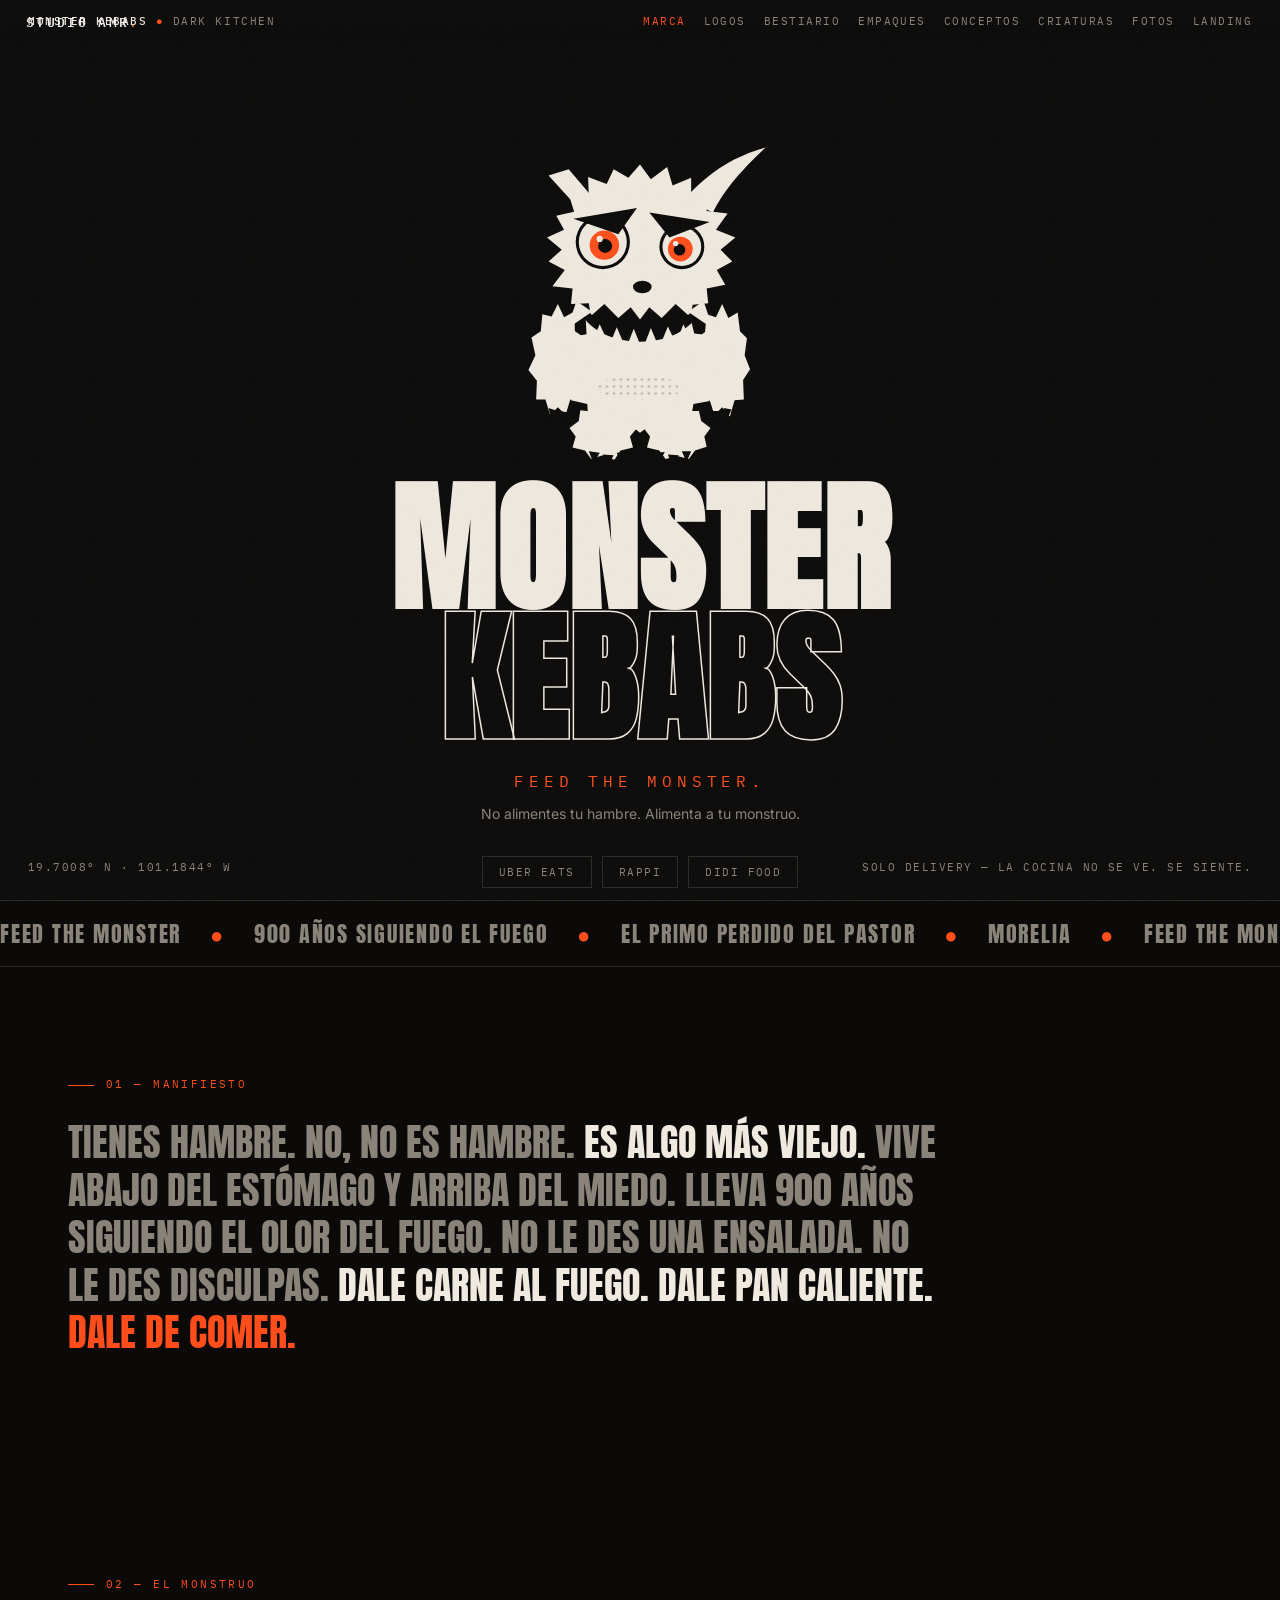
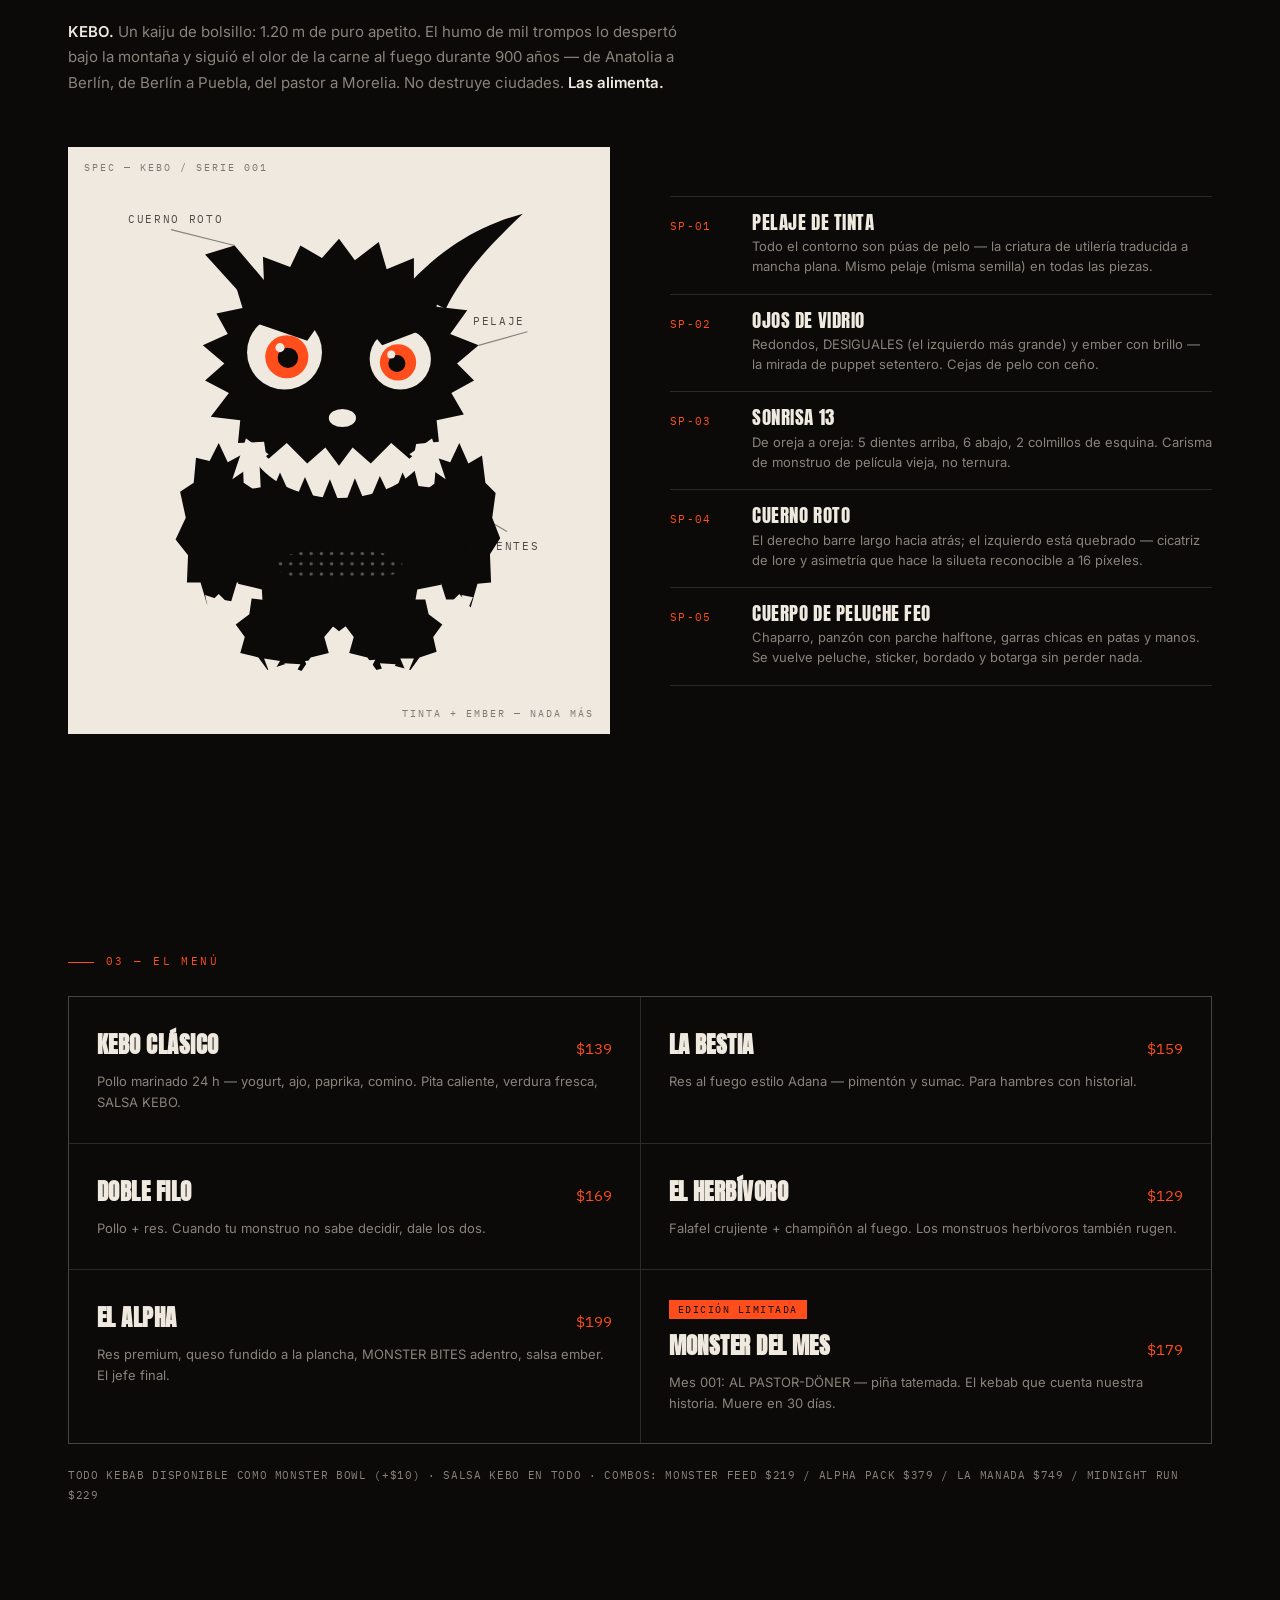
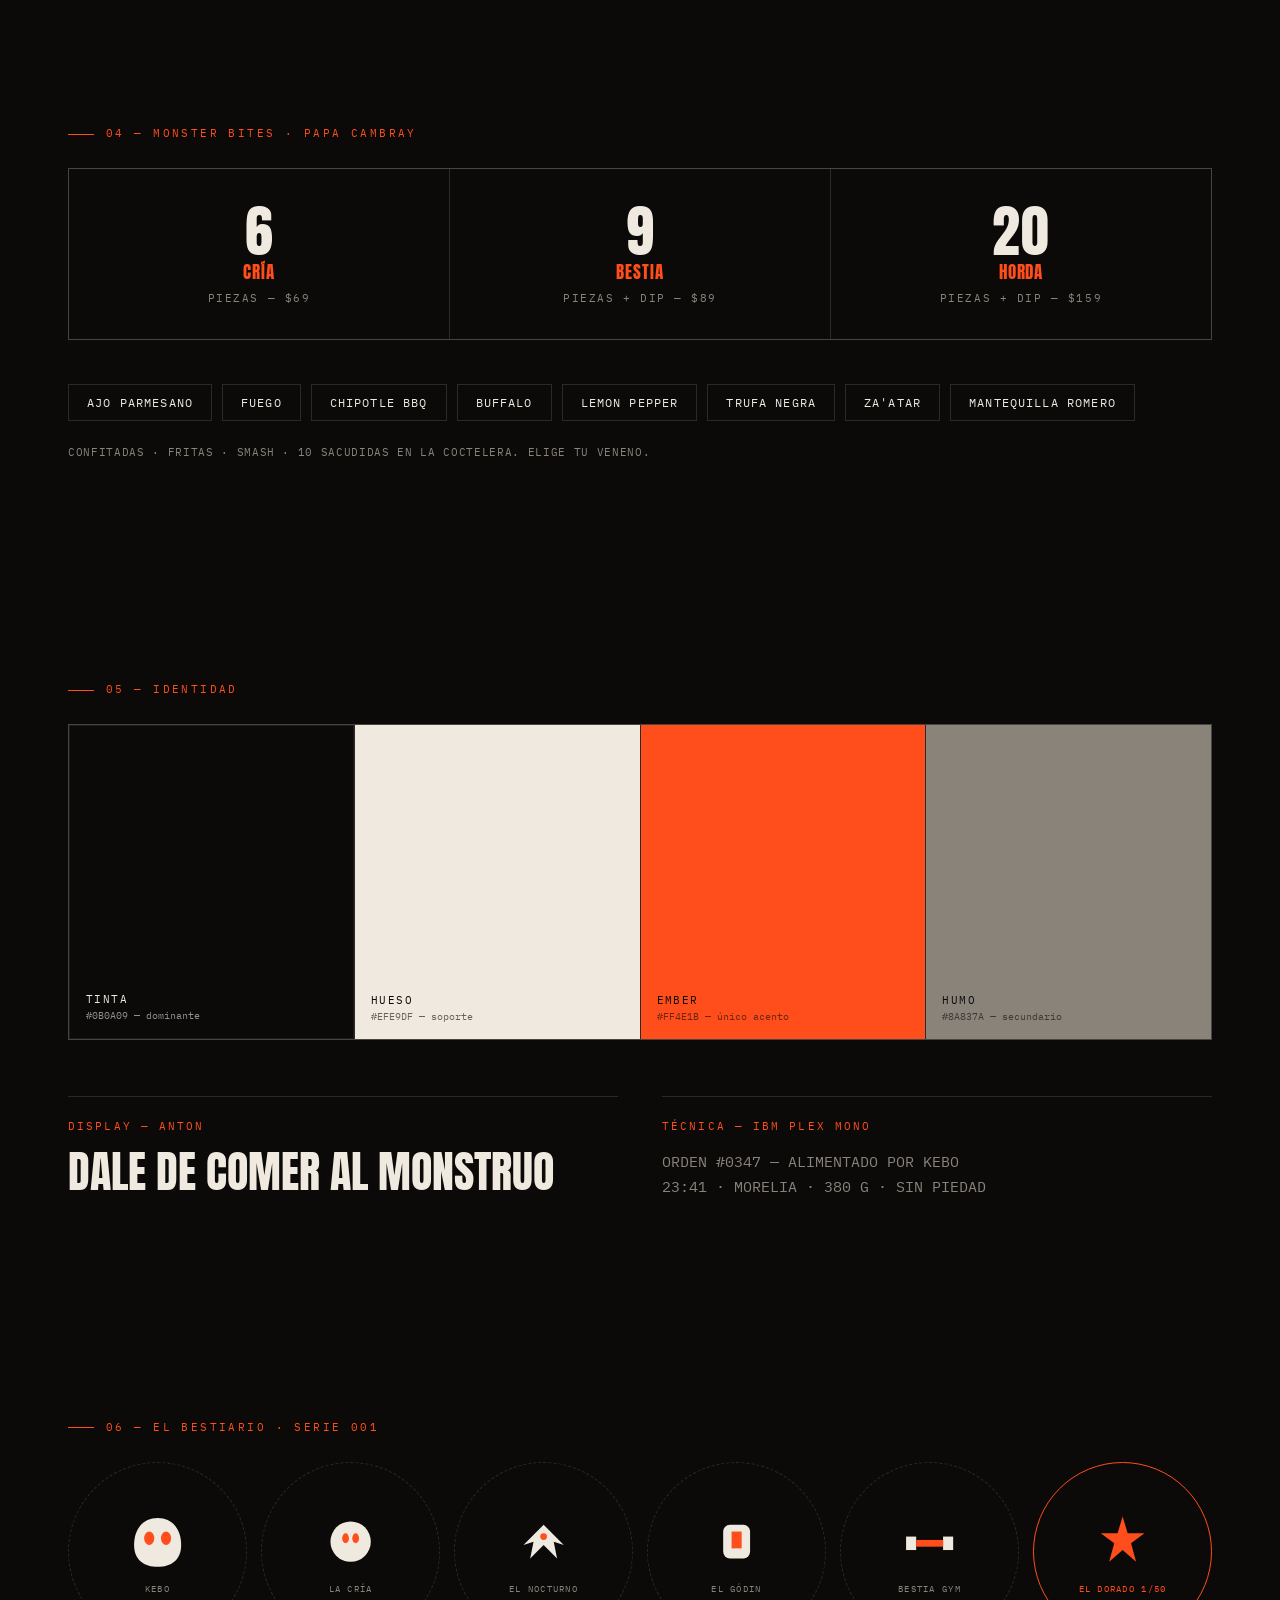
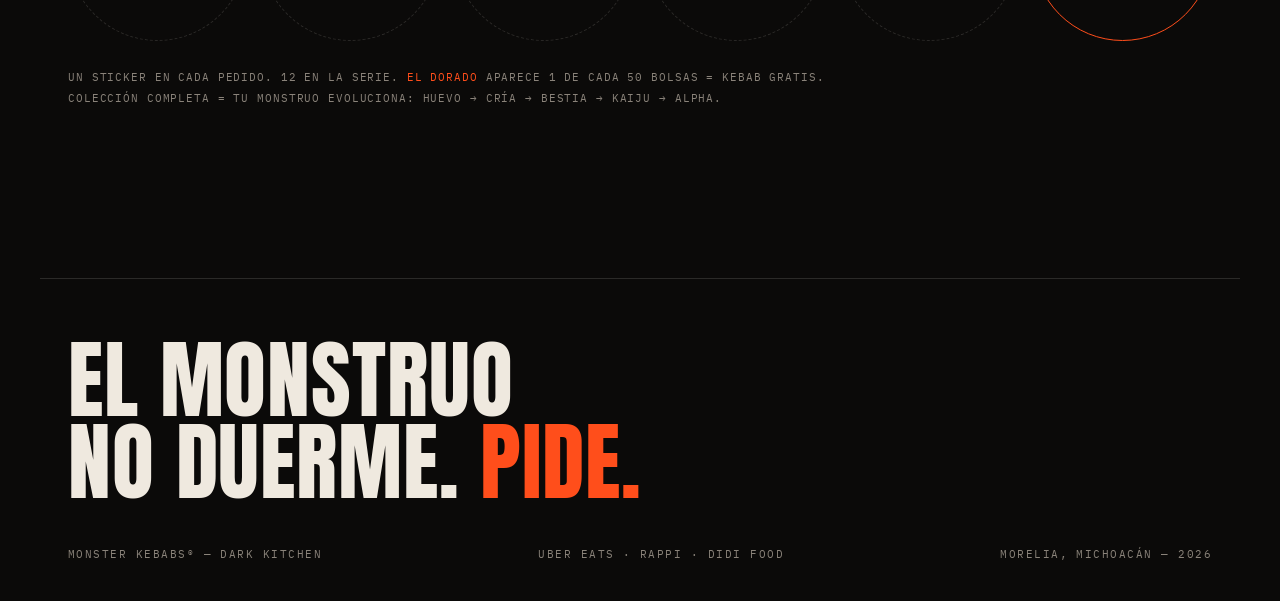
<file: index.html>
<!DOCTYPE html>
<html lang="es">
<head>
<meta charset="UTF-8">
<meta name="viewport" content="width=device-width, initial-scale=1.0">
<title>MONSTER KEBABS — FEED THE MONSTER.</title>
<link rel="preconnect" href="https://fonts.googleapis.com">
<link rel="preconnect" href="https://fonts.gstatic.com" crossorigin>
<link href="https://fonts.googleapis.com/css2?family=Anton&family=IBM+Plex+Mono:wght@400;500&family=Inter:wght@400;500;600&display=swap" rel="stylesheet">
<style>
  :root{
    --tinta:#0B0A09;
    --tinta2:#141210;
    --hueso:#EFE9DF;
    --humo:#8A837A;
    --ember:#FF4E1B;
    --line:rgba(239,233,223,.14);
  }
  *{margin:0;padding:0;box-sizing:border-box}
  html{scroll-behavior:smooth}
  body{
    background:var(--tinta);
    color:var(--hueso);
    font-family:'Inter',sans-serif;
    -webkit-font-smoothing:antialiased;
    overflow-x:hidden;
  }
  ::selection{background:var(--ember);color:var(--tinta)}
  .mono{font-family:'IBM Plex Mono',monospace}
  .display{font-family:'Anton',sans-serif;text-transform:uppercase;line-height:.92;letter-spacing:.01em}

  /* grain */
  body::after{
    content:"";position:fixed;inset:0;pointer-events:none;z-index:999;opacity:.05;
    background-image:url("data:image/svg+xml,%3Csvg xmlns='http://www.w3.org/2000/svg' width='160' height='160'%3E%3Cfilter id='n'%3E%3CfeTurbulence type='fractalNoise' baseFrequency='0.9' numOctaves='2'/%3E%3C/filter%3E%3Crect width='160' height='160' filter='url(%23n)' opacity='1'/%3E%3C/svg%3E");
  }

  /* topbar */
  .topbar{
    position:fixed;top:0;left:0;right:0;z-index:100;
    display:flex;justify-content:space-between;align-items:center;
    padding:14px 28px;font-size:11px;letter-spacing:.14em;
    color:var(--humo);text-transform:uppercase;
    background:linear-gradient(var(--tinta) 60%,transparent);
  }
  .topbar b{color:var(--hueso);font-weight:500}
  .topbar .dot{color:var(--ember)}
  .nav{display:flex;gap:18px;flex-wrap:wrap}
  .nav a{color:var(--humo);text-decoration:none;font-size:10.5px;letter-spacing:.14em;transition:.2s}
  .nav a:hover{color:var(--ember)}
  .nav a.on{color:var(--ember)}
  @media(max-width:820px){.topbar{flex-direction:column;align-items:flex-start;background:var(--tinta)}}

  section{max-width:1200px;margin:0 auto;padding:110px 28px}
  .label{
    font-family:'IBM Plex Mono',monospace;font-size:11px;letter-spacing:.22em;
    text-transform:uppercase;color:var(--ember);margin-bottom:28px;
  }
  .label::before{content:"";display:inline-block;width:26px;height:1px;background:var(--ember);vertical-align:middle;margin-right:12px}

  /* HERO */
  .hero{
    min-height:100vh;display:flex;flex-direction:column;justify-content:center;align-items:center;
    text-align:center;padding-top:120px;position:relative;
  }
  .hero .kebo-wrap{width:min(310px,60vw);margin-bottom:8px}
  .hero h1{font-size:clamp(64px,11vw,150px);color:var(--hueso)}
  .hero h1 .k2{display:block;color:transparent;-webkit-text-stroke:1.5px var(--hueso)}
  .hero .tag{
    font-family:'IBM Plex Mono',monospace;font-size:clamp(13px,1.6vw,16px);
    letter-spacing:.3em;color:var(--ember);margin-top:26px;text-transform:uppercase;
  }
  .hero .sub{color:var(--humo);font-size:14px;margin-top:14px;max-width:420px}
  .hero .plats{display:flex;gap:10px;margin-top:34px;flex-wrap:wrap;justify-content:center}
  .hero .plats span{
    font-family:'IBM Plex Mono',monospace;font-size:10.5px;letter-spacing:.14em;
    border:1px solid var(--line);padding:8px 16px;color:var(--humo);text-transform:uppercase;
  }
  .hero .coords{position:absolute;bottom:26px;left:0;right:0;display:flex;justify-content:space-between;
    padding:0 28px;font-size:10.5px;color:var(--humo);letter-spacing:.14em}

  /* marquee */
  .marquee{border-top:1px solid var(--line);border-bottom:1px solid var(--line);overflow:hidden;padding:16px 0;white-space:nowrap}
  .marquee-inner{display:inline-block;animation:mq 26s linear infinite;font-family:'Anton',sans-serif;font-size:22px;letter-spacing:.08em;color:var(--humo)}
  .marquee-inner em{color:var(--ember);font-style:normal;margin:0 22px}
  @keyframes mq{from{transform:translateX(0)}to{transform:translateX(-50%)}}

  /* MANIFIESTO */
  .manifiesto p{
    font-size:clamp(22px,3.4vw,38px);font-family:'Anton',sans-serif;text-transform:uppercase;
    line-height:1.25;max-width:880px;color:var(--humo);
  }
  .manifiesto p b{color:var(--hueso);font-weight:400}
  .manifiesto p .fire{color:var(--ember)}

  /* MONSTRUO */
  .monstruo-grid{display:grid;grid-template-columns:1fr 1fr;gap:60px;align-items:center}
  .kebo-card{background:var(--hueso);padding:44px;position:relative}
  .kebo-card svg{width:100%;display:block}
  .kebo-card .serial{position:absolute;top:14px;left:16px;font-size:10px;letter-spacing:.2em;color:rgba(11,10,9,.5)}
  .kebo-card .serial2{position:absolute;bottom:14px;right:16px;font-size:10px;letter-spacing:.2em;color:rgba(11,10,9,.5)}
  .callouts{list-style:none;display:flex;flex-direction:column;gap:0}
  .callouts li{
    display:grid;grid-template-columns:64px 1fr;gap:18px;align-items:baseline;
    padding:17px 0;border-bottom:1px solid var(--line);
  }
  .callouts li:first-child{border-top:1px solid var(--line)}
  .callouts .idx{font-family:'IBM Plex Mono',monospace;font-size:11px;color:var(--ember);letter-spacing:.12em}
  .callouts .name{font-family:'Anton',sans-serif;font-size:19px;text-transform:uppercase;letter-spacing:.03em}
  .callouts .desc{color:var(--humo);font-size:13px;margin-top:5px;line-height:1.55}
  .monstruo-intro{color:var(--humo);font-size:15px;line-height:1.7;max-width:640px;margin-bottom:52px}
  .monstruo-intro b{color:var(--hueso);font-weight:600}

  /* MENÚ */
  .menu-grid{display:grid;grid-template-columns:repeat(2,1fr);gap:1px;background:var(--line);border:1px solid var(--line)}
  .menu-item{background:var(--tinta);padding:30px 28px;display:flex;flex-direction:column;gap:9px;transition:background .3s}
  .menu-item:hover{background:var(--tinta2)}
  .menu-item .row{display:flex;justify-content:space-between;align-items:baseline;gap:14px}
  .menu-item h3{font-family:'Anton',sans-serif;font-size:23px;text-transform:uppercase;letter-spacing:.02em}
  .menu-item .price{font-family:'IBM Plex Mono',monospace;font-size:15px;color:var(--ember)}
  .menu-item p{color:var(--humo);font-size:13px;line-height:1.6}
  .menu-item .chip{font-family:'IBM Plex Mono',monospace;font-size:9.5px;letter-spacing:.16em;color:var(--tinta);
    background:var(--ember);display:inline-block;padding:3px 9px;width:fit-content;text-transform:uppercase}
  .menu-note{font-family:'IBM Plex Mono',monospace;font-size:11px;color:var(--humo);margin-top:22px;letter-spacing:.06em;line-height:1.8}

  /* BITES */
  .bites-sizes{display:grid;grid-template-columns:repeat(3,1fr);gap:1px;background:var(--line);border:1px solid var(--line);margin-bottom:44px}
  .bites-sizes .size{background:var(--tinta);padding:34px 24px;text-align:center}
  .bites-sizes .n{font-family:'Anton',sans-serif;font-size:56px;color:var(--hueso);line-height:1}
  .bites-sizes .nm{font-family:'Anton',sans-serif;font-size:17px;color:var(--ember);text-transform:uppercase;margin-top:6px;letter-spacing:.05em}
  .bites-sizes .pz{font-family:'IBM Plex Mono',monospace;font-size:11px;color:var(--humo);margin-top:10px;letter-spacing:.14em}
  .sazon{display:flex;flex-wrap:wrap;gap:10px}
  .sazon span{
    font-family:'IBM Plex Mono',monospace;font-size:11.5px;letter-spacing:.1em;text-transform:uppercase;
    border:1px solid var(--line);padding:10px 18px;color:var(--hueso);transition:.25s;cursor:default;
  }
  .sazon span:hover{border-color:var(--ember);color:var(--ember)}

  /* IDENTIDAD */
  .paleta{display:grid;grid-template-columns:repeat(4,1fr);gap:1px;background:var(--line);border:1px solid var(--line);margin-bottom:56px}
  .swatch{aspect-ratio:1/1.1;padding:16px;display:flex;flex-direction:column;justify-content:flex-end}
  .swatch .sn{font-family:'IBM Plex Mono',monospace;font-size:10.5px;letter-spacing:.14em;text-transform:uppercase}
  .swatch .sx{font-family:'IBM Plex Mono',monospace;font-size:10px;opacity:.6;margin-top:3px}
  .type-spec{display:grid;grid-template-columns:1fr 1fr;gap:44px}
  .type-spec .cell{border-top:1px solid var(--line);padding-top:22px}
  .type-spec .tname{font-family:'IBM Plex Mono',monospace;font-size:10.5px;color:var(--ember);letter-spacing:.2em;text-transform:uppercase;margin-bottom:16px}
  .type-spec .sample-a{font-family:'Anton',sans-serif;font-size:44px;text-transform:uppercase;line-height:1}
  .type-spec .sample-b{font-family:'IBM Plex Mono',monospace;font-size:15px;line-height:1.7;color:var(--humo)}

  /* STICKERS */
  .stickers{display:grid;grid-template-columns:repeat(6,1fr);gap:14px}
  .sticker{
    aspect-ratio:1;border:1px dashed var(--line);border-radius:50%;
    display:flex;flex-direction:column;align-items:center;justify-content:center;gap:8px;
    transition:.3s;
  }
  .sticker:hover{border-color:var(--ember)}
  .sticker svg{width:38%;}
  .sticker .stn{font-family:'IBM Plex Mono',monospace;font-size:9px;letter-spacing:.14em;color:var(--humo);text-transform:uppercase;text-align:center;padding:0 6px}
  .sticker.gold{border:1px solid var(--ember)}
  .sticker.gold .stn{color:var(--ember)}
  .stickers-note{font-family:'IBM Plex Mono',monospace;font-size:11px;color:var(--humo);margin-top:26px;letter-spacing:.08em;line-height:1.9}
  .stickers-note em{color:var(--ember);font-style:normal}

  /* FOOTER */
  footer{border-top:1px solid var(--line);padding:60px 28px 40px;max-width:1200px;margin:60px auto 0}
  footer .big{font-family:'Anton',sans-serif;font-size:clamp(40px,7vw,86px);text-transform:uppercase;line-height:.95}
  footer .big span{color:var(--ember)}
  .foot-meta{display:flex;justify-content:space-between;flex-wrap:wrap;gap:14px;margin-top:44px;
    font-family:'IBM Plex Mono',monospace;font-size:10.5px;color:var(--humo);letter-spacing:.14em;text-transform:uppercase}

  /* reveal */
  .rv{opacity:0;transform:translateY(26px);transition:opacity .8s ease,transform .8s ease}
  .rv.on{opacity:1;transform:none}

  @media(max-width:820px){
    .monstruo-grid{grid-template-columns:1fr;gap:44px}
    .menu-grid{grid-template-columns:1fr}
    .type-spec{grid-template-columns:1fr}
    .stickers{grid-template-columns:repeat(3,1fr)}
    .paleta{grid-template-columns:repeat(2,1fr)}
    .bites-sizes{grid-template-columns:1fr}
    section{padding:80px 20px}
  }
</style>
</head>
<body>

<div class="topbar mono">
  <div><b>MONSTER KEBABS</b><span class="dot"> ●</span> DARK KITCHEN</div>
  <nav class="nav">
    <a href="index.html" class="on">MARCA</a><a href="logos.html">LOGOS</a><a href="bestiario.html">BESTIARIO</a>
    <a href="empaques.html">EMPAQUES</a><a href="conceptos.html">CONCEPTOS</a><a href="criaturas.html">CRIATURAS</a><a href="fotos.html">FOTOS</a><a href="landing.html">LANDING</a>
  </nav>
</div>

<!-- ══════════════ HERO ══════════════ -->
<div class="hero">
  <div class="kebo-wrap">
    <!-- KEBO v3 — la criatura peluda en tinta plana · hueso sobre tinta -->
    <svg viewBox="0 0 400 440" xmlns="http://www.w3.org/2000/svg" aria-label="KEBO">
      <defs>
        <pattern id="ht-h" width="9" height="9" patternUnits="userSpaceOnUse">
          <circle cx="4.5" cy="4.5" r="1.5" fill="#0B0A09" opacity=".28"/>
        </pattern>
      </defs>
      <g fill="#EFE9DF">
        <!-- brazos -->
        <path d="M94,222 L102,239 L115,232 L116,257 L128,265 L123,288 L130,306 L121,321 L122,345 L110,345 L104,365 L94,355 L84,365 L78,345 L66,345 L67,321 L56,307 L65,288 L60,265 L72,257 L74,235 L86,238 Z"/>
        <path d="M306,222 L314,240 L326,233 L329,257 L338,266 L335,288 L342,306 L333,320 L334,345 L322,346 L316,367 L306,355 L296,365 L290,346 L279,343 L279,320 L271,306 L277,288 L273,266 L284,258 L286,235 L298,239 Z"/>
        <!-- piernas -->
        <path d="M152,350 L164,360 L181,359 L183,373 L197,381 L187,393 L191,407 L175,411 L167,423 L152,417 L137,422 L129,411 L113,407 L117,393 L109,382 L121,373 L123,359 L140,361 Z"/>
        <path d="M248,351 L260,360 L276,360 L279,373 L291,382 L283,393 L286,406 L271,411 L263,422 L248,418 L233,422 L225,411 L209,407 L213,393 L204,381 L218,373 L220,360 L236,361 Z"/>
        <!-- cuerpo -->
        <path d="M200,225 L216,237 L235,230 L245,245 L266,244 L270,260 L295,263 L286,282 L305,291 L291,306 L304,320 L285,330 L290,347 L269,351 L266,368 L246,368 L235,381 L216,376 L200,388 L184,375 L164,383 L154,368 L133,368 L132,351 L111,346 L115,330 L97,320 L110,306 L97,292 L115,282 L108,265 L131,261 L130,241 L155,245 L165,230 L184,235 Z"/>
        <!-- cuernos: der largo, izq roto -->
        <path d="M258,86 C292,48 326,30 362,20 C328,52 308,76 294,104 Z"/>
        <path d="M142,88 L108,48 L82,56 L122,100 Z"/>
        <!-- cabeza -->
        <path d="M200,42 L214,61 L235,45 L242,69 L266,59 L266,83 L288,83 L286,102 L313,105 L298,126 L323,136 L304,152 L319,167 L299,178 L310,197 L286,202 L288,221 L268,223 L264,242 L242,235 L235,259 L215,245 L200,263 L185,245 L166,257 L157,237 L137,241 L134,221 L111,222 L113,202 L87,199 L103,178 L82,167 L99,152 L80,136 L102,126 L92,108 L115,103 L108,80 L134,83 L133,58 L157,67 L166,48 L185,59 Z"/>
      </g>
      <!-- panza halftone -->
      <ellipse cx="200" cy="330" rx="56" ry="15" fill="url(#ht-h)"/>
      <!-- ojos de vidrio (desiguales) -->
      <circle cx="152" cy="142" r="35" fill="#0B0A09"/>
      <circle cx="254" cy="148" r="29" fill="#0B0A09"/>
      <circle cx="152" cy="142" r="31" fill="#EFE9DF"/>
      <circle cx="254" cy="148" r="25" fill="#EFE9DF"/>
      <circle cx="154" cy="146" r="19" fill="#FF4E1B"/>
      <circle cx="252" cy="151" r="16" fill="#FF4E1B"/>
      <circle cx="155" cy="147" r="9" fill="#0B0A09"/>
      <circle cx="251" cy="152" r="7.5" fill="#0B0A09"/>
      <circle cx="148" cy="138" r="4" fill="#EFE9DF"/>
      <circle cx="246" cy="144" r="3.5" fill="#EFE9DF"/>
      <!-- cejas de pelo (ceño puppet) -->
      <path d="M114,112 L196,98 L172,132 Z" fill="#0B0A09"/>
      <path d="M290,116 L212,104 L238,136 Z" fill="#0B0A09"/>
      <!-- nariz -->
      <ellipse cx="203" cy="200" rx="12" ry="8" fill="#0B0A09"/>
      <!-- sonrisa 13 -->
      <path d="M118,218 L138,236 L154,222 L172,240 L188,226 L200,242 L212,226 L228,240 L246,222 L262,236 L282,218 C268,288 132,288 118,218 Z" fill="#0B0A09"/>
      <g fill="#EFE9DF">
        <path d="M138,272 L148,248 L158,270 Z"/>
        <path d="M160,276 L170,252 L180,275 Z"/>
        <path d="M182,279 L192,254 L202,279 Z"/>
        <path d="M204,279 L214,253 L224,277 Z"/>
        <path d="M226,275 L236,251 L246,272 Z"/>
        <path d="M248,269 L256,248 L264,265 Z"/>
        <path d="M118,218 L106,254 L138,232 Z"/>
        <path d="M282,218 L294,254 L262,232 Z"/>
      </g>
      <!-- garras hueso -->
      <g fill="#0B0A09">
        <path d="M82,356 L86,374 L94,360 Z"/><path d="M96,360 L102,376 L108,362 Z"/>
        <path d="M292,360 L298,376 L304,360 Z"/><path d="M308,356 L312,372 L318,358 Z"/>
        <path d="M134,412 L140,428 L148,414 Z"/><path d="M152,416 L158,432 L166,417 Z"/><path d="M170,414 L176,428 L182,413 Z"/>
        <path d="M218,414 L224,428 L232,413 Z"/><path d="M236,416 L242,432 L250,417 Z"/><path d="M254,412 L260,426 L266,412 Z"/>
      </g>
    </svg>
  </div>
  <h1 class="display">MONSTER<span class="k2">KEBABS</span></h1>
  <div class="tag">FEED THE MONSTER.</div>
  <p class="sub">No alimentes tu hambre. Alimenta a tu monstruo.</p>
  <div class="plats mono">
    <span>UBER EATS</span><span>RAPPI</span><span>DIDI FOOD</span>
  </div>
  <div class="coords mono">
    <span>19.7008° N · 101.1844° W</span>
    <span>SOLO DELIVERY — LA COCINA NO SE VE. SE SIENTE.</span>
  </div>
</div>

<div class="marquee">
  <div class="marquee-inner">
    FEED THE MONSTER <em>●</em> 900 AÑOS SIGUIENDO EL FUEGO <em>●</em> EL PRIMO PERDIDO DEL PASTOR <em>●</em> MORELIA <em>●</em>
    FEED THE MONSTER <em>●</em> 900 AÑOS SIGUIENDO EL FUEGO <em>●</em> EL PRIMO PERDIDO DEL PASTOR <em>●</em> MORELIA <em>●</em>
  </div>
</div>

<!-- ══════════════ MANIFIESTO ══════════════ -->
<section class="manifiesto rv">
  <div class="label">01 — MANIFIESTO</div>
  <p>
    Tienes hambre. No, no es hambre. <b>Es algo más viejo.</b> Vive abajo del estómago y arriba
    del miedo. Lleva 900 años siguiendo el olor del fuego. No le des una ensalada.
    No le des disculpas. <b>Dale carne al fuego. Dale pan caliente.</b>
    <span class="fire">Dale de comer.</span>
  </p>
</section>

<!-- ══════════════ EL MONSTRUO ══════════════ -->
<section class="rv">
  <div class="label">02 — EL MONSTRUO</div>
  <p class="monstruo-intro">
    <b>KEBO.</b> Un kaiju de bolsillo: 1.20 m de puro apetito. El humo de mil trompos lo despertó
    bajo la montaña y siguió el olor de la carne al fuego durante 900 años — de Anatolia a Berlín,
    de Berlín a Puebla, del pastor a Morelia. No destruye ciudades. <b>Las alimenta.</b>
  </p>
  <div class="monstruo-grid">
    <div class="kebo-card">
      <div class="serial mono">SPEC — KEBO / SERIE 001</div>
      <!-- KEBO v3 — versión tinta sobre hueso (canon) -->
      <svg viewBox="0 0 400 440" xmlns="http://www.w3.org/2000/svg" aria-label="KEBO spec">
        <defs>
          <pattern id="ht-t" width="9" height="9" patternUnits="userSpaceOnUse">
            <circle cx="4.5" cy="4.5" r="1.5" fill="#EFE9DF" opacity=".35"/>
          </pattern>
        </defs>
        <g fill="#0B0A09">
          <path d="M94,222 L102,239 L115,232 L116,257 L128,265 L123,288 L130,306 L121,321 L122,345 L110,345 L104,365 L94,355 L84,365 L78,345 L66,345 L67,321 L56,307 L65,288 L60,265 L72,257 L74,235 L86,238 Z"/>
          <path d="M306,222 L314,240 L326,233 L329,257 L338,266 L335,288 L342,306 L333,320 L334,345 L322,346 L316,367 L306,355 L296,365 L290,346 L279,343 L279,320 L271,306 L277,288 L273,266 L284,258 L286,235 L298,239 Z"/>
          <path d="M152,350 L164,360 L181,359 L183,373 L197,381 L187,393 L191,407 L175,411 L167,423 L152,417 L137,422 L129,411 L113,407 L117,393 L109,382 L121,373 L123,359 L140,361 Z"/>
          <path d="M248,351 L260,360 L276,360 L279,373 L291,382 L283,393 L286,406 L271,411 L263,422 L248,418 L233,422 L225,411 L209,407 L213,393 L204,381 L218,373 L220,360 L236,361 Z"/>
          <path d="M200,225 L216,237 L235,230 L245,245 L266,244 L270,260 L295,263 L286,282 L305,291 L291,306 L304,320 L285,330 L290,347 L269,351 L266,368 L246,368 L235,381 L216,376 L200,388 L184,375 L164,383 L154,368 L133,368 L132,351 L111,346 L115,330 L97,320 L110,306 L97,292 L115,282 L108,265 L131,261 L130,241 L155,245 L165,230 L184,235 Z"/>
          <path d="M258,86 C292,48 326,30 362,20 C328,52 308,76 294,104 Z"/>
          <path d="M142,88 L108,48 L82,56 L122,100 Z"/>
          <path d="M200,42 L214,61 L235,45 L242,69 L266,59 L266,83 L288,83 L286,102 L313,105 L298,126 L323,136 L304,152 L319,167 L299,178 L310,197 L286,202 L288,221 L268,223 L264,242 L242,235 L235,259 L215,245 L200,263 L185,245 L166,257 L157,237 L137,241 L134,221 L111,222 L113,202 L87,199 L103,178 L82,167 L99,152 L80,136 L102,126 L92,108 L115,103 L108,80 L134,83 L133,58 L157,67 L166,48 L185,59 Z"/>
        </g>
        <ellipse cx="200" cy="330" rx="56" ry="15" fill="url(#ht-t)"/>
        <!-- ojos de vidrio (desiguales) -->
        <circle cx="152" cy="142" r="33" fill="#EFE9DF"/>
        <circle cx="254" cy="148" r="27" fill="#EFE9DF"/>
        <circle cx="154" cy="146" r="19" fill="#FF4E1B"/>
        <circle cx="252" cy="151" r="16" fill="#FF4E1B"/>
        <circle cx="155" cy="147" r="9" fill="#0B0A09"/>
        <circle cx="251" cy="152" r="7.5" fill="#0B0A09"/>
        <circle cx="148" cy="138" r="4" fill="#EFE9DF"/>
        <circle cx="246" cy="144" r="3.5" fill="#EFE9DF"/>
        <!-- cejas de pelo -->
        <path d="M114,112 L196,98 L172,132 Z" fill="#0B0A09"/>
        <path d="M290,116 L212,104 L238,136 Z" fill="#0B0A09"/>
        <!-- nariz -->
        <ellipse cx="203" cy="200" rx="12" ry="8" fill="#EFE9DF"/>
        <!-- sonrisa 13 -->
        <path d="M118,218 L138,236 L154,222 L172,240 L188,226 L200,242 L212,226 L228,240 L246,222 L262,236 L282,218 C268,288 132,288 118,218 Z" fill="#EFE9DF"/>
        <g fill="#0B0A09">
          <path d="M138,272 L148,248 L158,270 Z"/>
          <path d="M160,276 L170,252 L180,275 Z"/>
          <path d="M182,279 L192,254 L202,279 Z"/>
          <path d="M204,279 L214,253 L224,277 Z"/>
          <path d="M226,275 L236,251 L246,272 Z"/>
          <path d="M248,269 L256,248 L264,265 Z"/>
        </g>
        <g fill="#EFE9DF">
          <path d="M118,218 L106,254 L138,232 Z"/>
          <path d="M282,218 L294,254 L262,232 Z"/>
        </g>
        <!-- garras -->
        <g fill="#EFE9DF">
          <path d="M82,356 L86,374 L94,360 Z"/><path d="M96,360 L102,376 L108,362 Z"/>
          <path d="M292,360 L298,376 L304,360 Z"/><path d="M308,356 L312,372 L318,358 Z"/>
          <path d="M134,412 L140,428 L148,414 Z"/><path d="M152,416 L158,432 L166,417 Z"/><path d="M170,414 L176,428 L182,413 Z"/>
          <path d="M218,414 L224,428 L232,413 Z"/><path d="M236,416 L242,432 L250,417 Z"/><path d="M254,412 L260,426 L266,412 Z"/>
        </g>
        <!-- líneas de anotación -->
        <g stroke="#0B0A09" stroke-width="1" opacity=".45">
          <line x1="108" y1="48" x2="52" y2="34"/>
          <line x1="286" y1="264" x2="348" y2="300"/>
          <line x1="323" y1="136" x2="366" y2="124"/>
        </g>
        <g font-family="IBM Plex Mono,monospace" font-size="9.5" fill="#0B0A09" opacity=".7" letter-spacing="1.5">
          <text x="14" y="28">CUERNO ROTO</text>
          <text x="300" y="316">13 DIENTES</text>
          <text x="318" y="118">PELAJE</text>
        </g>
      </svg>
      <div class="serial2 mono">TINTA + EMBER — NADA MÁS</div>
    </div>
    <ul class="callouts">
      <li><span class="idx mono">SP-01</span><div><div class="name display">Pelaje de tinta</div><div class="desc">Todo el contorno son púas de pelo — la criatura de utilería traducida a mancha plana. Mismo pelaje (misma semilla) en todas las piezas.</div></div></li>
      <li><span class="idx mono">SP-02</span><div><div class="name display">Ojos de vidrio</div><div class="desc">Redondos, DESIGUALES (el izquierdo más grande) y ember con brillo — la mirada de puppet setentero. Cejas de pelo con ceño.</div></div></li>
      <li><span class="idx mono">SP-03</span><div><div class="name display">Sonrisa 13</div><div class="desc">De oreja a oreja: 5 dientes arriba, 6 abajo, 2 colmillos de esquina. Carisma de monstruo de película vieja, no ternura.</div></div></li>
      <li><span class="idx mono">SP-04</span><div><div class="name display">Cuerno roto</div><div class="desc">El derecho barre largo hacia atrás; el izquierdo está quebrado — cicatriz de lore y asimetría que hace la silueta reconocible a 16 píxeles.</div></div></li>
      <li><span class="idx mono">SP-05</span><div><div class="name display">Cuerpo de peluche feo</div><div class="desc">Chaparro, panzón con parche halftone, garras chicas en patas y manos. Se vuelve peluche, sticker, bordado y botarga sin perder nada.</div></div></li>
    </ul>
  </div>
</section>

<!-- ══════════════ MENÚ ══════════════ -->
<section class="rv">
  <div class="label">03 — EL MENÚ</div>
  <div class="menu-grid">
    <div class="menu-item"><div class="row"><h3>Kebo Clásico</h3><span class="price mono">$139</span></div><p>Pollo marinado 24 h — yogurt, ajo, paprika, comino. Pita caliente, verdura fresca, SALSA KEBO.</p></div>
    <div class="menu-item"><div class="row"><h3>La Bestia</h3><span class="price mono">$159</span></div><p>Res al fuego estilo Adana — pimentón y sumac. Para hambres con historial.</p></div>
    <div class="menu-item"><div class="row"><h3>Doble Filo</h3><span class="price mono">$169</span></div><p>Pollo + res. Cuando tu monstruo no sabe decidir, dale los dos.</p></div>
    <div class="menu-item"><div class="row"><h3>El Herbívoro</h3><span class="price mono">$129</span></div><p>Falafel crujiente + champiñón al fuego. Los monstruos herbívoros también rugen.</p></div>
    <div class="menu-item"><div class="row"><h3>El Alpha</h3><span class="price mono">$199</span></div><p>Res premium, queso fundido a la plancha, MONSTER BITES adentro, salsa ember. El jefe final.</p></div>
    <div class="menu-item"><span class="chip">EDICIÓN LIMITADA</span><div class="row"><h3>Monster del Mes</h3><span class="price mono">$179</span></div><p>Mes 001: AL PASTOR-DÖNER — piña tatemada. El kebab que cuenta nuestra historia. Muere en 30 días.</p></div>
  </div>
  <p class="menu-note">TODO KEBAB DISPONIBLE COMO MONSTER BOWL (+$10) · SALSA KEBO EN TODO · COMBOS: MONSTER FEED $219 / ALPHA PACK $379 / LA MANADA $749 / MIDNIGHT RUN $229</p>
</section>

<!-- ══════════════ MONSTER BITES ══════════════ -->
<section class="rv">
  <div class="label">04 — MONSTER BITES · PAPA CAMBRAY</div>
  <div class="bites-sizes">
    <div class="size"><div class="n display">6</div><div class="nm display">Cría</div><div class="pz mono">PIEZAS — $69</div></div>
    <div class="size"><div class="n display">9</div><div class="nm display">Bestia</div><div class="pz mono">PIEZAS + DIP — $89</div></div>
    <div class="size"><div class="n display">20</div><div class="nm display">Horda</div><div class="pz mono">PIEZAS + DIP — $159</div></div>
  </div>
  <div class="sazon">
    <span>Ajo Parmesano</span><span>Fuego</span><span>Chipotle BBQ</span><span>Buffalo</span>
    <span>Lemon Pepper</span><span>Trufa Negra</span><span>Za'atar</span><span>Mantequilla Romero</span>
  </div>
  <p class="menu-note">CONFITADAS · FRITAS · SMASH · 10 SACUDIDAS EN LA COCTELERA. ELIGE TU VENENO.</p>
</section>

<!-- ══════════════ IDENTIDAD ══════════════ -->
<section class="rv">
  <div class="label">05 — IDENTIDAD</div>
  <div class="paleta">
    <div class="swatch" style="background:#0B0A09;border:1px solid rgba(239,233,223,.08)"><span class="sn" style="color:#EFE9DF">TINTA</span><span class="sx" style="color:#EFE9DF">#0B0A09 — dominante</span></div>
    <div class="swatch" style="background:#EFE9DF"><span class="sn" style="color:#0B0A09">HUESO</span><span class="sx" style="color:#0B0A09">#EFE9DF — soporte</span></div>
    <div class="swatch" style="background:#FF4E1B"><span class="sn" style="color:#0B0A09">EMBER</span><span class="sx" style="color:#0B0A09">#FF4E1B — único acento</span></div>
    <div class="swatch" style="background:#8A837A"><span class="sn" style="color:#0B0A09">HUMO</span><span class="sx" style="color:#0B0A09">#8A837A — secundario</span></div>
  </div>
  <div class="type-spec">
    <div class="cell">
      <div class="tname mono">DISPLAY — ANTON</div>
      <div class="sample-a">Dale de comer al monstruo</div>
    </div>
    <div class="cell">
      <div class="tname mono">TÉCNICA — IBM PLEX MONO</div>
      <div class="sample-b">ORDEN #0347 — ALIMENTADO POR KEBO<br>23:41 · MORELIA · 380 G · SIN PIEDAD</div>
    </div>
  </div>
</section>

<!-- ══════════════ COLECCIONABLES ══════════════ -->
<section class="rv">
  <div class="label">06 — EL BESTIARIO · SERIE 001</div>
  <div class="stickers">
    <div class="sticker">
      <svg viewBox="0 0 40 40"><path d="M20,6 C11,6 6,13 6,22 C6,31 12,35 20,35 C28,35 34,31 34,22 C34,13 29,6 20,6 Z" fill="#EFE9DF"/><ellipse cx="15" cy="18" rx="3" ry="4" fill="#FF4E1B"/><ellipse cx="25" cy="18" rx="3" ry="4" fill="#FF4E1B"/></svg>
      <span class="stn">Kebo</span>
    </div>
    <div class="sticker">
      <svg viewBox="0 0 40 40"><circle cx="20" cy="20" r="12" fill="#EFE9DF"/><ellipse cx="17" cy="18" rx="2" ry="3" fill="#FF4E1B"/><ellipse cx="23" cy="18" rx="2" ry="3" fill="#FF4E1B"/></svg>
      <span class="stn">La Cría</span>
    </div>
    <div class="sticker">
      <svg viewBox="0 0 40 40"><path d="M20,10 L8,22 L14,20 L12,30 L20,22 L28,30 L26,20 L32,22 Z" fill="#EFE9DF"/><circle cx="20" cy="17" r="2" fill="#FF4E1B"/></svg>
      <span class="stn">El Nocturno</span>
    </div>
    <div class="sticker">
      <svg viewBox="0 0 40 40"><rect x="12" y="10" width="16" height="20" rx="4" fill="#EFE9DF"/><rect x="17" y="14" width="6" height="10" fill="#FF4E1B"/></svg>
      <span class="stn">El Gódin</span>
    </div>
    <div class="sticker">
      <svg viewBox="0 0 40 40"><rect x="6" y="17" width="6" height="8" fill="#EFE9DF"/><rect x="28" y="17" width="6" height="8" fill="#EFE9DF"/><rect x="12" y="19" width="16" height="4" fill="#FF4E1B"/></svg>
      <span class="stn">Bestia Gym</span>
    </div>
    <div class="sticker gold">
      <svg viewBox="0 0 40 40"><path d="M20,5 L23,15 L33,15 L25,21 L28,32 L20,25 L12,32 L15,21 L7,15 L17,15 Z" fill="#FF4E1B"/></svg>
      <span class="stn">El Dorado 1/50</span>
    </div>
  </div>
  <p class="stickers-note">
    UN STICKER EN CADA PEDIDO. 12 EN LA SERIE. <em>EL DORADO</em> APARECE 1 DE CADA 50 BOLSAS = KEBAB GRATIS.<br>
    COLECCIÓN COMPLETA = TU MONSTRUO EVOLUCIONA: HUEVO → CRÍA → BESTIA → KAIJU → ALPHA.
  </p>
</section>

<!-- ══════════════ FOOTER ══════════════ -->
<footer class="rv">
  <div class="big display">El monstruo<br>no duerme.<span> Pide.</span></div>
  <div class="foot-meta mono">
    <span>MONSTER KEBABS® — DARK KITCHEN</span>
    <span>UBER EATS · RAPPI · DIDI FOOD</span>
    <span>MORELIA, MICHOACÁN — 2026</span>
  </div>
</footer>

<script>
  const io = new IntersectionObserver(es => {
    es.forEach(e => { if (e.isIntersecting) { e.target.classList.add('on'); io.unobserve(e.target); } });
  }, { threshold: 0.12 });
  document.querySelectorAll('.rv').forEach(el => io.observe(el));
</script>
<!-- STUDIO AMR — sello de estudio -->
<a href="https://studioamr.github.io/portafolio/" target="_blank" rel="noopener" class="studio-amr" aria-label="Studio AMR — ver portafolio"><span class="t">Studio AMR</span><i>.</i></a>
<style>
.studio-amr{position:fixed;top:16px;left:clamp(16px,4vw,26px);z-index:2147483000;font-family:'IBM Plex Mono',ui-monospace,SFMono-Regular,Menlo,monospace;font-size:13px;font-weight:600;letter-spacing:.18em;text-transform:uppercase;text-decoration:none;white-space:nowrap;line-height:1;opacity:.9;transition:opacity .25s ease}
.studio-amr .t{color:#fff;mix-blend-mode:difference}
.studio-amr i{font-style:normal;color:#C96F2B}
.studio-amr:hover{opacity:1}
@media(max-width:600px){.studio-amr{font-size:11px;top:12px;letter-spacing:.13em}}
</style>
<!-- /STUDIO AMR -->

</body>
</html>
</file>
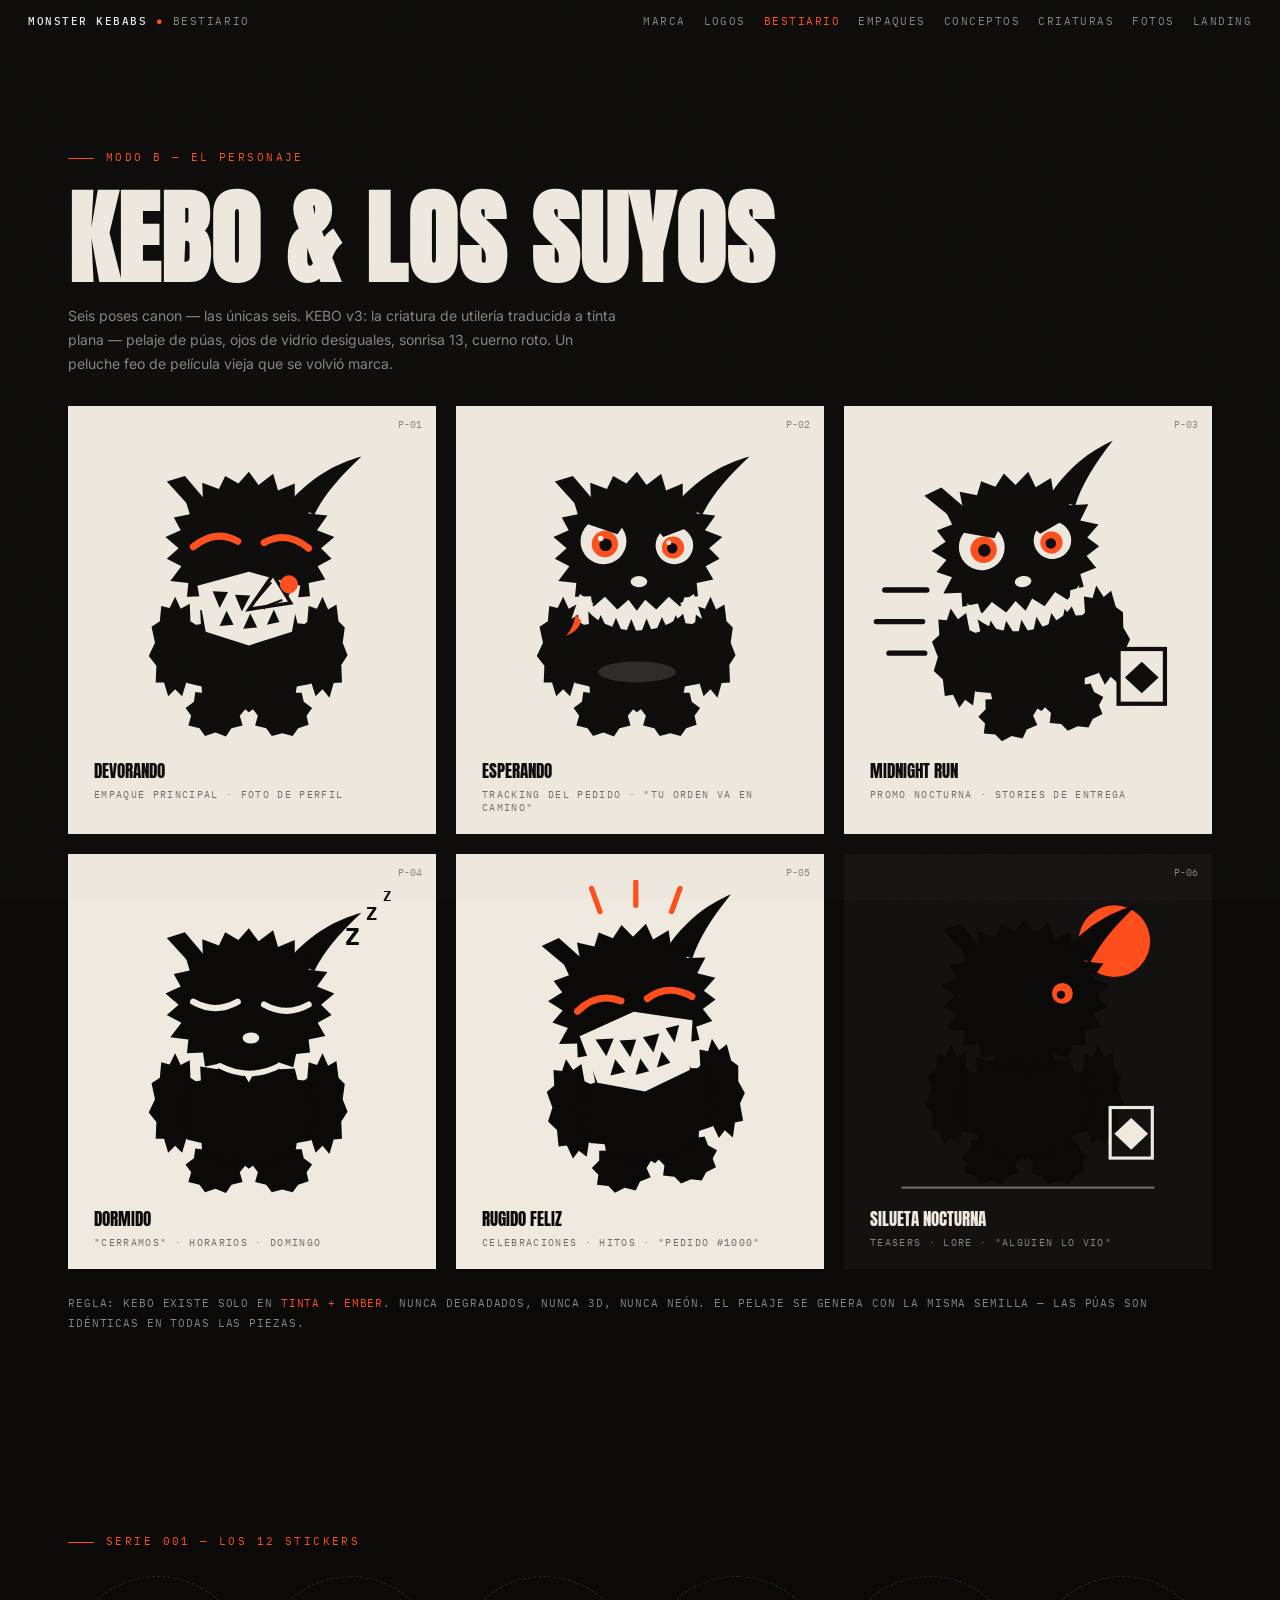
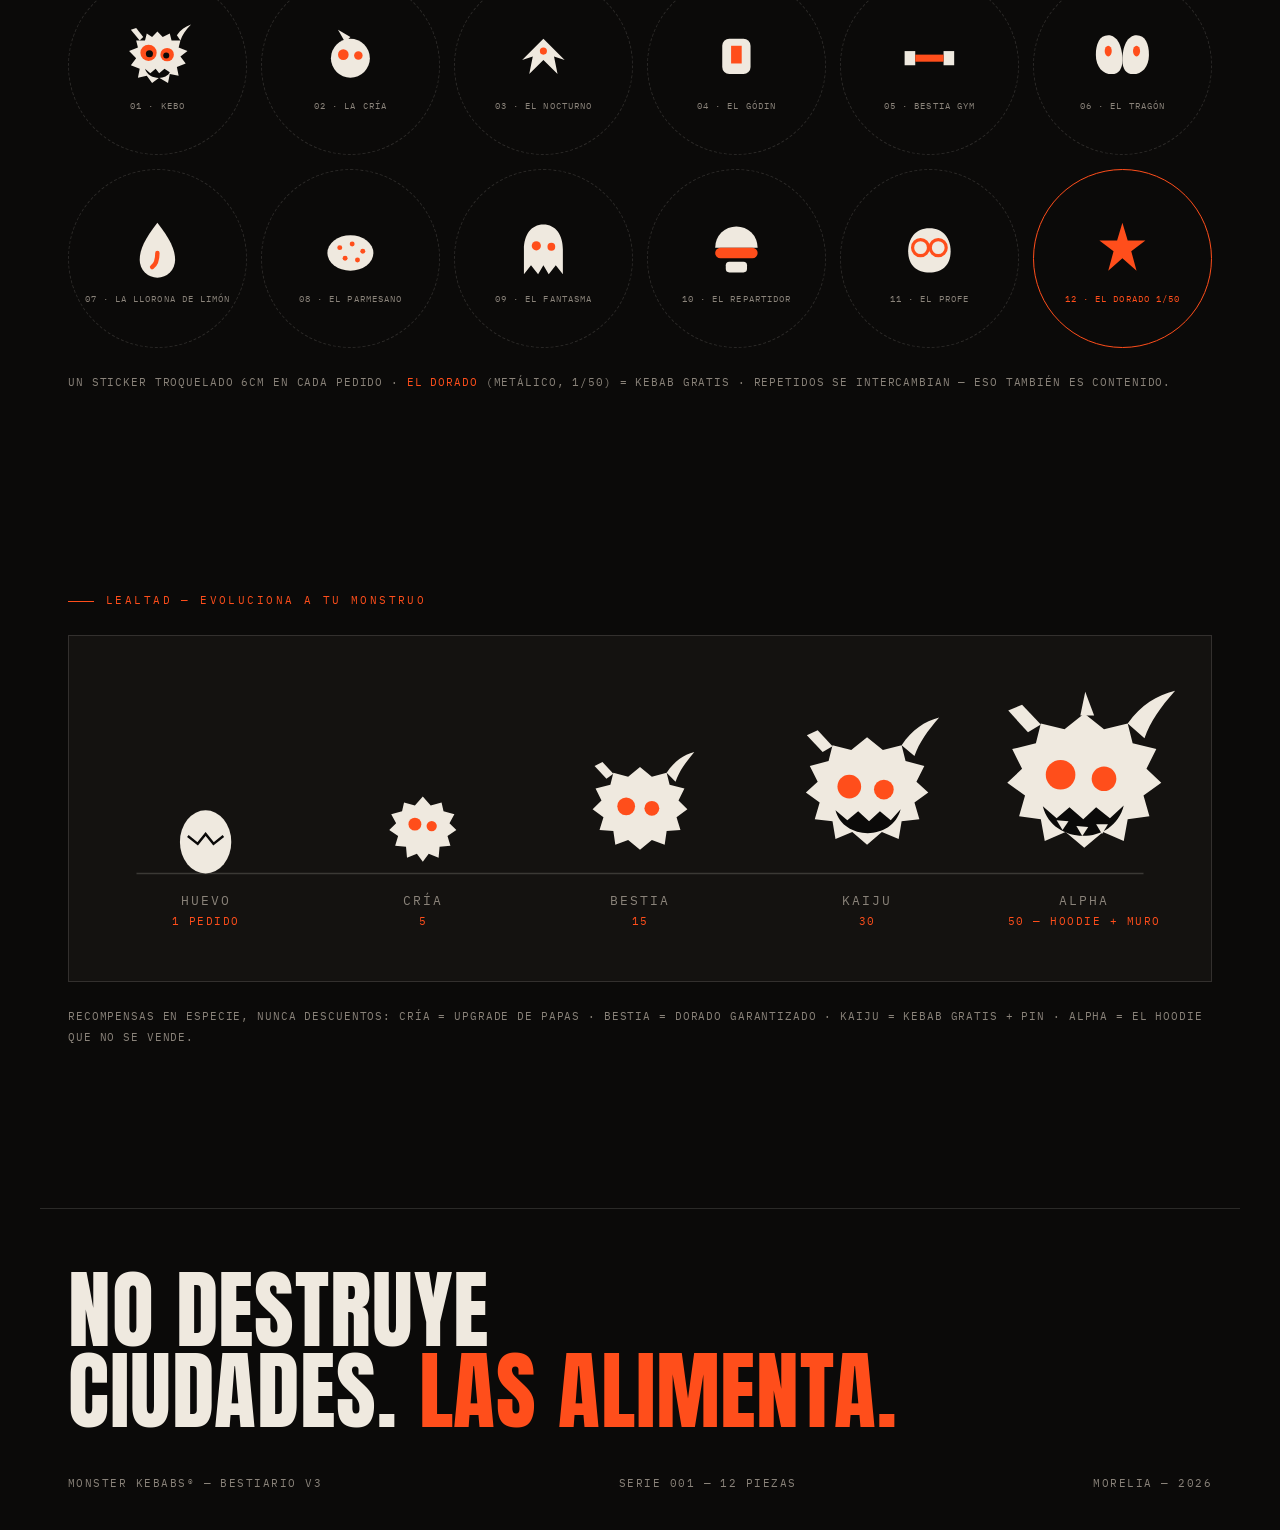
<file: bestiario.html>
<!DOCTYPE html>
<html lang="es">
<head>
<meta charset="UTF-8">
<meta name="viewport" content="width=device-width, initial-scale=1.0">
<title>BESTIARIO — MONSTER KEBABS</title>
<link rel="preconnect" href="https://fonts.googleapis.com">
<link rel="preconnect" href="https://fonts.gstatic.com" crossorigin>
<link href="https://fonts.googleapis.com/css2?family=Anton&family=IBM+Plex+Mono:wght@400;500&family=Inter:wght@400;500;600&display=swap" rel="stylesheet">
<link rel="stylesheet" href="brand.css">
<style>
  .poses{display:grid;grid-template-columns:repeat(3,1fr);gap:20px}
  .pose{background:var(--hueso);position:relative;padding:26px 26px 20px}
  .pose svg{width:100%;display:block}
  .pose .pname{font-family:'Anton',sans-serif;font-size:17px;text-transform:uppercase;color:var(--tinta);margin-top:10px}
  .pose .puse{font-family:'IBM Plex Mono',monospace;font-size:9.5px;letter-spacing:.14em;color:rgba(11,10,9,.55);text-transform:uppercase;margin-top:4px}
  .pose .pnum{position:absolute;top:12px;right:14px;font-family:'IBM Plex Mono',monospace;font-size:10px;color:rgba(11,10,9,.45)}
  .stickers{display:grid;grid-template-columns:repeat(6,1fr);gap:14px}
  .sticker{aspect-ratio:1;border:1px dashed var(--line);border-radius:50%;display:flex;flex-direction:column;align-items:center;justify-content:center;gap:8px;transition:.3s}
  .sticker:hover{border-color:var(--ember)}
  .sticker svg{width:40%}
  .sticker .stn{font-family:'IBM Plex Mono',monospace;font-size:9px;letter-spacing:.12em;color:var(--humo);text-transform:uppercase;text-align:center;padding:0 6px}
  .sticker.gold{border:1px solid var(--ember)}
  .sticker.gold .stn{color:var(--ember)}
  .evo{background:var(--tinta2);border:1px solid var(--line);padding:44px 28px}
  .evo svg{width:100%;display:block}
  @media(max-width:820px){.poses{grid-template-columns:1fr}.stickers{grid-template-columns:repeat(3,1fr)}}
</style>
</head>
<body>

<div class="topbar">
  <div><b>MONSTER KEBABS</b><span class="dot"> ●</span> BESTIARIO</div>
  <nav class="nav">
    <a href="index.html">MARCA</a><a href="logos.html">LOGOS</a><a href="bestiario.html" class="on">BESTIARIO</a>
    <a href="empaques.html">EMPAQUES</a><a href="conceptos.html">CONCEPTOS</a><a href="criaturas.html">CRIATURAS</a><a href="fotos.html">FOTOS</a><a href="landing.html">LANDING</a>
  </nav>
</div>

<section class="page-head">
  <div class="label">MODO B — EL PERSONAJE</div>
  <h1 class="display">Kebo &amp; los suyos</h1>
  <p class="sub">Seis poses canon — las únicas seis. KEBO v3: la criatura de utilería traducida a tinta plana —
  pelaje de púas, ojos de vidrio desiguales, sonrisa 13, cuerno roto. Un peluche feo de película vieja
  que se volvió marca.</p>
</section>

<!-- ══════ POSES CANON ══════ -->
<section class="rv" style="padding-top:0">
  <div class="poses">

    <!-- P1 DEVORANDO -->
    <div class="pose">
      <span class="pnum">P-01</span>
      <svg viewBox="0 0 300 300" xmlns="http://www.w3.org/2000/svg">
        <g transform="translate(15,10) scale(0.66)">
          <g fill="#0B0A09">
            <path d="M94,222 L102,239 L115,232 L116,257 L128,265 L123,288 L130,306 L121,321 L122,345 L110,345 L104,365 L94,355 L84,365 L78,345 L66,345 L67,321 L56,307 L65,288 L60,265 L72,257 L74,235 L86,238 Z"/>
            <path d="M306,222 L314,240 L326,233 L329,257 L338,266 L335,288 L342,306 L333,320 L334,345 L322,346 L316,367 L306,355 L296,365 L290,346 L279,343 L279,320 L271,306 L277,288 L273,266 L284,258 L286,235 L298,239 Z"/>
            <path d="M152,350 L164,360 L181,359 L183,373 L197,381 L187,393 L191,407 L175,411 L167,423 L152,417 L137,422 L129,411 L113,407 L117,393 L109,382 L121,373 L123,359 L140,361 Z"/>
            <path d="M248,351 L260,360 L276,360 L279,373 L291,382 L283,393 L286,406 L271,411 L263,422 L248,418 L233,422 L225,411 L209,407 L213,393 L204,381 L218,373 L220,360 L236,361 Z"/>
            <path d="M200,225 L216,237 L235,230 L245,245 L266,244 L270,260 L295,263 L286,282 L305,291 L291,306 L304,320 L285,330 L290,347 L269,351 L266,368 L246,368 L235,381 L216,376 L200,388 L184,375 L164,383 L154,368 L133,368 L132,351 L111,346 L115,330 L97,320 L110,306 L97,292 L115,282 L108,265 L131,261 L130,241 L155,245 L165,230 L184,235 Z"/>
            <path d="M258,86 C292,48 326,30 362,20 C328,52 308,76 294,104 Z"/>
            <path d="M142,88 L108,48 L82,56 L122,100 Z"/>
            <path d="M200,42 L214,61 L235,45 L242,69 L266,59 L266,83 L288,83 L286,102 L313,105 L298,126 L323,136 L304,152 L319,167 L299,178 L310,197 L286,202 L288,221 L268,223 L264,242 L242,235 L235,259 L215,245 L200,263 L185,245 L166,257 L157,237 L137,241 L134,221 L111,222 L113,202 L87,199 L103,178 L82,167 L99,152 L80,136 L102,126 L92,108 L115,103 L108,80 L134,83 L133,58 L157,67 L166,48 L185,59 Z"/>
          </g>
          <!-- ojos cerrados de gusto -->
          <path d="M120,150 Q152,124 184,142" stroke="#FF4E1B" stroke-width="10" fill="none" stroke-linecap="round"/>
          <path d="M286,152 Q254,126 222,144" stroke="#FF4E1B" stroke-width="10" fill="none" stroke-linecap="round"/>
          <!-- fauces abiertas -->
          <path d="M126,206 L200,186 L274,206 L262,272 L200,292 L138,272 Z" fill="#EFE9DF"/>
          <g fill="#0B0A09">
            <path d="M148,214 L158,238 L170,215 Z"/><path d="M180,219 L190,243 L202,220 Z"/>
            <path d="M212,219 L222,241 L234,217 Z"/><path d="M244,212 L252,232 L262,210 Z"/>
            <path d="M158,264 L168,242 L178,262 Z"/><path d="M192,268 L202,246 L212,266 Z"/>
            <path d="M226,262 L236,240 L244,258 Z"/>
          </g>
          <!-- kebab entrando -->
          <g transform="rotate(-32 200 240)">
            <path d="M200,240 L256,216 L256,264 Z" fill="#EFE9DF" stroke="#0B0A09" stroke-width="5"/>
            <line x1="216" y1="234" x2="248" y2="224" stroke="#0B0A09" stroke-width="3"/>
            <line x1="218" y1="248" x2="248" y2="254" stroke="#0B0A09" stroke-width="3"/>
            <circle cx="268" cy="240" r="13" fill="#FF4E1B"/>
          </g>
        </g>
      </svg>
      <div class="pname">Devorando</div>
      <div class="puse">EMPAQUE PRINCIPAL · FOTO DE PERFIL</div>
    </div>

    <!-- P2 ESPERANDO -->
    <div class="pose">
      <span class="pnum">P-02</span>
      <svg viewBox="0 0 300 300" xmlns="http://www.w3.org/2000/svg">
        <g transform="translate(15,10) scale(0.66)">
          <g fill="#0B0A09">
            <path d="M94,222 L102,239 L115,232 L116,257 L128,265 L123,288 L130,306 L121,321 L122,345 L110,345 L104,365 L94,355 L84,365 L78,345 L66,345 L67,321 L56,307 L65,288 L60,265 L72,257 L74,235 L86,238 Z"/>
            <path d="M306,222 L314,240 L326,233 L329,257 L338,266 L335,288 L342,306 L333,320 L334,345 L322,346 L316,367 L306,355 L296,365 L290,346 L279,343 L279,320 L271,306 L277,288 L273,266 L284,258 L286,235 L298,239 Z"/>
            <path d="M152,350 L164,360 L181,359 L183,373 L197,381 L187,393 L191,407 L175,411 L167,423 L152,417 L137,422 L129,411 L113,407 L117,393 L109,382 L121,373 L123,359 L140,361 Z"/>
            <path d="M248,351 L260,360 L276,360 L279,373 L291,382 L283,393 L286,406 L271,411 L263,422 L248,418 L233,422 L225,411 L209,407 L213,393 L204,381 L218,373 L220,360 L236,361 Z"/>
            <path d="M200,225 L216,237 L235,230 L245,245 L266,244 L270,260 L295,263 L286,282 L305,291 L291,306 L304,320 L285,330 L290,347 L269,351 L266,368 L246,368 L235,381 L216,376 L200,388 L184,375 L164,383 L154,368 L133,368 L132,351 L111,346 L115,330 L97,320 L110,306 L97,292 L115,282 L108,265 L131,261 L130,241 L155,245 L165,230 L184,235 Z"/>
            <path d="M258,86 C292,48 326,30 362,20 C328,52 308,76 294,104 Z"/>
            <path d="M142,88 L108,48 L82,56 L122,100 Z"/>
            <path d="M200,42 L214,61 L235,45 L242,69 L266,59 L266,83 L288,83 L286,102 L313,105 L298,126 L323,136 L304,152 L319,167 L299,178 L310,197 L286,202 L288,221 L268,223 L264,242 L242,235 L235,259 L215,245 L200,263 L185,245 L166,257 L157,237 L137,241 L134,221 L111,222 L113,202 L87,199 L103,178 L82,167 L99,152 L80,136 L102,126 L92,108 L115,103 L108,80 L134,83 L133,58 L157,67 L166,48 L185,59 Z"/>
          </g>
          <ellipse cx="200" cy="330" rx="56" ry="15" fill="#EFE9DF" opacity=".14"/>
          <circle cx="152" cy="142" r="33" fill="#EFE9DF"/>
          <circle cx="254" cy="148" r="27" fill="#EFE9DF"/>
          <circle cx="154" cy="146" r="19" fill="#FF4E1B"/>
          <circle cx="252" cy="151" r="16" fill="#FF4E1B"/>
          <circle cx="155" cy="147" r="9" fill="#0B0A09"/>
          <circle cx="251" cy="152" r="7.5" fill="#0B0A09"/>
          <circle cx="148" cy="138" r="4" fill="#EFE9DF"/>
          <circle cx="246" cy="144" r="3.5" fill="#EFE9DF"/>
          <path d="M114,112 L196,98 L172,132 Z" fill="#0B0A09"/>
          <path d="M290,116 L212,104 L238,136 Z" fill="#0B0A09"/>
          <ellipse cx="203" cy="200" rx="12" ry="8" fill="#EFE9DF"/>
          <path d="M118,218 L138,236 L154,222 L172,240 L188,226 L200,242 L212,226 L228,240 L246,222 L262,236 L282,218 C268,288 132,288 118,218 Z" fill="#EFE9DF"/>
          <g fill="#0B0A09">
            <path d="M138,272 L148,248 L158,270 Z"/><path d="M160,276 L170,252 L180,275 Z"/>
            <path d="M182,279 L192,254 L202,279 Z"/><path d="M204,279 L214,253 L224,277 Z"/>
            <path d="M226,275 L236,251 L246,272 Z"/><path d="M248,269 L256,248 L264,265 Z"/>
          </g>
          <g fill="#EFE9DF">
            <path d="M118,218 L106,254 L138,232 Z"/>
            <path d="M282,218 L294,254 L262,232 Z"/>
          </g>
          <!-- baba ember -->
          <path d="M112,248 q-4,20 -14,30 q18,-6 22,-22 Z" fill="#FF4E1B"/>
        </g>
      </svg>
      <div class="pname">Esperando</div>
      <div class="puse">TRACKING DEL PEDIDO · "TU ORDEN VA EN CAMINO"</div>
    </div>

    <!-- P3 MIDNIGHT RUN -->
    <div class="pose">
      <span class="pnum">P-03</span>
      <svg viewBox="0 0 300 300" xmlns="http://www.w3.org/2000/svg">
        <g transform="translate(15,10) scale(0.66) rotate(-9 200 235)">
          <g fill="#0B0A09">
            <path d="M94,222 L102,239 L115,232 L116,257 L128,265 L123,288 L130,306 L121,321 L122,345 L110,345 L104,365 L94,355 L84,365 L78,345 L66,345 L67,321 L56,307 L65,288 L60,265 L72,257 L74,235 L86,238 Z"/>
            <path d="M306,222 L314,240 L326,233 L329,257 L338,266 L335,288 L342,306 L333,320 L334,345 L322,346 L316,367 L306,355 L296,365 L290,346 L279,343 L279,320 L271,306 L277,288 L273,266 L284,258 L286,235 L298,239 Z"/>
            <path d="M152,350 L164,360 L181,359 L183,373 L197,381 L187,393 L191,407 L175,411 L167,423 L152,417 L137,422 L129,411 L113,407 L117,393 L109,382 L121,373 L123,359 L140,361 Z"/>
            <path d="M248,351 L260,360 L276,360 L279,373 L291,382 L283,393 L286,406 L271,411 L263,422 L248,418 L233,422 L225,411 L209,407 L213,393 L204,381 L218,373 L220,360 L236,361 Z"/>
            <path d="M200,225 L216,237 L235,230 L245,245 L266,244 L270,260 L295,263 L286,282 L305,291 L291,306 L304,320 L285,330 L290,347 L269,351 L266,368 L246,368 L235,381 L216,376 L200,388 L184,375 L164,383 L154,368 L133,368 L132,351 L111,346 L115,330 L97,320 L110,306 L97,292 L115,282 L108,265 L131,261 L130,241 L155,245 L165,230 L184,235 Z"/>
            <path d="M258,86 C292,48 326,30 362,20 C328,52 308,76 294,104 Z"/>
            <path d="M142,88 L108,48 L82,56 L122,100 Z"/>
            <path d="M200,42 L214,61 L235,45 L242,69 L266,59 L266,83 L288,83 L286,102 L313,105 L298,126 L323,136 L304,152 L319,167 L299,178 L310,197 L286,202 L288,221 L268,223 L264,242 L242,235 L235,259 L215,245 L200,263 L185,245 L166,257 L157,237 L137,241 L134,221 L111,222 L113,202 L87,199 L103,178 L82,167 L99,152 L80,136 L102,126 L92,108 L115,103 L108,80 L134,83 L133,58 L157,67 L166,48 L185,59 Z"/>
          </g>
          <circle cx="152" cy="142" r="33" fill="#EFE9DF"/>
          <circle cx="254" cy="148" r="27" fill="#EFE9DF"/>
          <circle cx="154" cy="146" r="19" fill="#FF4E1B"/>
          <circle cx="252" cy="151" r="16" fill="#FF4E1B"/>
          <circle cx="155" cy="147" r="9" fill="#0B0A09"/>
          <circle cx="251" cy="152" r="7.5" fill="#0B0A09"/>
          <path d="M114,112 L196,98 L172,132 Z" fill="#0B0A09"/>
          <path d="M290,116 L212,104 L238,136 Z" fill="#0B0A09"/>
          <ellipse cx="203" cy="200" rx="12" ry="8" fill="#EFE9DF"/>
          <path d="M118,218 L138,236 L154,222 L172,240 L188,226 L200,242 L212,226 L228,240 L246,222 L262,236 L282,218 C268,288 132,288 118,218 Z" fill="#EFE9DF"/>
          <g fill="#0B0A09">
            <path d="M138,272 L148,248 L158,270 Z"/><path d="M160,276 L170,252 L180,275 Z"/>
            <path d="M182,279 L192,254 L202,279 Z"/><path d="M204,279 L214,253 L224,277 Z"/>
            <path d="M226,275 L236,251 L246,272 Z"/><path d="M248,269 L256,248 L264,265 Z"/>
          </g>
        </g>
        <!-- bolsa -->
        <rect x="236" y="206" width="44" height="52" fill="#EFE9DF" stroke="#0B0A09" stroke-width="4"/>
        <path d="M258,218 L274,233 L258,248 L242,233 Z" fill="#0B0A09"/>
        <!-- líneas de velocidad -->
        <g stroke="#0B0A09" stroke-width="5" stroke-linecap="round">
          <line x1="14" y1="150" x2="54" y2="150"/><line x1="6" y1="180" x2="50" y2="180"/><line x1="18" y1="210" x2="52" y2="210"/>
        </g>
      </svg>
      <div class="pname">Midnight Run</div>
      <div class="puse">PROMO NOCTURNA · STORIES DE ENTREGA</div>
    </div>

    <!-- P4 DORMIDO -->
    <div class="pose">
      <span class="pnum">P-04</span>
      <svg viewBox="0 0 300 300" xmlns="http://www.w3.org/2000/svg">
        <g transform="translate(15,18) scale(0.66)">
          <g fill="#0B0A09">
            <path d="M94,222 L102,239 L115,232 L116,257 L128,265 L123,288 L130,306 L121,321 L122,345 L110,345 L104,365 L94,355 L84,365 L78,345 L66,345 L67,321 L56,307 L65,288 L60,265 L72,257 L74,235 L86,238 Z"/>
            <path d="M306,222 L314,240 L326,233 L329,257 L338,266 L335,288 L342,306 L333,320 L334,345 L322,346 L316,367 L306,355 L296,365 L290,346 L279,343 L279,320 L271,306 L277,288 L273,266 L284,258 L286,235 L298,239 Z"/>
            <path d="M152,350 L164,360 L181,359 L183,373 L197,381 L187,393 L191,407 L175,411 L167,423 L152,417 L137,422 L129,411 L113,407 L117,393 L109,382 L121,373 L123,359 L140,361 Z"/>
            <path d="M248,351 L260,360 L276,360 L279,373 L291,382 L283,393 L286,406 L271,411 L263,422 L248,418 L233,422 L225,411 L209,407 L213,393 L204,381 L218,373 L220,360 L236,361 Z"/>
            <path d="M200,225 L216,237 L235,230 L245,245 L266,244 L270,260 L295,263 L286,282 L305,291 L291,306 L304,320 L285,330 L290,347 L269,351 L266,368 L246,368 L235,381 L216,376 L200,388 L184,375 L164,383 L154,368 L133,368 L132,351 L111,346 L115,330 L97,320 L110,306 L97,292 L115,282 L108,265 L131,261 L130,241 L155,245 L165,230 L184,235 Z"/>
            <path d="M258,86 C292,48 326,30 362,20 C328,52 308,76 294,104 Z"/>
            <path d="M142,88 L108,48 L82,56 L122,100 Z"/>
            <path d="M200,42 L214,61 L235,45 L242,69 L266,59 L266,83 L288,83 L286,102 L313,105 L298,126 L323,136 L304,152 L319,167 L299,178 L310,197 L286,202 L288,221 L268,223 L264,242 L242,235 L235,259 L215,245 L200,263 L185,245 L166,257 L157,237 L137,241 L134,221 L111,222 L113,202 L87,199 L103,178 L82,167 L99,152 L80,136 L102,126 L92,108 L115,103 L108,80 L134,83 L133,58 L157,67 L166,48 L185,59 Z"/>
          </g>
          <!-- ojos cerrados -->
          <path d="M120,148 Q152,166 184,148" stroke="#EFE9DF" stroke-width="9" fill="none" stroke-linecap="round"/>
          <path d="M222,152 Q254,170 286,152" stroke="#EFE9DF" stroke-width="9" fill="none" stroke-linecap="round"/>
          <ellipse cx="203" cy="200" rx="12" ry="8" fill="#EFE9DF"/>
          <!-- boca relajada con un colmillo -->
          <path d="M158,240 Q200,262 244,240" stroke="#EFE9DF" stroke-width="8" fill="none" stroke-linecap="round"/>
          <path d="M192,250 L200,264 L208,249 Z" fill="#EFE9DF"/>
        </g>
        <g font-family="IBM Plex Mono,monospace" fill="#0B0A09" font-weight="bold">
          <text x="238" y="62" font-size="24">Z</text>
          <text x="258" y="38" font-size="18">Z</text>
          <text x="274" y="20" font-size="13">Z</text>
        </g>
      </svg>
      <div class="pname">Dormido</div>
      <div class="puse">"CERRAMOS" · HORARIOS · DOMINGO</div>
    </div>

    <!-- P5 RUGIDO FELIZ -->
    <div class="pose">
      <span class="pnum">P-05</span>
      <svg viewBox="0 0 300 300" xmlns="http://www.w3.org/2000/svg">
        <g transform="translate(15,14) scale(0.66) rotate(-8 200 200)">
          <g fill="#0B0A09">
            <path d="M94,222 L102,239 L115,232 L116,257 L128,265 L123,288 L130,306 L121,321 L122,345 L110,345 L104,365 L94,355 L84,365 L78,345 L66,345 L67,321 L56,307 L65,288 L60,265 L72,257 L74,235 L86,238 Z"/>
            <path d="M306,222 L314,240 L326,233 L329,257 L338,266 L335,288 L342,306 L333,320 L334,345 L322,346 L316,367 L306,355 L296,365 L290,346 L279,343 L279,320 L271,306 L277,288 L273,266 L284,258 L286,235 L298,239 Z"/>
            <path d="M152,350 L164,360 L181,359 L183,373 L197,381 L187,393 L191,407 L175,411 L167,423 L152,417 L137,422 L129,411 L113,407 L117,393 L109,382 L121,373 L123,359 L140,361 Z"/>
            <path d="M248,351 L260,360 L276,360 L279,373 L291,382 L283,393 L286,406 L271,411 L263,422 L248,418 L233,422 L225,411 L209,407 L213,393 L204,381 L218,373 L220,360 L236,361 Z"/>
            <path d="M200,225 L216,237 L235,230 L245,245 L266,244 L270,260 L295,263 L286,282 L305,291 L291,306 L304,320 L285,330 L290,347 L269,351 L266,368 L246,368 L235,381 L216,376 L200,388 L184,375 L164,383 L154,368 L133,368 L132,351 L111,346 L115,330 L97,320 L110,306 L97,292 L115,282 L108,265 L131,261 L130,241 L155,245 L165,230 L184,235 Z"/>
            <path d="M258,86 C292,48 326,30 362,20 C328,52 308,76 294,104 Z"/>
            <path d="M142,88 L108,48 L82,56 L122,100 Z"/>
            <path d="M200,42 L214,61 L235,45 L242,69 L266,59 L266,83 L288,83 L286,102 L313,105 L298,126 L323,136 L304,152 L319,167 L299,178 L310,197 L286,202 L288,221 L268,223 L264,242 L242,235 L235,259 L215,245 L200,263 L185,245 L166,257 L157,237 L137,241 L134,221 L111,222 L113,202 L87,199 L103,178 L82,167 L99,152 L80,136 L102,126 L92,108 L115,103 L108,80 L134,83 L133,58 L157,67 L166,48 L185,59 Z"/>
          </g>
          <!-- ojos apretados -->
          <path d="M120,156 Q152,132 184,150" stroke="#FF4E1B" stroke-width="10" fill="none" stroke-linecap="round"/>
          <path d="M286,158 Q254,134 222,152" stroke="#FF4E1B" stroke-width="10" fill="none" stroke-linecap="round"/>
          <!-- fauces al cielo -->
          <path d="M118,192 L200,168 L282,192 L268,262 L200,284 L134,262 Z" fill="#EFE9DF"/>
          <g fill="#0B0A09">
            <path d="M140,200 L152,226 L166,202 Z"/><path d="M174,206 L186,232 L198,208 Z"/>
            <path d="M208,206 L220,230 L232,204 Z"/><path d="M242,198 L252,220 L262,196 Z"/>
            <path d="M154,254 L164,232 L176,252 Z"/><path d="M190,258 L200,236 L210,256 Z"/>
            <path d="M222,252 L232,230 L242,248 Z"/>
          </g>
        </g>
        <!-- líneas de rugido -->
        <g stroke="#FF4E1B" stroke-width="5" stroke-linecap="round">
          <line x1="112" y1="30" x2="104" y2="8"/><line x1="146" y1="24" x2="146" y2="2"/><line x1="180" y1="30" x2="188" y2="8"/>
        </g>
      </svg>
      <div class="pname">Rugido feliz</div>
      <div class="puse">CELEBRACIONES · HITOS · "PEDIDO #1000"</div>
    </div>

    <!-- P6 SILUETA NOCTURNA -->
    <div class="pose" style="background:var(--tinta2)">
      <span class="pnum" style="color:var(--humo)">P-06</span>
      <svg viewBox="0 0 300 300" xmlns="http://www.w3.org/2000/svg">
        <circle cx="232" cy="58" r="34" fill="#FF4E1B"/>
        <g transform="translate(15,10) scale(0.66)">
          <g fill="#0B0A09">
            <path d="M94,222 L102,239 L115,232 L116,257 L128,265 L123,288 L130,306 L121,321 L122,345 L110,345 L104,365 L94,355 L84,365 L78,345 L66,345 L67,321 L56,307 L65,288 L60,265 L72,257 L74,235 L86,238 Z"/>
            <path d="M306,222 L314,240 L326,233 L329,257 L338,266 L335,288 L342,306 L333,320 L334,345 L322,346 L316,367 L306,355 L296,365 L290,346 L279,343 L279,320 L271,306 L277,288 L273,266 L284,258 L286,235 L298,239 Z"/>
            <path d="M152,350 L164,360 L181,359 L183,373 L197,381 L187,393 L191,407 L175,411 L167,423 L152,417 L137,422 L129,411 L113,407 L117,393 L109,382 L121,373 L123,359 L140,361 Z"/>
            <path d="M248,351 L260,360 L276,360 L279,373 L291,382 L283,393 L286,406 L271,411 L263,422 L248,418 L233,422 L225,411 L209,407 L213,393 L204,381 L218,373 L220,360 L236,361 Z"/>
            <path d="M200,225 L216,237 L235,230 L245,245 L266,244 L270,260 L295,263 L286,282 L305,291 L291,306 L304,320 L285,330 L290,347 L269,351 L266,368 L246,368 L235,381 L216,376 L200,388 L184,375 L164,383 L154,368 L133,368 L132,351 L111,346 L115,330 L97,320 L110,306 L97,292 L115,282 L108,265 L131,261 L130,241 L155,245 L165,230 L184,235 Z"/>
            <path d="M258,86 C292,48 326,30 362,20 C328,52 308,76 294,104 Z"/>
            <path d="M142,88 L108,48 L82,56 L122,100 Z"/>
            <path d="M200,42 L214,61 L235,45 L242,69 L266,59 L266,83 L288,83 L286,102 L313,105 L298,126 L323,136 L304,152 L319,167 L299,178 L310,197 L286,202 L288,221 L268,223 L264,242 L242,235 L235,259 L215,245 L200,263 L185,245 L166,257 L157,237 L137,241 L134,221 L111,222 L113,202 L87,199 L103,178 L82,167 L99,152 L80,136 L102,126 L92,108 L115,103 L108,80 L134,83 L133,58 L157,67 L166,48 L185,59 Z"/>
          </g>
          <!-- solo un ojo ember -->
          <circle cx="254" cy="148" r="15" fill="#FF4E1B"/>
          <circle cx="252" cy="150" r="6" fill="#0B0A09"/>
        </g>
        <!-- bolsa -->
        <rect x="228" y="216" width="40" height="48" fill="none" stroke="#EFE9DF" stroke-width="3"/>
        <path d="M248,226 L264,241 L248,256 L232,241 Z" fill="#EFE9DF"/>
        <!-- piso -->
        <line x1="30" y1="292" x2="270" y2="292" stroke="#EFE9DF" stroke-width="2" opacity=".4"/>
      </svg>
      <div class="pname" style="color:var(--hueso)">Silueta nocturna</div>
      <div class="puse" style="color:var(--humo)">TEASERS · LORE · "ALGUIEN LO VIO"</div>
    </div>
  </div>
  <p class="note">REGLA: KEBO EXISTE SOLO EN <em>TINTA + EMBER</em>. NUNCA DEGRADADOS, NUNCA 3D, NUNCA NEÓN.
  EL PELAJE SE GENERA CON LA MISMA SEMILLA — LAS PÚAS SON IDÉNTICAS EN TODAS LAS PIEZAS.</p>
</section>

<!-- ══════ SERIE 001 COMPLETA ══════ -->
<section class="rv">
  <div class="label">SERIE 001 — LOS 12 STICKERS</div>
  <div class="stickers">
    <div class="sticker">
      <svg viewBox="0 0 40 40"><path d="M31,8 C33,5 36,3 39,2 C36,5 34,8 33,11 Z" fill="#EFE9DF"/><path d="M12,9 L8,4 L5,5 L10,11 Z" fill="#EFE9DF"/><path d="M20,6 L23,9 L27,7 L28,11 L33,11 L32,15 L37,17 L33,20 L36,24 L31,26 L32,31 L27,30 L26,35 L21,32 L17,35 L14,31 L9,32 L10,27 L5,25 L8,21 L4,17 L9,15 L8,11 L13,11 L14,7 L17,9 Z" fill="#EFE9DF"/><circle cx="15" cy="18" r="4.6" fill="#FF4E1B"/><circle cx="25.5" cy="19" r="3.8" fill="#FF4E1B"/><circle cx="15.5" cy="18.5" r="2" fill="#0B0A09"/><circle cx="25" cy="19.5" r="1.7" fill="#0B0A09"/><path d="M13,27 L16,29.5 L19,27 L21,29.5 L24,27 L27,29 C25,33.5 15,33.5 13,27 Z" fill="#0B0A09"/></svg>
      <span class="stn">01 · Kebo</span>
    </div>
    <div class="sticker">
      <svg viewBox="0 0 40 40"><circle cx="20" cy="21" r="11" fill="#EFE9DF"/><path d="M17,12 L13,5 L20,9 Z" fill="#EFE9DF"/><circle cx="16" cy="19" r="3" fill="#FF4E1B"/><circle cx="24.5" cy="19.5" r="2.4" fill="#FF4E1B"/></svg>
      <span class="stn">02 · La Cría</span>
    </div>
    <div class="sticker">
      <svg viewBox="0 0 40 40"><path d="M20,10 L8,22 L14,20 L12,30 L20,22 L28,30 L26,20 L32,22 Z" fill="#EFE9DF"/><circle cx="20" cy="17" r="2" fill="#FF4E1B"/></svg>
      <span class="stn">03 · El Nocturno</span>
    </div>
    <div class="sticker">
      <svg viewBox="0 0 40 40"><rect x="12" y="10" width="16" height="20" rx="4" fill="#EFE9DF"/><rect x="17" y="14" width="6" height="10" fill="#FF4E1B"/></svg>
      <span class="stn">04 · El Gódin</span>
    </div>
    <div class="sticker">
      <svg viewBox="0 0 40 40"><rect x="6" y="17" width="6" height="8" fill="#EFE9DF"/><rect x="28" y="17" width="6" height="8" fill="#EFE9DF"/><rect x="12" y="19" width="16" height="4" fill="#FF4E1B"/></svg>
      <span class="stn">05 · Bestia Gym</span>
    </div>
    <div class="sticker">
      <svg viewBox="0 0 40 40"><path d="M12,8 C7,8 5,13 5,19 C5,26 9,30 14,30 C18,30 20,27 20,22 C20,14 17,8 12,8 Z" fill="#EFE9DF"/><path d="M28,8 C23,8 20,14 20,22 C20,27 22,30 26,30 C31,30 35,26 35,19 C35,13 33,8 28,8 Z" fill="#EFE9DF"/><ellipse cx="12" cy="17" rx="2" ry="3" fill="#FF4E1B"/><ellipse cx="28" cy="17" rx="2" ry="3" fill="#FF4E1B"/></svg>
      <span class="stn">06 · El Tragón</span>
    </div>
    <div class="sticker">
      <svg viewBox="0 0 40 40"><path d="M20,5 C13,14 10,20 10,26 a10,10 0 0 0 20,0 C30,20 27,14 20,5 Z" fill="#EFE9DF"/><path d="M20,22 q0,6 -3,8" stroke="#FF4E1B" stroke-width="2.5" fill="none" stroke-linecap="round"/></svg>
      <span class="stn">07 · La Llorona de Limón</span>
    </div>
    <div class="sticker">
      <svg viewBox="0 0 40 40"><ellipse cx="20" cy="22" rx="13" ry="10" fill="#EFE9DF"/><g fill="#FF4E1B"><circle cx="14" cy="19" r="1.4"/><circle cx="21" cy="17" r="1.4"/><circle cx="27" cy="21" r="1.4"/><circle cx="17" cy="25" r="1.4"/><circle cx="24" cy="26" r="1.4"/></g></svg>
      <span class="stn">08 · El Parmesano</span>
    </div>
    <div class="sticker">
      <svg viewBox="0 0 40 40"><path d="M20,6 C13,6 9,12 9,20 L9,34 L13,29 L17,34 L20,29 L23,34 L27,29 L31,34 L31,20 C31,12 27,6 20,6 Z" fill="#EFE9DF"/><circle cx="16" cy="18" r="2.6" fill="#FF4E1B"/><circle cx="24.5" cy="18.5" r="2.2" fill="#FF4E1B"/></svg>
      <span class="stn">09 · El Fantasma</span>
    </div>
    <div class="sticker">
      <svg viewBox="0 0 40 40"><path d="M20,7 a12,12 0 0 1 12,12 L8,19 A12,12 0 0 1 20,7 Z" fill="#EFE9DF"/><rect x="8" y="19" width="24" height="6" rx="3" fill="#FF4E1B"/><rect x="14" y="27" width="12" height="6" rx="2" fill="#EFE9DF"/></svg>
      <span class="stn">10 · El Repartidor</span>
    </div>
    <div class="sticker">
      <svg viewBox="0 0 40 40"><path d="M20,8 C12,8 8,14 8,21 C8,29 13,33 20,33 C27,33 32,29 32,21 C32,14 28,8 20,8 Z" fill="#EFE9DF"/><circle cx="15" cy="19" r="4.5" fill="none" stroke="#FF4E1B" stroke-width="1.8"/><circle cx="25" cy="19" r="4.5" fill="none" stroke="#FF4E1B" stroke-width="1.8"/><line x1="19.5" y1="19" x2="20.5" y2="19" stroke="#FF4E1B" stroke-width="1.8"/></svg>
      <span class="stn">11 · El Profe</span>
    </div>
    <div class="sticker gold">
      <svg viewBox="0 0 40 40"><path d="M20,5 L23,15 L33,15 L25,21 L28,32 L20,25 L12,32 L15,21 L7,15 L17,15 Z" fill="#FF4E1B"/></svg>
      <span class="stn">12 · El Dorado 1/50</span>
    </div>
  </div>
  <p class="note">UN STICKER TROQUELADO 6CM EN CADA PEDIDO · <em>EL DORADO</em> (METÁLICO, 1/50) = KEBAB GRATIS ·
  REPETIDOS SE INTERCAMBIAN — ESO TAMBIÉN ES CONTENIDO.</p>
</section>

<!-- ══════ EVOLUCIÓN ══════ -->
<section class="rv">
  <div class="label">LEALTAD — EVOLUCIONA A TU MONSTRUO</div>
  <div class="evo">
    <svg viewBox="0 0 1100 260" xmlns="http://www.w3.org/2000/svg">
      <line x1="40" y1="196" x2="1060" y2="196" stroke="rgba(239,233,223,.18)" stroke-width="1.5"/>
      <!-- HUEVO -->
      <ellipse cx="110" cy="164" rx="26" ry="32" fill="#EFE9DF"/>
      <path d="M92,158 l10,8 8,-10 8,10 10,-8" stroke="#0B0A09" stroke-width="2.5" fill="none"/>
      <!-- CRÍA -->
      <path d="M330,118 L338,127 L349,124 L351,133 L362,136 L357,145 L364,152 L355,158 L358,168 L347,169 L346,180 L336,176 L330,184 L324,176 L314,180 L313,169 L302,168 L305,158 L296,152 L303,145 L298,136 L309,133 L311,124 L322,127 Z" fill="#EFE9DF"/>
      <circle cx="322" cy="146" r="6.5" fill="#FF4E1B"/>
      <circle cx="339" cy="148" r="5.2" fill="#FF4E1B"/>
      <!-- BESTIA -->
      <path d="M550,88 L562,98 L577,94 L580,106 L595,110 L589,122 L598,131 L587,139 L591,152 L577,153 L575,167 L562,162 L550,172 L538,162 L525,167 L523,153 L509,152 L513,139 L502,131 L511,122 L505,110 L520,106 L523,94 L538,98 Z" fill="#EFE9DF"/>
      <path d="M577,94 C585,82 594,76 605,73 C596,84 590,92 586,103 Z" fill="#EFE9DF"/>
      <path d="M523,95 L512,83 L504,87 L516,100 Z" fill="#EFE9DF"/>
      <circle cx="536" cy="128" r="9" fill="#FF4E1B"/>
      <circle cx="562" cy="130" r="7.5" fill="#FF4E1B"/>
      <!-- KAIJU -->
      <path d="M780,58 L796,71 L815,66 L819,82 L838,87 L830,103 L842,114 L828,124 L833,141 L815,143 L812,161 L795,154 L780,167 L765,154 L748,161 L745,143 L727,141 L732,124 L718,114 L730,103 L722,87 L741,82 L745,66 L764,71 Z" fill="#EFE9DF"/>
      <path d="M815,66 C826,50 838,42 853,38 C841,52 833,63 828,77 Z" fill="#EFE9DF"/>
      <path d="M745,67 L730,51 L719,56 L735,73 Z" fill="#EFE9DF"/>
      <circle cx="762" cy="108" r="12" fill="#FF4E1B"/>
      <circle cx="797" cy="111" r="10" fill="#FF4E1B"/>
      <path d="M748,132 L760,142 L771,133 L782,143 L793,133 L804,142 L814,131 C806,163 756,163 748,132 Z" fill="#0B0A09"/>
      <!-- ALPHA -->
      <path d="M1000,34 L1020,50 L1044,44 L1049,64 L1073,70 L1063,90 L1078,104 L1060,117 L1066,138 L1044,141 L1040,163 L1019,154 L1000,170 L981,154 L960,163 L956,141 L934,138 L940,117 L922,104 L937,90 L927,70 L951,64 L956,44 L980,50 Z" fill="#EFE9DF"/>
      <path d="M1044,44 C1058,25 1073,16 1092,11 C1077,28 1067,42 1061,59 Z" fill="#EFE9DF"/>
      <path d="M956,45 L937,25 L923,31 L943,53 Z" fill="#EFE9DF"/>
      <path d="M996,36 L1001,12 L1010,36 Z" fill="#EFE9DF"/>
      <circle cx="976" cy="96" r="15" fill="#FF4E1B"/>
      <circle cx="1020" cy="100" r="12.5" fill="#FF4E1B"/>
      <path d="M958,128 L972,140 L985,129 L999,141 L1012,129 L1026,140 L1040,127 C1030,168 968,168 958,128 Z" fill="#0B0A09"/>
      <g fill="#EFE9DF"><path d="M972,142 l6,10 6,-9 Z"/><path d="M992,148 l6,10 6,-9 Z"/><path d="M1012,146 l6,10 6,-10 Z"/></g>
      <!-- etiquetas -->
      <g font-family="IBM Plex Mono,monospace" font-size="13" fill="#8A837A" letter-spacing="2" text-anchor="middle">
        <text x="110" y="228">HUEVO</text><text x="330" y="228">CRÍA</text><text x="550" y="228">BESTIA</text>
        <text x="780" y="228">KAIJU</text><text x="1000" y="228">ALPHA</text>
      </g>
      <g font-family="IBM Plex Mono,monospace" font-size="11" fill="#FF4E1B" letter-spacing="1.5" text-anchor="middle">
        <text x="110" y="248">1 PEDIDO</text><text x="330" y="248">5</text><text x="550" y="248">15</text>
        <text x="780" y="248">30</text><text x="1000" y="248">50 — HOODIE + MURO</text>
      </g>
    </svg>
  </div>
  <p class="note">RECOMPENSAS EN ESPECIE, NUNCA DESCUENTOS: CRÍA = UPGRADE DE PAPAS · BESTIA = DORADO GARANTIZADO ·
  KAIJU = KEBAB GRATIS + PIN · ALPHA = EL HOODIE QUE NO SE VENDE.</p>
</section>

<footer class="rv">
  <div class="big display">No destruye<br>ciudades.<span> Las alimenta.</span></div>
  <div class="foot-meta">
    <span>MONSTER KEBABS® — BESTIARIO V3</span>
    <span>SERIE 001 — 12 PIEZAS</span>
    <span>MORELIA — 2026</span>
  </div>
</footer>

<script>
  const io = new IntersectionObserver(es => {
    es.forEach(e => { if (e.isIntersecting) { e.target.classList.add('on'); io.unobserve(e.target); } });
  }, { threshold: 0.12 });
  document.querySelectorAll('.rv').forEach(el => io.observe(el));
</script>
</body>
</html>
</file>
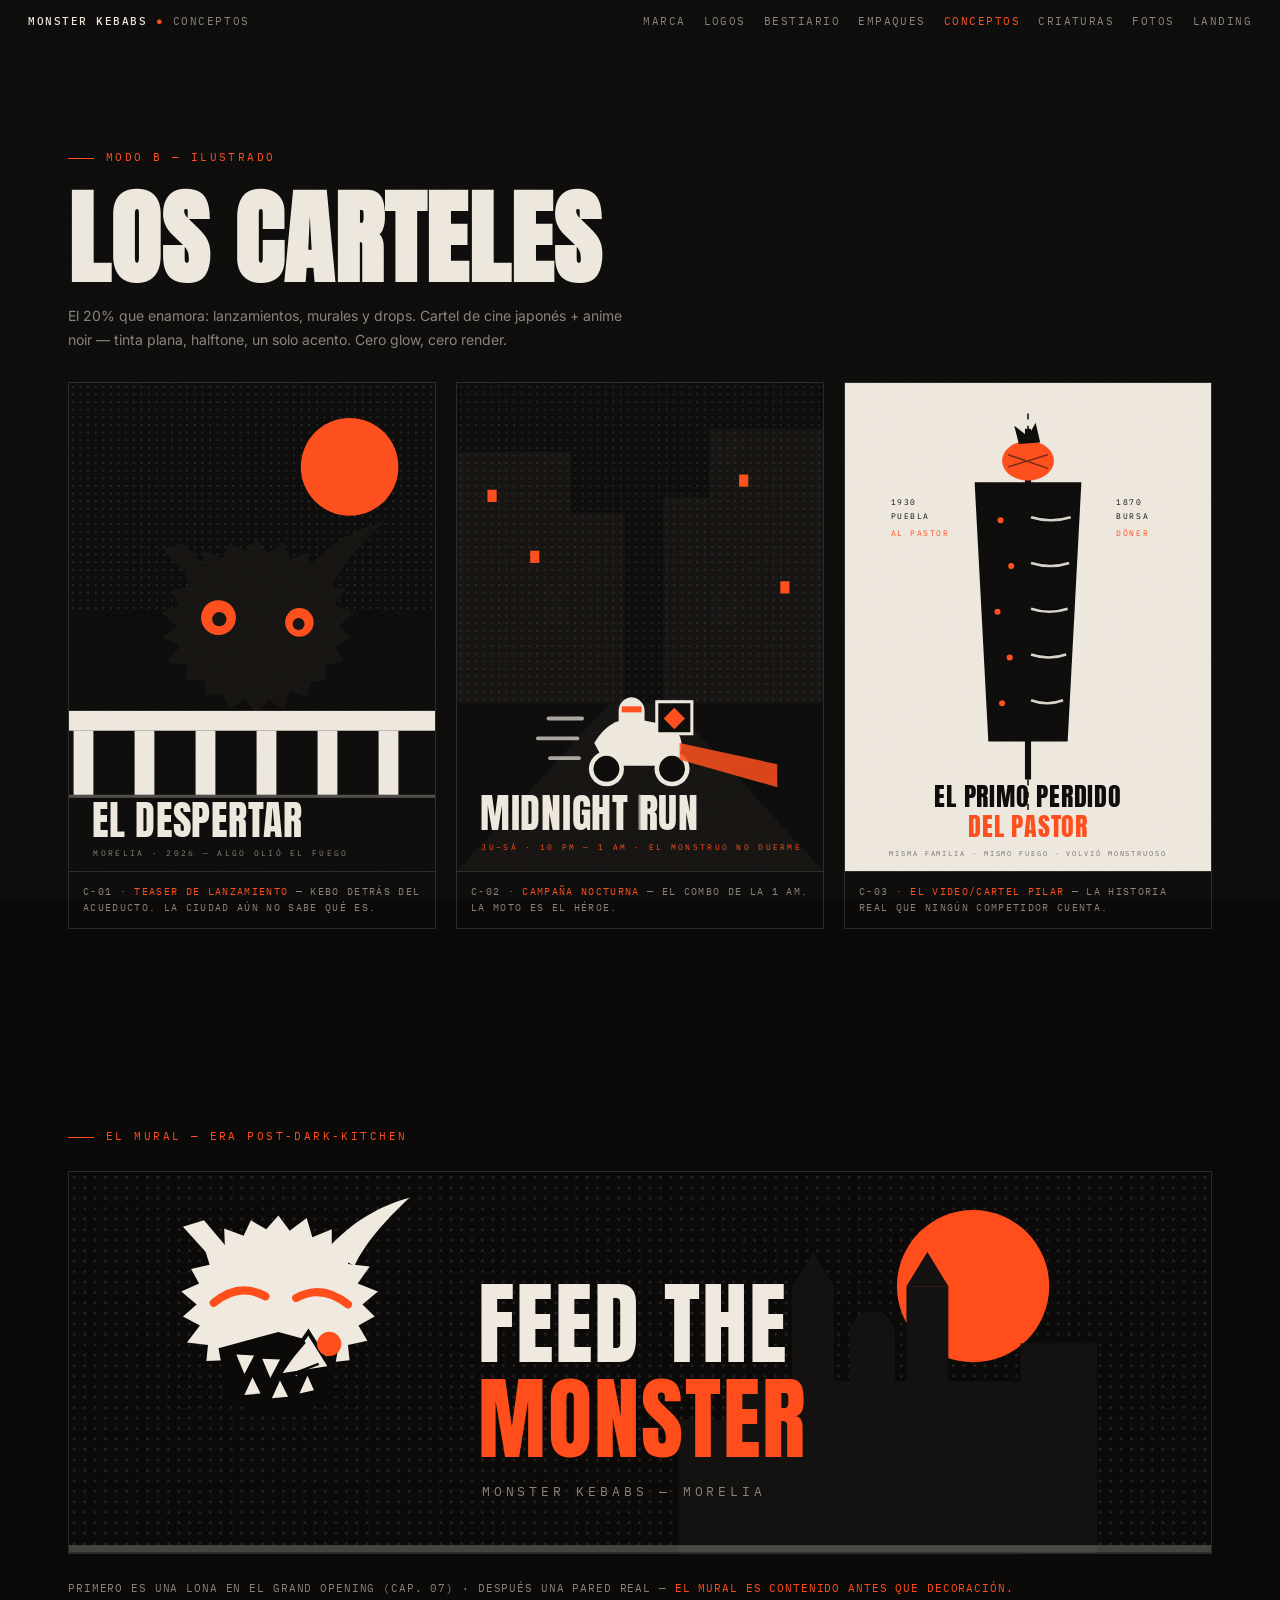
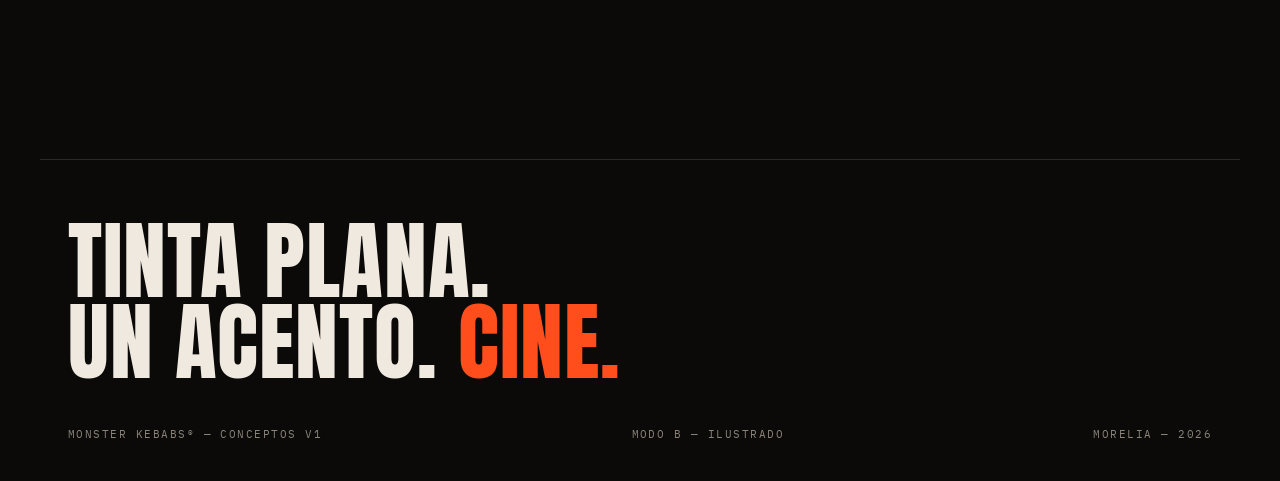
<file: conceptos.html>
<!DOCTYPE html>
<html lang="es">
<head>
<meta charset="UTF-8">
<meta name="viewport" content="width=device-width, initial-scale=1.0">
<title>CONCEPTOS — MONSTER KEBABS</title>
<link rel="preconnect" href="https://fonts.googleapis.com">
<link rel="preconnect" href="https://fonts.gstatic.com" crossorigin>
<link href="https://fonts.googleapis.com/css2?family=Anton&family=IBM+Plex+Mono:wght@400;500&family=Inter:wght@400;500;600&display=swap" rel="stylesheet">
<link rel="stylesheet" href="brand.css">
<style>
  .posters{display:grid;grid-template-columns:repeat(3,1fr);gap:20px}
  .poster{border:1px solid var(--line);position:relative}
  .poster svg{width:100%;display:block}
  .poster .pcap{font-family:'IBM Plex Mono',monospace;font-size:9.5px;letter-spacing:.14em;color:var(--humo);text-transform:uppercase;padding:12px 14px;border-top:1px solid var(--line);line-height:1.7}
  .poster .pcap em{color:var(--ember);font-style:normal}
  .mural{border:1px solid var(--line)}
  .mural svg{width:100%;display:block}
  @media(max-width:820px){.posters{grid-template-columns:1fr}}
</style>
</head>
<body>

<div class="topbar">
  <div><b>MONSTER KEBABS</b><span class="dot"> ●</span> CONCEPTOS</div>
  <nav class="nav">
    <a href="index.html">MARCA</a><a href="logos.html">LOGOS</a><a href="bestiario.html">BESTIARIO</a>
    <a href="empaques.html">EMPAQUES</a><a href="conceptos.html" class="on">CONCEPTOS</a><a href="criaturas.html">CRIATURAS</a><a href="fotos.html">FOTOS</a><a href="landing.html">LANDING</a>
  </nav>
</div>

<section class="page-head">
  <div class="label">MODO B — ILUSTRADO</div>
  <h1 class="display">Los carteles</h1>
  <p class="sub">El 20% que enamora: lanzamientos, murales y drops. Cartel de cine japonés + anime noir —
  tinta plana, halftone, un solo acento. Cero glow, cero render.</p>
</section>

<section class="rv" style="padding-top:0">
  <div class="posters">

    <!-- POSTER 1 · EL DESPERTAR -->
    <div class="poster">
      <svg viewBox="0 0 480 640" xmlns="http://www.w3.org/2000/svg">
        <defs>
          <pattern id="ht1" width="10" height="10" patternUnits="userSpaceOnUse">
            <circle cx="5" cy="5" r="1.4" fill="#EFE9DF" opacity=".14"/>
          </pattern>
        </defs>
        <rect width="480" height="640" fill="#0B0A09"/>
        <rect width="480" height="300" fill="url(#ht1)"/>
        <!-- luna ember -->
        <circle cx="368" cy="110" r="64" fill="#FF4E1B"/>
        <!-- KEBO v3 gigante detrás del acueducto -->
        <g transform="translate(38,160) scale(1.04)">
          <path d="M258,86 C292,48 326,30 362,20 C328,52 308,76 294,104 Z" fill="#141210"/>
          <path d="M142,88 L108,48 L82,56 L122,100 Z" fill="#141210"/>
          <path d="M200,42 L214,61 L235,45 L242,69 L266,59 L266,83 L288,83 L286,102 L313,105 L298,126 L323,136 L304,152 L319,167 L299,178 L310,197 L286,202 L288,221 L268,223 L264,242 L242,235 L235,259 L215,245 L200,263 L185,245 L166,257 L157,237 L137,241 L134,221 L111,222 L113,202 L87,199 L103,178 L82,167 L99,152 L80,136 L102,126 L92,108 L115,103 L108,80 L134,83 L133,58 L157,67 L166,48 L185,59 Z" fill="#141210"/>
          <circle cx="152" cy="142" r="22" fill="#FF4E1B"/>
          <circle cx="254" cy="148" r="18" fill="#FF4E1B"/>
          <circle cx="153" cy="144" r="9" fill="#141210"/>
          <circle cx="253" cy="150" r="7.5" fill="#141210"/>
        </g>
        <!-- acueducto -->
        <g fill="#EFE9DF">
          <rect x="0" y="430" width="480" height="26"/>
          <g>
            <rect x="6" y="456" width="26" height="84"/><rect x="86" y="456" width="26" height="84"/>
            <rect x="166" y="456" width="26" height="84"/><rect x="246" y="456" width="26" height="84"/>
            <rect x="326" y="456" width="26" height="84"/><rect x="406" y="456" width="26" height="84"/>
          </g>
          <path d="M32,540 L32,486 a27,27 0 0 1 54,0 L86,540 Z M112,540 L112,486 a27,27 0 0 1 54,0 L166,540 Z M192,540 L192,486 a27,27 0 0 1 54,0 L246,540 Z M272,540 L272,486 a27,27 0 0 1 54,0 L326,540 Z M352,540 L352,486 a27,27 0 0 1 54,0 L406,540 Z" fill="#EFE9DF" opacity="0"/>
        </g>
        <!-- arcos (huecos) -->
        <g fill="#0B0A09">
          <path d="M42,540 L42,494 a24,24 0 0 1 34,0 L76,540 Z"/>
          <path d="M122,540 L122,494 a24,24 0 0 1 34,0 L156,540 Z"/>
          <path d="M202,540 L202,494 a24,24 0 0 1 34,0 L236,540 Z"/>
          <path d="M282,540 L282,494 a24,24 0 0 1 34,0 L316,540 Z"/>
          <path d="M362,540 L362,494 a24,24 0 0 1 34,0 L396,540 Z"/>
        </g>
        <rect x="0" y="540" width="480" height="4" fill="#EFE9DF" opacity=".3"/>
        <!-- título -->
        <text x="30" y="596" font-family="Anton,sans-serif" font-size="52" fill="#EFE9DF" letter-spacing="1">EL DESPERTAR</text>
        <text x="32" y="620" font-family="IBM Plex Mono,monospace" font-size="10" fill="#8A837A" letter-spacing="3">MORELIA · 2026 — ALGO OLIÓ EL FUEGO</text>
      </svg>
      <div class="pcap">C-01 · <em>TEASER DE LANZAMIENTO</em> — KEBO DETRÁS DEL ACUEDUCTO. LA CIUDAD AÚN NO SABE QUÉ ES.</div>
    </div>

    <!-- POSTER 2 · MIDNIGHT RUN -->
    <div class="poster">
      <svg viewBox="0 0 480 640" xmlns="http://www.w3.org/2000/svg">
        <defs>
          <pattern id="ht2" width="10" height="10" patternUnits="userSpaceOnUse">
            <circle cx="5" cy="5" r="1.3" fill="#EFE9DF" opacity=".12"/>
          </pattern>
        </defs>
        <rect width="480" height="640" fill="#0B0A09"/>
        <!-- edificios -->
        <g fill="#141210">
          <rect x="0" y="90" width="150" height="330"/>
          <rect x="330" y="60" width="150" height="360"/>
          <rect x="150" y="170" width="70" height="250"/>
          <rect x="270" y="150" width="60" height="270"/>
        </g>
        <rect width="480" height="420" fill="url(#ht2)"/>
        <!-- ventanas ember contadas -->
        <g fill="#FF4E1B">
          <rect x="40" y="140" width="12" height="16"/><rect x="96" y="220" width="12" height="16"/>
          <rect x="370" y="120" width="12" height="16"/><rect x="424" y="260" width="12" height="16"/>
        </g>
        <!-- calle en perspectiva -->
        <path d="M0,640 L200,420 L280,420 L480,640 Z" fill="#141210"/>
        <g stroke="#EFE9DF" stroke-width="4" opacity=".6">
          <line x1="240" y1="470" x2="240" y2="500"/>
          <line x1="240" y1="540" x2="240" y2="586"/>
        </g>
        <!-- moto -->
        <g>
          <path d="M180,472 q22,-38 62,-30 l30,6 q26,8 22,34 l-8,20 l-90,0 Z" fill="#EFE9DF"/>
          <circle cx="196" cy="506" r="20" fill="#0B0A09" stroke="#EFE9DF" stroke-width="6"/>
          <circle cx="282" cy="506" r="20" fill="#0B0A09" stroke="#EFE9DF" stroke-width="6"/>
          <!-- piloto -->
          <path d="M228,412 a18,18 0 0 1 18,18 l0,14 l-34,0 l0,-14 a18,18 0 0 1 16,-18 Z" fill="#EFE9DF"/>
          <rect x="216" y="424" width="26" height="8" fill="#FF4E1B"/>
          <!-- caja con garra -->
          <rect x="262" y="418" width="46" height="42" fill="#0B0A09" stroke="#EFE9DF" stroke-width="4"/>
          <path d="M285,426 L299,440 L285,454 L271,440 Z" fill="#FF4E1B"/>
          <!-- faro -->
          <path d="M292,472 L420,500 L420,530 L292,494 Z" fill="#FF4E1B" opacity=".85"/>
        </g>
        <!-- velocidad -->
        <g stroke="#EFE9DF" stroke-width="5" stroke-linecap="round" opacity=".7">
          <line x1="120" y1="440" x2="164" y2="440"/><line x1="106" y1="466" x2="158" y2="466"/><line x1="122" y1="492" x2="160" y2="492"/>
        </g>
        <text x="30" y="586" font-family="Anton,sans-serif" font-size="52" fill="#EFE9DF" letter-spacing="1">MIDNIGHT RUN</text>
        <text x="32" y="612" font-family="IBM Plex Mono,monospace" font-size="10" fill="#FF4E1B" letter-spacing="3">JU–SÁ · 10 PM — 1 AM · EL MONSTRUO NO DUERME</text>
      </svg>
      <div class="pcap">C-02 · <em>CAMPAÑA NOCTURNA</em> — EL COMBO DE LA 1 AM. LA MOTO ES EL HÉROE.</div>
    </div>

    <!-- POSTER 3 · EL PRIMO PERDIDO -->
    <div class="poster">
      <svg viewBox="0 0 480 640" xmlns="http://www.w3.org/2000/svg">
        <rect width="480" height="640" fill="#EFE9DF"/>
        <!-- mitad izquierda pastor / derecha döner -->
        <line x1="240" y1="40" x2="240" y2="560" stroke="#0B0A09" stroke-width="2" stroke-dasharray="8 8"/>
        <!-- trompo compartido -->
        <line x1="240" y1="60" x2="240" y2="520" stroke="#0B0A09" stroke-width="8"/>
        <!-- piña (lado pastor) -->
        <g>
          <ellipse cx="240" cy="102" rx="34" ry="26" fill="#FF4E1B"/>
          <path d="M228,80 L222,56 L240,70 L250,52 L256,78 Z" fill="#0B0A09"/>
          <g stroke="#0B0A09" stroke-width="2" opacity=".55">
            <line x1="214" y1="94" x2="266" y2="112"/><line x1="214" y1="110" x2="266" y2="94"/>
          </g>
        </g>
        <!-- carne -->
        <path d="M170,130 L310,130 L292,470 L188,470 Z" fill="#0B0A09"/>
        <!-- lado pastor: adobo (puntos ember) -->
        <g fill="#FF4E1B">
          <circle cx="204" cy="180" r="4"/><circle cx="218" cy="240" r="4"/><circle cx="200" cy="300" r="4"/>
          <circle cx="216" cy="360" r="4"/><circle cx="206" cy="420" r="4"/>
        </g>
        <!-- lado döner: cortes horizontales -->
        <g stroke="#EFE9DF" stroke-width="3.5" opacity=".9">
          <path d="M244,176 q26,8 52,0"/><path d="M244,236 q26,8 50,0"/><path d="M244,296 q24,8 48,0"/>
          <path d="M244,356 q23,8 46,0"/><path d="M244,416 q21,8 42,0"/>
        </g>
        <!-- etiquetas -->
        <g font-family="IBM Plex Mono,monospace" font-size="11" fill="#0B0A09" letter-spacing="2">
          <text x="60" y="160">1930</text>
          <text x="60" y="178">PUEBLA</text>
          <text x="356" y="160">1870</text>
          <text x="356" y="178">BURSA</text>
        </g>
        <text x="60" y="200" font-family="IBM Plex Mono,monospace" font-size="11" fill="#FF4E1B" letter-spacing="2">AL PASTOR</text>
        <text x="356" y="200" font-family="IBM Plex Mono,monospace" font-size="11" fill="#FF4E1B" letter-spacing="2">DÖNER</text>
        <!-- título -->
        <text x="240" y="556" font-family="Anton,sans-serif" font-size="34" fill="#0B0A09" letter-spacing="1" text-anchor="middle">EL PRIMO PERDIDO</text>
        <text x="240" y="596" font-family="Anton,sans-serif" font-size="34" fill="#FF4E1B" letter-spacing="1" text-anchor="middle">DEL PASTOR</text>
        <text x="240" y="620" font-family="IBM Plex Mono,monospace" font-size="9" fill="rgba(11,10,9,.55)" letter-spacing="2.5" text-anchor="middle">MISMA FAMILIA · MISMO FUEGO · VOLVIÓ MONSTRUOSO</text>
      </svg>
      <div class="pcap">C-03 · <em>EL VIDEO/CARTEL PILAR</em> — LA HISTORIA REAL QUE NINGÚN COMPETIDOR CUENTA.</div>
    </div>
  </div>
</section>

<!-- ══════ MURAL ══════ -->
<section class="rv">
  <div class="label">EL MURAL — ERA POST-DARK-KITCHEN</div>
  <div class="mural">
    <svg viewBox="0 0 1200 400" xmlns="http://www.w3.org/2000/svg">
      <defs>
        <pattern id="ht3" width="11" height="11" patternUnits="userSpaceOnUse">
          <circle cx="5.5" cy="5.5" r="1.5" fill="#EFE9DF" opacity=".12"/>
        </pattern>
      </defs>
      <rect width="1200" height="400" fill="#0B0A09"/>
      <rect width="1200" height="400" fill="url(#ht3)"/>
      <!-- sol ember -->
      <circle cx="950" cy="120" r="80" fill="#FF4E1B"/>
      <!-- skyline morelia: catedral -->
      <g fill="#141210">
        <rect x="700" y="220" width="380" height="180"/>
        <rect x="760" y="120" width="44" height="120"/>
        <path d="M760,120 L782,84 L804,120 Z"/>
        <rect x="880" y="120" width="44" height="120"/>
        <path d="M880,120 L902,84 L924,120 Z"/>
        <path d="M820,170 a24,24 0 0 1 48,0 L868,220 L820,220 Z"/>
        <rect x="1000" y="180" width="80" height="220"/>
        <rect x="640" y="260" width="60" height="140"/>
      </g>
      <!-- KEBO v3 gigante devorando -->
      <g transform="translate(50,10) scale(0.85)">
        <path d="M258,86 C292,48 326,30 362,20 C328,52 308,76 294,104 Z" fill="#EFE9DF"/>
        <path d="M142,88 L108,48 L82,56 L122,100 Z" fill="#EFE9DF"/>
        <path d="M200,42 L214,61 L235,45 L242,69 L266,59 L266,83 L288,83 L286,102 L313,105 L298,126 L323,136 L304,152 L319,167 L299,178 L310,197 L286,202 L288,221 L268,223 L264,242 L242,235 L235,259 L215,245 L200,263 L185,245 L166,257 L157,237 L137,241 L134,221 L111,222 L113,202 L87,199 L103,178 L82,167 L99,152 L80,136 L102,126 L92,108 L115,103 L108,80 L134,83 L133,58 L157,67 L166,48 L185,59 Z" fill="#EFE9DF"/>
        <path d="M120,150 Q152,124 184,142" stroke="#FF4E1B" stroke-width="10" fill="none" stroke-linecap="round"/>
        <path d="M286,152 Q254,126 222,144" stroke="#FF4E1B" stroke-width="10" fill="none" stroke-linecap="round"/>
        <!-- fauces abiertas -->
        <path d="M126,206 L200,186 L274,206 L262,272 L200,292 L138,272 Z" fill="#0B0A09"/>
        <g fill="#EFE9DF">
          <path d="M148,214 L158,238 L170,215 Z"/><path d="M180,219 L190,243 L202,220 Z"/>
          <path d="M212,219 L222,241 L234,217 Z"/><path d="M244,212 L252,232 L262,210 Z"/>
          <path d="M158,264 L168,242 L178,262 Z"/><path d="M192,268 L202,246 L212,266 Z"/>
          <path d="M226,262 L236,240 L244,258 Z"/>
        </g>
        <!-- kebab entrando gigante -->
        <g transform="rotate(-32 200 240)">
          <path d="M200,240 L260,214 L260,266 Z" fill="#EFE9DF" stroke="#0B0A09" stroke-width="5"/>
          <line x1="216" y1="233" x2="250" y2="222" stroke="#0B0A09" stroke-width="3"/>
          <line x1="218" y1="248" x2="250" y2="254" stroke="#0B0A09" stroke-width="3"/>
          <circle cx="274" cy="240" r="15" fill="#FF4E1B"/>
        </g>
      </g>
      <!-- texto -->
      <text x="430" y="200" font-family="Anton,sans-serif" font-size="96" fill="#EFE9DF" letter-spacing="2">FEED THE</text>
      <text x="430" y="300" font-family="Anton,sans-serif" font-size="96" fill="#FF4E1B" letter-spacing="2">MONSTER</text>
      <text x="434" y="340" font-family="IBM Plex Mono,monospace" font-size="14" fill="#8A837A" letter-spacing="4">MONSTER KEBABS — MORELIA</text>
      <!-- piso -->
      <rect x="0" y="392" width="1200" height="8" fill="#EFE9DF" opacity=".25"/>
    </svg>
  </div>
  <p class="note">PRIMERO ES UNA LONA EN EL GRAND OPENING (CAP. 07) · DESPUÉS UNA PARED REAL —
  <em>EL MURAL ES CONTENIDO ANTES QUE DECORACIÓN.</em></p>
</section>

<footer class="rv">
  <div class="big display">Tinta plana.<br>Un acento.<span> Cine.</span></div>
  <div class="foot-meta">
    <span>MONSTER KEBABS® — CONCEPTOS V1</span>
    <span>MODO B — ILUSTRADO</span>
    <span>MORELIA — 2026</span>
  </div>
</footer>

<script>
  const io = new IntersectionObserver(es => {
    es.forEach(e => { if (e.isIntersecting) { e.target.classList.add('on'); io.unobserve(e.target); } });
  }, { threshold: 0.12 });
  document.querySelectorAll('.rv').forEach(el => io.observe(el));
</script>
</body>
</html>
</file>
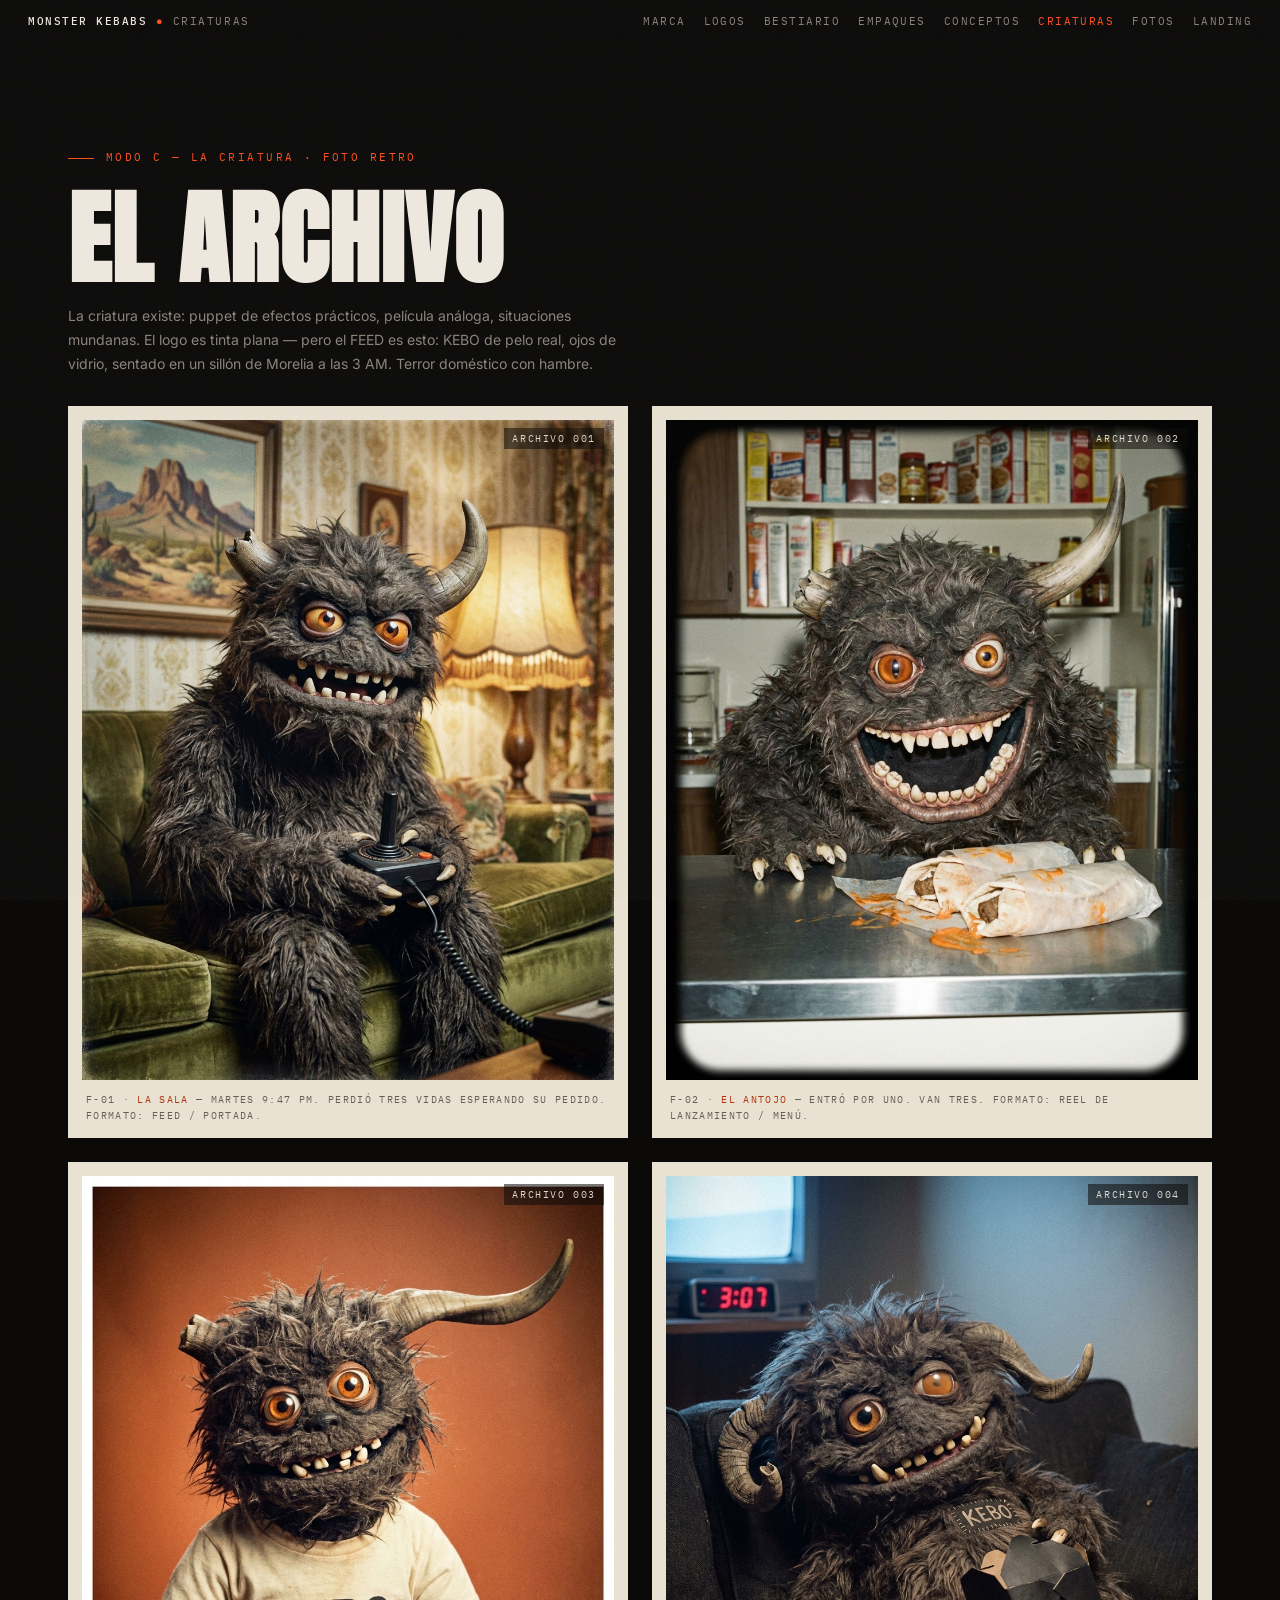
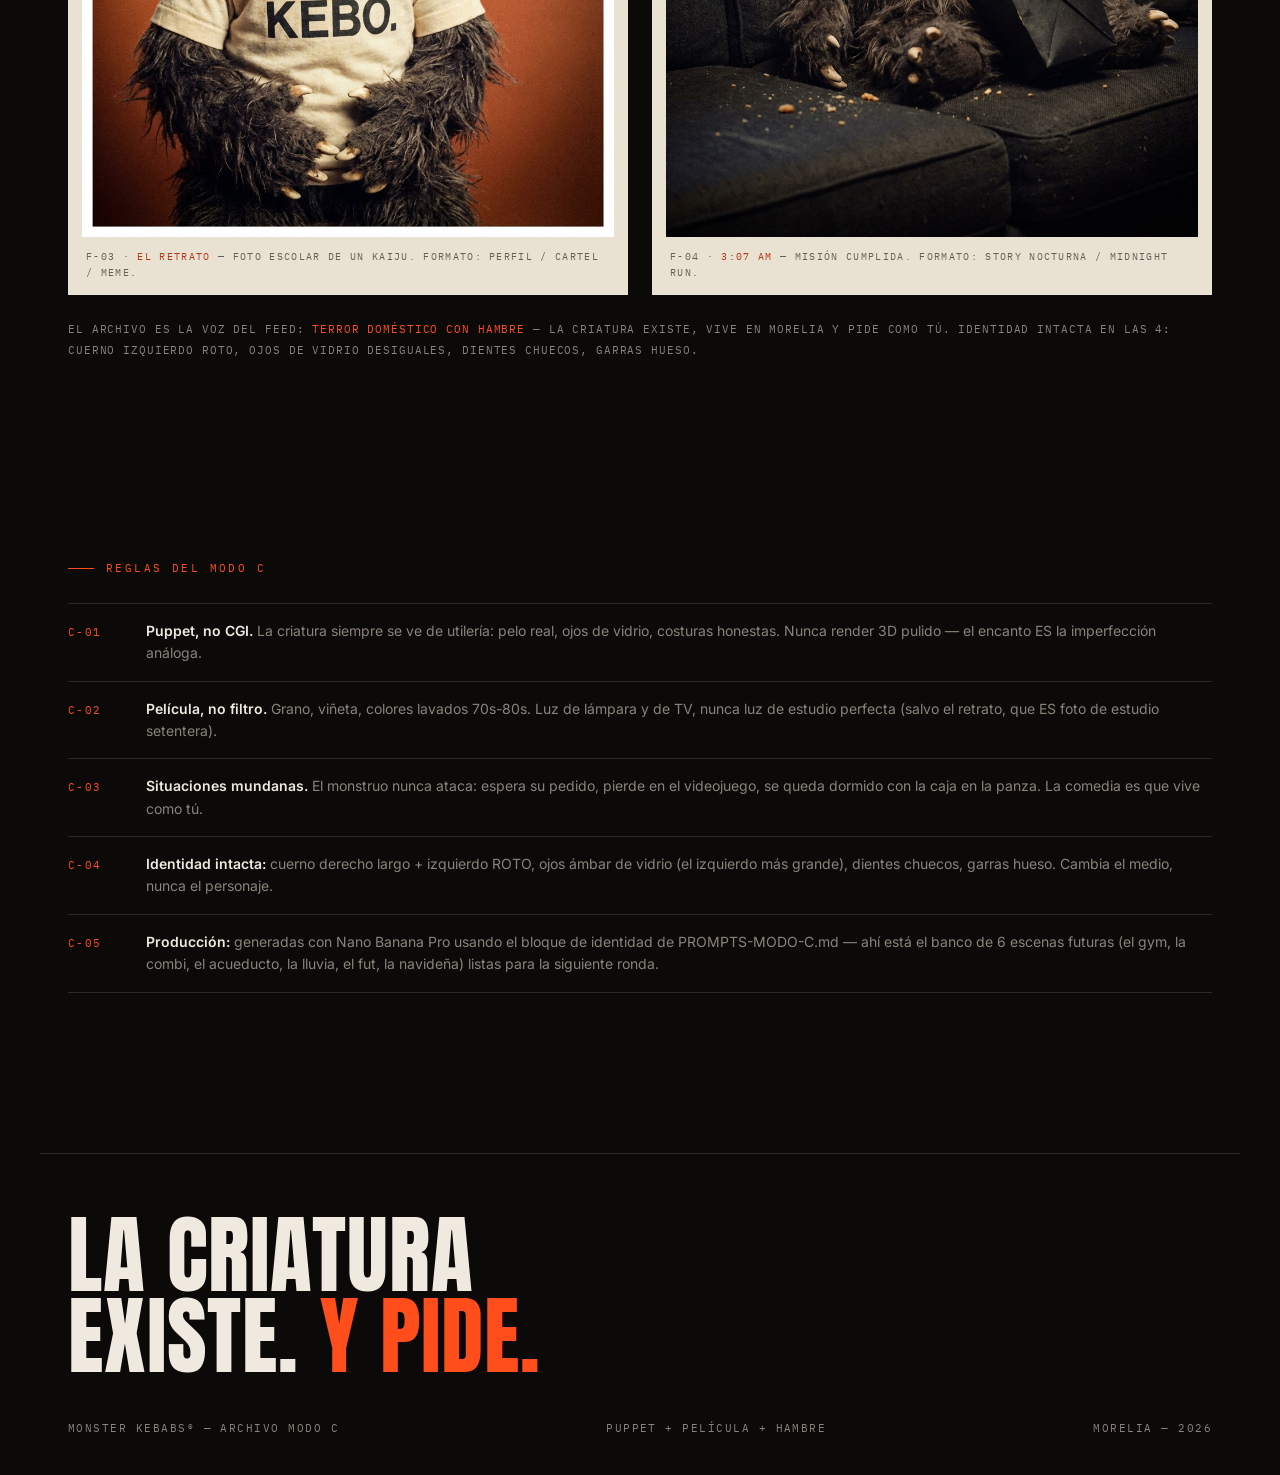
<file: criaturas.html>
<!DOCTYPE html>
<html lang="es">
<head>
<meta charset="UTF-8">
<meta name="viewport" content="width=device-width, initial-scale=1.0">
<title>CRIATURAS — MONSTER KEBABS</title>
<link rel="preconnect" href="https://fonts.googleapis.com">
<link rel="preconnect" href="https://fonts.gstatic.com" crossorigin>
<link href="https://fonts.googleapis.com/css2?family=Anton&family=IBM+Plex+Mono:wght@400;500&family=Inter:wght@400;500;600&display=swap" rel="stylesheet">
<link rel="stylesheet" href="brand.css">
<style>
  .fotos{display:grid;grid-template-columns:repeat(2,1fr);gap:24px}
  .foto{background:#E9E2D2;padding:14px 14px 0;position:relative}
  .foto img{width:100%;display:block}
  .foto .fcap{
    font-family:'IBM Plex Mono',monospace;font-size:9.5px;letter-spacing:.14em;
    color:rgba(11,10,9,.6);text-transform:uppercase;padding:12px 4px 14px;line-height:1.7;
  }
  .foto .fcap em{color:#B33512;font-style:normal}
  .foto .fnum{position:absolute;top:22px;right:24px;font-family:'IBM Plex Mono',monospace;font-size:10px;
    color:rgba(239,233,223,.9);letter-spacing:.16em;z-index:2;background:rgba(11,10,9,.55);padding:4px 8px}
  .regla{list-style:none}
  .regla li{display:grid;grid-template-columns:60px 1fr;gap:18px;padding:16px 0;border-bottom:1px solid var(--line);align-items:baseline}
  .regla li:first-child{border-top:1px solid var(--line)}
  .regla .idx{font-family:'IBM Plex Mono',monospace;font-size:11px;color:var(--ember);letter-spacing:.12em}
  .regla p{color:var(--humo);font-size:14px;line-height:1.6}
  .regla b{color:var(--hueso);font-weight:600}
  @media(max-width:820px){.fotos{grid-template-columns:1fr}}
</style>
</head>
<body>

<div class="topbar">
  <div><b>MONSTER KEBABS</b><span class="dot"> ●</span> CRIATURAS</div>
  <nav class="nav">
    <a href="index.html">MARCA</a><a href="logos.html">LOGOS</a><a href="bestiario.html">BESTIARIO</a>
    <a href="empaques.html">EMPAQUES</a><a href="conceptos.html">CONCEPTOS</a><a href="criaturas.html" class="on">CRIATURAS</a><a href="fotos.html">FOTOS</a><a href="landing.html">LANDING</a>
  </nav>
</div>

<section class="page-head">
  <div class="label">MODO C — LA CRIATURA · FOTO RETRO</div>
  <h1 class="display">El archivo</h1>
  <p class="sub">La criatura existe: puppet de efectos prácticos, película análoga, situaciones mundanas.
  El logo es tinta plana — pero el FEED es esto: KEBO de pelo real, ojos de vidrio, sentado en un sillón
  de Morelia a las 3 AM. Terror doméstico con hambre.</p>
</section>

<section class="rv" style="padding-top:0">
  <div class="fotos">

    <div class="foto">
      <span class="fnum">ARCHIVO 001</span>
      <img src="fotos/archivo-01-sala.jpg" alt="KEBO en la sala" loading="lazy">
      <div class="fcap">F-01 · <em>LA SALA</em> — MARTES 9:47 PM. PERDIÓ TRES VIDAS ESPERANDO SU PEDIDO. FORMATO: FEED / PORTADA.</div>
    </div>

    <div class="foto">
      <span class="fnum">ARCHIVO 002</span>
      <img src="fotos/archivo-02-antojo.jpg" alt="KEBO en la cocina" loading="lazy">
      <div class="fcap">F-02 · <em>EL ANTOJO</em> — ENTRÓ POR UNO. VAN TRES. FORMATO: REEL DE LANZAMIENTO / MENÚ.</div>
    </div>

    <div class="foto">
      <span class="fnum">ARCHIVO 003</span>
      <img src="fotos/archivo-03-retrato.jpg" alt="Retrato de KEBO" loading="lazy">
      <div class="fcap">F-03 · <em>EL RETRATO</em> — FOTO ESCOLAR DE UN KAIJU. FORMATO: PERFIL / CARTEL / MEME.</div>
    </div>

    <div class="foto">
      <span class="fnum">ARCHIVO 004</span>
      <img src="fotos/archivo-04-3am.jpg" alt="KEBO a las 3:07 AM" loading="lazy">
      <div class="fcap">F-04 · <em>3:07 AM</em> — MISIÓN CUMPLIDA. FORMATO: STORY NOCTURNA / MIDNIGHT RUN.</div>
    </div>
  </div>
  <p class="note">EL ARCHIVO ES LA VOZ DEL FEED: <em>TERROR DOMÉSTICO CON HAMBRE</em> — LA CRIATURA EXISTE,
  VIVE EN MORELIA Y PIDE COMO TÚ. IDENTIDAD INTACTA EN LAS 4: CUERNO IZQUIERDO ROTO, OJOS DE VIDRIO
  DESIGUALES, DIENTES CHUECOS, GARRAS HUESO.</p>
</section>

<!-- ══════ REGLAS DEL MODO C ══════ -->
<section class="rv">
  <div class="label">REGLAS DEL MODO C</div>
  <ul class="regla">
    <li><span class="idx">C-01</span><p><b>Puppet, no CGI.</b> La criatura siempre se ve de utilería: pelo real, ojos de vidrio, costuras honestas. Nunca render 3D pulido — el encanto ES la imperfección análoga.</p></li>
    <li><span class="idx">C-02</span><p><b>Película, no filtro.</b> Grano, viñeta, colores lavados 70s-80s. Luz de lámpara y de TV, nunca luz de estudio perfecta (salvo el retrato, que ES foto de estudio setentera).</p></li>
    <li><span class="idx">C-03</span><p><b>Situaciones mundanas.</b> El monstruo nunca ataca: espera su pedido, pierde en el videojuego, se queda dormido con la caja en la panza. La comedia es que vive como tú.</p></li>
    <li><span class="idx">C-04</span><p><b>Identidad intacta:</b> cuerno derecho largo + izquierdo ROTO, ojos ámbar de vidrio (el izquierdo más grande), dientes chuecos, garras hueso. Cambia el medio, nunca el personaje.</p></li>
    <li><span class="idx">C-05</span><p><b>Producción:</b> generadas con Nano Banana Pro usando el bloque de identidad de PROMPTS-MODO-C.md — ahí está el banco de 6 escenas futuras (el gym, la combi, el acueducto, la lluvia, el fut, la navideña) listas para la siguiente ronda.</p></li>
  </ul>
</section>

<footer class="rv">
  <div class="big display">La criatura<br>existe.<span> Y pide.</span></div>
  <div class="foot-meta">
    <span>MONSTER KEBABS® — ARCHIVO MODO C</span>
    <span>PUPPET + PELÍCULA + HAMBRE</span>
    <span>MORELIA — 2026</span>
  </div>
</footer>

<script>
  const io = new IntersectionObserver(es => {
    es.forEach(e => { if (e.isIntersecting) { e.target.classList.add('on'); io.unobserve(e.target); } });
  }, { threshold: 0.12 });
  document.querySelectorAll('.rv').forEach(el => io.observe(el));
</script>
</body>
</html>
</file>
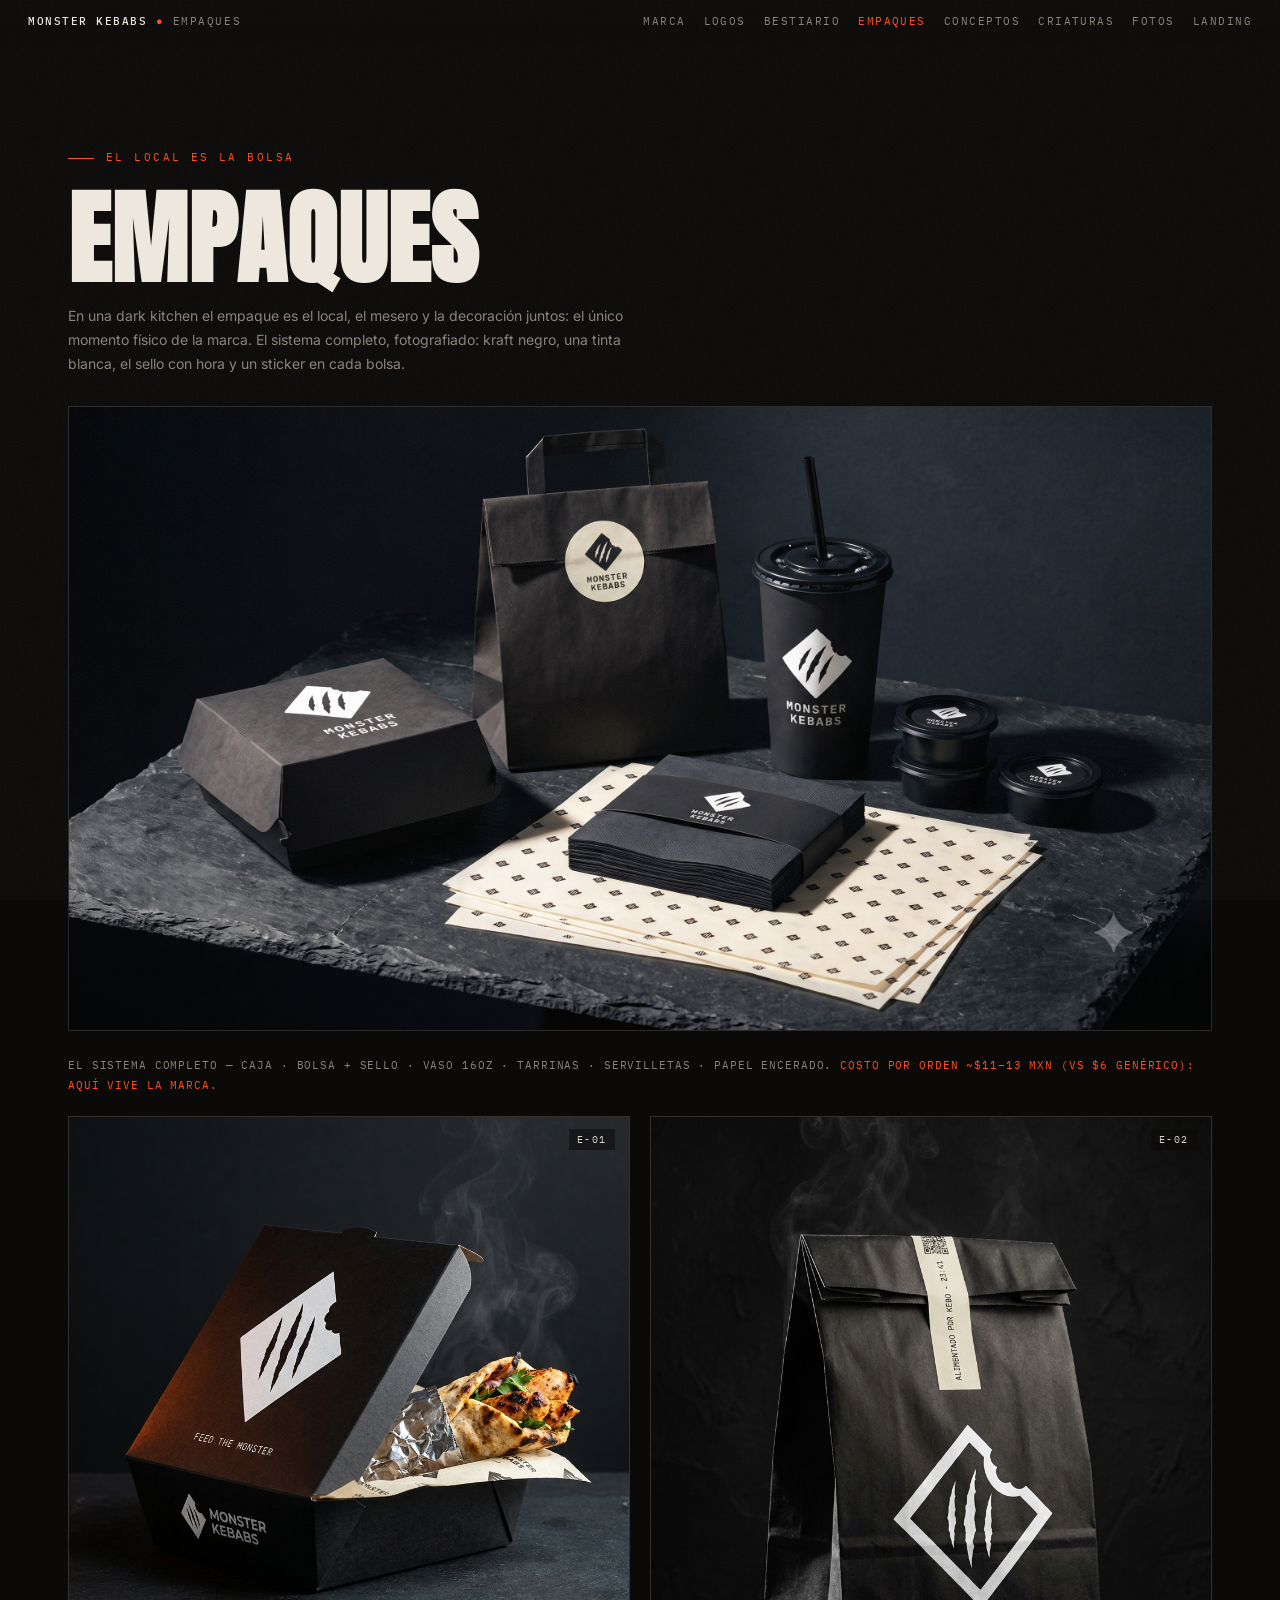
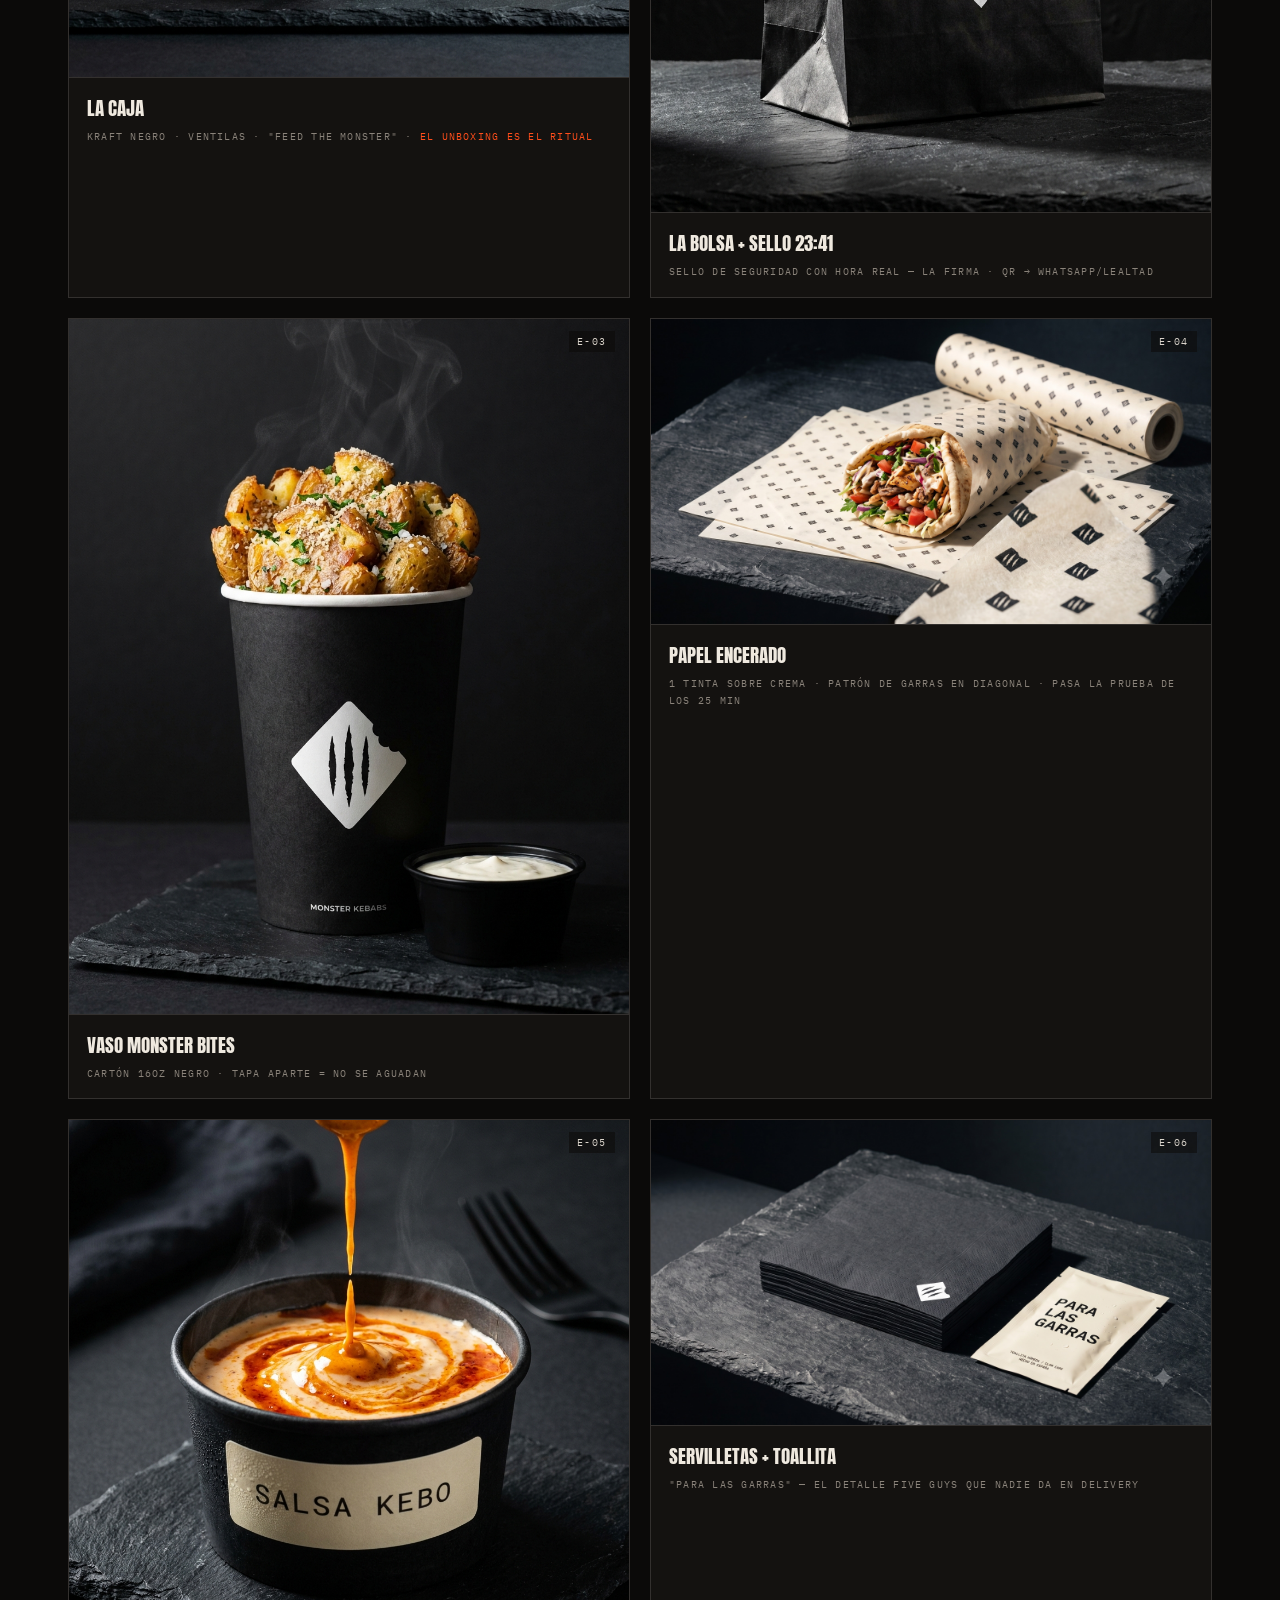
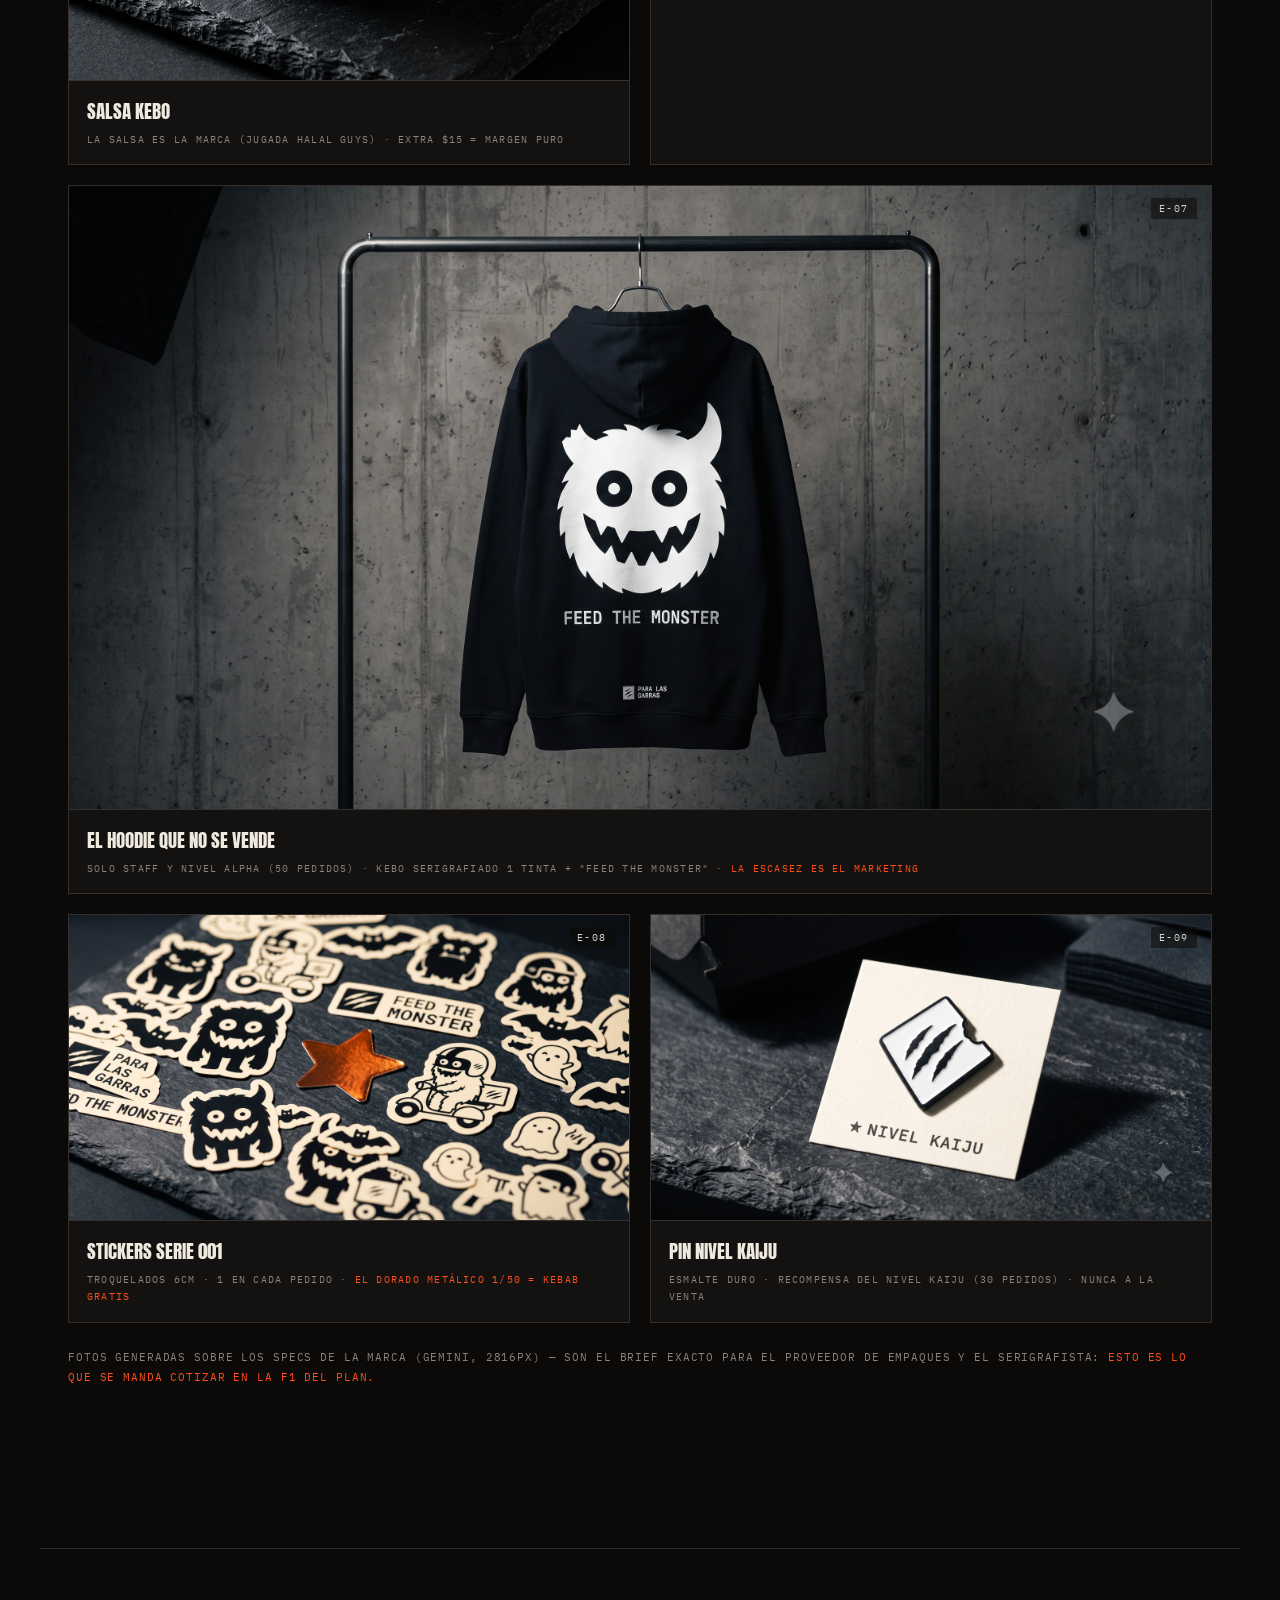
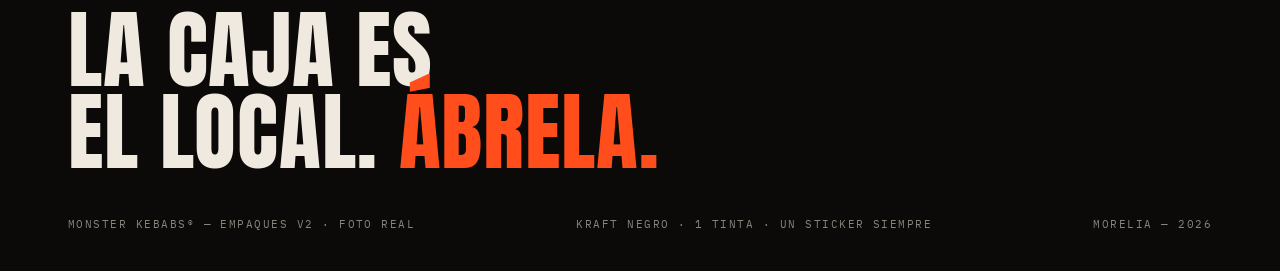
<file: empaques.html>
<!DOCTYPE html>
<html lang="es">
<head>
<meta charset="UTF-8">
<meta name="viewport" content="width=device-width, initial-scale=1.0">
<title>EMPAQUES — MONSTER KEBABS</title>
<link rel="preconnect" href="https://fonts.googleapis.com">
<link rel="preconnect" href="https://fonts.gstatic.com" crossorigin>
<link href="https://fonts.googleapis.com/css2?family=Anton&family=IBM+Plex+Mono:wght@400;500&family=Inter:wght@400;500;600&display=swap" rel="stylesheet">
<link rel="stylesheet" href="brand.css">
<style>
  .hero-empaque{border:1px solid var(--line)}
  .hero-empaque img{width:100%;display:block}
  .mocks{display:grid;grid-template-columns:repeat(2,1fr);gap:20px;margin-top:20px}
  .mock{background:var(--tinta2);border:1px solid var(--line);position:relative}
  .mock img{width:100%;display:block}
  .mock svg{width:100%;display:block;background:#E9E2D2}
  .mock .sc{padding:16px 18px;border-top:1px solid var(--line)}
  .mock .mname{font-family:'Anton',sans-serif;font-size:19px;text-transform:uppercase}
  .mock .mspec{font-family:'IBM Plex Mono',monospace;font-size:9.5px;letter-spacing:.13em;color:var(--humo);text-transform:uppercase;margin-top:6px;line-height:1.8}
  .mock .mspec em{color:var(--ember);font-style:normal}
  .mock .mnum{position:absolute;top:12px;right:14px;font-family:'IBM Plex Mono',monospace;font-size:10px;
    color:rgba(239,233,223,.9);letter-spacing:.16em;background:rgba(11,10,9,.55);padding:4px 8px;z-index:2}
  .wide{grid-column:1/-1}
  @media(max-width:820px){.mocks{grid-template-columns:1fr}.wide{grid-column:auto}}
</style>
</head>
<body>

<div class="topbar">
  <div><b>MONSTER KEBABS</b><span class="dot"> ●</span> EMPAQUES</div>
  <nav class="nav">
    <a href="index.html">MARCA</a><a href="logos.html">LOGOS</a><a href="bestiario.html">BESTIARIO</a>
    <a href="empaques.html" class="on">EMPAQUES</a><a href="conceptos.html">CONCEPTOS</a><a href="criaturas.html">CRIATURAS</a><a href="fotos.html">FOTOS</a><a href="landing.html">LANDING</a>
  </nav>
</div>

<section class="page-head">
  <div class="label">EL LOCAL ES LA BOLSA</div>
  <h1 class="display">Empaques</h1>
  <p class="sub">En una dark kitchen el empaque es el local, el mesero y la decoración juntos: el único momento
  físico de la marca. El sistema completo, fotografiado: kraft negro, una tinta blanca, el sello con hora
  y un sticker en cada bolsa.</p>
</section>

<section class="rv" style="padding-top:0">
  <div class="hero-empaque">
    <img src="fotos/empaque-familia.jpg" alt="Sistema de empaques MONSTER KEBABS">
  </div>
  <p class="note">EL SISTEMA COMPLETO — CAJA · BOLSA + SELLO · VASO 16OZ · TARRINAS · SERVILLETAS · PAPEL ENCERADO.
  <em>COSTO POR ORDEN ~$11–13 MXN (VS $6 GENÉRICO): AQUÍ VIVE LA MARCA.</em></p>

  <div class="mocks">
    <div class="mock">
      <span class="mnum">E-01</span>
      <img src="fotos/caja.jpg" alt="Caja kebab" loading="lazy">
      <div class="sc"><div class="mname">La caja</div><div class="mspec">KRAFT NEGRO · VENTILAS · "FEED THE MONSTER" · <em>EL UNBOXING ES EL RITUAL</em></div></div>
    </div>
    <div class="mock">
      <span class="mnum">E-02</span>
      <img src="fotos/bolsa.jpg" alt="Bolsa con sello" loading="lazy">
      <div class="sc"><div class="mname">La bolsa + sello 23:41</div><div class="mspec">SELLO DE SEGURIDAD CON HORA REAL — LA FIRMA · QR → WHATSAPP/LEALTAD</div></div>
    </div>
    <div class="mock">
      <span class="mnum">E-03</span>
      <img src="fotos/monster-bites.jpg" alt="Vaso Monster Bites" loading="lazy">
      <div class="sc"><div class="mname">Vaso Monster Bites</div><div class="mspec">CARTÓN 16OZ NEGRO · TAPA APARTE = NO SE AGUADAN</div></div>
    </div>
    <div class="mock">
      <span class="mnum">E-04</span>
      <img src="fotos/empaque-papel.jpg" alt="Papel encerado" loading="lazy">
      <div class="sc"><div class="mname">Papel encerado</div><div class="mspec">1 TINTA SOBRE CREMA · PATRÓN DE GARRAS EN DIAGONAL · PASA LA PRUEBA DE LOS 25 MIN</div></div>
    </div>
    <div class="mock">
      <span class="mnum">E-05</span>
      <img src="fotos/salsa-kebo.jpg" alt="Salsa Kebo" loading="lazy">
      <div class="sc"><div class="mname">Salsa Kebo</div><div class="mspec">LA SALSA ES LA MARCA (JUGADA HALAL GUYS) · EXTRA $15 = MARGEN PURO</div></div>
    </div>
    <div class="mock">
      <span class="mnum">E-06</span>
      <img src="fotos/empaque-servilletas.jpg" alt="Servilletas y toallita" loading="lazy">
      <div class="sc"><div class="mname">Servilletas + toallita</div><div class="mspec">"PARA LAS GARRAS" — EL DETALLE FIVE GUYS QUE NADIE DA EN DELIVERY</div></div>
    </div>
    <div class="mock wide">
      <span class="mnum">E-07</span>
      <img src="fotos/empaque-hoodie.jpg" alt="Hoodie del staff" loading="lazy">
      <div class="sc"><div class="mname">El hoodie que no se vende</div><div class="mspec">SOLO STAFF Y NIVEL ALPHA (50 PEDIDOS) · KEBO SERIGRAFIADO 1 TINTA + "FEED THE MONSTER" ·
      <em>LA ESCASEZ ES EL MARKETING</em></div></div>
    </div>
    <div class="mock">
      <span class="mnum">E-08</span>
      <img src="fotos/empaque-stickers.jpg" alt="Stickers serie 001" loading="lazy">
      <div class="sc"><div class="mname">Stickers serie 001</div><div class="mspec">TROQUELADOS 6CM · 1 EN CADA PEDIDO · <em>EL DORADO METÁLICO 1/50 = KEBAB GRATIS</em></div></div>
    </div>
    <div class="mock">
      <span class="mnum">E-09</span>
      <img src="fotos/empaque-pin.jpg" alt="Pin nivel Kaiju" loading="lazy">
      <div class="sc"><div class="mname">Pin NIVEL KAIJU</div><div class="mspec">ESMALTE DURO · RECOMPENSA DEL NIVEL KAIJU (30 PEDIDOS) · NUNCA A LA VENTA</div></div>
    </div>
  </div>

  <p class="note">FOTOS GENERADAS SOBRE LOS SPECS DE LA MARCA (GEMINI, 2816PX) — SON EL BRIEF EXACTO PARA EL
  PROVEEDOR DE EMPAQUES Y EL SERIGRAFISTA: <em>ESTO ES LO QUE SE MANDA COTIZAR EN LA F1 DEL PLAN.</em></p>
</section>

<footer class="rv">
  <div class="big display">La caja es<br>el local.<span> Ábrela.</span></div>
  <div class="foot-meta">
    <span>MONSTER KEBABS® — EMPAQUES V2 · FOTO REAL</span>
    <span>KRAFT NEGRO · 1 TINTA · UN STICKER SIEMPRE</span>
    <span>MORELIA — 2026</span>
  </div>
</footer>

<script>
  const io = new IntersectionObserver(es => {
    es.forEach(e => { if (e.isIntersecting) { e.target.classList.add('on'); io.unobserve(e.target); } });
  }, { threshold: 0.08 });
  document.querySelectorAll('.rv').forEach(el => io.observe(el));
</script>
</body>
</html>
</file>
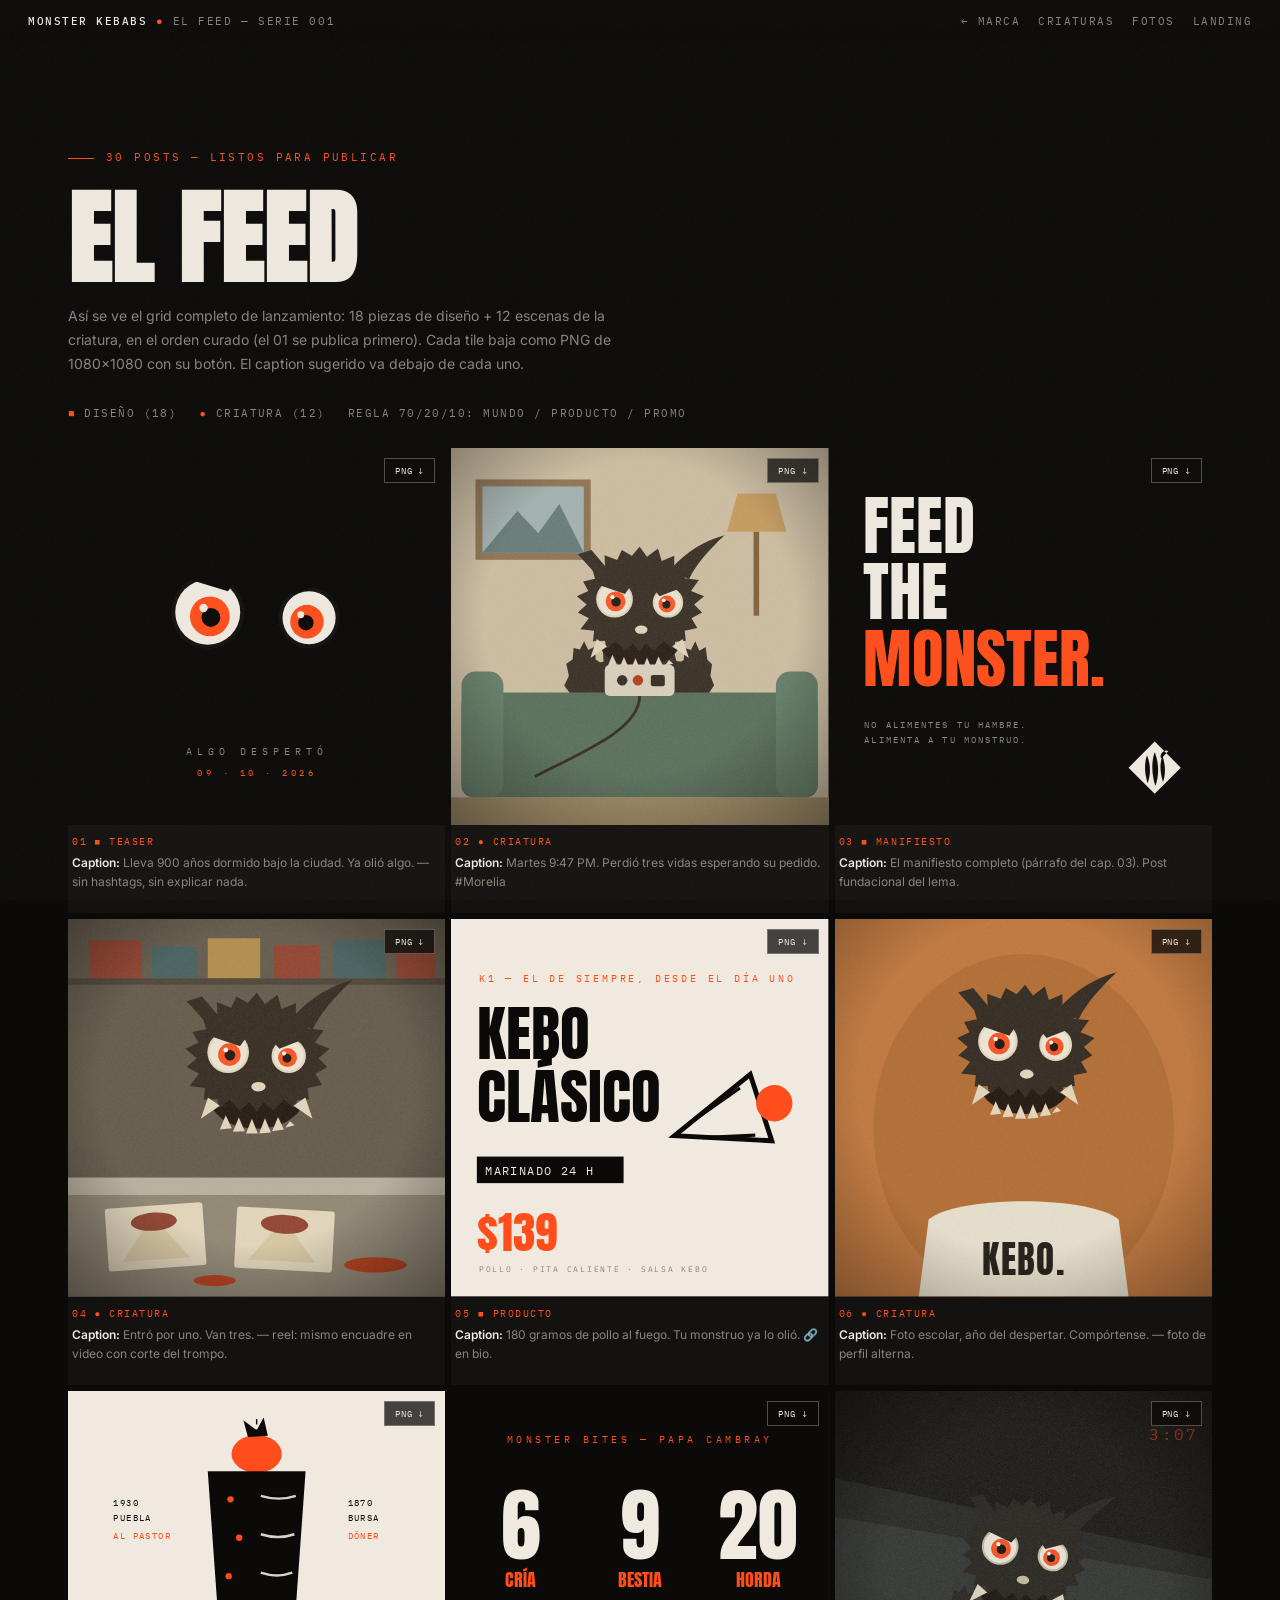
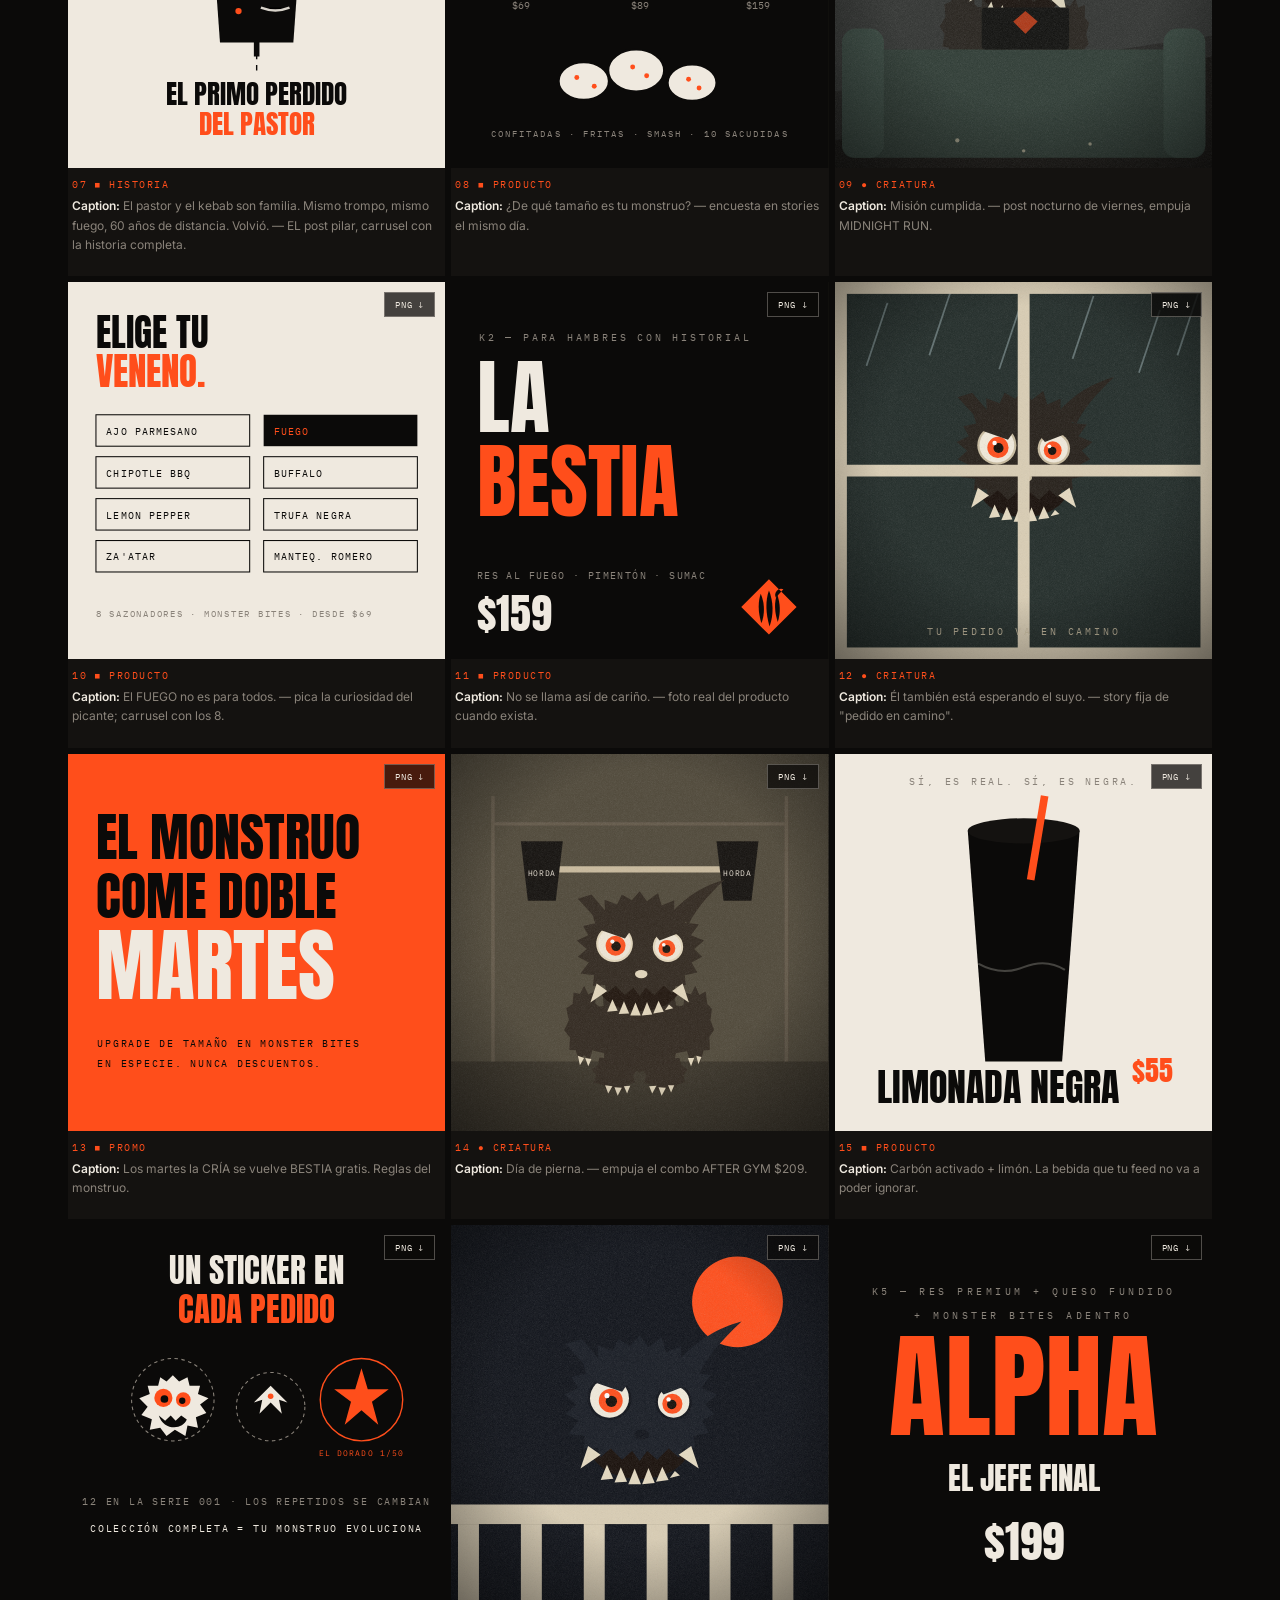
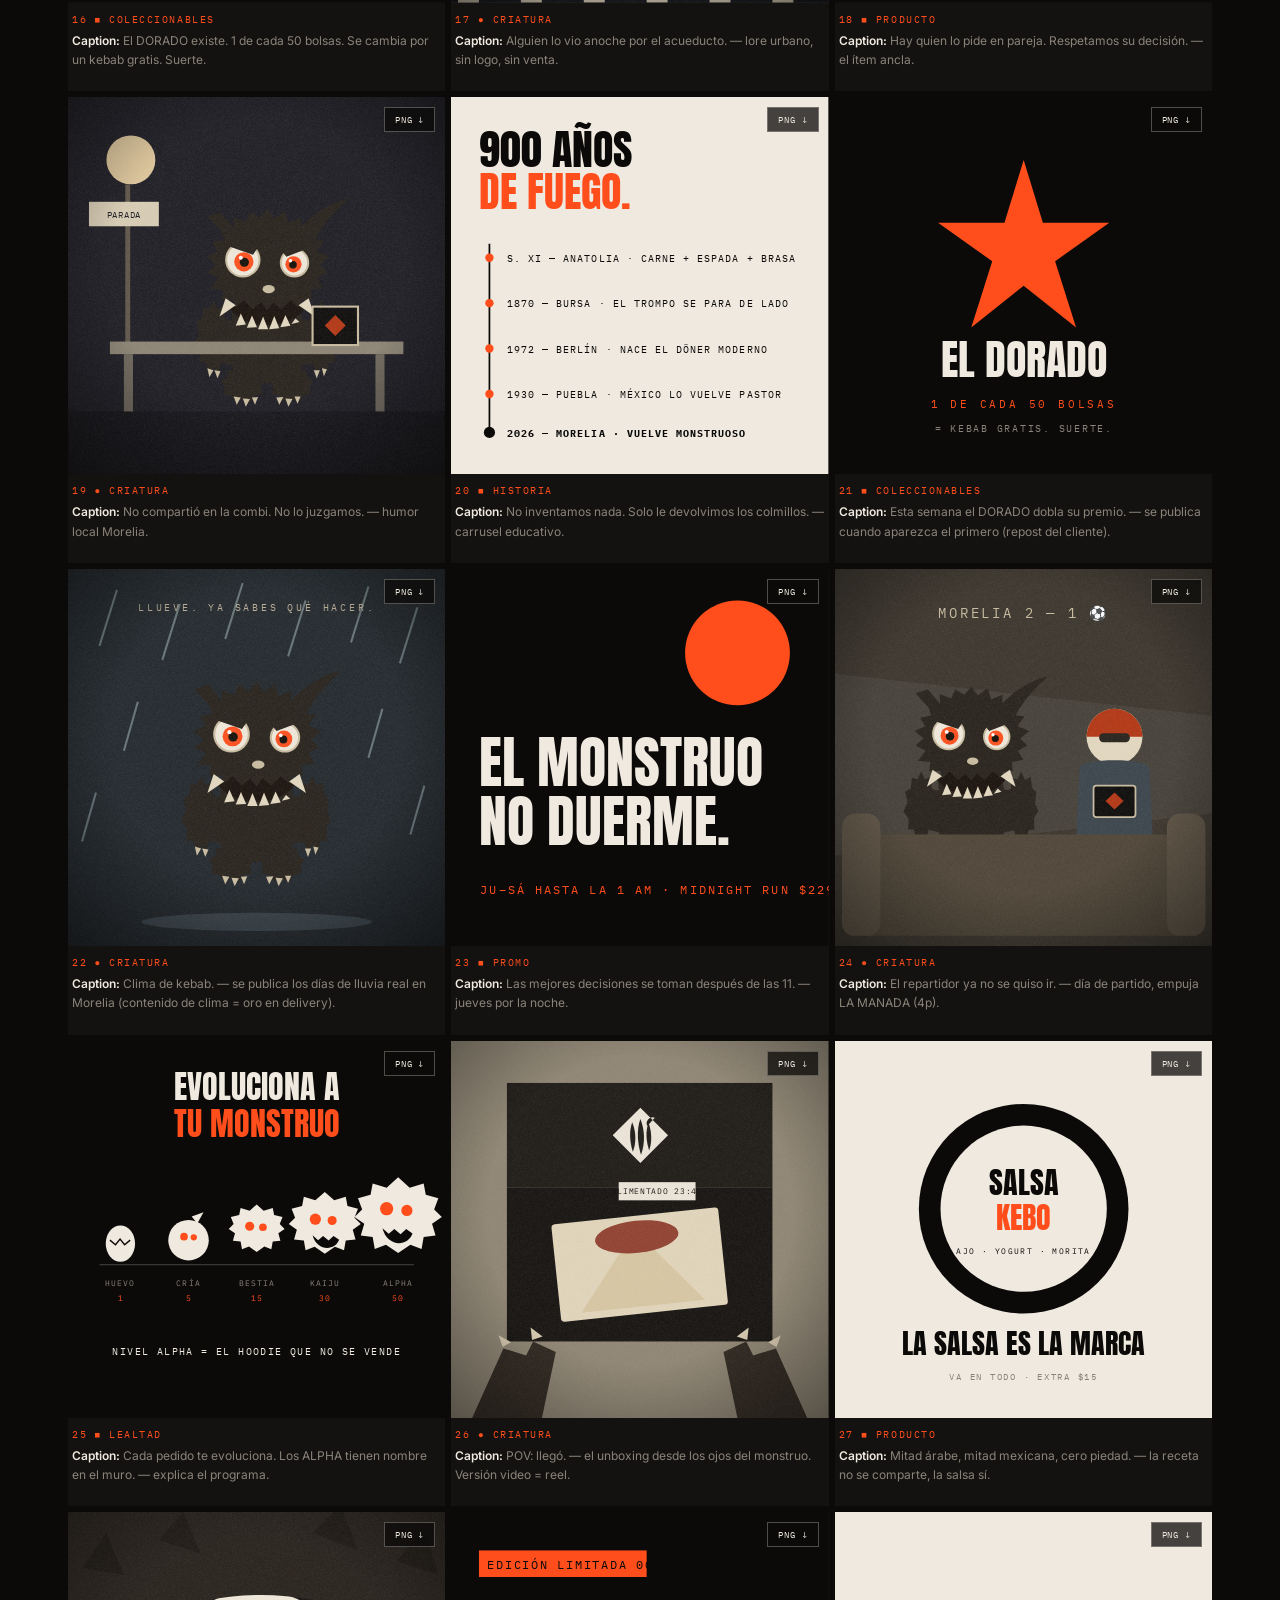
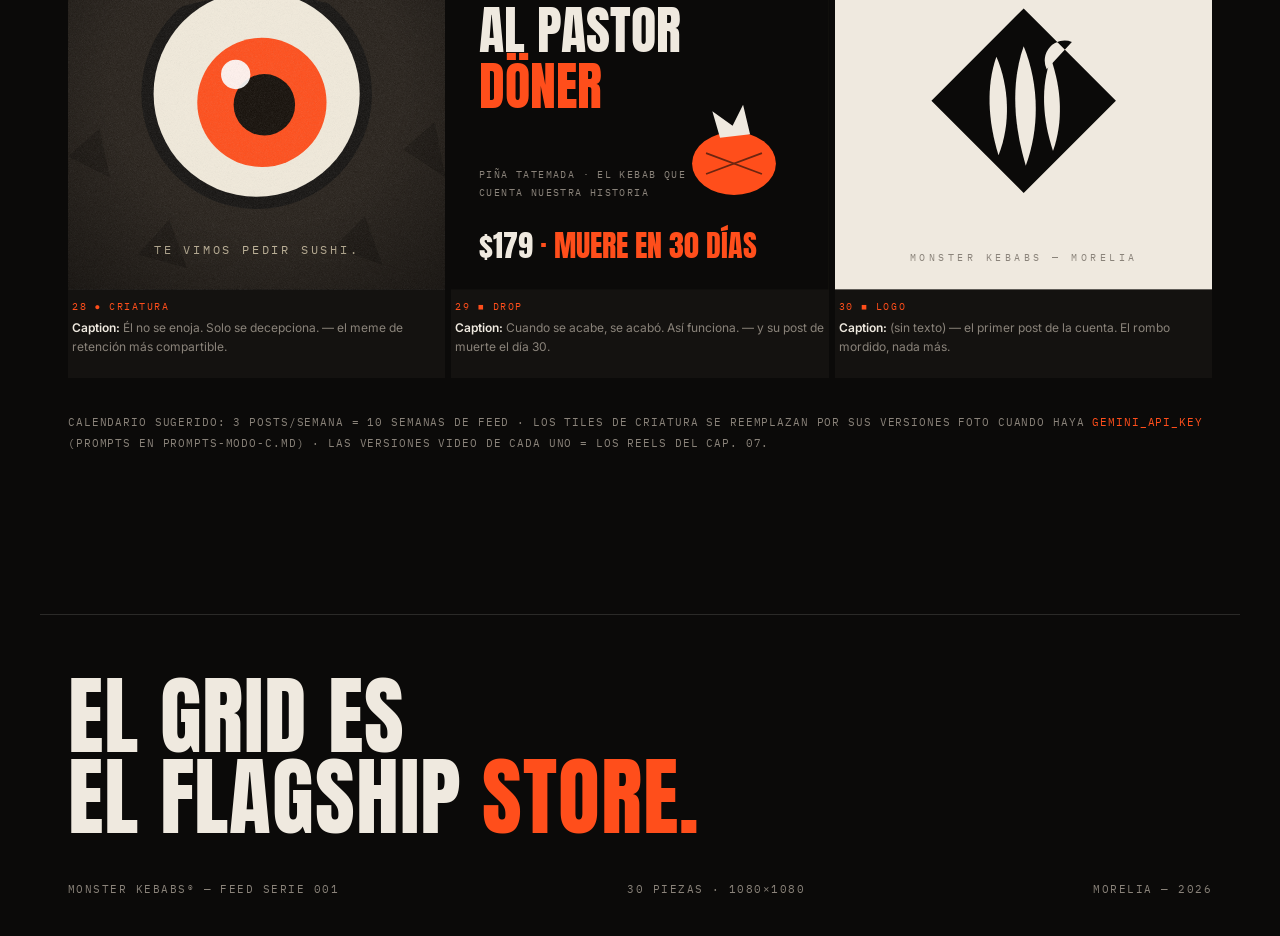
<file: feed.html>
<!DOCTYPE html>
<html lang="es">
<head>
<meta charset="UTF-8">
<meta name="viewport" content="width=device-width, initial-scale=1.0">
<title>EL FEED — 30 POSTS · MONSTER KEBABS</title>
<link rel="preconnect" href="https://fonts.googleapis.com">
<link rel="preconnect" href="https://fonts.gstatic.com" crossorigin>
<link href="https://fonts.googleapis.com/css2?family=Anton&family=IBM+Plex+Mono:wght@400;500&family=Inter:wght@400;500;600&display=swap" rel="stylesheet">
<link rel="stylesheet" href="brand.css">
<style>
  .grid{display:grid;grid-template-columns:repeat(3,1fr);gap:6px}
  .tile{position:relative;margin:0;background:var(--tinta2)}
  .tile svg{width:100%;display:block}
  .tile .meta{padding:10px 4px 22px}
  .tile .cap{font-size:12px;color:var(--humo);line-height:1.6}
  .tile .cap b{color:var(--hueso);font-weight:600}
  .tile .num{font-family:'IBM Plex Mono',monospace;font-size:9.5px;letter-spacing:.16em;color:var(--ember);display:block;margin-bottom:5px}
  .dl{position:absolute;top:10px;right:10px;z-index:5;font-family:'IBM Plex Mono',monospace;font-size:9px;
    letter-spacing:.1em;background:rgba(11,10,9,.75);border:1px solid rgba(239,233,223,.3);color:var(--hueso);
    padding:6px 10px;cursor:pointer;transition:.2s}
  .dl:hover{background:var(--ember);color:var(--tinta);border-color:var(--ember)}
  .leyenda{display:flex;gap:22px;margin-bottom:28px;font-family:'IBM Plex Mono',monospace;font-size:10.5px;
    letter-spacing:.14em;color:var(--humo);text-transform:uppercase;flex-wrap:wrap}
  .leyenda em{color:var(--ember);font-style:normal}
  @media(max-width:820px){.grid{grid-template-columns:repeat(2,1fr)}}
</style>
</head>
<body>

<div class="topbar">
  <div><b>MONSTER KEBABS</b><span class="dot"> ●</span> EL FEED — SERIE 001</div>
  <nav class="nav"><a href="index.html">← MARCA</a><a href="criaturas.html">CRIATURAS</a><a href="fotos.html">FOTOS</a><a href="landing.html">LANDING</a></nav>
</div>

<section class="page-head">
  <div class="label">30 POSTS — LISTOS PARA PUBLICAR</div>
  <h1 class="display">El feed</h1>
  <p class="sub">Así se ve el grid completo de lanzamiento: 18 piezas de diseño + 12 escenas de la criatura,
  en el orden curado (el 01 se publica primero). Cada tile baja como PNG de 1080×1080 con su botón.
  El caption sugerido va debajo de cada uno.</p>
</section>

<section class="rv" style="padding-top:0">
  <div class="leyenda"><span><em>■</em> DISEÑO (18)</span><span><em>●</em> CRIATURA (12)</span><span>REGLA 70/20/10: MUNDO / PRODUCTO / PROMO</span></div>
  <div class="grid" id="grid">

  <!-- T01 · TEASER OJOS -->
  <figure class="tile" data-name="T01-algo-desperto">
    <svg viewBox="0 0 1080 1080" xmlns="http://www.w3.org/2000/svg">
      <rect width="1080" height="1080" fill="#0B0A09"/>
      <circle cx="400" cy="470" r="105" fill="#141210"/><circle cx="400" cy="470" r="93" fill="#EFE9DF"/>
      <circle cx="406" cy="482" r="57" fill="#FF4E1B"/><circle cx="409" cy="485" r="27" fill="#0B0A09"/><circle cx="388" cy="458" r="12" fill="#EFE9DF"/>
      <circle cx="690" cy="486" r="88" fill="#141210"/><circle cx="690" cy="486" r="76" fill="#EFE9DF"/>
      <circle cx="684" cy="497" r="48" fill="#FF4E1B"/><circle cx="681" cy="500" r="22" fill="#0B0A09"/><circle cx="666" cy="477" r="10" fill="#EFE9DF"/>
      <path d="M300,362 L520,320 L458,410 Z" fill="#0B0A09"/><path d="M786,372 L590,330 L648,416 Z" fill="#0B0A09"/>
      <text x="540" y="880" font-family="IBM Plex Mono" font-size="30" fill="#8A837A" letter-spacing="14" text-anchor="middle">ALGO DESPERTÓ</text>
      <text x="540" y="940" font-family="IBM Plex Mono" font-size="26" fill="#FF4E1B" letter-spacing="10" text-anchor="middle">09 · 10 · 2026</text>
    </svg>
    <figcaption class="meta"><span class="num">01 ■ TEASER</span><div class="cap"><b>Caption:</b> Lleva 900 años dormido bajo la ciudad. Ya olió algo. — sin hashtags, sin explicar nada.</div></figcaption>
  </figure>

  <!-- T02 · CRIATURA SALA -->
  <figure class="tile" data-name="T02-la-sala">
    <svg viewBox="0 0 1080 1080" xmlns="http://www.w3.org/2000/svg">
      <defs>
        <filter id="g02"><feTurbulence type="fractalNoise" baseFrequency="0.75" numOctaves="2"/><feColorMatrix type="saturate" values="0"/></filter>
        <radialGradient id="v02" cx="50%" cy="45%" r="75%"><stop offset="55%" stop-color="#000" stop-opacity="0"/><stop offset="100%" stop-color="#000" stop-opacity=".42"/></radialGradient>
      </defs>
      <rect width="1080" height="1080" fill="#CFC1A6"/>
      <rect x="70" y="90" width="330" height="230" fill="#8A6F4E"/><rect x="90" y="110" width="290" height="190" fill="#9FB3B5"/>
      <path d="M90,300 L190,180 L250,244 L310,160 L380,300 Z" fill="#5E7778"/>
      <path d="M790,240 L960,240 L930,130 L820,130 Z" fill="#C69A5B"/><rect x="866" y="240" width="16" height="240" fill="#7A5A38"/>
      <g class="kebo" data-mode="full" data-fg="#2A231C" data-opp="#E4D9C0" data-t="translate(240,220) scale(1.5)"></g>
      <rect x="30" y="700" width="1020" height="300" rx="34" fill="#4E6B57"/>
      <rect x="30" y="640" width="120" height="360" rx="40" fill="#5A7A64"/>
      <rect x="930" y="640" width="120" height="360" rx="40" fill="#5A7A64"/>
      <rect y="1000" width="1080" height="80" fill="#A08A64"/>
      <rect x="440" y="620" width="200" height="90" rx="16" fill="#DDD5C4"/>
      <circle cx="490" cy="665" r="15" fill="#26201A"/><circle cx="535" cy="665" r="15" fill="#B33512"/>
      <rect x="572" y="650" width="40" height="32" rx="6" fill="#26201A"/>
      <path d="M540,710 C540,800 400,860 240,940" stroke="#26201A" stroke-width="8" fill="none"/>
      <rect width="1080" height="1080" fill="#C9A06A" opacity=".07"/>
      <rect width="1080" height="1080" filter="url(#g02)" opacity=".12"/>
      <rect width="1080" height="1080" fill="url(#v02)"/>
    </svg>
    <figcaption class="meta"><span class="num">02 ● CRIATURA</span><div class="cap"><b>Caption:</b> Martes 9:47 PM. Perdió tres vidas esperando su pedido. #Morelia</div></figcaption>
  </figure>

  <!-- T03 · FEED THE MONSTER TIPO -->
  <figure class="tile" data-name="T03-feed-the-monster">
    <svg viewBox="0 0 1080 1080" xmlns="http://www.w3.org/2000/svg">
      <rect width="1080" height="1080" fill="#0B0A09"/>
      <text x="80" y="300" font-family="Anton" font-size="185" fill="#EFE9DF">FEED</text>
      <text x="80" y="490" font-family="Anton" font-size="185" fill="#EFE9DF">THE</text>
      <text x="80" y="680" font-family="Anton" font-size="185" fill="#FF4E1B">MONSTER.</text>
      <text x="84" y="800" font-family="IBM Plex Mono" font-size="26" fill="#8A837A" letter-spacing="6">NO ALIMENTES TU HAMBRE.</text>
      <text x="84" y="845" font-family="IBM Plex Mono" font-size="26" fill="#8A837A" letter-spacing="6">ALIMENTA A TU MONSTRUO.</text>
      <g transform="translate(830,830) scale(0.85)">
        <path d="M100,12 L188,100 L100,188 L12,100 Z M146,44 a19,19 0 0 0 -24,26 Z" fill="#EFE9DF" fill-rule="evenodd"/>
        <g fill="#0B0A09"><path d="M74,58 C86,86 88,122 76,152 C66,120 64,86 74,58 Z"/><path d="M100,48 C114,82 116,124 102,162 C90,122 88,82 100,48 Z"/><path d="M126,60 C136,88 138,120 128,148 C118,118 116,86 126,60 Z"/></g>
      </g>
    </svg>
    <figcaption class="meta"><span class="num">03 ■ MANIFIESTO</span><div class="cap"><b>Caption:</b> El manifiesto completo (párrafo del cap. 03). Post fundacional del lema.</div></figcaption>
  </figure>

  <!-- T04 · CRIATURA BARRA -->
  <figure class="tile" data-name="T04-el-antojo">
    <svg viewBox="0 0 1080 1080" xmlns="http://www.w3.org/2000/svg">
      <defs>
        <filter id="g04"><feTurbulence type="fractalNoise" baseFrequency="0.75" numOctaves="2" seed="4"/><feColorMatrix type="saturate" values="0"/></filter>
        <radialGradient id="v04" cx="50%" cy="45%" r="75%"><stop offset="55%" stop-color="#000" stop-opacity="0"/><stop offset="100%" stop-color="#000" stop-opacity=".45"/></radialGradient>
      </defs>
      <rect width="1080" height="1080" fill="#5E5548"/>
      <g><rect x="60" y="60" width="150" height="110" fill="#8E3B2C"/><rect x="240" y="80" width="130" height="90" fill="#3E5C5E"/><rect x="400" y="55" width="150" height="115" fill="#B08A4A"/><rect x="590" y="75" width="130" height="95" fill="#8E3B2C"/><rect x="760" y="60" width="150" height="110" fill="#3E5C5E"/><rect x="940" y="80" width="110" height="90" fill="#8E3B2C"/></g>
      <rect x="0" y="170" width="1080" height="18" fill="#463E33"/>
      <g class="kebo" data-mode="head" data-fg="#2A231C" data-opp="#E4D9C0" data-t="translate(200,140) scale(1.7)"></g>
      <rect x="0" y="740" width="1080" height="50" fill="#B9B0A0"/>
      <rect x="0" y="790" width="1080" height="290" fill="#8C8474"/>
      <g transform="rotate(-4 250 900)"><rect x="110" y="820" width="280" height="180" rx="8" fill="#E4D9C0"/><path d="M150,975 L245,850 L345,975 Z" fill="#D9C9A6"/><ellipse cx="248" cy="866" rx="66" ry="26" fill="#8E3B2C"/></g>
      <g transform="rotate(3 620 910)"><rect x="480" y="830" width="280" height="175" rx="8" fill="#E4D9C0"/><path d="M520,980 L615,858 L712,980 Z" fill="#D9C9A6"/><ellipse cx="618" cy="874" rx="68" ry="27" fill="#8E3B2C"/></g>
      <ellipse cx="880" cy="990" rx="90" ry="22" fill="#B33512"/>
      <ellipse cx="420" cy="1035" rx="60" ry="16" fill="#B33512"/>
      <rect width="1080" height="1080" fill="#C9A06A" opacity=".06"/>
      <rect width="1080" height="1080" filter="url(#g04)" opacity=".13"/>
      <rect width="1080" height="1080" fill="url(#v04)"/>
    </svg>
    <figcaption class="meta"><span class="num">04 ● CRIATURA</span><div class="cap"><b>Caption:</b> Entró por uno. Van tres. — reel: mismo encuadre en video con corte del trompo.</div></figcaption>
  </figure>

  <!-- T05 · MENÚ KEBO CLÁSICO -->
  <figure class="tile" data-name="T05-kebo-clasico">
    <svg viewBox="0 0 1080 1080" xmlns="http://www.w3.org/2000/svg">
      <rect width="1080" height="1080" fill="#EFE9DF"/>
      <text x="80" y="180" font-family="IBM Plex Mono" font-size="28" fill="#FF4E1B" letter-spacing="8">K1 — EL DE SIEMPRE, DESDE EL DÍA UNO</text>
      <text x="74" y="400" font-family="Anton" font-size="175" fill="#0B0A09">KEBO</text>
      <text x="74" y="580" font-family="Anton" font-size="175" fill="#0B0A09">CLÁSICO</text>
      <g transform="translate(640,620) rotate(-18)">
        <path d="M0,0 L260,-100 L260,100 Z" fill="#EFE9DF" stroke="#0B0A09" stroke-width="14"/>
        <line x1="70" y1="-26" x2="220" y2="-72" stroke="#0B0A09" stroke-width="9"/>
        <line x1="74" y1="30" x2="220" y2="70" stroke="#0B0A09" stroke-width="9"/>
        <circle cx="300" cy="0" r="52" fill="#FF4E1B"/>
      </g>
      <rect x="74" y="680" width="420" height="76" fill="#0B0A09"/>
      <text x="98" y="733" font-family="IBM Plex Mono" font-size="34" fill="#EFE9DF" letter-spacing="4">MARINADO 24 H</text>
      <text x="74" y="950" font-family="Anton" font-size="130" fill="#FF4E1B">$139</text>
      <text x="80" y="1010" font-family="IBM Plex Mono" font-size="24" fill="#8A837A" letter-spacing="5">POLLO · PITA CALIENTE · SALSA KEBO</text>
    </svg>
    <figcaption class="meta"><span class="num">05 ■ PRODUCTO</span><div class="cap"><b>Caption:</b> 180 gramos de pollo al fuego. Tu monstruo ya lo olió. 🔗 en bio.</div></figcaption>
  </figure>

  <!-- T06 · CRIATURA RETRATO -->
  <figure class="tile" data-name="T06-retrato">
    <svg viewBox="0 0 1080 1080" xmlns="http://www.w3.org/2000/svg">
      <defs>
        <filter id="g06"><feTurbulence type="fractalNoise" baseFrequency="0.75" numOctaves="2" seed="6"/><feColorMatrix type="saturate" values="0"/></filter>
        <radialGradient id="v06" cx="50%" cy="44%" r="76%"><stop offset="58%" stop-color="#000" stop-opacity="0"/><stop offset="100%" stop-color="#000" stop-opacity=".34"/></radialGradient>
      </defs>
      <rect width="1080" height="1080" fill="#C07439"/>
      <ellipse cx="540" cy="600" rx="430" ry="500" fill="#96551F" opacity=".35"/>
      <path d="M240,1080 L268,860 C350,790 730,790 812,860 L840,1080 Z" fill="#E8E2D2"/>
      <text x="540" y="1020" font-family="Anton" font-size="105" fill="#161310" text-anchor="middle" letter-spacing="4">KEBO.</text>
      <g class="kebo" data-mode="head" data-fg="#2A231C" data-opp="#E4D9C0" data-t="translate(220,120) scale(1.62)"></g>
      <rect width="1080" height="1080" fill="#C9A06A" opacity=".05"/>
      <rect width="1080" height="1080" filter="url(#g06)" opacity=".12"/>
      <rect width="1080" height="1080" fill="url(#v06)"/>
    </svg>
    <figcaption class="meta"><span class="num">06 ● CRIATURA</span><div class="cap"><b>Caption:</b> Foto escolar, año del despertar. Compórtense. — foto de perfil alterna.</div></figcaption>
  </figure>

  <!-- T07 · PRIMO DEL PASTOR -->
  <figure class="tile" data-name="T07-primo-del-pastor">
    <svg viewBox="0 0 1080 1080" xmlns="http://www.w3.org/2000/svg">
      <rect width="1080" height="1080" fill="#EFE9DF"/>
      <line x1="540" y1="80" x2="540" y2="800" stroke="#0B0A09" stroke-width="4" stroke-dasharray="16 16"/>
      <line x1="540" y1="110" x2="540" y2="760" stroke="#0B0A09" stroke-width="16"/>
      <ellipse cx="540" cy="180" rx="72" ry="54" fill="#FF4E1B"/>
      <path d="M515,132 L502,84 L540,112 L560,76 L572,128 Z" fill="#0B0A09"/>
      <path d="M400,230 L680,230 L645,720 L435,720 Z" fill="#0B0A09"/>
      <g fill="#FF4E1B"><circle cx="465" cy="310" r="9"/><circle cx="490" cy="420" r="9"/><circle cx="460" cy="530" r="9"/><circle cx="488" cy="630" r="9"/></g>
      <g stroke="#EFE9DF" stroke-width="7" opacity=".9"><path d="M552,300 q52,16 100,0"/><path d="M552,410 q50,16 96,0"/><path d="M552,520 q46,16 90,0"/><path d="M552,620 q42,16 82,0"/></g>
      <text x="130" y="330" font-family="IBM Plex Mono" font-size="26" fill="#0B0A09" letter-spacing="4">1930</text>
      <text x="130" y="372" font-family="IBM Plex Mono" font-size="26" fill="#0B0A09" letter-spacing="4">PUEBLA</text>
      <text x="130" y="424" font-family="IBM Plex Mono" font-size="26" fill="#FF4E1B" letter-spacing="4">AL PASTOR</text>
      <text x="800" y="330" font-family="IBM Plex Mono" font-size="26" fill="#0B0A09" letter-spacing="4">1870</text>
      <text x="800" y="372" font-family="IBM Plex Mono" font-size="26" fill="#0B0A09" letter-spacing="4">BURSA</text>
      <text x="800" y="424" font-family="IBM Plex Mono" font-size="26" fill="#FF4E1B" letter-spacing="4">DÖNER</text>
      <text x="540" y="900" font-family="Anton" font-size="76" fill="#0B0A09" text-anchor="middle">EL PRIMO PERDIDO</text>
      <text x="540" y="985" font-family="Anton" font-size="76" fill="#FF4E1B" text-anchor="middle">DEL PASTOR</text>
    </svg>
    <figcaption class="meta"><span class="num">07 ■ HISTORIA</span><div class="cap"><b>Caption:</b> El pastor y el kebab son familia. Mismo trompo, mismo fuego, 60 años de distancia. Volvió. — EL post pilar, carrusel con la historia completa.</div></figcaption>
  </figure>

  <!-- T08 · BITES TAMAÑOS -->
  <figure class="tile" data-name="T08-monster-bites">
    <svg viewBox="0 0 1080 1080" xmlns="http://www.w3.org/2000/svg">
      <rect width="1080" height="1080" fill="#0B0A09"/>
      <text x="540" y="150" font-family="IBM Plex Mono" font-size="30" fill="#FF4E1B" letter-spacing="10" text-anchor="middle">MONSTER BITES — PAPA CAMBRAY</text>
      <text x="200" y="480" font-family="Anton" font-size="230" fill="#EFE9DF" text-anchor="middle">6</text>
      <text x="540" y="480" font-family="Anton" font-size="230" fill="#EFE9DF" text-anchor="middle">9</text>
      <text x="880" y="480" font-family="Anton" font-size="230" fill="#EFE9DF" text-anchor="middle">20</text>
      <text x="200" y="560" font-family="Anton" font-size="52" fill="#FF4E1B" text-anchor="middle">CRÍA</text>
      <text x="540" y="560" font-family="Anton" font-size="52" fill="#FF4E1B" text-anchor="middle">BESTIA</text>
      <text x="880" y="560" font-family="Anton" font-size="52" fill="#FF4E1B" text-anchor="middle">HORDA</text>
      <text x="200" y="625" font-family="IBM Plex Mono" font-size="30" fill="#8A837A" text-anchor="middle">$69</text>
      <text x="540" y="625" font-family="IBM Plex Mono" font-size="30" fill="#8A837A" text-anchor="middle">$89</text>
      <text x="880" y="625" font-family="IBM Plex Mono" font-size="30" fill="#8A837A" text-anchor="middle">$159</text>
      <g fill="#EFE9DF" stroke="#0B0A09" stroke-width="6">
        <ellipse cx="380" cy="830" rx="72" ry="54"/><ellipse cx="530" cy="800" rx="80" ry="60"/><ellipse cx="690" cy="835" rx="70" ry="52"/>
      </g>
      <g fill="#FF4E1B"><circle cx="360" cy="820" r="7"/><circle cx="410" cy="845" r="7"/><circle cx="520" cy="790" r="7"/><circle cx="560" cy="815" r="7"/><circle cx="680" cy="825" r="7"/><circle cx="710" cy="850" r="7"/></g>
      <text x="540" y="990" font-family="IBM Plex Mono" font-size="26" fill="#8A837A" letter-spacing="6" text-anchor="middle">CONFITADAS · FRITAS · SMASH · 10 SACUDIDAS</text>
    </svg>
    <figcaption class="meta"><span class="num">08 ■ PRODUCTO</span><div class="cap"><b>Caption:</b> ¿De qué tamaño es tu monstruo? — encuesta en stories el mismo día.</div></figcaption>
  </figure>

  <!-- T09 · CRIATURA 3AM -->
  <figure class="tile" data-name="T09-3am">
    <svg viewBox="0 0 1080 1080" xmlns="http://www.w3.org/2000/svg">
      <defs>
        <filter id="g09"><feTurbulence type="fractalNoise" baseFrequency="0.75" numOctaves="2" seed="9"/><feColorMatrix type="saturate" values="0"/></filter>
        <radialGradient id="v09" cx="50%" cy="46%" r="74%"><stop offset="50%" stop-color="#000" stop-opacity="0"/><stop offset="100%" stop-color="#000" stop-opacity=".55"/></radialGradient>
      </defs>
      <rect width="1080" height="1080" fill="#171310"/>
      <path d="M0,250 L1080,480 L1080,760 L0,1000 Z" fill="#9FB3B5" opacity=".10"/>
      <path d="M0,360 L1080,540 L1080,700 L0,860 Z" fill="#C8D4D2" opacity=".08"/>
      <text x="900" y="140" font-family="IBM Plex Mono" font-size="46" fill="#B33512" letter-spacing="6">3:07</text>
      <g class="kebo" data-mode="full" data-fg="#26201A" data-opp="#C9BCA0" data-t="translate(230,240) scale(1.5) rotate(7 200 220)"></g>
      <rect x="20" y="740" width="1040" height="310" rx="34" fill="#2E3A33"/>
      <rect x="20" y="680" width="120" height="370" rx="40" fill="#38473E"/>
      <rect x="940" y="680" width="120" height="370" rx="40" fill="#38473E"/>
      <rect x="420" y="620" width="250" height="120" rx="10" fill="#0E0C0A"/>
      <path d="M510,660 L545,695 L580,660 L545,630 Z" fill="#B33512"/>
      <g fill="#C9BCA0" opacity=".7"><circle cx="350" cy="1000" r="6"/><circle cx="730" cy="1010" r="5"/><circle cx="540" cy="1030" r="5"/></g>
      <rect width="1080" height="1080" fill="#3E5C5E" opacity=".05"/>
      <rect width="1080" height="1080" filter="url(#g09)" opacity=".15"/>
      <rect width="1080" height="1080" fill="url(#v09)"/>
    </svg>
    <figcaption class="meta"><span class="num">09 ● CRIATURA</span><div class="cap"><b>Caption:</b> Misión cumplida. — post nocturno de viernes, empuja MIDNIGHT RUN.</div></figcaption>
  </figure>

  <!-- T10 · SAZONADORES -->
  <figure class="tile" data-name="T10-sazonadores">
    <svg viewBox="0 0 1080 1080" xmlns="http://www.w3.org/2000/svg">
      <rect width="1080" height="1080" fill="#EFE9DF"/>
      <text x="80" y="190" font-family="Anton" font-size="105" fill="#0B0A09">ELIGE TU</text>
      <text x="80" y="300" font-family="Anton" font-size="105" fill="#FF4E1B">VENENO.</text>
      <g font-family="IBM Plex Mono" font-size="30" letter-spacing="3">
        <rect x="80" y="380" width="440" height="90" fill="none" stroke="#0B0A09" stroke-width="3"/><text x="110" y="437" fill="#0B0A09">AJO PARMESANO</text>
        <rect x="560" y="380" width="440" height="90" fill="#0B0A09"/><text x="590" y="437" fill="#FF4E1B">FUEGO</text>
        <rect x="80" y="500" width="440" height="90" fill="none" stroke="#0B0A09" stroke-width="3"/><text x="110" y="557" fill="#0B0A09">CHIPOTLE BBQ</text>
        <rect x="560" y="500" width="440" height="90" fill="none" stroke="#0B0A09" stroke-width="3"/><text x="590" y="557" fill="#0B0A09">BUFFALO</text>
        <rect x="80" y="620" width="440" height="90" fill="none" stroke="#0B0A09" stroke-width="3"/><text x="110" y="677" fill="#0B0A09">LEMON PEPPER</text>
        <rect x="560" y="620" width="440" height="90" fill="none" stroke="#0B0A09" stroke-width="3"/><text x="590" y="677" fill="#0B0A09">TRUFA NEGRA</text>
        <rect x="80" y="740" width="440" height="90" fill="none" stroke="#0B0A09" stroke-width="3"/><text x="110" y="797" fill="#0B0A09">ZA'ATAR</text>
        <rect x="560" y="740" width="440" height="90" fill="none" stroke="#0B0A09" stroke-width="3"/><text x="590" y="797" fill="#0B0A09">MANTEQ. ROMERO</text>
      </g>
      <text x="80" y="960" font-family="IBM Plex Mono" font-size="26" fill="#8A837A" letter-spacing="5">8 SAZONADORES · MONSTER BITES · DESDE $69</text>
    </svg>
    <figcaption class="meta"><span class="num">10 ■ PRODUCTO</span><div class="cap"><b>Caption:</b> El FUEGO no es para todos. — pica la curiosidad del picante; carrusel con los 8.</div></figcaption>
  </figure>

  <!-- T11 · LA BESTIA -->
  <figure class="tile" data-name="T11-la-bestia">
    <svg viewBox="0 0 1080 1080" xmlns="http://www.w3.org/2000/svg">
      <rect width="1080" height="1080" fill="#0B0A09"/>
      <text x="80" y="170" font-family="IBM Plex Mono" font-size="28" fill="#8A837A" letter-spacing="8">K2 — PARA HAMBRES CON HISTORIAL</text>
      <text x="74" y="430" font-family="Anton" font-size="235" fill="#EFE9DF">LA</text>
      <text x="74" y="670" font-family="Anton" font-size="235" fill="#FF4E1B">BESTIA</text>
      <text x="74" y="850" font-family="IBM Plex Mono" font-size="30" fill="#8A837A" letter-spacing="4">RES AL FUEGO · PIMENTÓN · SUMAC</text>
      <text x="74" y="1000" font-family="Anton" font-size="120" fill="#EFE9DF">$159</text>
      <g transform="translate(820,840) scale(0.9)">
        <path d="M100,12 L188,100 L100,188 L12,100 Z M146,44 a19,19 0 0 0 -24,26 Z" fill="#FF4E1B" fill-rule="evenodd"/>
        <g fill="#0B0A09"><path d="M74,58 C86,86 88,122 76,152 C66,120 64,86 74,58 Z"/><path d="M100,48 C114,82 116,124 102,162 C90,122 88,82 100,48 Z"/><path d="M126,60 C136,88 138,120 128,148 C118,118 116,86 126,60 Z"/></g>
      </g>
    </svg>
    <figcaption class="meta"><span class="num">11 ■ PRODUCTO</span><div class="cap"><b>Caption:</b> No se llama así de cariño. — foto real del producto cuando exista.</div></figcaption>
  </figure>

  <!-- T12 · CRIATURA VENTANA -->
  <figure class="tile" data-name="T12-la-ventana">
    <svg viewBox="0 0 1080 1080" xmlns="http://www.w3.org/2000/svg">
      <defs>
        <filter id="g12"><feTurbulence type="fractalNoise" baseFrequency="0.75" numOctaves="2" seed="12"/><feColorMatrix type="saturate" values="0"/></filter>
        <radialGradient id="v12" cx="50%" cy="45%" r="74%"><stop offset="52%" stop-color="#000" stop-opacity="0"/><stop offset="100%" stop-color="#000" stop-opacity=".5"/></radialGradient>
      </defs>
      <rect width="1080" height="1080" fill="#232D2A"/>
      <g stroke="#9FB3B5" stroke-width="5" opacity=".5">
        <line x1="150" y1="60" x2="90" y2="240"/><line x1="330" y1="30" x2="270" y2="210"/><line x1="530" y1="70" x2="470" y2="250"/>
        <line x1="740" y1="40" x2="680" y2="220"/><line x1="930" y1="80" x2="870" y2="260"/><line x1="1040" y1="30" x2="980" y2="210"/>
      </g>
      <g class="kebo" data-mode="head" data-fg="#26201A" data-opp="#C9BCA0" data-t="translate(220,240) scale(1.6)"></g>
      <g stroke="#D9CDB4" stroke-width="34"><line x1="0" y1="540" x2="1080" y2="540"/><line x1="540" y1="0" x2="540" y2="1080"/></g>
      <rect x="0" y="0" width="1080" height="1080" fill="none" stroke="#D9CDB4" stroke-width="68"/>
      <text x="540" y="1010" font-family="IBM Plex Mono" font-size="28" fill="#C9BCA0" letter-spacing="8" text-anchor="middle" opacity=".9">TU PEDIDO VA EN CAMINO</text>
      <rect width="1080" height="1080" filter="url(#g12)" opacity=".13"/>
      <rect width="1080" height="1080" fill="url(#v12)"/>
    </svg>
    <figcaption class="meta"><span class="num">12 ● CRIATURA</span><div class="cap"><b>Caption:</b> Él también está esperando el suyo. — story fija de "pedido en camino".</div></figcaption>
  </figure>

  <!-- T13 · MARTES DOBLE -->
  <figure class="tile" data-name="T13-martes-doble">
    <svg viewBox="0 0 1080 1080" xmlns="http://www.w3.org/2000/svg">
      <rect width="1080" height="1080" fill="#FF4E1B"/>
      <text x="80" y="300" font-family="Anton" font-size="150" fill="#0B0A09">EL MONSTRUO</text>
      <text x="80" y="470" font-family="Anton" font-size="150" fill="#0B0A09">COME DOBLE</text>
      <text x="80" y="700" font-family="Anton" font-size="230" fill="#EFE9DF">MARTES</text>
      <text x="84" y="840" font-family="IBM Plex Mono" font-size="30" fill="#0B0A09" letter-spacing="5">UPGRADE DE TAMAÑO EN MONSTER BITES</text>
      <text x="84" y="895" font-family="IBM Plex Mono" font-size="30" fill="#0B0A09" letter-spacing="5">EN ESPECIE. NUNCA DESCUENTOS.</text>
    </svg>
    <figcaption class="meta"><span class="num">13 ■ PROMO</span><div class="cap"><b>Caption:</b> Los martes la CRÍA se vuelve BESTIA gratis. Reglas del monstruo.</div></figcaption>
  </figure>

  <!-- T14 · CRIATURA GYM -->
  <figure class="tile" data-name="T14-after-gym">
    <svg viewBox="0 0 1080 1080" xmlns="http://www.w3.org/2000/svg">
      <defs>
        <filter id="g14"><feTurbulence type="fractalNoise" baseFrequency="0.75" numOctaves="2" seed="14"/><feColorMatrix type="saturate" values="0"/></filter>
        <radialGradient id="v14" cx="50%" cy="45%" r="74%"><stop offset="55%" stop-color="#000" stop-opacity="0"/><stop offset="100%" stop-color="#000" stop-opacity=".45"/></radialGradient>
      </defs>
      <rect width="1080" height="1080" fill="#4A4438"/>
      <rect y="880" width="1080" height="200" fill="#332E26"/>
      <g stroke="#5E5548" stroke-width="10"><line x1="120" y1="120" x2="120" y2="880"/><line x1="960" y1="120" x2="960" y2="880"/><line x1="120" y1="200" x2="960" y2="200"/></g>
      <!-- barra con vasos HORDA -->
      <line x1="230" y1="330" x2="850" y2="330" stroke="#C9BCA0" stroke-width="18"/>
      <path d="M200,250 L320,250 L300,420 L220,420 Z" fill="#0B0A09"/>
      <path d="M760,250 L880,250 L860,420 L780,420 Z" fill="#0B0A09"/>
      <text x="260" y="350" font-family="IBM Plex Mono" font-size="22" fill="#EFE9DF" text-anchor="middle" letter-spacing="2">HORDA</text>
      <text x="820" y="350" font-family="IBM Plex Mono" font-size="22" fill="#EFE9DF" text-anchor="middle" letter-spacing="2">HORDA</text>
      <g class="kebo" data-mode="full" data-fg="#2A231C" data-opp="#E4D9C0" data-t="translate(240,330) scale(1.5)"></g>
      <rect width="1080" height="1080" fill="#C9A06A" opacity=".05"/>
      <rect width="1080" height="1080" filter="url(#g14)" opacity=".13"/>
      <rect width="1080" height="1080" fill="url(#v14)"/>
    </svg>
    <figcaption class="meta"><span class="num">14 ● CRIATURA</span><div class="cap"><b>Caption:</b> Día de pierna. — empuja el combo AFTER GYM $209.</div></figcaption>
  </figure>

  <!-- T15 · LIMONADA NEGRA -->
  <figure class="tile" data-name="T15-limonada-negra">
    <svg viewBox="0 0 1080 1080" xmlns="http://www.w3.org/2000/svg">
      <rect width="1080" height="1080" fill="#EFE9DF"/>
      <path d="M380,220 L700,220 L650,880 L430,880 Z" fill="#0B0A09"/>
      <ellipse cx="540" cy="220" rx="160" ry="36" fill="#141210"/>
      <line x1="600" y1="120" x2="560" y2="360" stroke="#FF4E1B" stroke-width="22"/>
      <path d="M410,600 q65,36 130,10 q65,-26 118,8" stroke="#EFE9DF" stroke-width="6" fill="none" opacity=".25"/>
      <text x="540" y="90" font-family="IBM Plex Mono" font-size="28" fill="#8A837A" letter-spacing="8" text-anchor="middle">SÍ, ES REAL. SÍ, ES NEGRA.</text>
      <text x="120" y="1000" font-family="Anton" font-size="110" fill="#0B0A09">LIMONADA NEGRA</text>
      <text x="850" y="940" font-family="Anton" font-size="80" fill="#FF4E1B">$55</text>
    </svg>
    <figcaption class="meta"><span class="num">15 ■ PRODUCTO</span><div class="cap"><b>Caption:</b> Carbón activado + limón. La bebida que tu feed no va a poder ignorar.</div></figcaption>
  </figure>

  <!-- T16 · STICKERS -->
  <figure class="tile" data-name="T16-stickers">
    <svg viewBox="0 0 1080 1080" xmlns="http://www.w3.org/2000/svg">
      <rect width="1080" height="1080" fill="#0B0A09"/>
      <text x="540" y="170" font-family="Anton" font-size="95" fill="#EFE9DF" text-anchor="middle">UN STICKER EN</text>
      <text x="540" y="280" font-family="Anton" font-size="95" fill="#FF4E1B" text-anchor="middle">CADA PEDIDO</text>
      <g transform="translate(180,380)">
        <circle cx="120" cy="120" r="118" fill="none" stroke="#8A837A" stroke-width="3" stroke-dasharray="10 10"/>
        <path d="M120,50 L138,68 L162,56 L168,80 L198,80 L192,104 L222,116 L198,134 L216,158 L186,170 L192,200 L162,194 L156,224 L126,206 L102,224 L84,200 L54,206 L60,176 L30,164 L48,140 L24,116 L54,104 L48,80 L78,80 L84,56 L102,68 Z" fill="#EFE9DF"/>
        <circle cx="93" cy="115" r="26" fill="#FF4E1B"/><circle cx="150" cy="120" r="21" fill="#FF4E1B"/>
        <circle cx="96" cy="118" r="11" fill="#0B0A09"/><circle cx="147" cy="123" r="9" fill="#0B0A09"/>
        <path d="M80,165 L98,180 L114,165 L128,180 L144,165 L160,177 C148,208 92,208 80,165 Z" fill="#0B0A09"/>
      </g>
      <g transform="translate(480,420)">
        <circle cx="100" cy="100" r="98" fill="none" stroke="#8A837A" stroke-width="3" stroke-dasharray="10 10"/>
        <path d="M100,40 L52,88 L76,80 L68,120 L100,88 L132,120 L124,80 L148,88 Z" fill="#EFE9DF"/>
        <circle cx="100" cy="70" r="8" fill="#FF4E1B"/>
      </g>
      <g transform="translate(720,380)">
        <circle cx="120" cy="120" r="118" fill="none" stroke="#FF4E1B" stroke-width="4"/>
        <path d="M120,30 L138,90 L198,90 L150,126 L168,192 L120,150 L72,192 L90,126 L42,90 L102,90 Z" fill="#FF4E1B"/>
        <text x="120" y="280" font-family="IBM Plex Mono" font-size="22" fill="#FF4E1B" text-anchor="middle" letter-spacing="3">EL DORADO 1/50</text>
      </g>
      <text x="540" y="800" font-family="IBM Plex Mono" font-size="28" fill="#8A837A" letter-spacing="5" text-anchor="middle">12 EN LA SERIE 001 · LOS REPETIDOS SE CAMBIAN</text>
      <text x="540" y="880" font-family="IBM Plex Mono" font-size="28" fill="#EFE9DF" letter-spacing="5" text-anchor="middle">COLECCIÓN COMPLETA = TU MONSTRUO EVOLUCIONA</text>
    </svg>
    <figcaption class="meta"><span class="num">16 ■ COLECCIONABLES</span><div class="cap"><b>Caption:</b> El DORADO existe. 1 de cada 50 bolsas. Se cambia por un kebab gratis. Suerte.</div></figcaption>
  </figure>

  <!-- T17 · CRIATURA ACUEDUCTO -->
  <figure class="tile" data-name="T17-acueducto">
    <svg viewBox="0 0 1080 1080" xmlns="http://www.w3.org/2000/svg">
      <defs>
        <filter id="g17"><feTurbulence type="fractalNoise" baseFrequency="0.75" numOctaves="2" seed="17"/><feColorMatrix type="saturate" values="0"/></filter>
        <radialGradient id="v17" cx="50%" cy="45%" r="74%"><stop offset="52%" stop-color="#000" stop-opacity="0"/><stop offset="100%" stop-color="#000" stop-opacity=".5"/></radialGradient>
      </defs>
      <rect width="1080" height="1080" fill="#10131A"/>
      <circle cx="820" cy="220" r="130" fill="#FF4E1B"/>
      <g class="kebo" data-mode="head" data-fg="#181C24" data-opp="#10131A" data-t="translate(180,240) scale(1.8)"></g>
      <g fill="#D9CDB4">
        <rect x="0" y="800" width="1080" height="56"/>
        <rect x="20" y="856" width="60" height="224"/><rect x="200" y="856" width="60" height="224"/><rect x="380" y="856" width="60" height="224"/>
        <rect x="560" y="856" width="60" height="224"/><rect x="740" y="856" width="60" height="224"/><rect x="920" y="856" width="60" height="224"/>
      </g>
      <g fill="#10131A">
        <path d="M100,1080 L100,960 a45,45 0 0 1 80,0 L180,1080 Z"/><path d="M280,1080 L280,960 a45,45 0 0 1 80,0 L360,1080 Z"/>
        <path d="M460,1080 L460,960 a45,45 0 0 1 80,0 L540,1080 Z"/><path d="M640,1080 L640,960 a45,45 0 0 1 80,0 L720,1080 Z"/>
        <path d="M820,1080 L820,960 a45,45 0 0 1 80,0 L900,1080 Z"/>
      </g>
      <rect width="1080" height="1080" filter="url(#g17)" opacity=".14"/>
      <rect width="1080" height="1080" fill="url(#v17)"/>
    </svg>
    <figcaption class="meta"><span class="num">17 ● CRIATURA</span><div class="cap"><b>Caption:</b> Alguien lo vio anoche por el acueducto. — lore urbano, sin logo, sin venta.</div></figcaption>
  </figure>

  <!-- T18 · EL ALPHA -->
  <figure class="tile" data-name="T18-el-alpha">
    <svg viewBox="0 0 1080 1080" xmlns="http://www.w3.org/2000/svg">
      <rect width="1080" height="1080" fill="#0B0A09"/>
      <text x="540" y="200" font-family="IBM Plex Mono" font-size="30" fill="#8A837A" letter-spacing="10" text-anchor="middle">K5 — RES PREMIUM + QUESO FUNDIDO</text>
      <text x="540" y="270" font-family="IBM Plex Mono" font-size="30" fill="#8A837A" letter-spacing="10" text-anchor="middle">+ MONSTER BITES ADENTRO</text>
      <text x="540" y="600" font-family="Anton" font-size="330" fill="#FF4E1B" text-anchor="middle">ALPHA</text>
      <text x="540" y="760" font-family="Anton" font-size="90" fill="#EFE9DF" text-anchor="middle">EL JEFE FINAL</text>
      <text x="540" y="960" font-family="Anton" font-size="130" fill="#EFE9DF" text-anchor="middle">$199</text>
    </svg>
    <figcaption class="meta"><span class="num">18 ■ PRODUCTO</span><div class="cap"><b>Caption:</b> Hay quien lo pide en pareja. Respetamos su decisión. — el ítem ancla.</div></figcaption>
  </figure>

  <!-- T19 · CRIATURA PARADA -->
  <figure class="tile" data-name="T19-la-parada">
    <svg viewBox="0 0 1080 1080" xmlns="http://www.w3.org/2000/svg">
      <defs>
        <filter id="g19"><feTurbulence type="fractalNoise" baseFrequency="0.75" numOctaves="2" seed="19"/><feColorMatrix type="saturate" values="0"/></filter>
        <radialGradient id="v19" cx="50%" cy="45%" r="74%"><stop offset="52%" stop-color="#000" stop-opacity="0"/><stop offset="100%" stop-color="#000" stop-opacity=".5"/></radialGradient>
      </defs>
      <rect width="1080" height="1080" fill="#1C1B22"/>
      <circle cx="180" cy="180" r="70" fill="#F2D8A8" opacity=".9"/>
      <rect x="164" y="250" width="14" height="620" fill="#5E5548"/>
      <g class="kebo" data-mode="full" data-fg="#26201A" data-opp="#C9BCA0" data-t="translate(280,260) scale(1.45)"></g>
      <rect x="120" y="700" width="840" height="36" fill="#8C8474"/>
      <rect x="160" y="736" width="26" height="180" fill="#6E675C"/>
      <rect x="880" y="736" width="26" height="180" fill="#6E675C"/>
      <rect x="700" y="600" width="130" height="110" fill="#0B0A09" stroke="#C9BCA0" stroke-width="6"/>
      <path d="M765,624 L795,654 L765,684 L735,654 Z" fill="#B33512"/>
      <rect y="900" width="1080" height="180" fill="#141318"/>
      <rect x="60" y="300" width="200" height="70" fill="#D9CDB4"/>
      <text x="160" y="347" font-family="IBM Plex Mono" font-size="26" fill="#1C1B22" text-anchor="middle" letter-spacing="2">PARADA</text>
      <rect width="1080" height="1080" filter="url(#g19)" opacity=".14"/>
      <rect width="1080" height="1080" fill="url(#v19)"/>
    </svg>
    <figcaption class="meta"><span class="num">19 ● CRIATURA</span><div class="cap"><b>Caption:</b> No compartió en la combi. No lo juzgamos. — humor local Morelia.</div></figcaption>
  </figure>

  <!-- T20 · HISTORIA TIMELINE -->
  <figure class="tile" data-name="T20-900-anos">
    <svg viewBox="0 0 1080 1080" xmlns="http://www.w3.org/2000/svg">
      <rect width="1080" height="1080" fill="#EFE9DF"/>
      <text x="80" y="200" font-family="Anton" font-size="120" fill="#0B0A09">900 AÑOS</text>
      <text x="80" y="320" font-family="Anton" font-size="120" fill="#FF4E1B">DE FUEGO.</text>
      <line x1="110" y1="420" x2="110" y2="960" stroke="#0B0A09" stroke-width="5"/>
      <g font-family="IBM Plex Mono" font-size="30" fill="#0B0A09" letter-spacing="3">
        <circle cx="110" cy="460" r="12" fill="#FF4E1B"/><text x="160" y="472">S. XI — ANATOLIA · CARNE + ESPADA + BRASA</text>
        <circle cx="110" cy="590" r="12" fill="#FF4E1B"/><text x="160" y="602">1870 — BURSA · EL TROMPO SE PARA DE LADO</text>
        <circle cx="110" cy="720" r="12" fill="#FF4E1B"/><text x="160" y="732">1972 — BERLÍN · NACE EL DÖNER MODERNO</text>
        <circle cx="110" cy="850" r="12" fill="#FF4E1B"/><text x="160" y="862">1930 — PUEBLA · MÉXICO LO VUELVE PASTOR</text>
        <circle cx="110" cy="960" r="16" fill="#0B0A09"/><text x="160" y="972" font-weight="bold">2026 — MORELIA · VUELVE MONSTRUOSO</text>
      </g>
    </svg>
    <figcaption class="meta"><span class="num">20 ■ HISTORIA</span><div class="cap"><b>Caption:</b> No inventamos nada. Solo le devolvimos los colmillos. — carrusel educativo.</div></figcaption>
  </figure>

  <!-- T21 · EL DORADO -->
  <figure class="tile" data-name="T21-el-dorado">
    <svg viewBox="0 0 1080 1080" xmlns="http://www.w3.org/2000/svg">
      <rect width="1080" height="1080" fill="#0B0A09"/>
      <path d="M540,180 L595,360 L785,360 L630,470 L690,660 L540,540 L390,660 L450,470 L295,360 L485,360 Z" fill="#FF4E1B"/>
      <text x="540" y="800" font-family="Anton" font-size="120" fill="#EFE9DF" text-anchor="middle">EL DORADO</text>
      <text x="540" y="890" font-family="IBM Plex Mono" font-size="32" fill="#FF4E1B" letter-spacing="8" text-anchor="middle">1 DE CADA 50 BOLSAS</text>
      <text x="540" y="960" font-family="IBM Plex Mono" font-size="28" fill="#8A837A" letter-spacing="5" text-anchor="middle">= KEBAB GRATIS. SUERTE.</text>
    </svg>
    <figcaption class="meta"><span class="num">21 ■ COLECCIONABLES</span><div class="cap"><b>Caption:</b> Esta semana el DORADO dobla su premio. — se publica cuando aparezca el primero (repost del cliente).</div></figcaption>
  </figure>

  <!-- T22 · CRIATURA LLUVIA -->
  <figure class="tile" data-name="T22-lluvia">
    <svg viewBox="0 0 1080 1080" xmlns="http://www.w3.org/2000/svg">
      <defs>
        <filter id="g22"><feTurbulence type="fractalNoise" baseFrequency="0.75" numOctaves="2" seed="22"/><feColorMatrix type="saturate" values="0"/></filter>
        <radialGradient id="v22" cx="50%" cy="45%" r="74%"><stop offset="52%" stop-color="#000" stop-opacity="0"/><stop offset="100%" stop-color="#000" stop-opacity=".52"/></radialGradient>
      </defs>
      <rect width="1080" height="1080" fill="#20262B"/>
      <g class="kebo" data-mode="full" data-fg="#26201A" data-opp="#C9BCA0" data-t="translate(240,260) scale(1.5)"></g>
      <g stroke="#9FB3B5" stroke-width="6" opacity=".55">
        <line x1="140" y1="60" x2="90" y2="220"/><line x1="320" y1="100" x2="270" y2="260"/><line x1="500" y1="40" x2="450" y2="200"/>
        <line x1="680" y1="90" x2="630" y2="250"/><line x1="860" y1="50" x2="810" y2="210"/><line x1="1000" y1="110" x2="950" y2="270"/>
        <line x1="200" y1="380" x2="160" y2="520"/><line x1="900" y1="400" x2="860" y2="540"/><line x1="1020" y1="620" x2="980" y2="760"/>
        <line x1="80" y1="640" x2="40" y2="780"/>
      </g>
      <ellipse cx="540" cy="1010" rx="330" ry="26" fill="#39434A"/>
      <text x="540" y="120" font-family="IBM Plex Mono" font-size="30" fill="#C9BCA0" letter-spacing="8" text-anchor="middle" opacity=".9">LLUEVE. YA SABES QUÉ HACER.</text>
      <rect width="1080" height="1080" filter="url(#g22)" opacity=".14"/>
      <rect width="1080" height="1080" fill="url(#v22)"/>
    </svg>
    <figcaption class="meta"><span class="num">22 ● CRIATURA</span><div class="cap"><b>Caption:</b> Clima de kebab. — se publica los días de lluvia real en Morelia (contenido de clima = oro en delivery).</div></figcaption>
  </figure>

  <!-- T23 · NOCTURNO -->
  <figure class="tile" data-name="T23-no-duerme">
    <svg viewBox="0 0 1080 1080" xmlns="http://www.w3.org/2000/svg">
      <rect width="1080" height="1080" fill="#0B0A09"/>
      <circle cx="820" cy="240" r="150" fill="#FF4E1B"/>
      <text x="80" y="620" font-family="Anton" font-size="160" fill="#EFE9DF">EL MONSTRUO</text>
      <text x="80" y="790" font-family="Anton" font-size="160" fill="#EFE9DF">NO DUERME.</text>
      <text x="84" y="930" font-family="IBM Plex Mono" font-size="34" fill="#FF4E1B" letter-spacing="6">JU–SÁ HASTA LA 1 AM · MIDNIGHT RUN $229</text>
    </svg>
    <figcaption class="meta"><span class="num">23 ■ PROMO</span><div class="cap"><b>Caption:</b> Las mejores decisiones se toman después de las 11. — jueves por la noche.</div></figcaption>
  </figure>

  <!-- T24 · CRIATURA FUT -->
  <figure class="tile" data-name="T24-el-fut">
    <svg viewBox="0 0 1080 1080" xmlns="http://www.w3.org/2000/svg">
      <defs>
        <filter id="g24"><feTurbulence type="fractalNoise" baseFrequency="0.75" numOctaves="2" seed="24"/><feColorMatrix type="saturate" values="0"/></filter>
        <radialGradient id="v24" cx="50%" cy="45%" r="74%"><stop offset="55%" stop-color="#000" stop-opacity="0"/><stop offset="100%" stop-color="#000" stop-opacity=".45"/></radialGradient>
      </defs>
      <rect width="1080" height="1080" fill="#3A342B"/>
      <path d="M0,300 L1080,420 L1080,700 L0,820 Z" fill="#C8D4D2" opacity=".07"/>
      <text x="540" y="140" font-family="IBM Plex Mono" font-size="40" fill="#C9BCA0" letter-spacing="8" text-anchor="middle">MORELIA 2 — 1 ⚽</text>
      <g class="kebo" data-mode="full" data-fg="#26201A" data-opp="#C9BCA0" data-t="translate(120,280) scale(1.35)"></g>
      <!-- repartidor -->
      <g>
        <circle cx="800" cy="480" r="80" fill="#E4D9C0"/>
        <path d="M800,400 a80,80 0 0 1 80,80 L720,480 A80,80 0 0 1 800,400 Z" fill="#B33512"/>
        <rect x="756" y="470" width="88" height="26" rx="12" fill="#26201A"/>
        <path d="M700,570 C700,540 900,540 900,570 L910,780 L690,780 Z" fill="#39434A"/>
        <rect x="740" y="620" width="120" height="90" rx="8" fill="#0B0A09" stroke="#C9BCA0" stroke-width="5"/>
        <path d="M800,640 L826,664 L800,688 L774,664 Z" fill="#B33512"/>
      </g>
      <rect x="20" y="760" width="1040" height="290" rx="34" fill="#4E4436"/>
      <rect x="20" y="700" width="110" height="350" rx="38" fill="#5C5142"/>
      <rect x="950" y="700" width="110" height="350" rx="38" fill="#5C5142"/>
      <rect width="1080" height="1080" filter="url(#g24)" opacity=".13"/>
      <rect width="1080" height="1080" fill="url(#v24)"/>
    </svg>
    <figcaption class="meta"><span class="num">24 ● CRIATURA</span><div class="cap"><b>Caption:</b> El repartidor ya no se quiso ir. — día de partido, empuja LA MANADA (4p).</div></figcaption>
  </figure>

  <!-- T25 · EVOLUCIÓN -->
  <figure class="tile" data-name="T25-evolucion">
    <svg viewBox="0 0 1080 1080" xmlns="http://www.w3.org/2000/svg">
      <rect width="1080" height="1080" fill="#0B0A09"/>
      <text x="540" y="170" font-family="Anton" font-size="92" fill="#EFE9DF" text-anchor="middle">EVOLUCIONA A</text>
      <text x="540" y="275" font-family="Anton" font-size="92" fill="#FF4E1B" text-anchor="middle">TU MONSTRUO</text>
      <line x1="90" y1="640" x2="990" y2="640" stroke="rgba(239,233,223,.2)" stroke-width="3"/>
      <ellipse cx="150" cy="580" rx="42" ry="52" fill="#EFE9DF"/>
      <path d="M120,570 l16,13 13,-16 13,16 16,-13" stroke="#0B0A09" stroke-width="4" fill="none"/>
      <circle cx="345" cy="570" r="58" fill="#EFE9DF"/><path d="M370,522 L388,490 L354,502 Z" fill="#EFE9DF"/>
      <circle cx="332" cy="560" r="11" fill="#FF4E1B"/><circle cx="360" cy="562" r="9" fill="#FF4E1B"/>
      <path d="M540,468 L560,486 L586,478 L590,498 L614,504 L606,524 L620,538 L602,550 L608,572 L586,574 L582,596 L562,588 L540,604 L518,588 L498,596 L494,574 L472,572 L478,550 L460,538 L474,524 L466,504 L490,498 L494,478 L520,486 Z" fill="#EFE9DF"/>
      <circle cx="520" cy="530" r="13" fill="#FF4E1B"/><circle cx="558" cy="533" r="11" fill="#FF4E1B"/>
      <path d="M735,432 L762,456 L795,446 L800,472 L830,480 L820,506 L838,524 L815,540 L823,568 L795,571 L790,599 L764,589 L735,609 L706,589 L680,599 L675,571 L647,568 L655,540 L632,524 L650,506 L640,480 L670,472 L675,446 L708,456 Z" fill="#EFE9DF"/>
      <circle cx="708" cy="510" r="16" fill="#FF4E1B"/><circle cx="756" cy="514" r="13" fill="#FF4E1B"/>
      <path d="M700,556 L716,570 L730,558 L746,571 L760,558 L776,569 C764,602 712,602 700,556 Z" fill="#0B0A09"/>
      <path d="M945,390 L978,420 L1018,408 L1024,440 L1060,450 L1048,482 L1070,504 L1042,523 L1052,557 L1018,561 L1012,595 L980,583 L945,607 L910,583 L878,595 L872,561 L838,557 L848,523 L820,504 L842,482 L830,450 L866,440 L872,408 L912,420 Z" fill="#EFE9DF"/>
      <circle cx="912" cy="480" r="19" fill="#FF4E1B"/><circle cx="970" cy="485" r="16" fill="#FF4E1B"/>
      <path d="M900,536 L918,552 L934,538 L952,553 L968,538 L986,551 C972,590 914,590 900,536 Z" fill="#0B0A09"/>
      <g font-family="IBM Plex Mono" font-size="24" fill="#8A837A" letter-spacing="3" text-anchor="middle">
        <text x="150" y="700">HUEVO</text><text x="345" y="700">CRÍA</text><text x="540" y="700">BESTIA</text><text x="735" y="700">KAIJU</text><text x="945" y="700">ALPHA</text>
      </g>
      <g font-family="IBM Plex Mono" font-size="22" fill="#FF4E1B" letter-spacing="2" text-anchor="middle">
        <text x="150" y="745">1</text><text x="345" y="745">5</text><text x="540" y="745">15</text><text x="735" y="745">30</text><text x="945" y="745">50</text>
      </g>
      <text x="540" y="900" font-family="IBM Plex Mono" font-size="28" fill="#EFE9DF" letter-spacing="4" text-anchor="middle">NIVEL ALPHA = EL HOODIE QUE NO SE VENDE</text>
    </svg>
    <figcaption class="meta"><span class="num">25 ■ LEALTAD</span><div class="cap"><b>Caption:</b> Cada pedido te evoluciona. Los ALPHA tienen nombre en el muro. — explica el programa.</div></figcaption>
  </figure>

  <!-- T26 · CRIATURA CAJA POV -->
  <figure class="tile" data-name="T26-caja-pov">
    <svg viewBox="0 0 1080 1080" xmlns="http://www.w3.org/2000/svg">
      <defs>
        <filter id="g26"><feTurbulence type="fractalNoise" baseFrequency="0.75" numOctaves="2" seed="26"/><feColorMatrix type="saturate" values="0"/></filter>
        <radialGradient id="v26" cx="50%" cy="45%" r="74%"><stop offset="55%" stop-color="#000" stop-opacity="0"/><stop offset="100%" stop-color="#000" stop-opacity=".4"/></radialGradient>
      </defs>
      <rect width="1080" height="1080" fill="#8C8474"/>
      <rect x="160" y="120" width="760" height="300" fill="#141210"/>
      <g transform="translate(452,180) scale(0.9)">
        <path d="M100,12 L188,100 L100,188 L12,100 Z M146,44 a19,19 0 0 0 -24,26 Z" fill="#EFE9DF" fill-rule="evenodd"/>
        <g fill="#141210"><path d="M74,58 C86,86 88,122 76,152 C66,120 64,86 74,58 Z"/><path d="M100,48 C114,82 116,124 102,162 C90,122 88,82 100,48 Z"/><path d="M126,60 C136,88 138,120 128,148 C118,118 116,86 126,60 Z"/></g>
      </g>
      <rect x="160" y="420" width="760" height="440" fill="#0B0A09"/>
      <g transform="rotate(-6 540 640)">
        <rect x="300" y="500" width="480" height="280" rx="10" fill="#E4D9C0"/>
        <path d="M360,760 L536,540 L716,760 Z" fill="#D9C9A6"/>
        <ellipse cx="540" cy="560" rx="120" ry="46" fill="#8E3B2C"/>
      </g>
      <rect x="480" y="404" width="220" height="52" fill="#EFE9DF"/>
      <text x="590" y="438" font-family="IBM Plex Mono" font-size="22" fill="#0B0A09" text-anchor="middle" letter-spacing="2">ALIMENTADO 23:41</text>
      <path d="M60,1080 L150,880 L215,900 L235,860 L300,890 L260,1080 Z" fill="#26201A"/>
      <path d="M1020,1080 L930,880 L865,900 L845,860 L780,890 L820,1080 Z" fill="#26201A"/>
      <g fill="#D9CDB4"><path d="M148,876 L136,842 L172,862 Z"/><path d="M232,856 L228,820 L262,846 Z"/><path d="M932,876 L944,842 L908,862 Z"/><path d="M848,856 L852,820 L818,846 Z"/></g>
      <rect width="1080" height="1080" fill="#C9A06A" opacity=".05"/>
      <rect width="1080" height="1080" filter="url(#g26)" opacity=".12"/>
      <rect width="1080" height="1080" fill="url(#v26)"/>
    </svg>
    <figcaption class="meta"><span class="num">26 ● CRIATURA</span><div class="cap"><b>Caption:</b> POV: llegó. — el unboxing desde los ojos del monstruo. Versión video = reel.</div></figcaption>
  </figure>

  <!-- T27 · SALSA KEBO -->
  <figure class="tile" data-name="T27-salsa-kebo">
    <svg viewBox="0 0 1080 1080" xmlns="http://www.w3.org/2000/svg">
      <rect width="1080" height="1080" fill="#EFE9DF"/>
      <circle cx="540" cy="480" r="300" fill="#0B0A09"/>
      <circle cx="540" cy="480" r="238" fill="#EFE9DF"/>
      <text x="540" y="440" font-family="Anton" font-size="86" fill="#0B0A09" text-anchor="middle">SALSA</text>
      <text x="540" y="540" font-family="Anton" font-size="86" fill="#FF4E1B" text-anchor="middle">KEBO</text>
      <text x="540" y="610" font-family="IBM Plex Mono" font-size="24" fill="#0B0A09" text-anchor="middle" letter-spacing="4">AJO · YOGURT · MORITA</text>
      <text x="540" y="900" font-family="Anton" font-size="80" fill="#0B0A09" text-anchor="middle">LA SALSA ES LA MARCA</text>
      <text x="540" y="970" font-family="IBM Plex Mono" font-size="26" fill="#8A837A" letter-spacing="5" text-anchor="middle">VA EN TODO · EXTRA $15</text>
    </svg>
    <figcaption class="meta"><span class="num">27 ■ PRODUCTO</span><div class="cap"><b>Caption:</b> Mitad árabe, mitad mexicana, cero piedad. — la receta no se comparte, la salsa sí.</div></figcaption>
  </figure>

  <!-- T28 · CRIATURA CLOSE-UP -->
  <figure class="tile" data-name="T28-te-vimos">
    <svg viewBox="0 0 1080 1080" xmlns="http://www.w3.org/2000/svg">
      <defs>
        <filter id="g28"><feTurbulence type="fractalNoise" baseFrequency="0.75" numOctaves="2" seed="28"/><feColorMatrix type="saturate" values="0"/></filter>
        <radialGradient id="v28" cx="50%" cy="45%" r="74%"><stop offset="52%" stop-color="#000" stop-opacity="0"/><stop offset="100%" stop-color="#000" stop-opacity=".4"/></radialGradient>
      </defs>
      <rect width="1080" height="1080" fill="#26201A"/>
      <g fill="#1D1813">
        <path d="M40,160 L110,60 L160,180 Z"/><path d="M260,80 L330,0 L380,120 Z"/><path d="M700,60 L780,-20 L830,110 Z"/><path d="M940,140 L1020,50 L1060,180 Z"/>
        <path d="M0,700 L90,620 L120,760 Z"/><path d="M960,680 L1050,600 L1080,760 Z"/><path d="M200,980 L290,880 L340,1020 Z"/><path d="M760,960 L850,870 L900,1010 Z"/>
      </g>
      <circle cx="540" cy="520" r="330" fill="#141210"/>
      <circle cx="540" cy="520" r="295" fill="#F1EADB"/>
      <circle cx="555" cy="545" r="185" fill="#FF4E1B"/>
      <circle cx="562" cy="552" r="88" fill="#140E08"/>
      <circle cx="480" cy="465" r="42" fill="#FFF" opacity=".92"/>
      <path d="M240,300 Q540,180 840,290 L840,220 Q540,110 240,230 Z" fill="#26201A"/>
      <text x="540" y="980" font-family="IBM Plex Mono" font-size="34" fill="#C9BCA0" letter-spacing="8" text-anchor="middle">TE VIMOS PEDIR SUSHI.</text>
      <rect width="1080" height="1080" filter="url(#g28)" opacity=".13"/>
      <rect width="1080" height="1080" fill="url(#v28)"/>
    </svg>
    <figcaption class="meta"><span class="num">28 ● CRIATURA</span><div class="cap"><b>Caption:</b> Él no se enoja. Solo se decepciona. — el meme de retención más compartible.</div></figcaption>
  </figure>

  <!-- T29 · MONSTER DEL MES -->
  <figure class="tile" data-name="T29-monster-del-mes">
    <svg viewBox="0 0 1080 1080" xmlns="http://www.w3.org/2000/svg">
      <rect width="1080" height="1080" fill="#0B0A09"/>
      <rect x="80" y="110" width="480" height="76" fill="#FF4E1B"/>
      <text x="104" y="163" font-family="IBM Plex Mono" font-size="34" fill="#0B0A09" letter-spacing="5">EDICIÓN LIMITADA 001</text>
      <text x="80" y="400" font-family="Anton" font-size="150" fill="#EFE9DF">AL PASTOR</text>
      <text x="80" y="560" font-family="Anton" font-size="150" fill="#FF4E1B">DÖNER</text>
      <ellipse cx="810" cy="720" rx="120" ry="90" fill="#FF4E1B"/>
      <path d="M770,646 L748,570 L806,612 L836,552 L856,636 Z" fill="#EFE9DF"/>
      <g stroke="#0B0A09" stroke-width="5" opacity=".6"><line x1="730" y1="690" x2="890" y2="750"/><line x1="730" y1="750" x2="890" y2="690"/></g>
      <text x="80" y="760" font-family="IBM Plex Mono" font-size="30" fill="#8A837A" letter-spacing="4">PIÑA TATEMADA · EL KEBAB QUE</text>
      <text x="80" y="812" font-family="IBM Plex Mono" font-size="30" fill="#8A837A" letter-spacing="4">CUENTA NUESTRA HISTORIA</text>
      <text x="80" y="990" font-family="Anton" font-size="86" fill="#EFE9DF">$179 <tspan fill="#FF4E1B">· MUERE EN 30 DÍAS</tspan></text>
    </svg>
    <figcaption class="meta"><span class="num">29 ■ DROP</span><div class="cap"><b>Caption:</b> Cuando se acabe, se acabó. Así funciona. — y su post de muerte el día 30.</div></figcaption>
  </figure>

  <!-- T30 · GARRA FUNDACIONAL -->
  <figure class="tile" data-name="T30-la-garra">
    <svg viewBox="0 0 1080 1080" xmlns="http://www.w3.org/2000/svg">
      <rect width="1080" height="1080" fill="#EFE9DF"/>
      <g transform="translate(240,240) scale(3)">
        <path d="M100,12 L188,100 L100,188 L12,100 Z M146,44 a19,19 0 0 0 -24,26 Z" fill="#0B0A09" fill-rule="evenodd"/>
        <g fill="#EFE9DF"><path d="M74,58 C86,86 88,122 76,152 C66,120 64,86 74,58 Z"/><path d="M100,48 C114,82 116,124 102,162 C90,122 88,82 100,48 Z"/><path d="M126,60 C136,88 138,120 128,148 C118,118 116,86 126,60 Z"/></g>
      </g>
      <text x="540" y="1000" font-family="IBM Plex Mono" font-size="28" fill="#8A837A" letter-spacing="10" text-anchor="middle">MONSTER KEBABS — MORELIA</text>
    </svg>
    <figcaption class="meta"><span class="num">30 ■ LOGO</span><div class="cap"><b>Caption:</b> (sin texto) — el primer post de la cuenta. El rombo mordido, nada más.</div></figcaption>
  </figure>

  </div>
  <p class="note" style="margin-top:34px">CALENDARIO SUGERIDO: 3 POSTS/SEMANA = 10 SEMANAS DE FEED · LOS TILES DE CRIATURA SE
  REEMPLAZAN POR SUS VERSIONES FOTO CUANDO HAYA <em>GEMINI_API_KEY</em> (PROMPTS EN PROMPTS-MODO-C.MD) ·
  LAS VERSIONES VIDEO DE CADA UNO = LOS REELS DEL CAP. 07.</p>
</section>

<footer class="rv">
  <div class="big display">El grid es<br>el flagship<span> store.</span></div>
  <div class="foot-meta">
    <span>MONSTER KEBABS® — FEED SERIE 001</span>
    <span>30 PIEZAS · 1080×1080</span>
    <span>MORELIA — 2026</span>
  </div>
</footer>

<script>
/* ── KEBO v3: inyección del personaje (misma semilla en todas las piezas) ── */
const P = {
  armL:"M94,222 L102,239 L115,232 L116,257 L128,265 L123,288 L130,306 L121,321 L122,345 L110,345 L104,365 L94,355 L84,365 L78,345 L66,345 L67,321 L56,307 L65,288 L60,265 L72,257 L74,235 L86,238 Z",
  armR:"M306,222 L314,240 L326,233 L329,257 L338,266 L335,288 L342,306 L333,320 L334,345 L322,346 L316,367 L306,355 L296,365 L290,346 L279,343 L279,320 L271,306 L277,288 L273,266 L284,258 L286,235 L298,239 Z",
  legL:"M152,350 L164,360 L181,359 L183,373 L197,381 L187,393 L191,407 L175,411 L167,423 L152,417 L137,422 L129,411 L113,407 L117,393 L109,382 L121,373 L123,359 L140,361 Z",
  legR:"M248,351 L260,360 L276,360 L279,373 L291,382 L283,393 L286,406 L271,411 L263,422 L248,418 L233,422 L225,411 L209,407 L213,393 L204,381 L218,373 L220,360 L236,361 Z",
  body:"M200,225 L216,237 L235,230 L245,245 L266,244 L270,260 L295,263 L286,282 L305,291 L291,306 L304,320 L285,330 L290,347 L269,351 L266,368 L246,368 L235,381 L216,376 L200,388 L184,375 L164,383 L154,368 L133,368 L132,351 L111,346 L115,330 L97,320 L110,306 L97,292 L115,282 L108,265 L131,261 L130,241 L155,245 L165,230 L184,235 Z",
  hornR:"M258,86 C292,48 326,30 362,20 C328,52 308,76 294,104 Z",
  hornL:"M142,88 L108,48 L82,56 L122,100 Z",
  head:"M200,42 L214,61 L235,45 L242,69 L266,59 L266,83 L288,83 L286,102 L313,105 L298,126 L323,136 L304,152 L319,167 L299,178 L310,197 L286,202 L288,221 L268,223 L264,242 L242,235 L235,259 L215,245 L200,263 L185,245 L166,257 L157,237 L137,241 L134,221 L111,222 L113,202 L87,199 L103,178 L82,167 L99,152 L80,136 L102,126 L92,108 L115,103 L108,80 L134,83 L133,58 L157,67 L166,48 L185,59 Z",
  mouth:"M118,218 L138,236 L154,222 L172,240 L188,226 L200,242 L212,226 L228,240 L246,222 L262,236 L282,218 C268,288 132,288 118,218 Z",
  teeth:["M138,272 L148,248 L158,270 Z","M160,276 L170,252 L180,275 Z","M182,279 L192,254 L202,279 Z","M204,279 L214,253 L224,277 Z","M226,275 L236,251 L246,272 Z","M248,269 L256,258 L264,265 Z"],
  fangs:["M118,218 L106,254 L138,232 Z","M282,218 L294,254 L262,232 Z"],
  claws:["M82,356 L86,374 L94,360 Z","M96,360 L102,376 L108,362 Z","M292,360 L298,376 L304,360 Z","M308,356 L312,372 L318,358 Z","M134,412 L140,428 L148,414 Z","M152,416 L158,432 L166,417 Z","M170,414 L176,428 L182,413 Z","M218,414 L224,428 L232,413 Z","M236,416 L242,432 L250,417 Z","M254,412 L260,426 L266,412 Z"]
};
function keboMarkup(mode, fg, opp){
  const path = (d,f)=>`<path d="${d}" fill="${f}"/>`;
  let s = "";
  if(mode==="full") s += path(P.armL,fg)+path(P.armR,fg)+path(P.legL,fg)+path(P.legR,fg)+path(P.body,fg);
  s += path(P.hornR,fg)+path(P.hornL,fg)+path(P.head,fg);
  s += `<circle cx="152" cy="142" r="35" fill="${opp}"/><circle cx="254" cy="148" r="29" fill="${opp}"/>`;
  s += `<circle cx="152" cy="142" r="31" fill="#F1EADB"/><circle cx="254" cy="148" r="25" fill="#F1EADB"/>`;
  s += `<circle cx="154" cy="146" r="19" fill="#FF4E1B"/><circle cx="252" cy="151" r="16" fill="#FF4E1B"/>`;
  s += `<circle cx="155" cy="147" r="9" fill="#140E08"/><circle cx="251" cy="152" r="7.5" fill="#140E08"/>`;
  s += `<circle cx="148" cy="138" r="4" fill="#FFF"/><circle cx="246" cy="144" r="3.5" fill="#FFF"/>`;
  s += path("M114,112 L196,98 L172,132 Z",fg)+path("M290,116 L212,104 L238,136 Z",fg);
  s += `<ellipse cx="203" cy="200" rx="12" ry="8" fill="${opp}"/>`;
  s += path(P.mouth,"#180F0A");
  P.teeth.forEach(t=>s+=path(t,"#E4D9C0"));
  P.fangs.forEach(f=>s+=path(f,"#E4D9C0"));
  if(mode==="full") P.claws.forEach(c=>s+=path(c,opp));
  return s;
}
document.querySelectorAll(".kebo").forEach(g=>{
  g.setAttribute("transform", g.dataset.t);
  g.innerHTML = keboMarkup(g.dataset.mode, g.dataset.fg, g.dataset.opp);
});

/* ── Exportar PNG 1080×1080 con fuentes embebidas ── */
let fontCSS = null;
async function getFonts(){
  if(fontCSS) return fontCSS;
  const css = await (await fetch("https://fonts.googleapis.com/css2?family=Anton&family=IBM+Plex+Mono:wght@400;500&display=swap")).text();
  const urls = [...css.matchAll(/url\((https:[^)]+\.woff2)\)/g)].map(m=>m[1]);
  let out = css;
  for(const u of urls){
    const buf = await (await fetch(u)).arrayBuffer();
    let bin=""; new Uint8Array(buf).forEach(b=>bin+=String.fromCharCode(b));
    out = out.replaceAll(u, "data:font/woff2;base64,"+btoa(bin));
  }
  fontCSS = out; return out;
}
async function exportTile(fig){
  const btn = fig.querySelector(".dl"); btn.textContent="…";
  try{
    const svg = fig.querySelector("svg").cloneNode(true);
    svg.setAttribute("width","1080"); svg.setAttribute("height","1080");
    const style = document.createElementNS("http://www.w3.org/2000/svg","style");
    style.textContent = await getFonts();
    svg.insertBefore(style, svg.firstChild);
    const blob = new Blob([new XMLSerializer().serializeToString(svg)],{type:"image/svg+xml"});
    const url = URL.createObjectURL(blob);
    const img = new Image();
    await new Promise((res,rej)=>{img.onload=res;img.onerror=rej;img.src=url;});
    await new Promise(r=>setTimeout(r,120));
    const c = document.createElement("canvas"); c.width=1080; c.height=1080;
    c.getContext("2d").drawImage(img,0,0,1080,1080);
    URL.revokeObjectURL(url);
    const a = document.createElement("a");
    a.download = "monster-"+fig.dataset.name+".png";
    a.href = c.toDataURL("image/png");
    a.click();
    btn.textContent="PNG ✓";
  }catch(e){ btn.textContent="ERROR"; console.error(e); }
  setTimeout(()=>btn.textContent="PNG ↓",2000);
}
document.querySelectorAll(".tile").forEach(fig=>{
  const b = document.createElement("button");
  b.className="dl"; b.textContent="PNG ↓";
  b.addEventListener("click",()=>exportTile(fig));
  fig.appendChild(b);
});

/* reveal */
const io = new IntersectionObserver(es=>{es.forEach(e=>{if(e.isIntersecting){e.target.classList.add("on");io.unobserve(e.target);}})},{threshold:.08});
document.querySelectorAll(".rv").forEach(el=>io.observe(el));
</script>
</body>
</html>
</file>
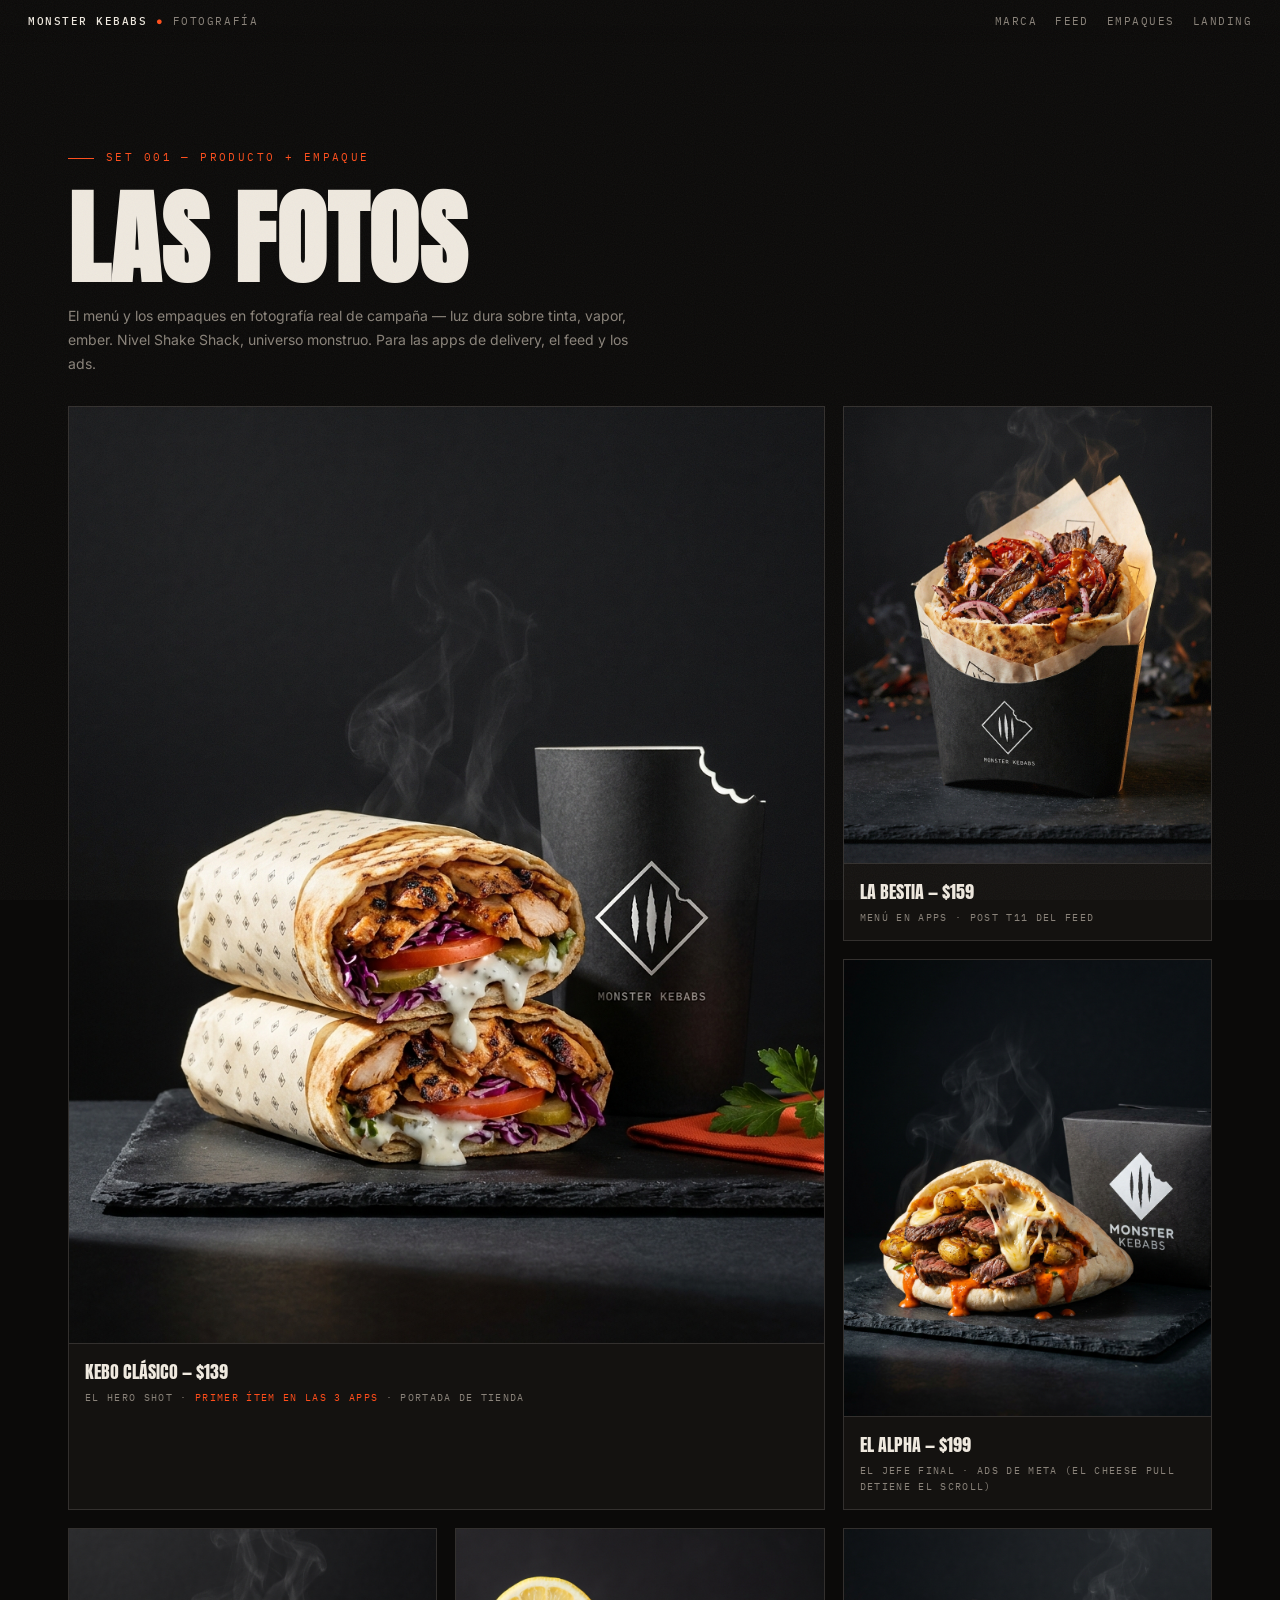
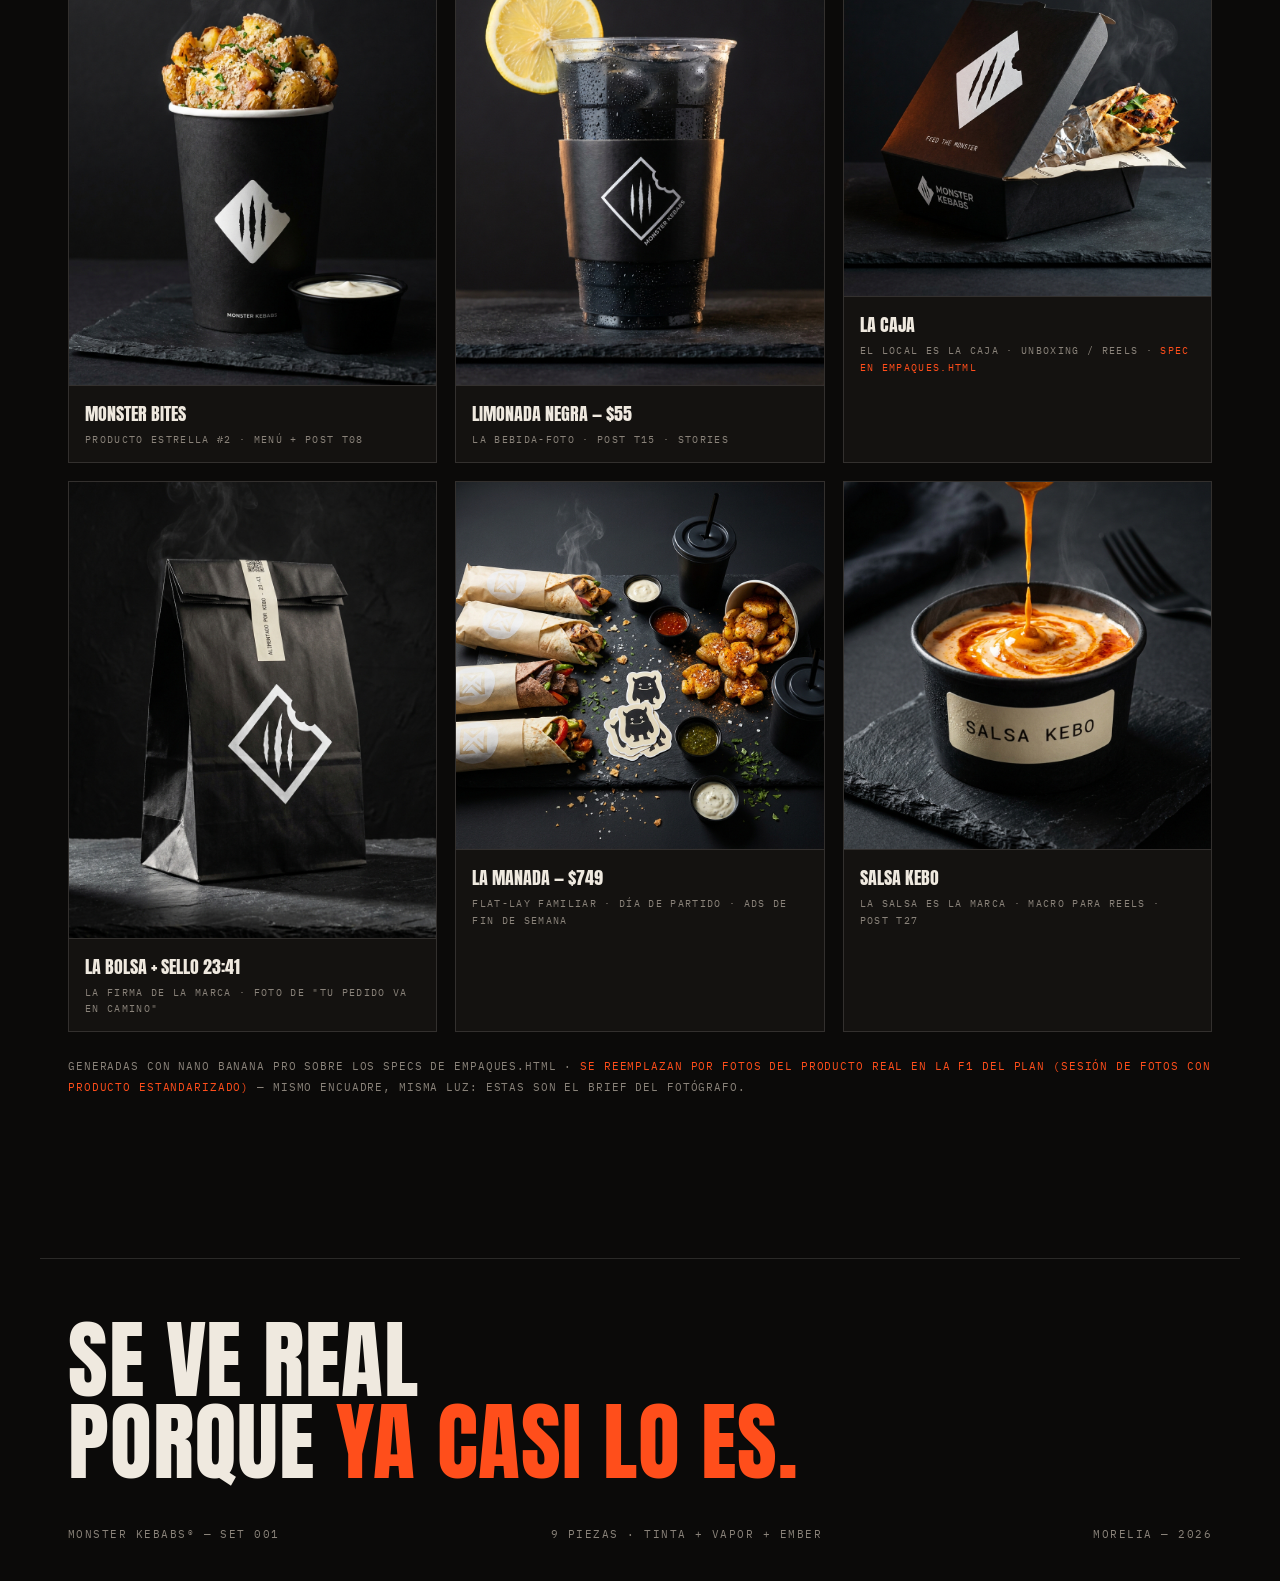
<file: fotos.html>
<!DOCTYPE html>
<html lang="es">
<head>
<meta charset="UTF-8">
<meta name="viewport" content="width=device-width, initial-scale=1.0">
<title>FOTOS — MONSTER KEBABS</title>
<link rel="preconnect" href="https://fonts.googleapis.com">
<link rel="preconnect" href="https://fonts.gstatic.com" crossorigin>
<link href="https://fonts.googleapis.com/css2?family=Anton&family=IBM+Plex+Mono:wght@400;500&family=Inter:wght@400;500;600&display=swap" rel="stylesheet">
<link rel="stylesheet" href="brand.css">
<style>
  .shots{display:grid;grid-template-columns:repeat(3,1fr);gap:18px}
  .shot{position:relative;background:var(--tinta2);border:1px solid var(--line)}
  .shot img{width:100%;display:block}
  .shot .sc{padding:14px 16px;border-top:1px solid var(--line)}
  .shot .sn{font-family:'Anton',sans-serif;font-size:18px;text-transform:uppercase}
  .shot .su{font-family:'IBM Plex Mono',monospace;font-size:9.5px;letter-spacing:.14em;color:var(--humo);text-transform:uppercase;margin-top:5px;line-height:1.7}
  .shot .su em{color:var(--ember);font-style:normal}
  .hero-shot{grid-column:span 2;grid-row:span 2}
  @media(max-width:820px){.shots{grid-template-columns:1fr}.hero-shot{grid-column:auto;grid-row:auto}}
</style>
</head>
<body>

<div class="topbar">
  <div><b>MONSTER KEBABS</b><span class="dot"> ●</span> FOTOGRAFÍA</div>
  <nav class="nav">
    <a href="index.html">MARCA</a><a href="feed.html">FEED</a><a href="empaques.html">EMPAQUES</a><a href="landing.html">LANDING</a>
  </nav>
</div>

<section class="page-head">
  <div class="label">SET 001 — PRODUCTO + EMPAQUE</div>
  <h1 class="display">Las fotos</h1>
  <p class="sub">El menú y los empaques en fotografía real de campaña — luz dura sobre tinta, vapor, ember.
  Nivel Shake Shack, universo monstruo. Para las apps de delivery, el feed y los ads.</p>
</section>

<section class="rv" style="padding-top:0">
  <div class="shots">
    <div class="shot hero-shot">
      <img src="fotos/kebo-clasico.jpg" alt="Kebo Clásico">
      <div class="sc"><div class="sn">Kebo Clásico — $139</div><div class="su">EL HERO SHOT · <em>PRIMER ÍTEM EN LAS 3 APPS</em> · PORTADA DE TIENDA</div></div>
    </div>
    <div class="shot">
      <img src="fotos/la-bestia.jpg" alt="La Bestia">
      <div class="sc"><div class="sn">La Bestia — $159</div><div class="su">MENÚ EN APPS · POST T11 DEL FEED</div></div>
    </div>
    <div class="shot">
      <img src="fotos/el-alpha.jpg" alt="El Alpha">
      <div class="sc"><div class="sn">El Alpha — $199</div><div class="su">EL JEFE FINAL · ADS DE META (EL CHEESE PULL DETIENE EL SCROLL)</div></div>
    </div>
    <div class="shot">
      <img src="fotos/monster-bites.jpg" alt="Monster Bites">
      <div class="sc"><div class="sn">Monster Bites</div><div class="su">PRODUCTO ESTRELLA #2 · MENÚ + POST T08</div></div>
    </div>
    <div class="shot">
      <img src="fotos/limonada-negra.jpg" alt="Limonada Negra">
      <div class="sc"><div class="sn">Limonada Negra — $55</div><div class="su">LA BEBIDA-FOTO · POST T15 · STORIES</div></div>
    </div>
    <div class="shot">
      <img src="fotos/caja.jpg" alt="La caja">
      <div class="sc"><div class="sn">La caja</div><div class="su">EL LOCAL ES LA CAJA · UNBOXING / REELS · <em>SPEC EN EMPAQUES.HTML</em></div></div>
    </div>
    <div class="shot">
      <img src="fotos/bolsa.jpg" alt="La bolsa">
      <div class="sc"><div class="sn">La bolsa + sello 23:41</div><div class="su">LA FIRMA DE LA MARCA · FOTO DE "TU PEDIDO VA EN CAMINO"</div></div>
    </div>
    <div class="shot">
      <img src="fotos/combo-manada.jpg" alt="La Manada">
      <div class="sc"><div class="sn">La Manada — $749</div><div class="su">FLAT-LAY FAMILIAR · DÍA DE PARTIDO · ADS DE FIN DE SEMANA</div></div>
    </div>
    <div class="shot">
      <img src="fotos/salsa-kebo.jpg" alt="Salsa Kebo">
      <div class="sc"><div class="sn">Salsa Kebo</div><div class="su">LA SALSA ES LA MARCA · MACRO PARA REELS · POST T27</div></div>
    </div>
  </div>
  <p class="note">GENERADAS CON NANO BANANA PRO SOBRE LOS SPECS DE EMPAQUES.HTML ·
  <em>SE REEMPLAZAN POR FOTOS DEL PRODUCTO REAL EN LA F1 DEL PLAN (SESIÓN DE FOTOS CON PRODUCTO ESTANDARIZADO)</em> —
  MISMO ENCUADRE, MISMA LUZ: ESTAS SON EL BRIEF DEL FOTÓGRAFO.</p>
</section>

<footer class="rv">
  <div class="big display">Se ve real<br>porque<span> ya casi lo es.</span></div>
  <div class="foot-meta">
    <span>MONSTER KEBABS® — SET 001</span>
    <span>9 PIEZAS · TINTA + VAPOR + EMBER</span>
    <span>MORELIA — 2026</span>
  </div>
</footer>

<script>
  const io = new IntersectionObserver(es => {
    es.forEach(e => { if (e.isIntersecting) { e.target.classList.add('on'); io.unobserve(e.target); } });
  }, { threshold: 0.08 });
  document.querySelectorAll('.rv').forEach(el => io.observe(el));
</script>
</body>
</html>
</file>
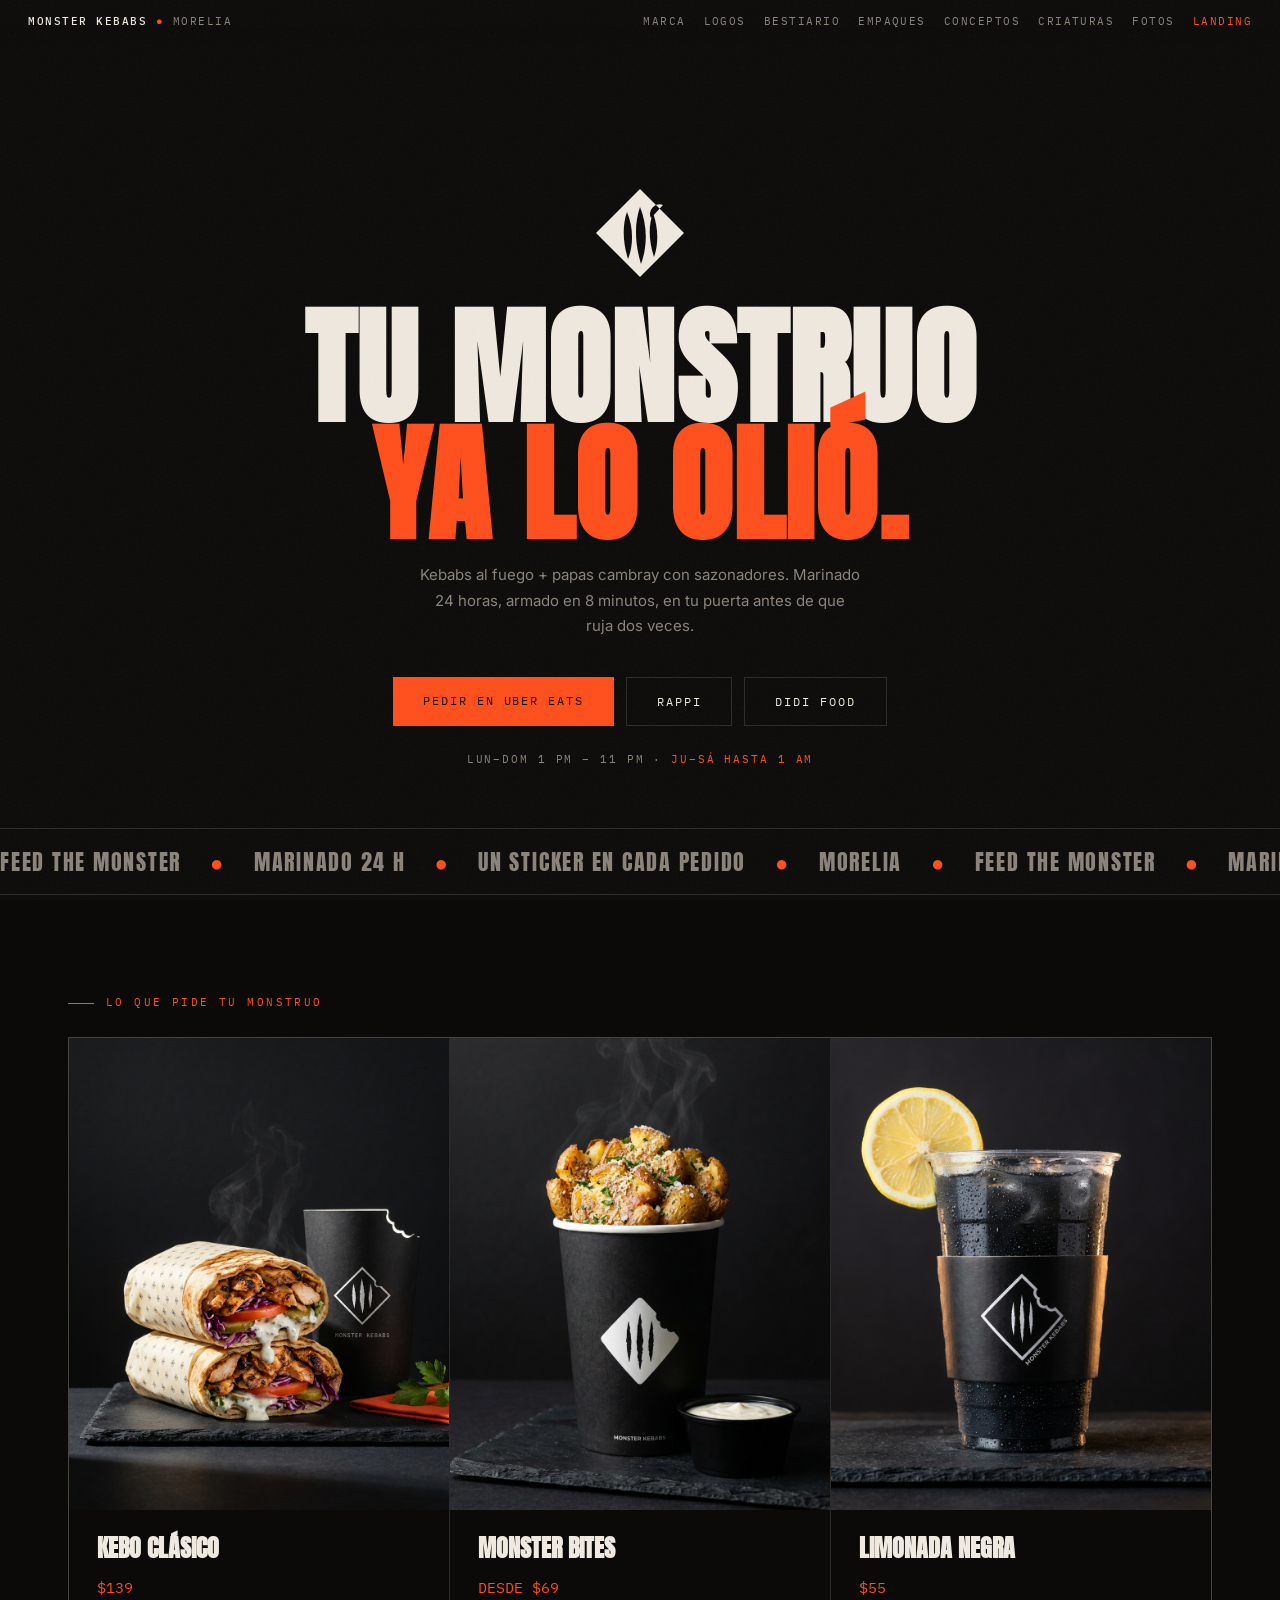
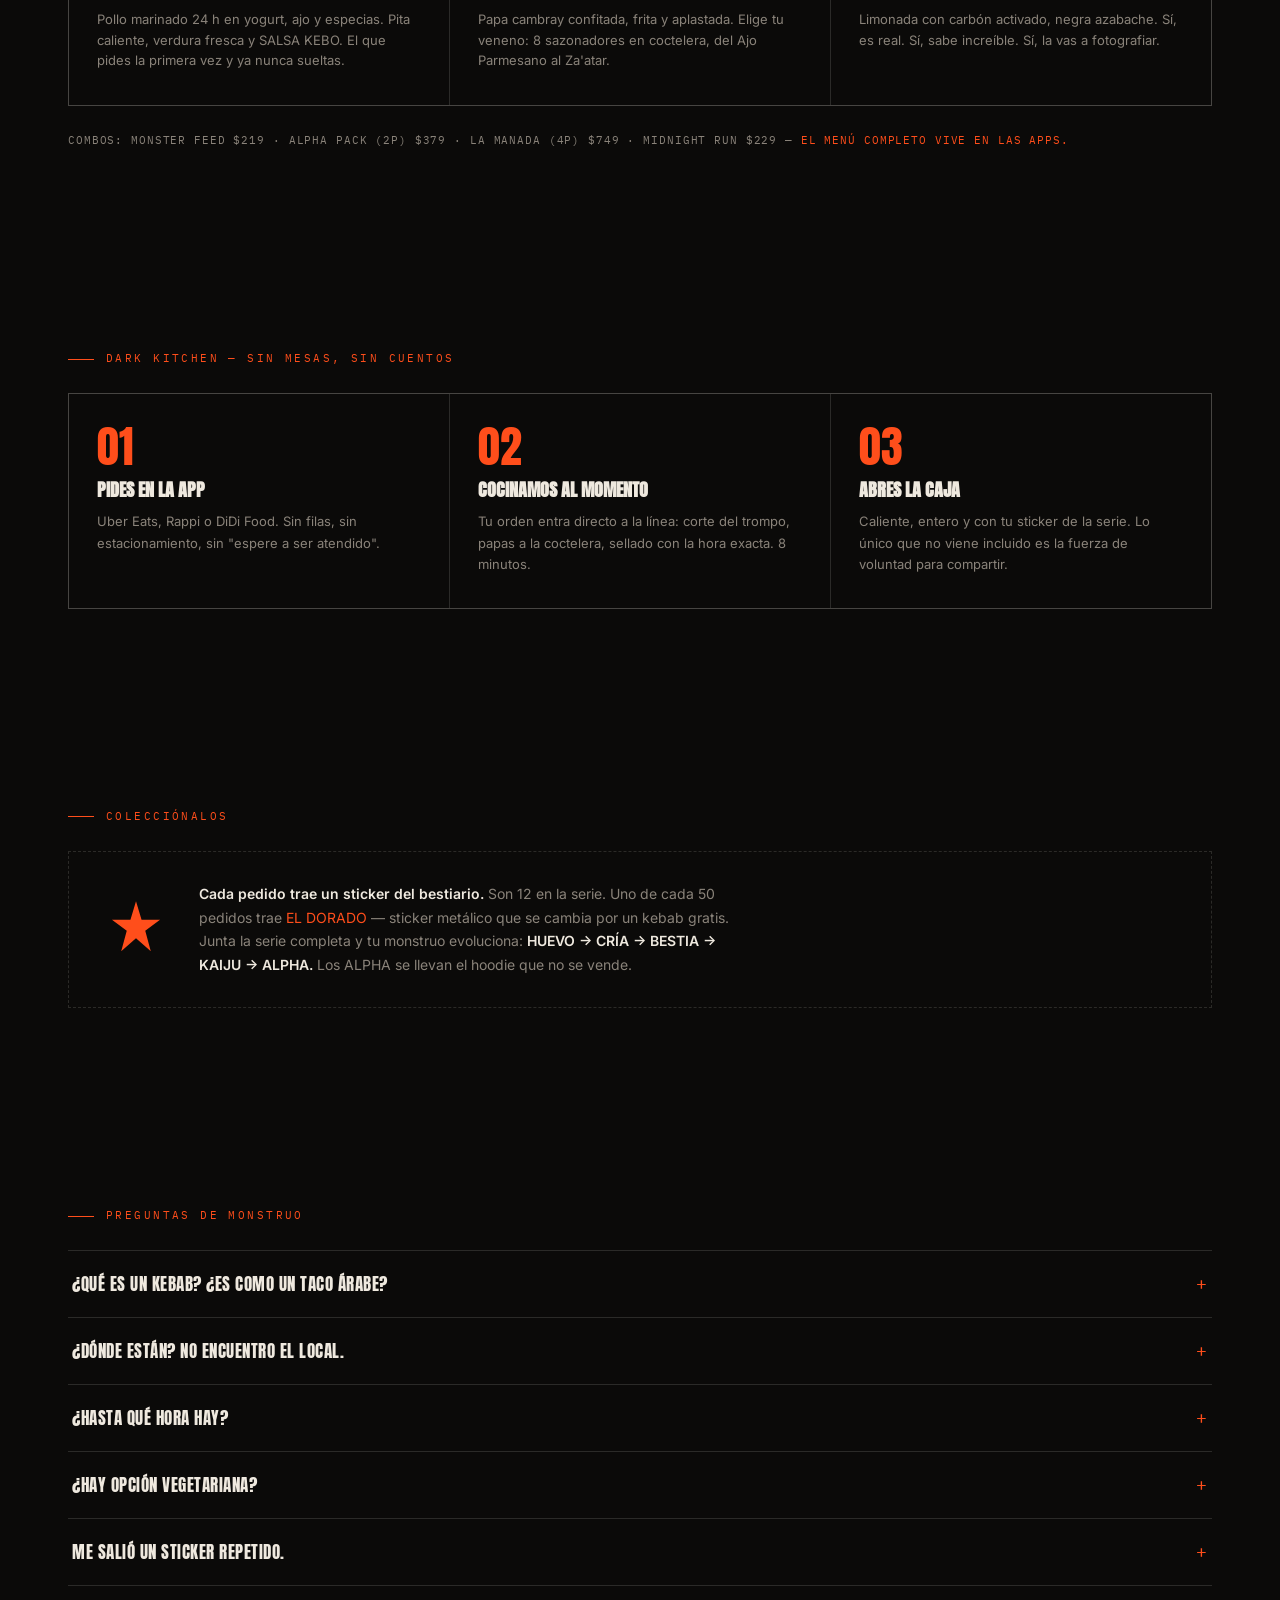
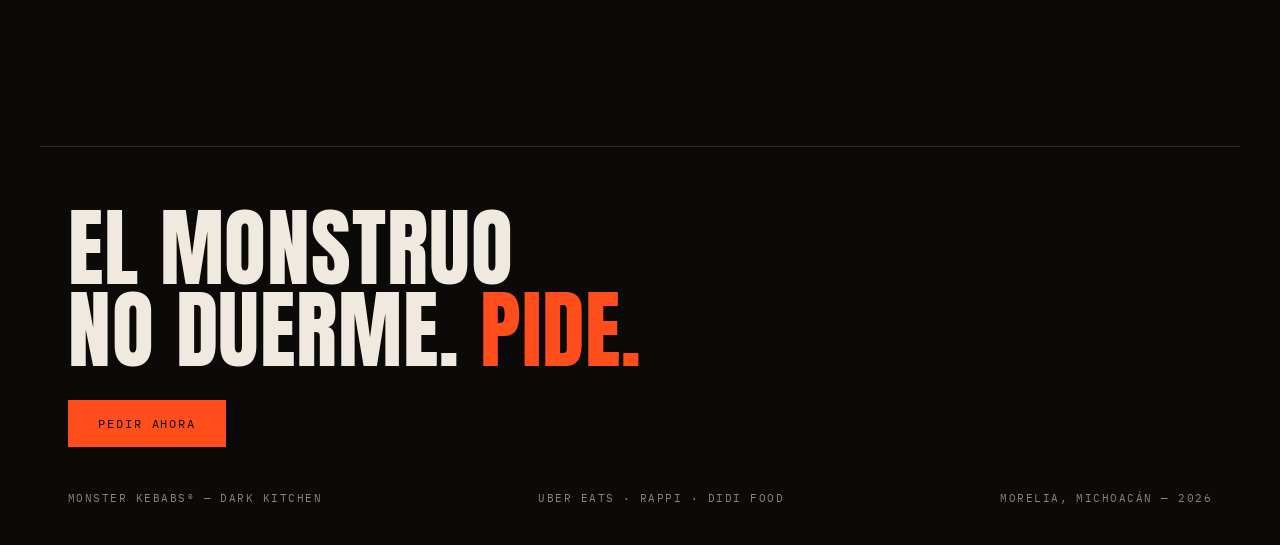
<file: landing.html>
<!DOCTYPE html>
<html lang="es">
<head>
<meta charset="UTF-8">
<meta name="viewport" content="width=device-width, initial-scale=1.0">
<title>MONSTER KEBABS — Pide ahora · Morelia</title>
<link rel="preconnect" href="https://fonts.googleapis.com">
<link rel="preconnect" href="https://fonts.gstatic.com" crossorigin>
<link href="https://fonts.googleapis.com/css2?family=Anton&family=IBM+Plex+Mono:wght@400;500&family=Inter:wght@400;500;600&display=swap" rel="stylesheet">
<link rel="stylesheet" href="brand.css">
<style>
  .hero-l{min-height:92vh;display:flex;flex-direction:column;justify-content:center;align-items:center;text-align:center;padding-top:120px;position:relative}
  .hero-l .garra{width:100px;margin-bottom:26px}
  .hero-l h1{font-size:clamp(52px,10vw,130px)}
  .hero-l h1 span{color:var(--ember)}
  .hero-l .sub{color:var(--humo);font-size:15px;margin-top:18px;max-width:440px;line-height:1.7}
  .ctas{display:flex;gap:12px;margin-top:38px;flex-wrap:wrap;justify-content:center}
  .cta{
    font-family:'IBM Plex Mono',monospace;font-size:12px;letter-spacing:.16em;text-transform:uppercase;
    padding:16px 30px;text-decoration:none;transition:.25s;
  }
  .cta.fill{background:var(--ember);color:var(--tinta)}
  .cta.fill:hover{background:var(--hueso)}
  .cta.ghost{border:1px solid var(--line);color:var(--hueso)}
  .cta.ghost:hover{border-color:var(--ember);color:var(--ember)}
  .hero-l .hours{margin-top:26px;font-family:'IBM Plex Mono',monospace;font-size:10.5px;color:var(--humo);letter-spacing:.18em}
  .hero-l .hours em{color:var(--ember);font-style:normal}

  .estrellas{display:grid;grid-template-columns:repeat(3,1fr);gap:1px;background:var(--line);border:1px solid var(--line)}
  .estrella{background:var(--tinta);padding:34px 28px;display:flex;flex-direction:column;gap:12px;transition:background .3s}
  .estrella:hover{background:var(--tinta2)}
  .estrella svg{width:74px;height:74px}
  .estrella img{width:calc(100% + 56px);margin:-34px -28px 8px;display:block;max-width:none}
  .estrella h3{font-family:'Anton',sans-serif;font-size:24px;text-transform:uppercase}
  .estrella .p{font-family:'IBM Plex Mono',monospace;color:var(--ember);font-size:15px}
  .estrella p{color:var(--humo);font-size:13px;line-height:1.6}

  .pasos{display:grid;grid-template-columns:repeat(3,1fr);gap:1px;background:var(--line);border:1px solid var(--line)}
  .paso{background:var(--tinta);padding:32px 28px}
  .paso .n{font-family:'Anton',sans-serif;font-size:44px;color:var(--ember)}
  .paso h3{font-family:'Anton',sans-serif;font-size:18px;text-transform:uppercase;margin-top:10px}
  .paso p{color:var(--humo);font-size:13px;line-height:1.65;margin-top:8px}

  .sticker-strip{display:flex;align-items:center;gap:26px;border:1px dashed var(--line);padding:30px;flex-wrap:wrap}
  .sticker-strip svg{width:74px;flex:none}
  .sticker-strip p{color:var(--humo);font-size:14px;line-height:1.7;max-width:560px}
  .sticker-strip b{color:var(--hueso);font-weight:600}
  .sticker-strip .gold{color:var(--ember)}

  details{border-bottom:1px solid var(--line)}
  details:first-of-type{border-top:1px solid var(--line)}
  summary{
    cursor:pointer;list-style:none;display:flex;justify-content:space-between;align-items:center;
    padding:20px 4px;font-family:'Anton',sans-serif;font-size:17px;text-transform:uppercase;letter-spacing:.03em;
  }
  summary::-webkit-details-marker{display:none}
  summary::after{content:"+";font-family:'IBM Plex Mono',monospace;color:var(--ember);font-size:18px}
  details[open] summary::after{content:"−"}
  details p{color:var(--humo);font-size:14px;line-height:1.7;padding:0 4px 22px;max-width:640px}
  @media(max-width:820px){.estrellas,.pasos{grid-template-columns:1fr}}
</style>
</head>
<body>

<div class="topbar">
  <div><b>MONSTER KEBABS</b><span class="dot"> ●</span> MORELIA</div>
  <nav class="nav">
    <a href="index.html">MARCA</a><a href="logos.html">LOGOS</a><a href="bestiario.html">BESTIARIO</a>
    <a href="empaques.html">EMPAQUES</a><a href="conceptos.html">CONCEPTOS</a><a href="criaturas.html">CRIATURAS</a><a href="fotos.html">FOTOS</a><a href="landing.html" class="on">LANDING</a>
  </nav>
</div>

<!-- ══════ HERO ══════ -->
<div class="hero-l">
  <svg class="garra" viewBox="0 0 200 200" xmlns="http://www.w3.org/2000/svg">
    <path d="M100,12 L188,100 L100,188 L12,100 Z M146,44 a19,19 0 0 0 -24,26 Z" fill="#EFE9DF" fill-rule="evenodd"/>
    <g fill="#0B0A09">
      <path d="M74,58 C86,86 88,122 76,152 C66,120 64,86 74,58 Z"/>
      <path d="M100,48 C114,82 116,124 102,162 C90,122 88,82 100,48 Z"/>
      <path d="M126,60 C136,88 138,120 128,148 C118,118 116,86 126,60 Z"/>
    </g>
  </svg>
  <h1 class="display">Tu monstruo<br><span>ya lo olió.</span></h1>
  <p class="sub">Kebabs al fuego + papas cambray con sazonadores. Marinado 24 horas,
  armado en 8 minutos, en tu puerta antes de que ruja dos veces.</p>
  <div class="ctas">
    <a class="cta fill" href="#" onclick="return false">PEDIR EN UBER EATS</a>
    <a class="cta ghost" href="#" onclick="return false">RAPPI</a>
    <a class="cta ghost" href="#" onclick="return false">DIDI FOOD</a>
  </div>
  <div class="hours mono">LUN–DOM 1 PM – 11 PM · <em>JU–SÁ HASTA 1 AM</em></div>
</div>

<div class="marquee">
  <div class="marquee-inner">
    FEED THE MONSTER <em>●</em> MARINADO 24 H <em>●</em> UN STICKER EN CADA PEDIDO <em>●</em> MORELIA <em>●</em>
    FEED THE MONSTER <em>●</em> MARINADO 24 H <em>●</em> UN STICKER EN CADA PEDIDO <em>●</em> MORELIA <em>●</em>
  </div>
</div>

<!-- ══════ LAS ESTRELLAS ══════ -->
<section class="rv">
  <div class="label">LO QUE PIDE TU MONSTRUO</div>
  <div class="estrellas">
    <div class="estrella">
      <img src="fotos/kebo-clasico.jpg" alt="Kebo Clásico" loading="lazy">
      <h3>Kebo Clásico</h3><span class="p mono">$139</span>
      <p>Pollo marinado 24 h en yogurt, ajo y especias. Pita caliente, verdura fresca y SALSA KEBO. El que pides la primera vez y ya nunca sueltas.</p>
    </div>
    <div class="estrella">
      <img src="fotos/monster-bites.jpg" alt="Monster Bites" loading="lazy">
      <h3>Monster Bites</h3><span class="p mono">DESDE $69</span>
      <p>Papa cambray confitada, frita y aplastada. Elige tu veneno: 8 sazonadores en coctelera, del Ajo Parmesano al Za'atar.</p>
    </div>
    <div class="estrella">
      <img src="fotos/limonada-negra.jpg" alt="Limonada Negra" loading="lazy">
      <h3>Limonada Negra</h3><span class="p mono">$55</span>
      <p>Limonada con carbón activado, negra azabache. Sí, es real. Sí, sabe increíble. Sí, la vas a fotografiar.</p>
    </div>
  </div>
  <p class="note">COMBOS: MONSTER FEED $219 · ALPHA PACK (2P) $379 · LA MANADA (4P) $749 · MIDNIGHT RUN $229 —
  <em>EL MENÚ COMPLETO VIVE EN LAS APPS.</em></p>
</section>

<!-- ══════ CÓMO FUNCIONA ══════ -->
<section class="rv">
  <div class="label">DARK KITCHEN — SIN MESAS, SIN CUENTOS</div>
  <div class="pasos">
    <div class="paso"><div class="n display">01</div><h3>Pides en la app</h3><p>Uber Eats, Rappi o DiDi Food. Sin filas, sin estacionamiento, sin "espere a ser atendido".</p></div>
    <div class="paso"><div class="n display">02</div><h3>Cocinamos al momento</h3><p>Tu orden entra directo a la línea: corte del trompo, papas a la coctelera, sellado con la hora exacta. 8 minutos.</p></div>
    <div class="paso"><div class="n display">03</div><h3>Abres la caja</h3><p>Caliente, entero y con tu sticker de la serie. Lo único que no viene incluido es la fuerza de voluntad para compartir.</p></div>
  </div>
</section>

<!-- ══════ STICKERS ══════ -->
<section class="rv">
  <div class="label">COLECCIÓNALOS</div>
  <div class="sticker-strip">
    <svg viewBox="0 0 40 40"><path d="M20,5 L23,15 L33,15 L25,21 L28,32 L20,25 L12,32 L15,21 L7,15 L17,15 Z" fill="#FF4E1B"/></svg>
    <p><b>Cada pedido trae un sticker del bestiario.</b> Son 12 en la serie. Uno de cada 50 pedidos trae
    <span class="gold">EL DORADO</span> — sticker metálico que se cambia por un kebab gratis. Junta la serie
    completa y tu monstruo evoluciona: <b>HUEVO → CRÍA → BESTIA → KAIJU → ALPHA.</b> Los ALPHA se llevan
    el hoodie que no se vende.</p>
  </div>
</section>

<!-- ══════ FAQ ══════ -->
<section class="rv">
  <div class="label">PREGUNTAS DE MONSTRUO</div>
  <details>
    <summary>¿Qué es un kebab? ¿Es como un taco árabe?</summary>
    <p>Es el primo perdido del pastor. El mismo trompo vertical que llegó a México hace 100 años con los
    libaneses — nosotros servimos la versión original: carne marinada 24 horas, pan pita caliente y salsa
    de ajo con un fondo de chile morita. Si te gusta el pastor, esto te va a hacer corto circuito.</p>
  </details>
  <details>
    <summary>¿Dónde están? No encuentro el local.</summary>
    <p>No hay local. Somos una dark kitchen: pura cocina, cero mesas, todo el presupuesto en el producto y
    el empaque. La cocina se ve en nuestras redes cuando quieras — no tenemos nada que esconder, solo nada
    que decorar.</p>
  </details>
  <details>
    <summary>¿Hasta qué hora hay?</summary>
    <p>Todos los días de 1 PM a 11 PM. Jueves a sábado el monstruo no duerme: hasta la 1 AM con el combo
    MIDNIGHT RUN.</p>
  </details>
  <details>
    <summary>¿Hay opción vegetariana?</summary>
    <p>EL HERBÍVORO: falafel crujiente con champiñón al fuego. Los monstruos herbívoros también rugen —
    y las MONSTER BITES son vegetarianas de nacimiento.</p>
  </details>
  <details>
    <summary>Me salió un sticker repetido.</summary>
    <p>Se intercambian. Publica tu repetido en nuestras historias y la comunidad hace el resto. Los ALPHA
    llevan colecciones dobles enteras — pregúntales cómo.</p>
  </details>
</section>

<footer class="rv">
  <div class="big display">El monstruo<br>no duerme.<span> Pide.</span></div>
  <div class="ctas" style="justify-content:flex-start;margin-top:30px">
    <a class="cta fill" href="#" onclick="return false">PEDIR AHORA</a>
  </div>
  <div class="foot-meta">
    <span>MONSTER KEBABS® — DARK KITCHEN</span>
    <span>UBER EATS · RAPPI · DIDI FOOD</span>
    <span>MORELIA, MICHOACÁN — 2026</span>
  </div>
</footer>

<script>
  const io = new IntersectionObserver(es => {
    es.forEach(e => { if (e.isIntersecting) { e.target.classList.add('on'); io.unobserve(e.target); } });
  }, { threshold: 0.12 });
  document.querySelectorAll('.rv').forEach(el => io.observe(el));
</script>
</body>
</html>
</file>
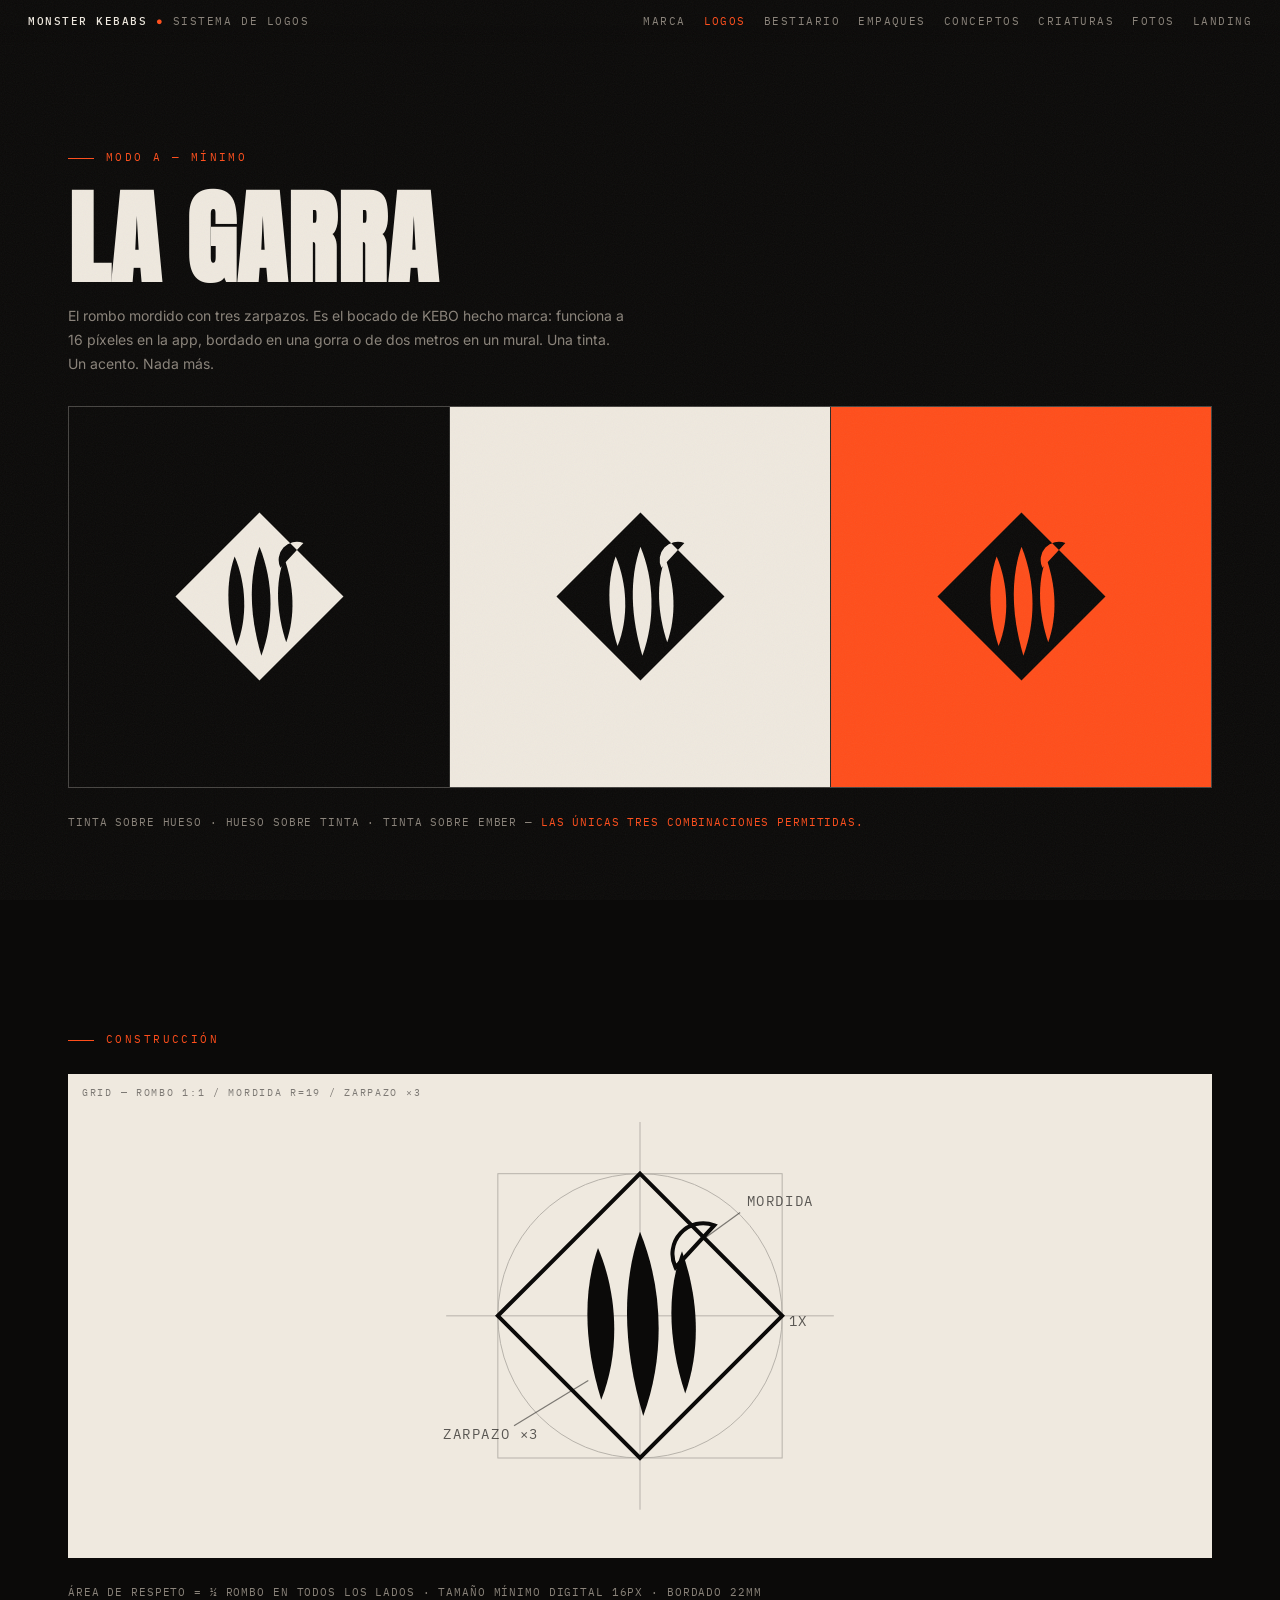
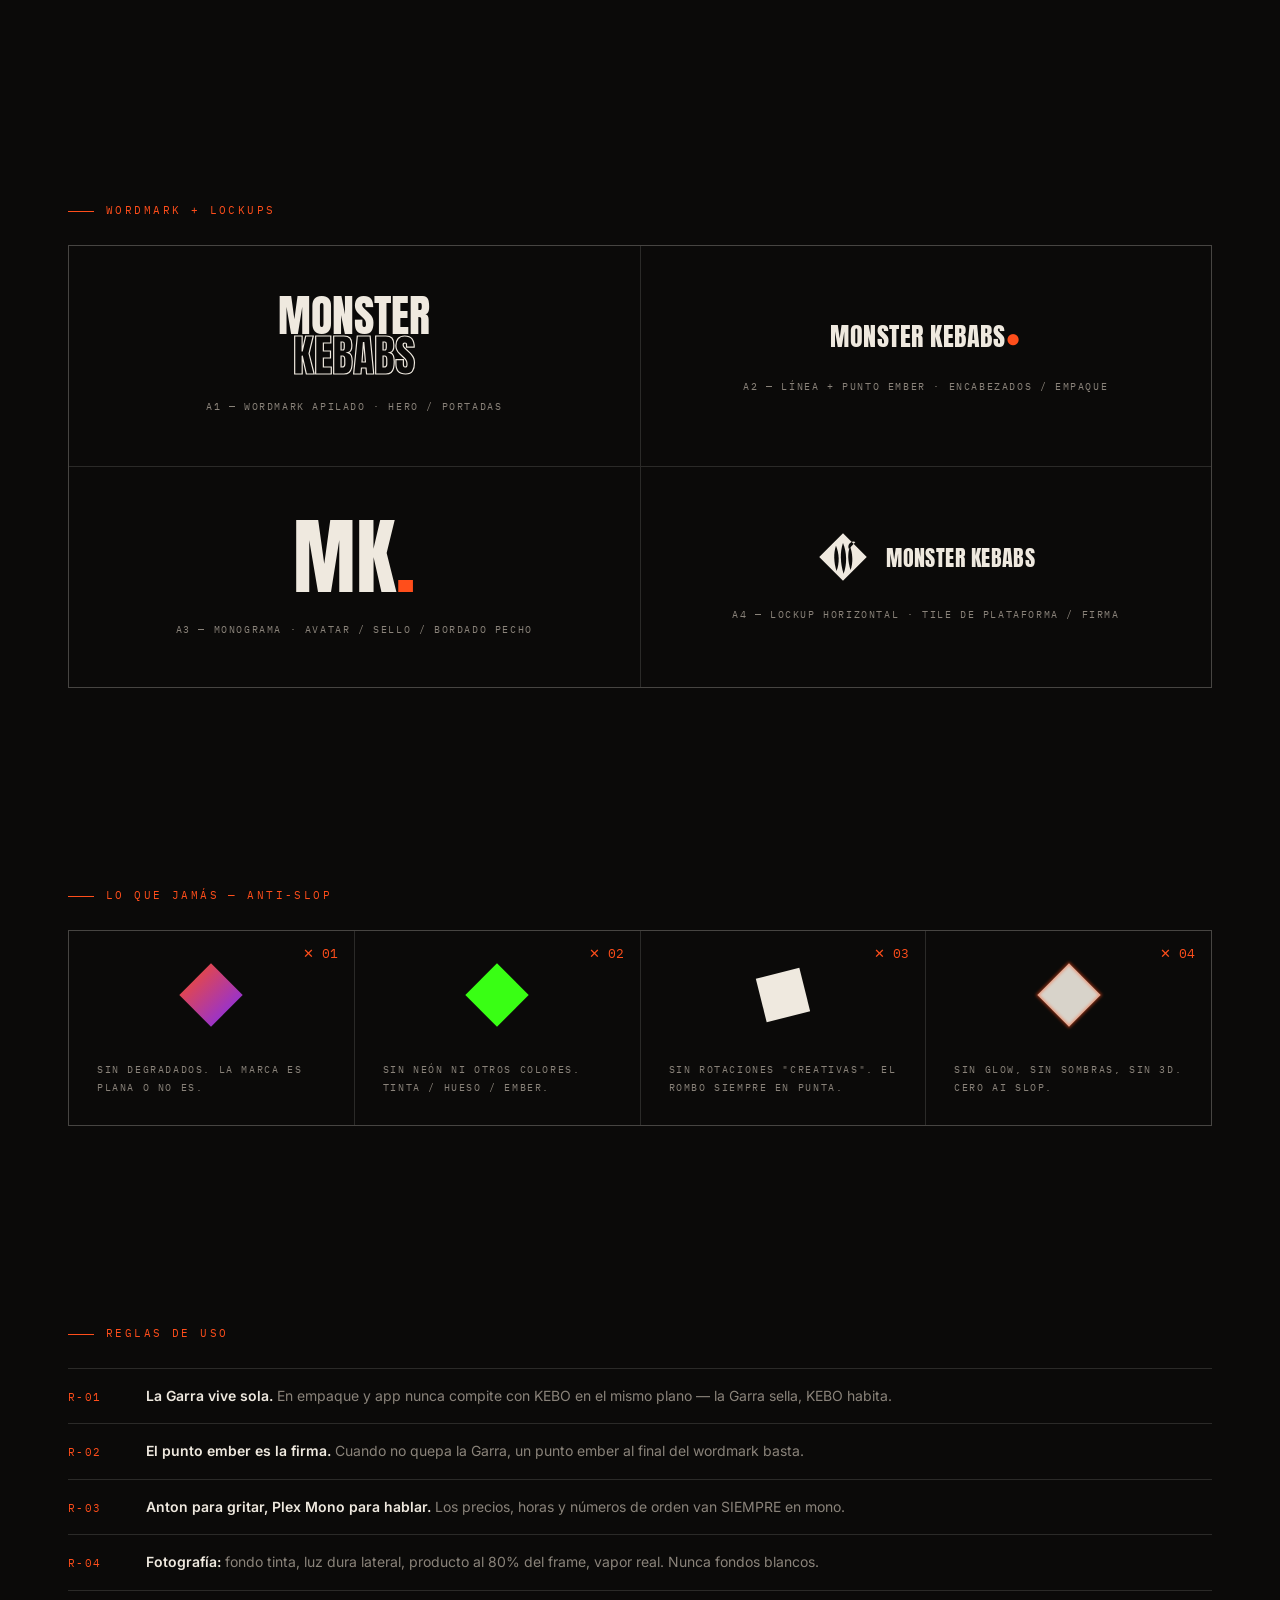
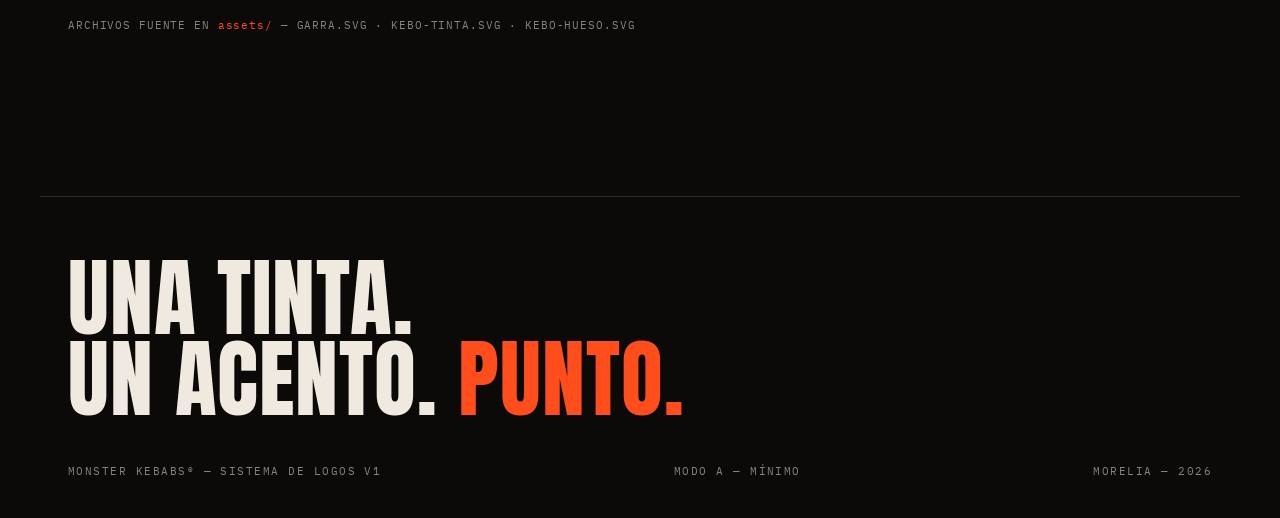
<file: logos.html>
<!DOCTYPE html>
<html lang="es">
<head>
<meta charset="UTF-8">
<meta name="viewport" content="width=device-width, initial-scale=1.0">
<title>LOGOS — MONSTER KEBABS</title>
<link rel="preconnect" href="https://fonts.googleapis.com">
<link rel="preconnect" href="https://fonts.gstatic.com" crossorigin>
<link href="https://fonts.googleapis.com/css2?family=Anton&family=IBM+Plex+Mono:wght@400;500&family=Inter:wght@400;500;600&display=swap" rel="stylesheet">
<link rel="stylesheet" href="brand.css">
<style>
  .logo-hero{display:grid;grid-template-columns:repeat(3,1fr);gap:1px;background:var(--line);border:1px solid var(--line)}
  .logo-chip{aspect-ratio:1;display:flex;align-items:center;justify-content:center;padding:36px}
  .logo-chip svg{width:62%}
  .construccion{background:var(--hueso);padding:48px;display:flex;justify-content:center}
  .construccion svg{width:min(420px,80%)}
  .lockups .cell{display:flex;flex-direction:column;align-items:center;justify-content:center;min-height:220px;gap:6px}
  .wordmark-stack{font-family:'Anton',sans-serif;text-transform:uppercase;line-height:.9;font-size:44px;text-align:center}
  .wordmark-stack .out{color:transparent;-webkit-text-stroke:1.2px var(--hueso)}
  .wordmark-line{font-family:'Anton',sans-serif;text-transform:uppercase;font-size:26px;letter-spacing:.02em}
  .wordmark-line .dot{color:var(--ember)}
  .mk{font-family:'Anton',sans-serif;font-size:84px;line-height:1}
  .mk .dot{color:var(--ember)}
  .donts .cell{min-height:190px;display:flex;flex-direction:column;align-items:center;justify-content:center;gap:14px;position:relative}
  .donts svg{width:72px;height:72px}
  .donts .x{position:absolute;top:14px;right:16px;color:var(--ember);font-family:'IBM Plex Mono',monospace;font-size:13px}
  .reglas{list-style:none}
  .reglas li{display:grid;grid-template-columns:60px 1fr;gap:18px;padding:16px 0;border-bottom:1px solid var(--line);align-items:baseline}
  .reglas li:first-child{border-top:1px solid var(--line)}
  .reglas .idx{font-family:'IBM Plex Mono',monospace;font-size:11px;color:var(--ember);letter-spacing:.12em}
  .reglas p{color:var(--humo);font-size:14px;line-height:1.6}
  .reglas b{color:var(--hueso);font-weight:600}
</style>
</head>
<body>

<div class="topbar">
  <div><b>MONSTER KEBABS</b><span class="dot"> ●</span> SISTEMA DE LOGOS</div>
  <nav class="nav">
    <a href="index.html">MARCA</a><a href="logos.html" class="on">LOGOS</a><a href="bestiario.html">BESTIARIO</a>
    <a href="empaques.html">EMPAQUES</a><a href="conceptos.html">CONCEPTOS</a><a href="criaturas.html">CRIATURAS</a><a href="fotos.html">FOTOS</a><a href="landing.html">LANDING</a>
  </nav>
</div>

<section class="page-head">
  <div class="label">MODO A — MÍNIMO</div>
  <h1 class="display">La Garra</h1>
  <p class="sub">El rombo mordido con tres zarpazos. Es el bocado de KEBO hecho marca: funciona a 16 píxeles
  en la app, bordado en una gorra o de dos metros en un mural. Una tinta. Un acento. Nada más.</p>
</section>

<!-- ══════ LA GARRA — 3 fondos ══════ -->
<section class="rv" style="padding-top:0">
  <div class="logo-hero">
    <div class="logo-chip" style="background:var(--tinta)">
      <svg viewBox="0 0 200 200" xmlns="http://www.w3.org/2000/svg">
        <path d="M100,12 L188,100 L100,188 L12,100 Z M146,44 a19,19 0 0 0 -24,26 Z" fill="#EFE9DF" fill-rule="evenodd"/>
        <g fill="#0B0A09">
          <path d="M74,58 C86,86 88,122 76,152 C66,120 64,86 74,58 Z"/>
          <path d="M100,48 C114,82 116,124 102,162 C90,122 88,82 100,48 Z"/>
          <path d="M126,60 C136,88 138,120 128,148 C118,118 116,86 126,60 Z"/>
        </g>
      </svg>
    </div>
    <div class="logo-chip" style="background:var(--hueso)">
      <svg viewBox="0 0 200 200" xmlns="http://www.w3.org/2000/svg">
        <path d="M100,12 L188,100 L100,188 L12,100 Z M146,44 a19,19 0 0 0 -24,26 Z" fill="#0B0A09" fill-rule="evenodd"/>
        <g fill="#EFE9DF">
          <path d="M74,58 C86,86 88,122 76,152 C66,120 64,86 74,58 Z"/>
          <path d="M100,48 C114,82 116,124 102,162 C90,122 88,82 100,48 Z"/>
          <path d="M126,60 C136,88 138,120 128,148 C118,118 116,86 126,60 Z"/>
        </g>
      </svg>
    </div>
    <div class="logo-chip" style="background:var(--ember)">
      <svg viewBox="0 0 200 200" xmlns="http://www.w3.org/2000/svg">
        <path d="M100,12 L188,100 L100,188 L12,100 Z M146,44 a19,19 0 0 0 -24,26 Z" fill="#0B0A09" fill-rule="evenodd"/>
        <g fill="#FF4E1B">
          <path d="M74,58 C86,86 88,122 76,152 C66,120 64,86 74,58 Z"/>
          <path d="M100,48 C114,82 116,124 102,162 C90,122 88,82 100,48 Z"/>
          <path d="M126,60 C136,88 138,120 128,148 C118,118 116,86 126,60 Z"/>
        </g>
      </svg>
    </div>
  </div>
  <p class="note">TINTA SOBRE HUESO · HUESO SOBRE TINTA · TINTA SOBRE EMBER — <em>LAS ÚNICAS TRES COMBINACIONES PERMITIDAS.</em></p>
</section>

<!-- ══════ CONSTRUCCIÓN ══════ -->
<section class="rv">
  <div class="label">CONSTRUCCIÓN</div>
  <div class="construccion card-hueso">
    <span class="serial">GRID — ROMBO 1:1 / MORDIDA R=19 / ZARPAZO ×3</span>
    <svg viewBox="0 0 260 240" xmlns="http://www.w3.org/2000/svg">
      <g stroke="#0B0A09" stroke-width=".6" opacity=".25">
        <line x1="130" y1="0" x2="130" y2="240"/><line x1="10" y1="120" x2="250" y2="120"/>
        <rect x="42" y="32" width="176" height="176" fill="none"/>
        <circle cx="130" cy="120" r="88" fill="none"/>
      </g>
      <path d="M130,32 L218,120 L130,208 L42,120 Z M176,64 a19,19 0 0 0 -24,26 Z" fill="none" stroke="#0B0A09" stroke-width="2.5" fill-rule="evenodd"/>
      <g fill="#0B0A09">
        <path d="M104,78 C116,106 118,142 106,172 C96,140 94,106 104,78 Z"/>
        <path d="M130,68 C144,102 146,144 132,182 C120,142 118,102 130,68 Z"/>
        <path d="M156,80 C166,108 168,140 158,168 C148,138 146,106 156,80 Z"/>
      </g>
      <g font-family="IBM Plex Mono,monospace" font-size="8.5" fill="#0B0A09" opacity=".65" letter-spacing="1">
        <text x="196" y="52">MORDIDA</text>
        <text x="8" y="196">ZARPAZO ×3</text>
        <text x="222" y="126">1X</text>
      </g>
      <line x1="192" y1="56" x2="170" y2="72" stroke="#0B0A09" stroke-width=".8" opacity=".5"/>
      <line x1="52" y1="188" x2="98" y2="160" stroke="#0B0A09" stroke-width=".8" opacity=".5"/>
    </svg>
  </div>
  <p class="note">ÁREA DE RESPETO = ½ ROMBO EN TODOS LOS LADOS · TAMAÑO MÍNIMO DIGITAL 16PX · BORDADO 22MM</p>
</section>

<!-- ══════ LOCKUPS ══════ -->
<section class="rv">
  <div class="label">WORDMARK + LOCKUPS</div>
  <div class="grid-2 lockups">
    <div class="cell">
      <div class="wordmark-stack">MONSTER<br><span class="out">KEBABS</span></div>
      <div class="cap">A1 — WORDMARK APILADO · HERO / PORTADAS</div>
    </div>
    <div class="cell">
      <div class="wordmark-line">MONSTER KEBABS<span class="dot">●</span></div>
      <div class="cap">A2 — LÍNEA + PUNTO EMBER · ENCABEZADOS / EMPAQUE</div>
    </div>
    <div class="cell">
      <div class="mk">MK<span class="dot">.</span></div>
      <div class="cap">A3 — MONOGRAMA · AVATAR / SELLO / BORDADO PECHO</div>
    </div>
    <div class="cell">
      <div style="display:flex;align-items:center;gap:16px">
        <svg viewBox="0 0 200 200" style="width:54px">
          <path d="M100,12 L188,100 L100,188 L12,100 Z M146,44 a19,19 0 0 0 -24,26 Z" fill="#EFE9DF" fill-rule="evenodd"/>
          <g fill="#0B0A09">
            <path d="M74,58 C86,86 88,122 76,152 C66,120 64,86 74,58 Z"/>
            <path d="M100,48 C114,82 116,124 102,162 C90,122 88,82 100,48 Z"/>
            <path d="M126,60 C136,88 138,120 128,148 C118,118 116,86 126,60 Z"/>
          </g>
        </svg>
        <div class="wordmark-line" style="font-size:22px">MONSTER KEBABS</div>
      </div>
      <div class="cap">A4 — LOCKUP HORIZONTAL · TILE DE PLATAFORMA / FIRMA</div>
    </div>
  </div>
</section>

<!-- ══════ PROHIBICIONES ══════ -->
<section class="rv">
  <div class="label">LO QUE JAMÁS — ANTI-SLOP</div>
  <div class="grid-4 donts">
    <div class="cell">
      <span class="x">✕ 01</span>
      <svg viewBox="0 0 200 200">
        <defs><linearGradient id="bad1" x1="0" y1="0" x2="1" y2="1"><stop offset="0" stop-color="#FF4E1B"/><stop offset="1" stop-color="#7B2BFF"/></linearGradient></defs>
        <path d="M100,12 L188,100 L100,188 L12,100 Z" fill="url(#bad1)"/>
      </svg>
      <div class="cap">SIN DEGRADADOS. LA MARCA ES PLANA O NO ES.</div>
    </div>
    <div class="cell">
      <span class="x">✕ 02</span>
      <svg viewBox="0 0 200 200">
        <path d="M100,12 L188,100 L100,188 L12,100 Z" fill="#39FF14"/>
      </svg>
      <div class="cap">SIN NEÓN NI OTROS COLORES. TINTA / HUESO / EMBER.</div>
    </div>
    <div class="cell">
      <span class="x">✕ 03</span>
      <svg viewBox="0 0 200 200">
        <g transform="rotate(31 100 100)">
          <path d="M100,12 L188,100 L100,188 L12,100 Z" fill="#EFE9DF"/>
        </g>
      </svg>
      <div class="cap">SIN ROTACIONES "CREATIVAS". EL ROMBO SIEMPRE EN PUNTA.</div>
    </div>
    <div class="cell">
      <span class="x">✕ 04</span>
      <svg viewBox="0 0 200 200">
        <path d="M100,12 L188,100 L100,188 L12,100 Z" fill="#EFE9DF" opacity=".9" filter="blur(1px)"/>
        <path d="M100,12 L188,100 L100,188 L12,100 Z" fill="none" stroke="#FF4E1B" stroke-width="6" opacity=".6" filter="blur(4px)"/>
      </svg>
      <div class="cap">SIN GLOW, SIN SOMBRAS, SIN 3D. CERO AI SLOP.</div>
    </div>
  </div>
</section>

<!-- ══════ REGLAS ══════ -->
<section class="rv">
  <div class="label">REGLAS DE USO</div>
  <ul class="reglas">
    <li><span class="idx">R-01</span><p><b>La Garra vive sola.</b> En empaque y app nunca compite con KEBO en el mismo plano — la Garra sella, KEBO habita.</p></li>
    <li><span class="idx">R-02</span><p><b>El punto ember es la firma.</b> Cuando no quepa la Garra, un punto ember al final del wordmark basta.</p></li>
    <li><span class="idx">R-03</span><p><b>Anton para gritar, Plex Mono para hablar.</b> Los precios, horas y números de orden van SIEMPRE en mono.</p></li>
    <li><span class="idx">R-04</span><p><b>Fotografía:</b> fondo tinta, luz dura lateral, producto al 80% del frame, vapor real. Nunca fondos blancos.</p></li>
  </ul>
  <p class="note">ARCHIVOS FUENTE EN <em>assets/</em> — GARRA.SVG · KEBO-TINTA.SVG · KEBO-HUESO.SVG</p>
</section>

<footer class="rv">
  <div class="big display">Una tinta.<br>Un acento.<span> Punto.</span></div>
  <div class="foot-meta">
    <span>MONSTER KEBABS® — SISTEMA DE LOGOS V1</span>
    <span>MODO A — MÍNIMO</span>
    <span>MORELIA — 2026</span>
  </div>
</footer>

<script>
  const io = new IntersectionObserver(es => {
    es.forEach(e => { if (e.isIntersecting) { e.target.classList.add('on'); io.unobserve(e.target); } });
  }, { threshold: 0.12 });
  document.querySelectorAll('.rv').forEach(el => io.observe(el));
</script>
</body>
</html>
</file>
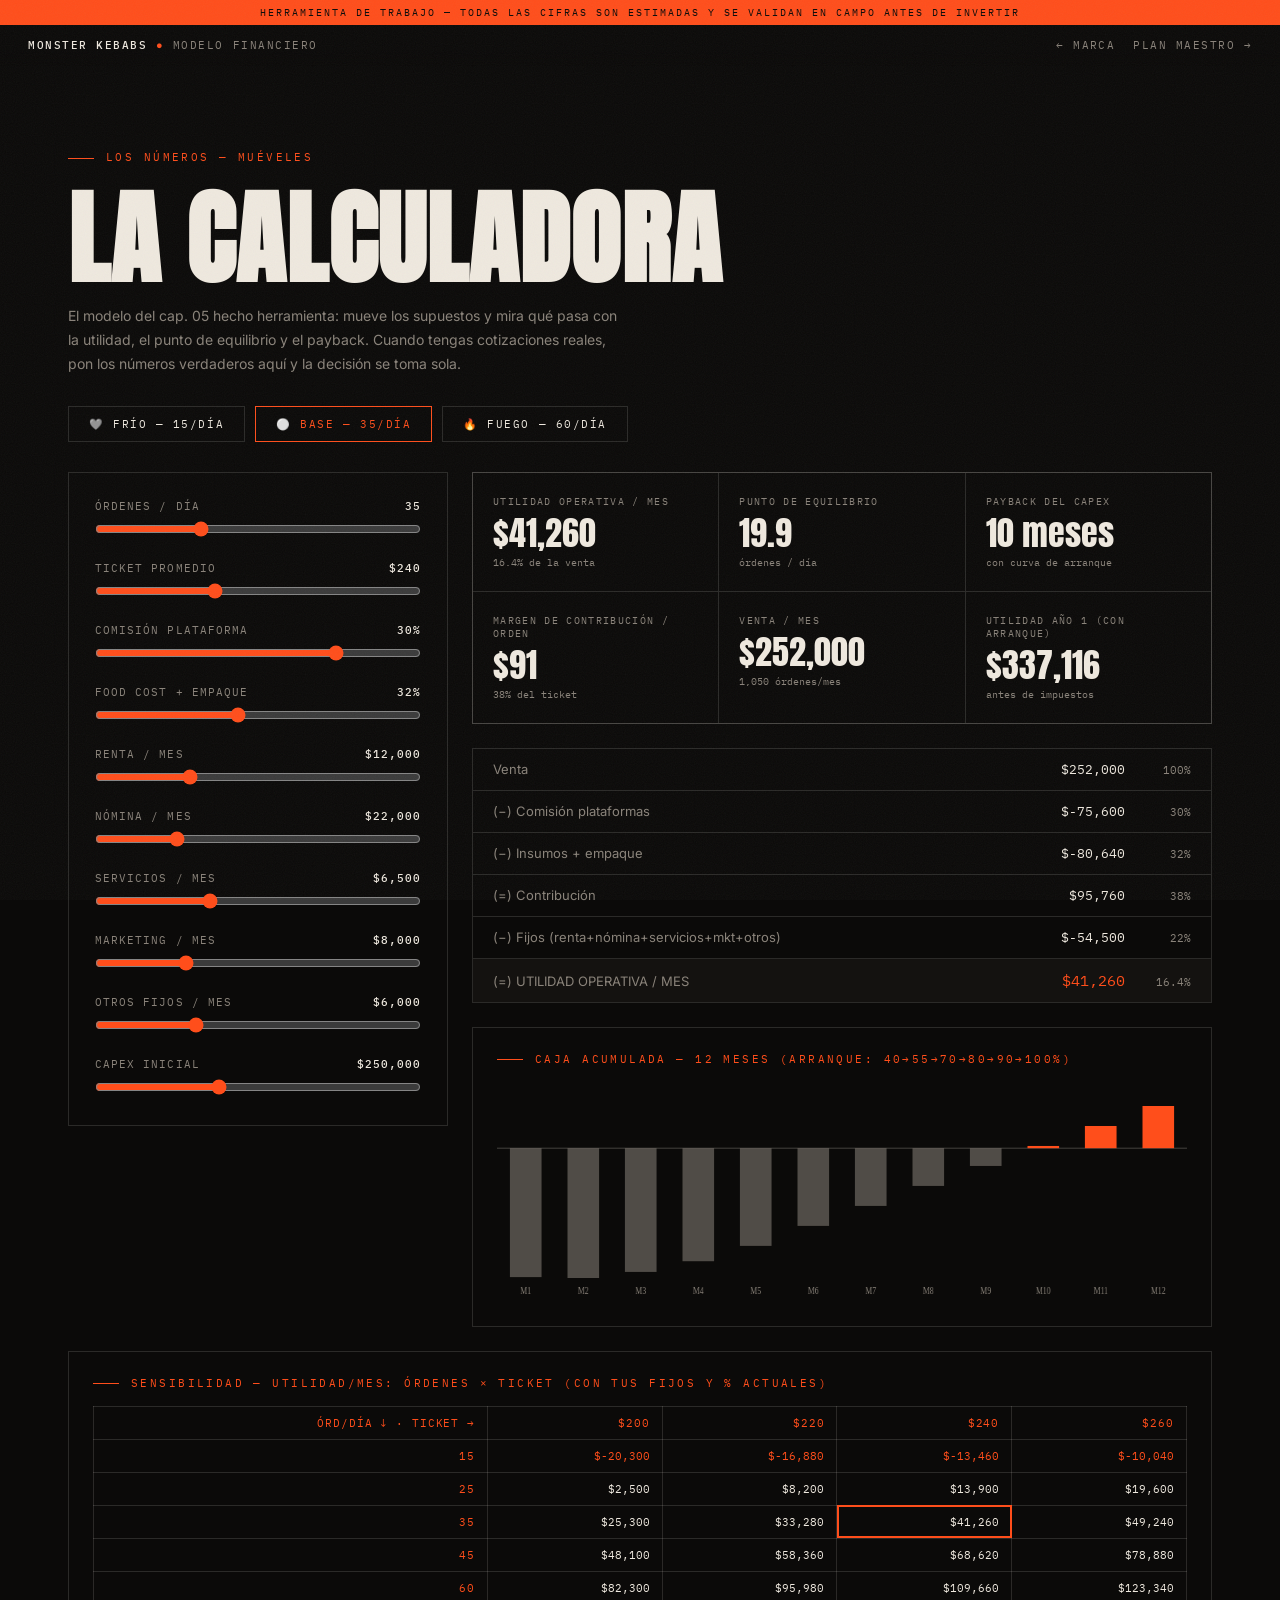
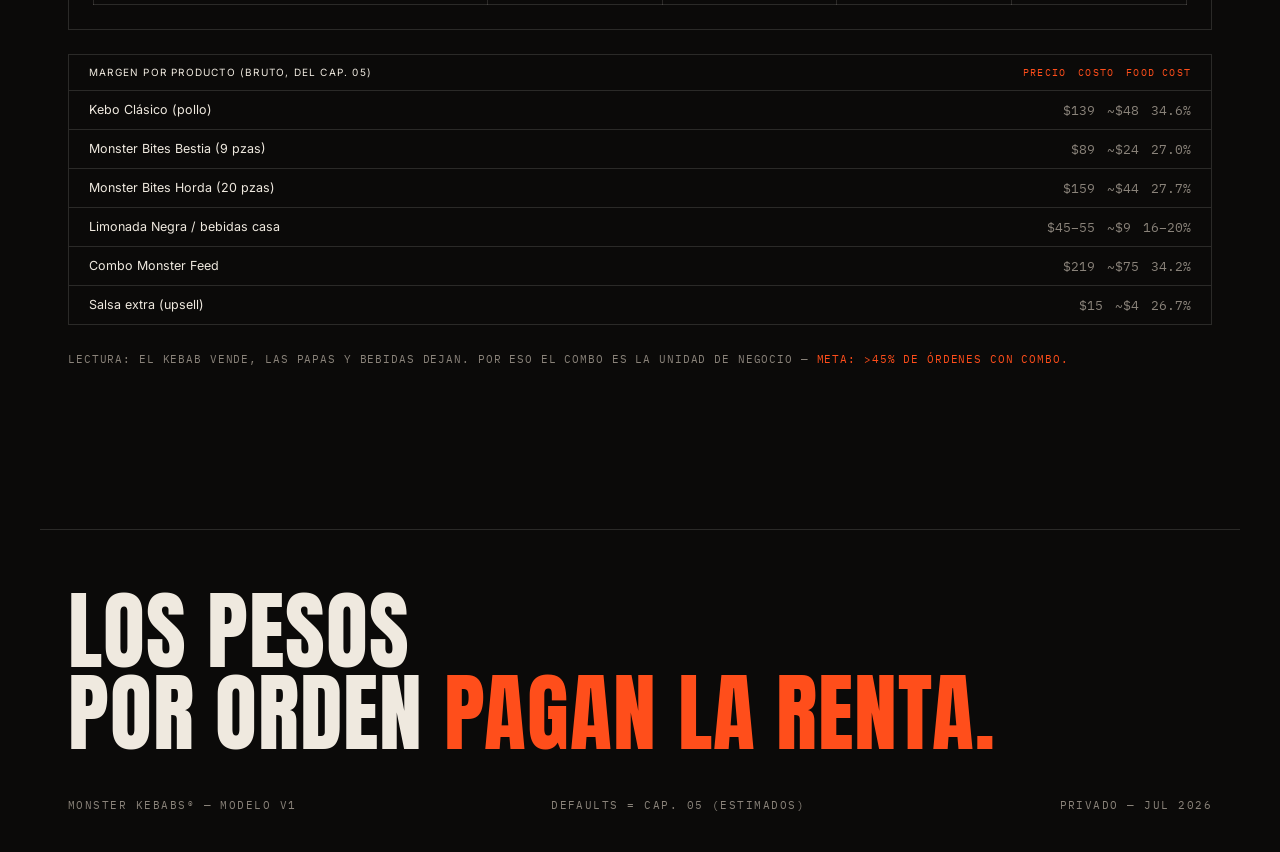
<file: numeros.html>
<!DOCTYPE html>
<html lang="es">
<head>
<meta charset="UTF-8">
<meta name="viewport" content="width=device-width, initial-scale=1.0">
<title>NÚMEROS — MONSTER KEBABS (privado)</title>
<link rel="preconnect" href="https://fonts.googleapis.com">
<link rel="preconnect" href="https://fonts.gstatic.com" crossorigin>
<link href="https://fonts.googleapis.com/css2?family=Anton&family=IBM+Plex+Mono:wght@400;500&family=Inter:wght@400;500;600&display=swap" rel="stylesheet">
<link rel="stylesheet" href="brand.css">
<style>
  .priv{background:var(--ember);color:var(--tinta);font-family:'IBM Plex Mono',monospace;font-size:10px;
    letter-spacing:.2em;text-align:center;padding:6px;text-transform:uppercase;position:fixed;top:0;left:0;right:0;z-index:200}
  .topbar{top:24px}
  .presets{display:flex;gap:10px;margin-bottom:30px;flex-wrap:wrap}
  .preset{font-family:'IBM Plex Mono',monospace;font-size:11px;letter-spacing:.14em;text-transform:uppercase;
    border:1px solid var(--line);background:none;color:var(--hueso);padding:10px 20px;cursor:pointer;transition:.2s}
  .preset:hover,.preset.on{border-color:var(--ember);color:var(--ember)}
  .panel{display:grid;grid-template-columns:380px 1fr;gap:24px;align-items:start}
  .inputs{border:1px solid var(--line);padding:26px;display:flex;flex-direction:column;gap:20px}
  .inp label{display:flex;justify-content:space-between;font-family:'IBM Plex Mono',monospace;font-size:10.5px;
    letter-spacing:.1em;text-transform:uppercase;color:var(--humo);margin-bottom:8px}
  .inp label b{color:var(--hueso);font-weight:500}
  .inp input[type=range]{width:100%;accent-color:var(--ember);background:transparent}
  .kpis{display:grid;grid-template-columns:repeat(3,1fr);gap:1px;background:var(--line);border:1px solid var(--line)}
  .kpi{background:var(--tinta);padding:22px 20px}
  .kpi .kv{font-family:'Anton',sans-serif;font-size:34px;line-height:1;margin-top:8px}
  .kpi .kl{font-family:'IBM Plex Mono',monospace;font-size:9.5px;letter-spacing:.14em;color:var(--humo);text-transform:uppercase}
  .kpi .kv.pos{color:var(--hueso)} .kpi .kv.neg{color:var(--ember)}
  .kpi .ks{font-family:'IBM Plex Mono',monospace;font-size:10px;color:var(--humo);margin-top:6px}
  .pl{margin-top:24px;border:1px solid var(--line)}
  .pl .row{display:grid;grid-template-columns:1fr auto auto;gap:14px;padding:12px 20px;border-bottom:1px solid var(--line);
    font-size:13px;color:var(--humo);align-items:baseline}
  .pl .row:last-child{border-bottom:none}
  .pl .row .amt{font-family:'IBM Plex Mono',monospace;color:var(--hueso)}
  .pl .row .pct{font-family:'IBM Plex Mono',monospace;font-size:10.5px;color:var(--humo);width:52px;text-align:right}
  .pl .row.total{background:var(--tinta2)}
  .pl .row.total .amt{color:var(--ember);font-size:15px}
  .chartwrap{margin-top:24px;border:1px solid var(--line);padding:24px}
  canvas{width:100%;height:220px;display:block}
  .sens{margin-top:24px;border:1px solid var(--line);padding:24px;overflow-x:auto}
  table{border-collapse:collapse;width:100%;font-family:'IBM Plex Mono',monospace;font-size:11px}
  th,td{border:1px solid var(--line);padding:9px 12px;text-align:right;color:var(--humo)}
  th{color:var(--ember);font-weight:400;letter-spacing:.08em}
  td.pos{color:var(--hueso)} td.neg{color:var(--ember)}
  td.cur{outline:2px solid var(--ember);outline-offset:-2px}
  .prod{margin-top:24px;border:1px solid var(--line)}
  .prod .row{display:grid;grid-template-columns:1fr auto auto auto;gap:12px;padding:11px 20px;border-bottom:1px solid var(--line);
    font-size:12.5px;color:var(--humo);font-family:'IBM Plex Mono',monospace}
  .prod .row:last-child{border-bottom:none}
  .prod .row span:first-child{color:var(--hueso);font-family:'Inter',sans-serif}
  .prod .head{color:var(--ember);font-size:10px;letter-spacing:.12em;text-transform:uppercase}
  @media(max-width:920px){.panel{grid-template-columns:1fr}.kpis{grid-template-columns:1fr}}
</style>
</head>
<body>

<div class="priv">HERRAMIENTA DE TRABAJO — TODAS LAS CIFRAS SON ESTIMADAS Y SE VALIDAN EN CAMPO ANTES DE INVERTIR</div>
<div class="topbar">
  <div><b>MONSTER KEBABS</b><span class="dot"> ●</span> MODELO FINANCIERO</div>
  <nav class="nav"><a href="index.html">← MARCA</a><a href="plan.html">PLAN MAESTRO →</a></nav>
</div>

<section class="page-head">
  <div class="label">LOS NÚMEROS — MUÉVELES</div>
  <h1 class="display">La calculadora</h1>
  <p class="sub">El modelo del cap. 05 hecho herramienta: mueve los supuestos y mira qué pasa con la utilidad,
  el punto de equilibrio y el payback. Cuando tengas cotizaciones reales, pon los números verdaderos aquí
  y la decisión se toma sola.</p>
</section>

<section style="padding-top:0">
  <div class="presets">
    <button class="preset" data-p="frio">🩶 FRÍO — 15/DÍA</button>
    <button class="preset on" data-p="base">⚪ BASE — 35/DÍA</button>
    <button class="preset" data-p="fuego">🔥 FUEGO — 60/DÍA</button>
  </div>

  <div class="panel">
    <div class="inputs">
      <div class="inp"><label>Órdenes / día <b id="v_ord">35</b></label><input type="range" id="i_ord" min="5" max="100" value="35"></div>
      <div class="inp"><label>Ticket promedio <b id="v_tkt">$240</b></label><input type="range" id="i_tkt" min="150" max="400" step="5" value="240"></div>
      <div class="inp"><label>Comisión plataforma <b id="v_com">30%</b></label><input type="range" id="i_com" min="15" max="35" value="30"></div>
      <div class="inp"><label>Food cost + empaque <b id="v_fc">32%</b></label><input type="range" id="i_fc" min="22" max="45" value="32"></div>
      <div class="inp"><label>Renta / mes <b id="v_renta">$12,000</b></label><input type="range" id="i_renta" min="5000" max="30000" step="500" value="12000"></div>
      <div class="inp"><label>Nómina / mes <b id="v_nom">$22,000</b></label><input type="range" id="i_nom" min="10000" max="60000" step="1000" value="22000"></div>
      <div class="inp"><label>Servicios / mes <b id="v_srv">$6,500</b></label><input type="range" id="i_srv" min="2000" max="15000" step="500" value="6500"></div>
      <div class="inp"><label>Marketing / mes <b id="v_mkt">$8,000</b></label><input type="range" id="i_mkt" min="0" max="30000" step="500" value="8000"></div>
      <div class="inp"><label>Otros fijos / mes <b id="v_otr">$6,000</b></label><input type="range" id="i_otr" min="0" max="20000" step="500" value="6000"></div>
      <div class="inp"><label>CAPEX inicial <b id="v_cap">$250,000</b></label><input type="range" id="i_cap" min="100000" max="500000" step="10000" value="250000"></div>
    </div>

    <div>
      <div class="kpis">
        <div class="kpi"><div class="kl">Utilidad operativa / mes</div><div class="kv" id="k_util">—</div><div class="ks" id="k_utilpct">—</div></div>
        <div class="kpi"><div class="kl">Punto de equilibrio</div><div class="kv" id="k_be">—</div><div class="ks">órdenes / día</div></div>
        <div class="kpi"><div class="kl">Payback del CAPEX</div><div class="kv" id="k_pay">—</div><div class="ks" id="k_payd">con curva de arranque</div></div>
        <div class="kpi"><div class="kl">Margen de contribución / orden</div><div class="kv" id="k_mc">—</div><div class="ks" id="k_mcp">—</div></div>
        <div class="kpi"><div class="kl">Venta / mes</div><div class="kv" id="k_venta">—</div><div class="ks" id="k_ordm">—</div></div>
        <div class="kpi"><div class="kl">Utilidad año 1 (con arranque)</div><div class="kv" id="k_a1">—</div><div class="ks">antes de impuestos</div></div>
      </div>

      <div class="pl" id="pl"></div>

      <div class="chartwrap">
        <div class="label" style="margin-bottom:16px">CAJA ACUMULADA — 12 MESES (ARRANQUE: 40→55→70→80→90→100%)</div>
        <canvas id="chart" width="900" height="220"></canvas>
      </div>
    </div>
  </div>

  <div class="sens">
    <div class="label" style="margin-bottom:16px">SENSIBILIDAD — UTILIDAD/MES: ÓRDENES × TICKET (CON TUS FIJOS Y % ACTUALES)</div>
    <table id="sens"></table>
  </div>

  <div class="prod">
    <div class="row head"><span>MARGEN POR PRODUCTO (BRUTO, DEL CAP. 05)</span><span>PRECIO</span><span>COSTO</span><span>FOOD COST</span></div>
    <div class="row"><span>Kebo Clásico (pollo)</span><span>$139</span><span>~$48</span><span>34.6%</span></div>
    <div class="row"><span>Monster Bites Bestia (9 pzas)</span><span>$89</span><span>~$24</span><span>27.0%</span></div>
    <div class="row"><span>Monster Bites Horda (20 pzas)</span><span>$159</span><span>~$44</span><span>27.7%</span></div>
    <div class="row"><span>Limonada Negra / bebidas casa</span><span>$45–55</span><span>~$9</span><span>16–20%</span></div>
    <div class="row"><span>Combo Monster Feed</span><span>$219</span><span>~$75</span><span>34.2%</span></div>
    <div class="row"><span>Salsa extra (upsell)</span><span>$15</span><span>~$4</span><span>26.7%</span></div>
  </div>
  <p class="note">LECTURA: EL KEBAB VENDE, LAS PAPAS Y BEBIDAS DEJAN. POR ESO EL COMBO ES LA UNIDAD DE NEGOCIO —
  <em>META: >45% DE ÓRDENES CON COMBO.</em></p>
</section>

<footer>
  <div class="big display">Los pesos<br>por orden<span> pagan la renta.</span></div>
  <div class="foot-meta">
    <span>MONSTER KEBABS® — MODELO V1</span>
    <span>DEFAULTS = CAP. 05 (ESTIMADOS)</span>
    <span>PRIVADO — JUL 2026</span>
  </div>
</footer>

<script>
const $ = id => document.getElementById(id);
const fmt = n => "$" + Math.round(n).toLocaleString("en-US");
const RAMP = [.40,.55,.70,.80,.90,1,1,1,1,1,1,1];
const PRESETS = { frio:{i_ord:15}, base:{i_ord:35}, fuego:{i_ord:60} };
const IDS = ["i_ord","i_tkt","i_com","i_fc","i_renta","i_nom","i_srv","i_mkt","i_otr","i_cap"];

function vals(){
  return {
    ord:+$("i_ord").value, tkt:+$("i_tkt").value, com:+$("i_com").value/100, fc:+$("i_fc").value/100,
    fijos:+$("i_renta").value + +$("i_nom").value + +$("i_srv").value + +$("i_mkt").value + +$("i_otr").value,
    capex:+$("i_cap").value
  };
}

function calc(){
  const v = vals();
  $("v_ord").textContent = v.ord; $("v_tkt").textContent = fmt(v.tkt);
  $("v_com").textContent = Math.round(v.com*100)+"%"; $("v_fc").textContent = Math.round(v.fc*100)+"%";
  $("v_renta").textContent = fmt(+$("i_renta").value); $("v_nom").textContent = fmt(+$("i_nom").value);
  $("v_srv").textContent = fmt(+$("i_srv").value); $("v_mkt").textContent = fmt(+$("i_mkt").value);
  $("v_otr").textContent = fmt(+$("i_otr").value); $("v_cap").textContent = fmt(v.capex);

  const mPct = 1 - v.com - v.fc;                    // margen de contribución %
  const mc = v.tkt * mPct;                          // $ por orden
  const ordMes = v.ord * 30;
  const venta = ordMes * v.tkt;
  const contrib = ordMes * mc;
  const util = contrib - v.fijos;
  const be = v.fijos / mc / 30;                     // órdenes/día

  // ramp año 1
  let cum = -v.capex, cumSerie = [], utilA1 = 0, payback = null;
  RAMP.forEach((r,i)=>{
    const u = (v.ord*r*30*mc) - v.fijos;
    utilA1 += u; cum += u; cumSerie.push(cum);
    if(payback===null && cum>=0) payback = i+1;
  });

  $("k_util").textContent = fmt(util); $("k_util").className = "kv " + (util>=0?"pos":"neg");
  $("k_utilpct").textContent = venta>0 ? (util/venta*100).toFixed(1)+"% de la venta" : "—";
  $("k_be").textContent = be.toFixed(1); $("k_be").className = "kv " + (v.ord>=be?"pos":"neg");
  $("k_pay").textContent = payback ? payback+" meses" : ">12 m";
  $("k_pay").className = "kv " + (payback && payback<=12 ? "pos":"neg");
  $("k_mc").textContent = fmt(mc); $("k_mc").className="kv pos";
  $("k_mcp").textContent = (mPct*100).toFixed(0)+"% del ticket";
  $("k_venta").textContent = fmt(venta); $("k_venta").className="kv pos";
  $("k_ordm").textContent = ordMes.toLocaleString() + " órdenes/mes";
  $("k_a1").textContent = fmt(utilA1); $("k_a1").className = "kv " + (utilA1>=0?"pos":"neg");

  // P&L
  $("pl").innerHTML = [
    ["Venta", venta, "100%"],
    ["(−) Comisión plataformas", -venta*v.com, Math.round(v.com*100)+"%"],
    ["(−) Insumos + empaque", -venta*v.fc, Math.round(v.fc*100)+"%"],
    ["(=) Contribución", contrib, Math.round(mPct*100)+"%"],
    ["(−) Fijos (renta+nómina+servicios+mkt+otros)", -v.fijos, venta>0?Math.round(v.fijos/venta*100)+"%":"—"],
    ["(=) UTILIDAD OPERATIVA / MES", util, venta>0?(util/venta*100).toFixed(1)+"%":"—"]
  ].map((r,i)=>`<div class="row${i===5?" total":""}"><span>${r[0]}</span><span class="amt">${fmt(r[1])}</span><span class="pct">${r[2]}</span></div>`).join("");

  // chart
  const c = $("chart"), ctx = c.getContext("2d");
  const W = c.width, H = c.height; ctx.clearRect(0,0,W,H);
  const lo = Math.min(-v.capex, ...cumSerie), hi = Math.max(0, ...cumSerie);
  const y = val => H - 24 - ( (val-lo)/(hi-lo||1) ) * (H-48);
  ctx.strokeStyle = "rgba(239,233,223,.25)"; ctx.beginPath(); ctx.moveTo(0,y(0)); ctx.lineTo(W,y(0)); ctx.stroke();
  const bw = W/12*0.55;
  cumSerie.forEach((cv,i)=>{
    const x = i*(W/12) + (W/12-bw)/2;
    ctx.fillStyle = cv>=0 ? "#FF4E1B" : "rgba(138,131,122,.55)";
    const y0 = y(0), y1 = y(cv);
    ctx.fillRect(x, Math.min(y0,y1), bw, Math.abs(y0-y1)||1);
    ctx.fillStyle = "#8A837A"; ctx.font = "10px IBM Plex Mono"; ctx.textAlign="center";
    ctx.fillText("M"+(i+1), x+bw/2, H-8);
  });

  // sensibilidad
  const ords=[15,25,35,45,60], tkts=[200,220,240,260];
  let html = "<tr><th>ÓRD/DÍA ↓ · TICKET →</th>" + tkts.map(t=>`<th>$${t}</th>`).join("") + "</tr>";
  ords.forEach(o=>{
    html += `<tr><th>${o}</th>` + tkts.map(t=>{
      const u = o*30*t*mPct - v.fijos;
      const cur = (o===v.ord && t===v.tkt) ? " cur" : "";
      return `<td class="${u>=0?"pos":"neg"}${cur}">${fmt(u)}</td>`;
    }).join("") + "</tr>";
  });
  $("sens").innerHTML = html;
}

IDS.forEach(id => $(id).addEventListener("input", calc));
document.querySelectorAll(".preset").forEach(b => b.addEventListener("click", ()=>{
  document.querySelectorAll(".preset").forEach(x=>x.classList.remove("on")); b.classList.add("on");
  Object.entries(PRESETS[b.dataset.p]).forEach(([k,val])=>$(k).value=val); calc();
}));
calc();
</script>
</body>
</html>
</file>
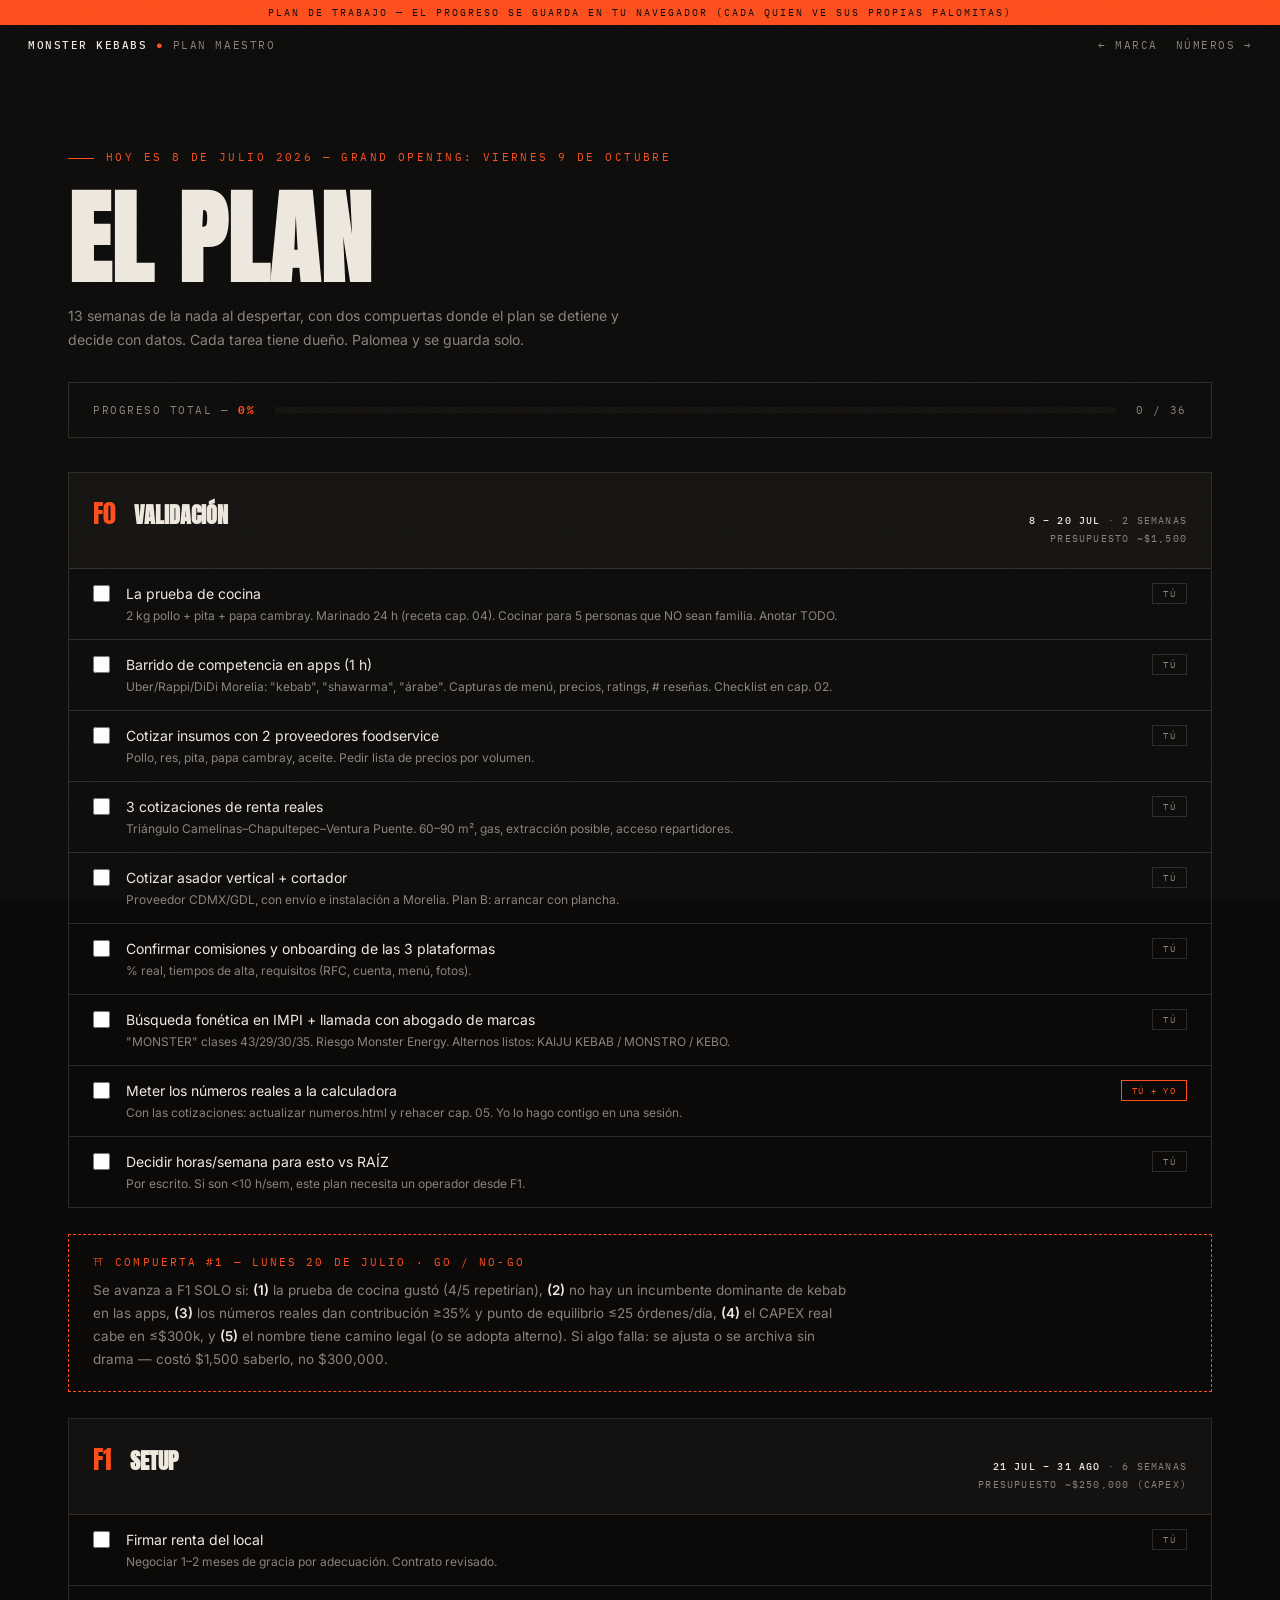
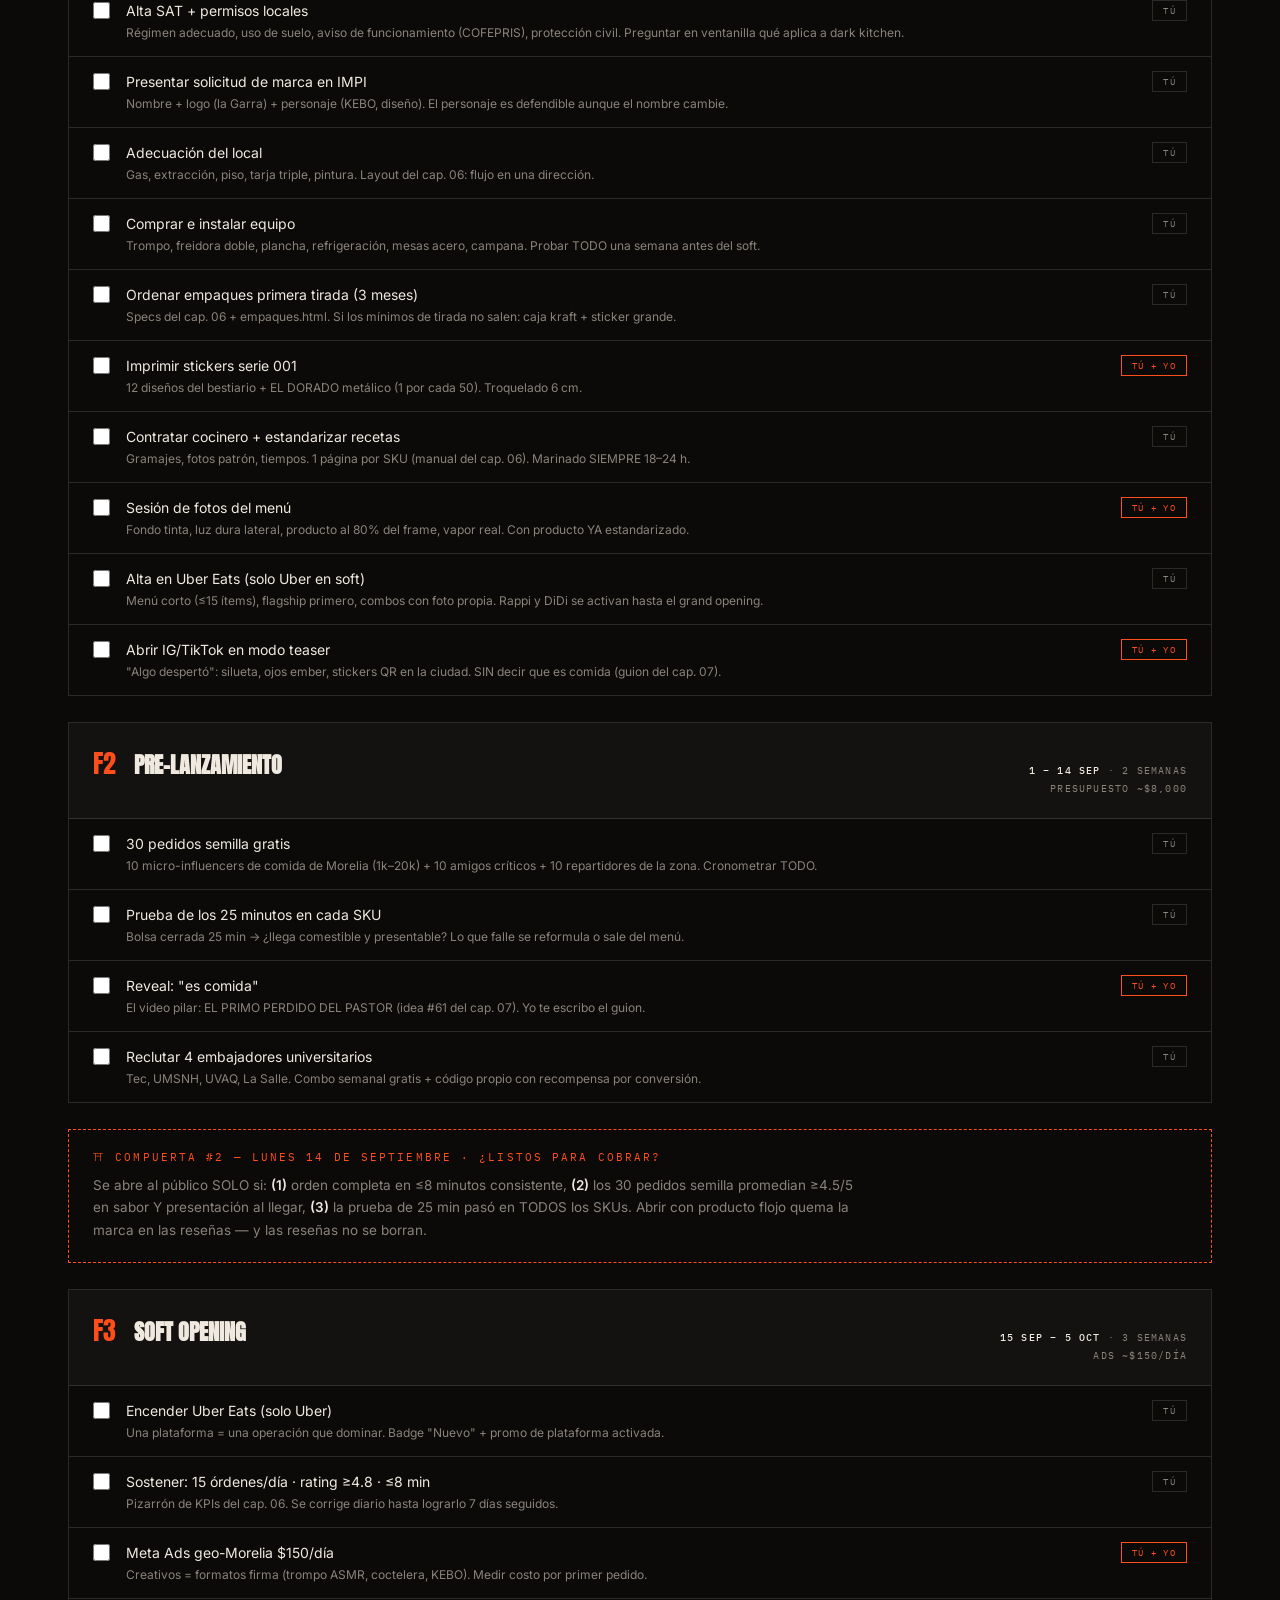
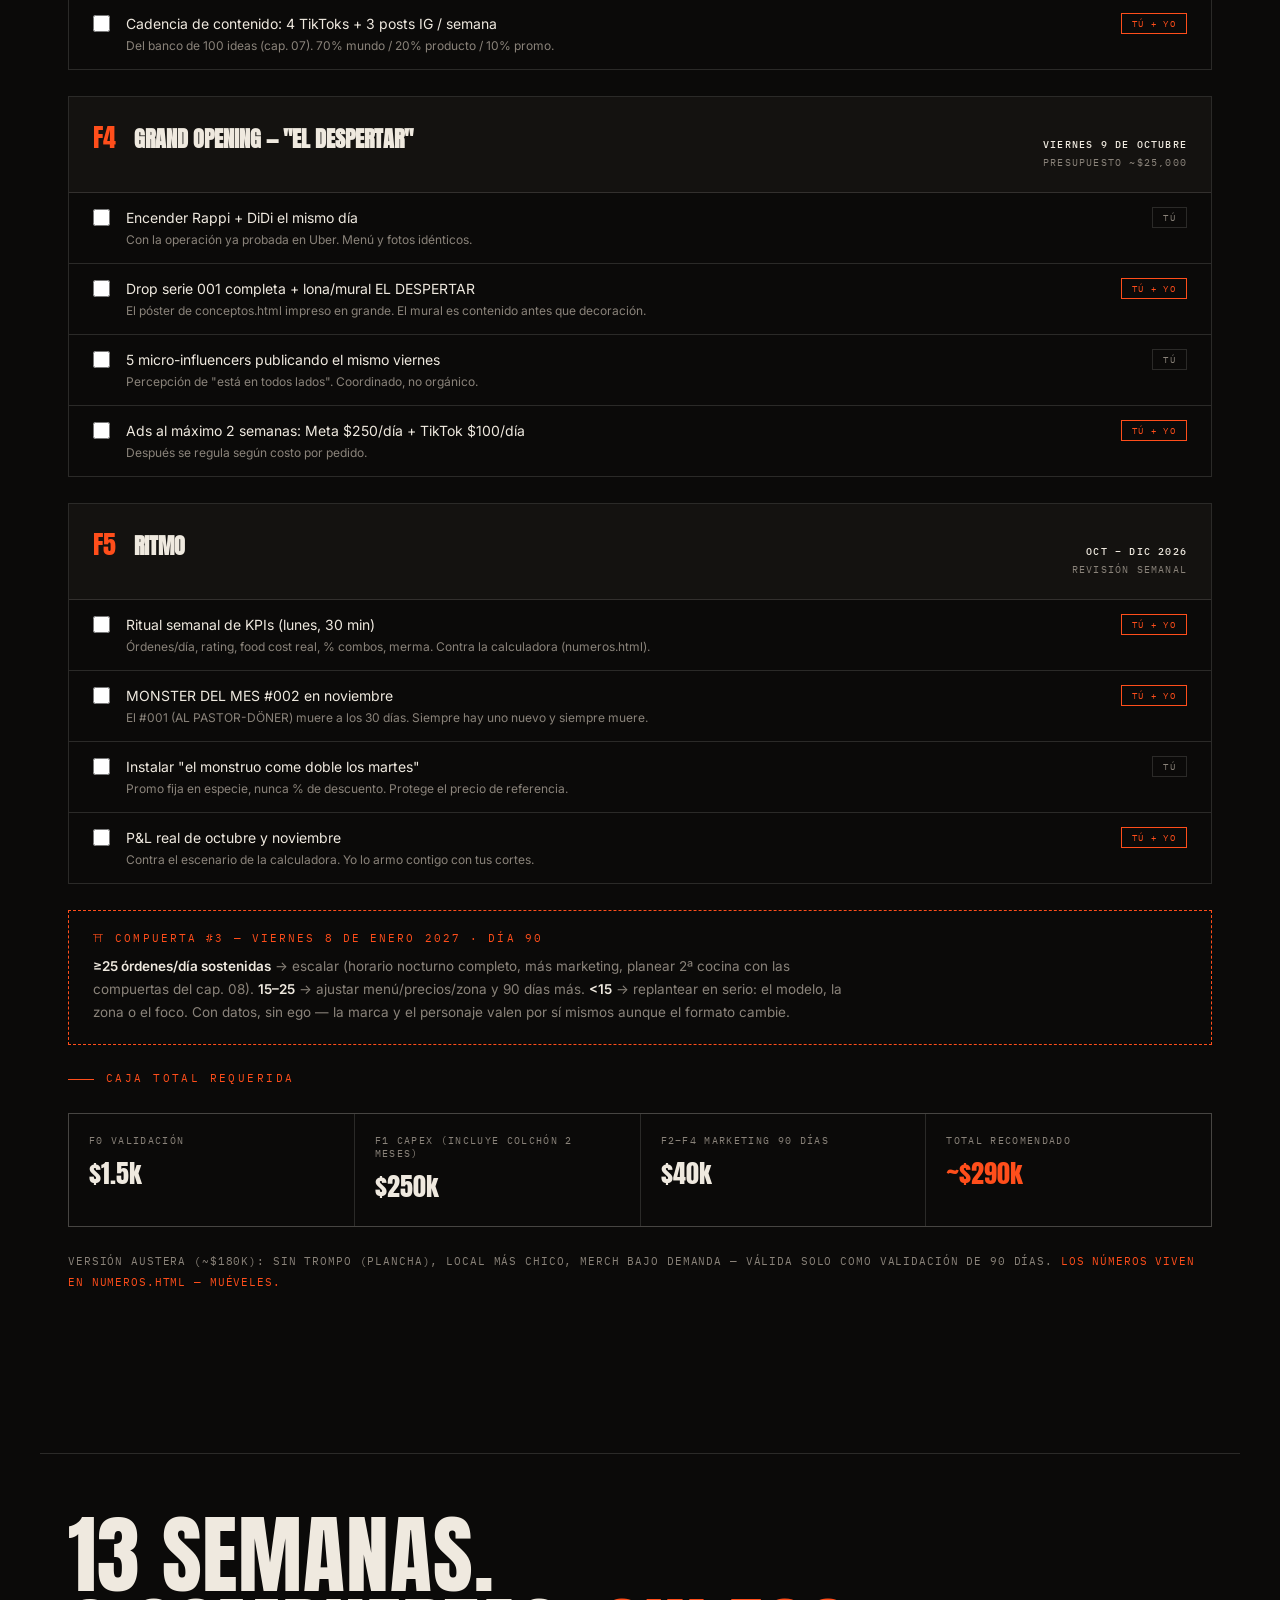
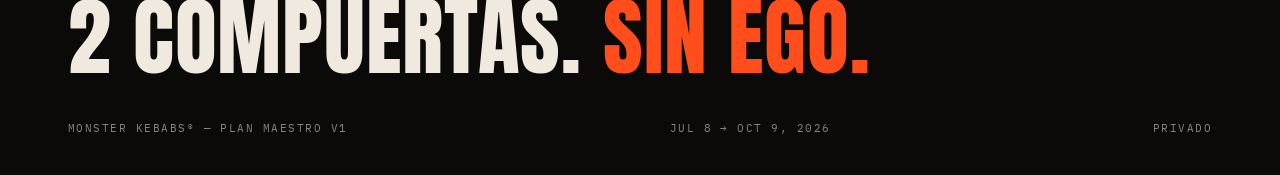
<file: plan.html>
<!DOCTYPE html>
<html lang="es">
<head>
<meta charset="UTF-8">
<meta name="viewport" content="width=device-width, initial-scale=1.0">
<title>PLAN MAESTRO — MONSTER KEBABS (privado)</title>
<link rel="preconnect" href="https://fonts.googleapis.com">
<link rel="preconnect" href="https://fonts.gstatic.com" crossorigin>
<link href="https://fonts.googleapis.com/css2?family=Anton&family=IBM+Plex+Mono:wght@400;500&family=Inter:wght@400;500;600&display=swap" rel="stylesheet">
<link rel="stylesheet" href="brand.css">
<style>
  .priv{background:var(--ember);color:var(--tinta);font-family:'IBM Plex Mono',monospace;font-size:10px;
    letter-spacing:.2em;text-align:center;padding:6px;text-transform:uppercase;position:fixed;top:0;left:0;right:0;z-index:200}
  .topbar{top:24px}
  .master{border:1px solid var(--line);padding:20px 24px;display:flex;justify-content:space-between;align-items:center;gap:20px;flex-wrap:wrap;margin-bottom:34px}
  .master .mtxt{font-family:'IBM Plex Mono',monospace;font-size:11px;letter-spacing:.14em;color:var(--humo);text-transform:uppercase}
  .master .mtxt b{color:var(--ember)}
  .mbar{flex:1;min-width:200px;height:6px;background:var(--tinta2);position:relative}
  .mbar i{position:absolute;left:0;top:0;bottom:0;background:var(--ember);transition:width .4s}
  .fase{border:1px solid var(--line);margin-bottom:26px}
  .fase-head{display:grid;grid-template-columns:auto 1fr auto;gap:18px;align-items:baseline;padding:20px 24px;border-bottom:1px solid var(--line);background:var(--tinta2)}
  .fase-head .fn{font-family:'Anton',sans-serif;font-size:26px;color:var(--ember)}
  .fase-head h2{font-family:'Anton',sans-serif;font-size:22px;text-transform:uppercase}
  .fase-head .fmeta{font-family:'IBM Plex Mono',monospace;font-size:10px;letter-spacing:.12em;color:var(--humo);text-transform:uppercase;text-align:right;line-height:1.8}
  .fase-head .fmeta b{color:var(--hueso);font-weight:500}
  .tarea{display:grid;grid-template-columns:auto 1fr auto;gap:16px;align-items:start;padding:14px 24px;border-bottom:1px solid var(--line)}
  .tarea:last-of-type{border-bottom:none}
  .tarea input{width:17px;height:17px;accent-color:var(--ember);margin-top:2px;cursor:pointer}
  .tarea .tt{font-size:14px;color:var(--hueso);line-height:1.5;cursor:pointer}
  .tarea .tt small{display:block;color:var(--humo);font-size:12px;margin-top:3px}
  .tarea .who{font-family:'IBM Plex Mono',monospace;font-size:9px;letter-spacing:.14em;padding:4px 10px;border:1px solid var(--line);color:var(--humo);white-space:nowrap}
  .tarea .who.yo{border-color:var(--ember);color:var(--ember)}
  .tarea.done .tt{color:var(--humo);text-decoration:line-through}
  .gate{border:1px dashed var(--ember);padding:20px 24px;margin-bottom:26px}
  .gate .gt{font-family:'IBM Plex Mono',monospace;font-size:10.5px;letter-spacing:.2em;color:var(--ember);text-transform:uppercase;margin-bottom:10px}
  .gate p{color:var(--humo);font-size:13.5px;line-height:1.7;max-width:760px}
  .gate b{color:var(--hueso);font-weight:600}
  .budget{display:grid;grid-template-columns:repeat(4,1fr);gap:1px;background:var(--line);border:1px solid var(--line);margin-top:8px}
  .budget .b{background:var(--tinta);padding:20px}
  .budget .bl{font-family:'IBM Plex Mono',monospace;font-size:9.5px;letter-spacing:.14em;color:var(--humo);text-transform:uppercase}
  .budget .bv{font-family:'Anton',sans-serif;font-size:26px;margin-top:6px}
  .budget .bv.e{color:var(--ember)}
  @media(max-width:820px){.budget{grid-template-columns:repeat(2,1fr)}.fase-head{grid-template-columns:auto 1fr}.fase-head .fmeta{text-align:left;grid-column:2}}
</style>
</head>
<body>

<div class="priv">PLAN DE TRABAJO — EL PROGRESO SE GUARDA EN TU NAVEGADOR (CADA QUIEN VE SUS PROPIAS PALOMITAS)</div>
<div class="topbar">
  <div><b>MONSTER KEBABS</b><span class="dot"> ●</span> PLAN MAESTRO</div>
  <nav class="nav"><a href="index.html">← MARCA</a><a href="numeros.html">NÚMEROS →</a></nav>
</div>

<section class="page-head">
  <div class="label">HOY ES 8 DE JULIO 2026 — GRAND OPENING: VIERNES 9 DE OCTUBRE</div>
  <h1 class="display">El plan</h1>
  <p class="sub">13 semanas de la nada al despertar, con dos compuertas donde el plan se detiene y decide
  con datos. Cada tarea tiene dueño. Palomea y se guarda solo.</p>
</section>

<section style="padding-top:0">
  <div class="master">
    <span class="mtxt">PROGRESO TOTAL — <b id="mpct">0%</b></span>
    <div class="mbar"><i id="mbarfill" style="width:0%"></i></div>
    <span class="mtxt" id="mcount">0 / 0</span>
  </div>

  <!-- FASE 0 -->
  <div class="fase" data-fase="0">
    <div class="fase-head">
      <span class="fn">F0</span><h2>Validación</h2>
      <span class="fmeta"><b>8 – 20 JUL</b> · 2 SEMANAS<br>PRESUPUESTO ~$1,500</span>
    </div>
    <div class="tarea" data-id="f0-cocina"><input type="checkbox" id="f0-cocina"><label class="tt" for="f0-cocina">La prueba de cocina<small>2 kg pollo + pita + papa cambray. Marinado 24 h (receta cap. 04). Cocinar para 5 personas que NO sean familia. Anotar TODO.</small></label><span class="who">TÚ</span></div>
    <div class="tarea" data-id="f0-barrido"><input type="checkbox" id="f0-barrido"><label class="tt" for="f0-barrido">Barrido de competencia en apps (1 h)<small>Uber/Rappi/DiDi Morelia: "kebab", "shawarma", "árabe". Capturas de menú, precios, ratings, # reseñas. Checklist en cap. 02.</small></label><span class="who">TÚ</span></div>
    <div class="tarea" data-id="f0-insumos"><input type="checkbox" id="f0-insumos"><label class="tt" for="f0-insumos">Cotizar insumos con 2 proveedores foodservice<small>Pollo, res, pita, papa cambray, aceite. Pedir lista de precios por volumen.</small></label><span class="who">TÚ</span></div>
    <div class="tarea" data-id="f0-rentas"><input type="checkbox" id="f0-rentas"><label class="tt" for="f0-rentas">3 cotizaciones de renta reales<small>Triángulo Camelinas–Chapultepec–Ventura Puente. 60–90 m², gas, extracción posible, acceso repartidores.</small></label><span class="who">TÚ</span></div>
    <div class="tarea" data-id="f0-trompo"><input type="checkbox" id="f0-trompo"><label class="tt" for="f0-trompo">Cotizar asador vertical + cortador<small>Proveedor CDMX/GDL, con envío e instalación a Morelia. Plan B: arrancar con plancha.</small></label><span class="who">TÚ</span></div>
    <div class="tarea" data-id="f0-apps"><input type="checkbox" id="f0-apps"><label class="tt" for="f0-apps">Confirmar comisiones y onboarding de las 3 plataformas<small>% real, tiempos de alta, requisitos (RFC, cuenta, menú, fotos).</small></label><span class="who">TÚ</span></div>
    <div class="tarea" data-id="f0-impi"><input type="checkbox" id="f0-impi"><label class="tt" for="f0-impi">Búsqueda fonética en IMPI + llamada con abogado de marcas<small>"MONSTER" clases 43/29/30/35. Riesgo Monster Energy. Alternos listos: KAIJU KEBAB / MONSTRO / KEBO.</small></label><span class="who">TÚ</span></div>
    <div class="tarea" data-id="f0-numeros"><input type="checkbox" id="f0-numeros"><label class="tt" for="f0-numeros">Meter los números reales a la calculadora<small>Con las cotizaciones: actualizar numeros.html y rehacer cap. 05. Yo lo hago contigo en una sesión.</small></label><span class="who yo">TÚ + YO</span></div>
    <div class="tarea" data-id="f0-foco"><input type="checkbox" id="f0-foco"><label class="tt" for="f0-foco">Decidir horas/semana para esto vs RAÍZ<small>Por escrito. Si son <10 h/sem, este plan necesita un operador desde F1.</small></label><span class="who">TÚ</span></div>
  </div>

  <!-- COMPUERTA 1 -->
  <div class="gate">
    <div class="gt">⛩ COMPUERTA #1 — LUNES 20 DE JULIO · GO / NO-GO</div>
    <p>Se avanza a F1 SOLO si: <b>(1)</b> la prueba de cocina gustó (4/5 repetirían), <b>(2)</b> no hay un incumbente
    dominante de kebab en las apps, <b>(3)</b> los números reales dan contribución ≥35% y punto de equilibrio ≤25
    órdenes/día, <b>(4)</b> el CAPEX real cabe en ≤$300k, y <b>(5)</b> el nombre tiene camino legal (o se adopta alterno).
    Si algo falla: se ajusta o se archiva sin drama — costó $1,500 saberlo, no $300,000.</p>
  </div>

  <!-- FASE 1 -->
  <div class="fase" data-fase="1">
    <div class="fase-head">
      <span class="fn">F1</span><h2>Setup</h2>
      <span class="fmeta"><b>21 JUL – 31 AGO</b> · 6 SEMANAS<br>PRESUPUESTO ~$250,000 (CAPEX)</span>
    </div>
    <div class="tarea" data-id="f1-renta"><input type="checkbox" id="f1-renta"><label class="tt" for="f1-renta">Firmar renta del local<small>Negociar 1–2 meses de gracia por adecuación. Contrato revisado.</small></label><span class="who">TÚ</span></div>
    <div class="tarea" data-id="f1-legal"><input type="checkbox" id="f1-legal"><label class="tt" for="f1-legal">Alta SAT + permisos locales<small>Régimen adecuado, uso de suelo, aviso de funcionamiento (COFEPRIS), protección civil. Preguntar en ventanilla qué aplica a dark kitchen.</small></label><span class="who">TÚ</span></div>
    <div class="tarea" data-id="f1-marca"><input type="checkbox" id="f1-marca"><label class="tt" for="f1-marca">Presentar solicitud de marca en IMPI<small>Nombre + logo (la Garra) + personaje (KEBO, diseño). El personaje es defendible aunque el nombre cambie.</small></label><span class="who">TÚ</span></div>
    <div class="tarea" data-id="f1-obra"><input type="checkbox" id="f1-obra"><label class="tt" for="f1-obra">Adecuación del local<small>Gas, extracción, piso, tarja triple, pintura. Layout del cap. 06: flujo en una dirección.</small></label><span class="who">TÚ</span></div>
    <div class="tarea" data-id="f1-equipo"><input type="checkbox" id="f1-equipo"><label class="tt" for="f1-equipo">Comprar e instalar equipo<small>Trompo, freidora doble, plancha, refrigeración, mesas acero, campana. Probar TODO una semana antes del soft.</small></label><span class="who">TÚ</span></div>
    <div class="tarea" data-id="f1-empaque"><input type="checkbox" id="f1-empaque"><label class="tt" for="f1-empaque">Ordenar empaques primera tirada (3 meses)<small>Specs del cap. 06 + empaques.html. Si los mínimos de tirada no salen: caja kraft + sticker grande.</small></label><span class="who">TÚ</span></div>
    <div class="tarea" data-id="f1-stickers"><input type="checkbox" id="f1-stickers"><label class="tt" for="f1-stickers">Imprimir stickers serie 001<small>12 diseños del bestiario + EL DORADO metálico (1 por cada 50). Troquelado 6 cm.</small></label><span class="who yo">TÚ + YO</span></div>
    <div class="tarea" data-id="f1-cocinero"><input type="checkbox" id="f1-cocinero"><label class="tt" for="f1-cocinero">Contratar cocinero + estandarizar recetas<small>Gramajes, fotos patrón, tiempos. 1 página por SKU (manual del cap. 06). Marinado SIEMPRE 18–24 h.</small></label><span class="who">TÚ</span></div>
    <div class="tarea" data-id="f1-fotos"><input type="checkbox" id="f1-fotos"><label class="tt" for="f1-fotos">Sesión de fotos del menú<small>Fondo tinta, luz dura lateral, producto al 80% del frame, vapor real. Con producto YA estandarizado.</small></label><span class="who yo">TÚ + YO</span></div>
    <div class="tarea" data-id="f1-uber"><input type="checkbox" id="f1-uber"><label class="tt" for="f1-uber">Alta en Uber Eats (solo Uber en soft)<small>Menú corto (≤15 ítems), flagship primero, combos con foto propia. Rappi y DiDi se activan hasta el grand opening.</small></label><span class="who">TÚ</span></div>
    <div class="tarea" data-id="f1-ig"><input type="checkbox" id="f1-ig"><label class="tt" for="f1-ig">Abrir IG/TikTok en modo teaser<small>"Algo despertó": silueta, ojos ember, stickers QR en la ciudad. SIN decir que es comida (guion del cap. 07).</small></label><span class="who yo">TÚ + YO</span></div>
  </div>

  <!-- FASE 2 -->
  <div class="fase" data-fase="2">
    <div class="fase-head">
      <span class="fn">F2</span><h2>Pre-lanzamiento</h2>
      <span class="fmeta"><b>1 – 14 SEP</b> · 2 SEMANAS<br>PRESUPUESTO ~$8,000</span>
    </div>
    <div class="tarea" data-id="f2-semilla"><input type="checkbox" id="f2-semilla"><label class="tt" for="f2-semilla">30 pedidos semilla gratis<small>10 micro-influencers de comida de Morelia (1k–20k) + 10 amigos críticos + 10 repartidores de la zona. Cronometrar TODO.</small></label><span class="who">TÚ</span></div>
    <div class="tarea" data-id="f2-25min"><input type="checkbox" id="f2-25min"><label class="tt" for="f2-25min">Prueba de los 25 minutos en cada SKU<small>Bolsa cerrada 25 min → ¿llega comestible y presentable? Lo que falle se reformula o sale del menú.</small></label><span class="who">TÚ</span></div>
    <div class="tarea" data-id="f2-reveal"><input type="checkbox" id="f2-reveal"><label class="tt" for="f2-reveal">Reveal: "es comida"<small>El video pilar: EL PRIMO PERDIDO DEL PASTOR (idea #61 del cap. 07). Yo te escribo el guion.</small></label><span class="who yo">TÚ + YO</span></div>
    <div class="tarea" data-id="f2-embajadores"><input type="checkbox" id="f2-embajadores"><label class="tt" for="f2-embajadores">Reclutar 4 embajadores universitarios<small>Tec, UMSNH, UVAQ, La Salle. Combo semanal gratis + código propio con recompensa por conversión.</small></label><span class="who">TÚ</span></div>
  </div>

  <!-- COMPUERTA 2 -->
  <div class="gate">
    <div class="gt">⛩ COMPUERTA #2 — LUNES 14 DE SEPTIEMBRE · ¿LISTOS PARA COBRAR?</div>
    <p>Se abre al público SOLO si: <b>(1)</b> orden completa en ≤8 minutos consistente, <b>(2)</b> los 30 pedidos semilla
    promedian ≥4.5/5 en sabor Y presentación al llegar, <b>(3)</b> la prueba de 25 min pasó en TODOS los SKUs.
    Abrir con producto flojo quema la marca en las reseñas — y las reseñas no se borran.</p>
  </div>

  <!-- FASE 3 -->
  <div class="fase" data-fase="3">
    <div class="fase-head">
      <span class="fn">F3</span><h2>Soft opening</h2>
      <span class="fmeta"><b>15 SEP – 5 OCT</b> · 3 SEMANAS<br>ADS ~$150/DÍA</span>
    </div>
    <div class="tarea" data-id="f3-abrir"><input type="checkbox" id="f3-abrir"><label class="tt" for="f3-abrir">Encender Uber Eats (solo Uber)<small>Una plataforma = una operación que dominar. Badge "Nuevo" + promo de plataforma activada.</small></label><span class="who">TÚ</span></div>
    <div class="tarea" data-id="f3-meta"><input type="checkbox" id="f3-meta"><label class="tt" for="f3-meta">Sostener: 15 órdenes/día · rating ≥4.8 · ≤8 min<small>Pizarrón de KPIs del cap. 06. Se corrige diario hasta lograrlo 7 días seguidos.</small></label><span class="who">TÚ</span></div>
    <div class="tarea" data-id="f3-ads"><input type="checkbox" id="f3-ads"><label class="tt" for="f3-ads">Meta Ads geo-Morelia $150/día<small>Creativos = formatos firma (trompo ASMR, coctelera, KEBO). Medir costo por primer pedido.</small></label><span class="who yo">TÚ + YO</span></div>
    <div class="tarea" data-id="f3-contenido"><input type="checkbox" id="f3-contenido"><label class="tt" for="f3-contenido">Cadencia de contenido: 4 TikToks + 3 posts IG / semana<small>Del banco de 100 ideas (cap. 07). 70% mundo / 20% producto / 10% promo.</small></label><span class="who yo">TÚ + YO</span></div>
  </div>

  <!-- FASE 4 -->
  <div class="fase" data-fase="4">
    <div class="fase-head">
      <span class="fn">F4</span><h2>Grand opening — "El Despertar"</h2>
      <span class="fmeta"><b>VIERNES 9 DE OCTUBRE</b><br>PRESUPUESTO ~$25,000</span>
    </div>
    <div class="tarea" data-id="f4-plataformas"><input type="checkbox" id="f4-plataformas"><label class="tt" for="f4-plataformas">Encender Rappi + DiDi el mismo día<small>Con la operación ya probada en Uber. Menú y fotos idénticos.</small></label><span class="who">TÚ</span></div>
    <div class="tarea" data-id="f4-drop"><input type="checkbox" id="f4-drop"><label class="tt" for="f4-drop">Drop serie 001 completa + lona/mural EL DESPERTAR<small>El póster de conceptos.html impreso en grande. El mural es contenido antes que decoración.</small></label><span class="who yo">TÚ + YO</span></div>
    <div class="tarea" data-id="f4-influencers"><input type="checkbox" id="f4-influencers"><label class="tt" for="f4-influencers">5 micro-influencers publicando el mismo viernes<small>Percepción de "está en todos lados". Coordinado, no orgánico.</small></label><span class="who">TÚ</span></div>
    <div class="tarea" data-id="f4-ads"><input type="checkbox" id="f4-ads"><label class="tt" for="f4-ads">Ads al máximo 2 semanas: Meta $250/día + TikTok $100/día<small>Después se regula según costo por pedido.</small></label><span class="who yo">TÚ + YO</span></div>
  </div>

  <!-- FASE 5 -->
  <div class="fase" data-fase="5">
    <div class="fase-head">
      <span class="fn">F5</span><h2>Ritmo</h2>
      <span class="fmeta"><b>OCT – DIC 2026</b><br>REVISIÓN SEMANAL</span>
    </div>
    <div class="tarea" data-id="f5-kpis"><input type="checkbox" id="f5-kpis"><label class="tt" for="f5-kpis">Ritual semanal de KPIs (lunes, 30 min)<small>Órdenes/día, rating, food cost real, % combos, merma. Contra la calculadora (numeros.html).</small></label><span class="who yo">TÚ + YO</span></div>
    <div class="tarea" data-id="f5-mes"><input type="checkbox" id="f5-mes"><label class="tt" for="f5-mes">MONSTER DEL MES #002 en noviembre<small>El #001 (AL PASTOR-DÖNER) muere a los 30 días. Siempre hay uno nuevo y siempre muere.</small></label><span class="who yo">TÚ + YO</span></div>
    <div class="tarea" data-id="f5-martes"><input type="checkbox" id="f5-martes"><label class="tt" for="f5-martes">Instalar "el monstruo come doble los martes"<small>Promo fija en especie, nunca % de descuento. Protege el precio de referencia.</small></label><span class="who">TÚ</span></div>
    <div class="tarea" data-id="f5-pl"><input type="checkbox" id="f5-pl"><label class="tt" for="f5-pl">P&L real de octubre y noviembre<small>Contra el escenario de la calculadora. Yo lo armo contigo con tus cortes.</small></label><span class="who yo">TÚ + YO</span></div>
  </div>

  <!-- COMPUERTA 3 -->
  <div class="gate">
    <div class="gt">⛩ COMPUERTA #3 — VIERNES 8 DE ENERO 2027 · DÍA 90</div>
    <p><b>≥25 órdenes/día sostenidas</b> → escalar (horario nocturno completo, más marketing, planear 2ª cocina
    con las compuertas del cap. 08). <b>15–25</b> → ajustar menú/precios/zona y 90 días más. <b>&lt;15</b> → replantear
    en serio: el modelo, la zona o el foco. Con datos, sin ego — la marca y el personaje valen por sí
    mismos aunque el formato cambie.</p>
  </div>

  <!-- PRESUPUESTO -->
  <div class="label">CAJA TOTAL REQUERIDA</div>
  <div class="budget">
    <div class="b"><div class="bl">F0 Validación</div><div class="bv">$1.5k</div></div>
    <div class="b"><div class="bl">F1 CAPEX (incluye colchón 2 meses)</div><div class="bv">$250k</div></div>
    <div class="b"><div class="bl">F2–F4 Marketing 90 días</div><div class="bv">$40k</div></div>
    <div class="b"><div class="bl">TOTAL RECOMENDADO</div><div class="bv e">~$290k</div></div>
  </div>
  <p class="note">VERSIÓN AUSTERA (~$180K): SIN TROMPO (PLANCHA), LOCAL MÁS CHICO, MERCH BAJO DEMANDA —
  VÁLIDA SOLO COMO VALIDACIÓN DE 90 DÍAS. <em>LOS NÚMEROS VIVEN EN NUMEROS.HTML — MUÉVELES.</em></p>
</section>

<footer>
  <div class="big display">13 semanas.<br>2 compuertas.<span> Sin ego.</span></div>
  <div class="foot-meta">
    <span>MONSTER KEBABS® — PLAN MAESTRO V1</span>
    <span>JUL 8 → OCT 9, 2026</span>
    <span>PRIVADO</span>
  </div>
</footer>

<script>
const boxes = [...document.querySelectorAll('.tarea input[type=checkbox]')];
function load(){
  boxes.forEach(b=>{
    b.checked = localStorage.getItem('mkplan-'+b.id)==='1';
    b.closest('.tarea').classList.toggle('done', b.checked);
  });
  update();
}
function update(){
  const done = boxes.filter(b=>b.checked).length;
  const pct = Math.round(done/boxes.length*100);
  document.getElementById('mpct').textContent = pct+'%';
  document.getElementById('mcount').textContent = done+' / '+boxes.length;
  document.getElementById('mbarfill').style.width = pct+'%';
}
boxes.forEach(b=>b.addEventListener('change',()=>{
  localStorage.setItem('mkplan-'+b.id, b.checked?'1':'0');
  b.closest('.tarea').classList.toggle('done', b.checked);
  update();
}));
load();
</script>
</body>
</html>
</file>
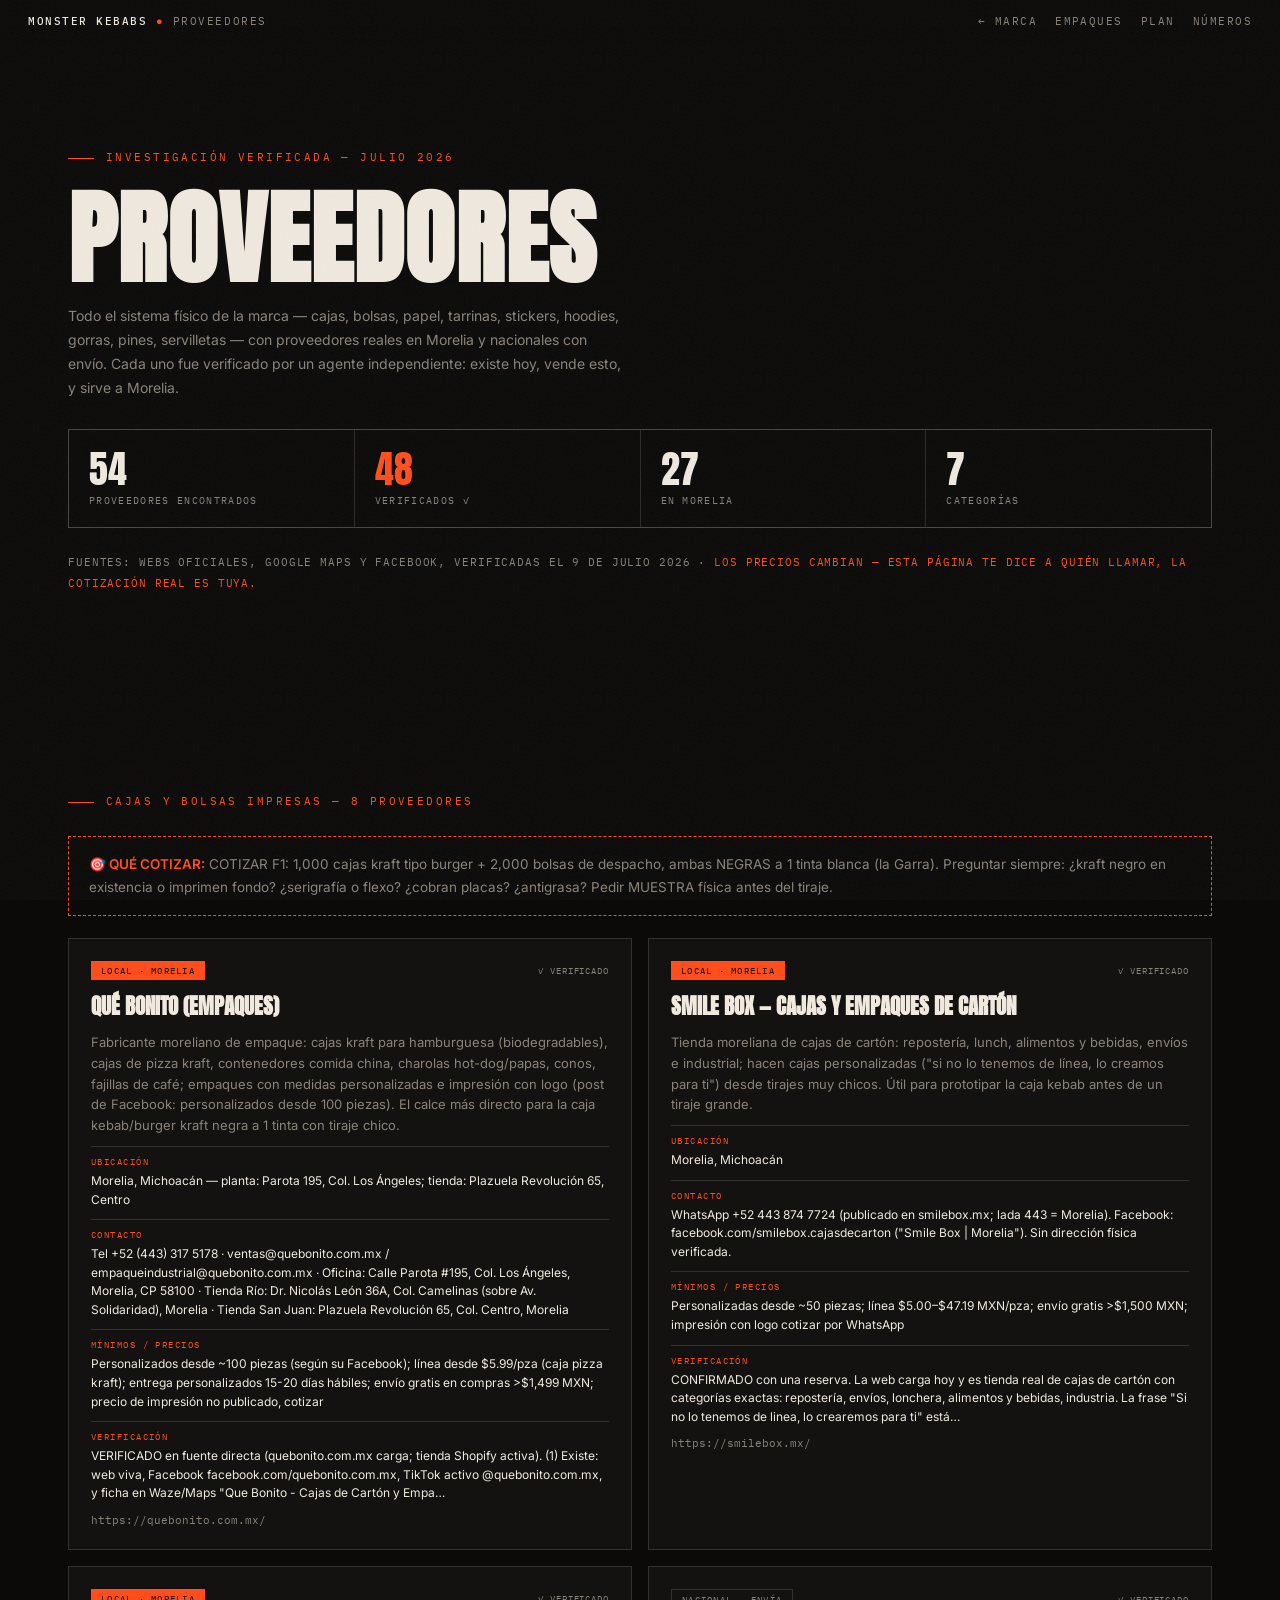
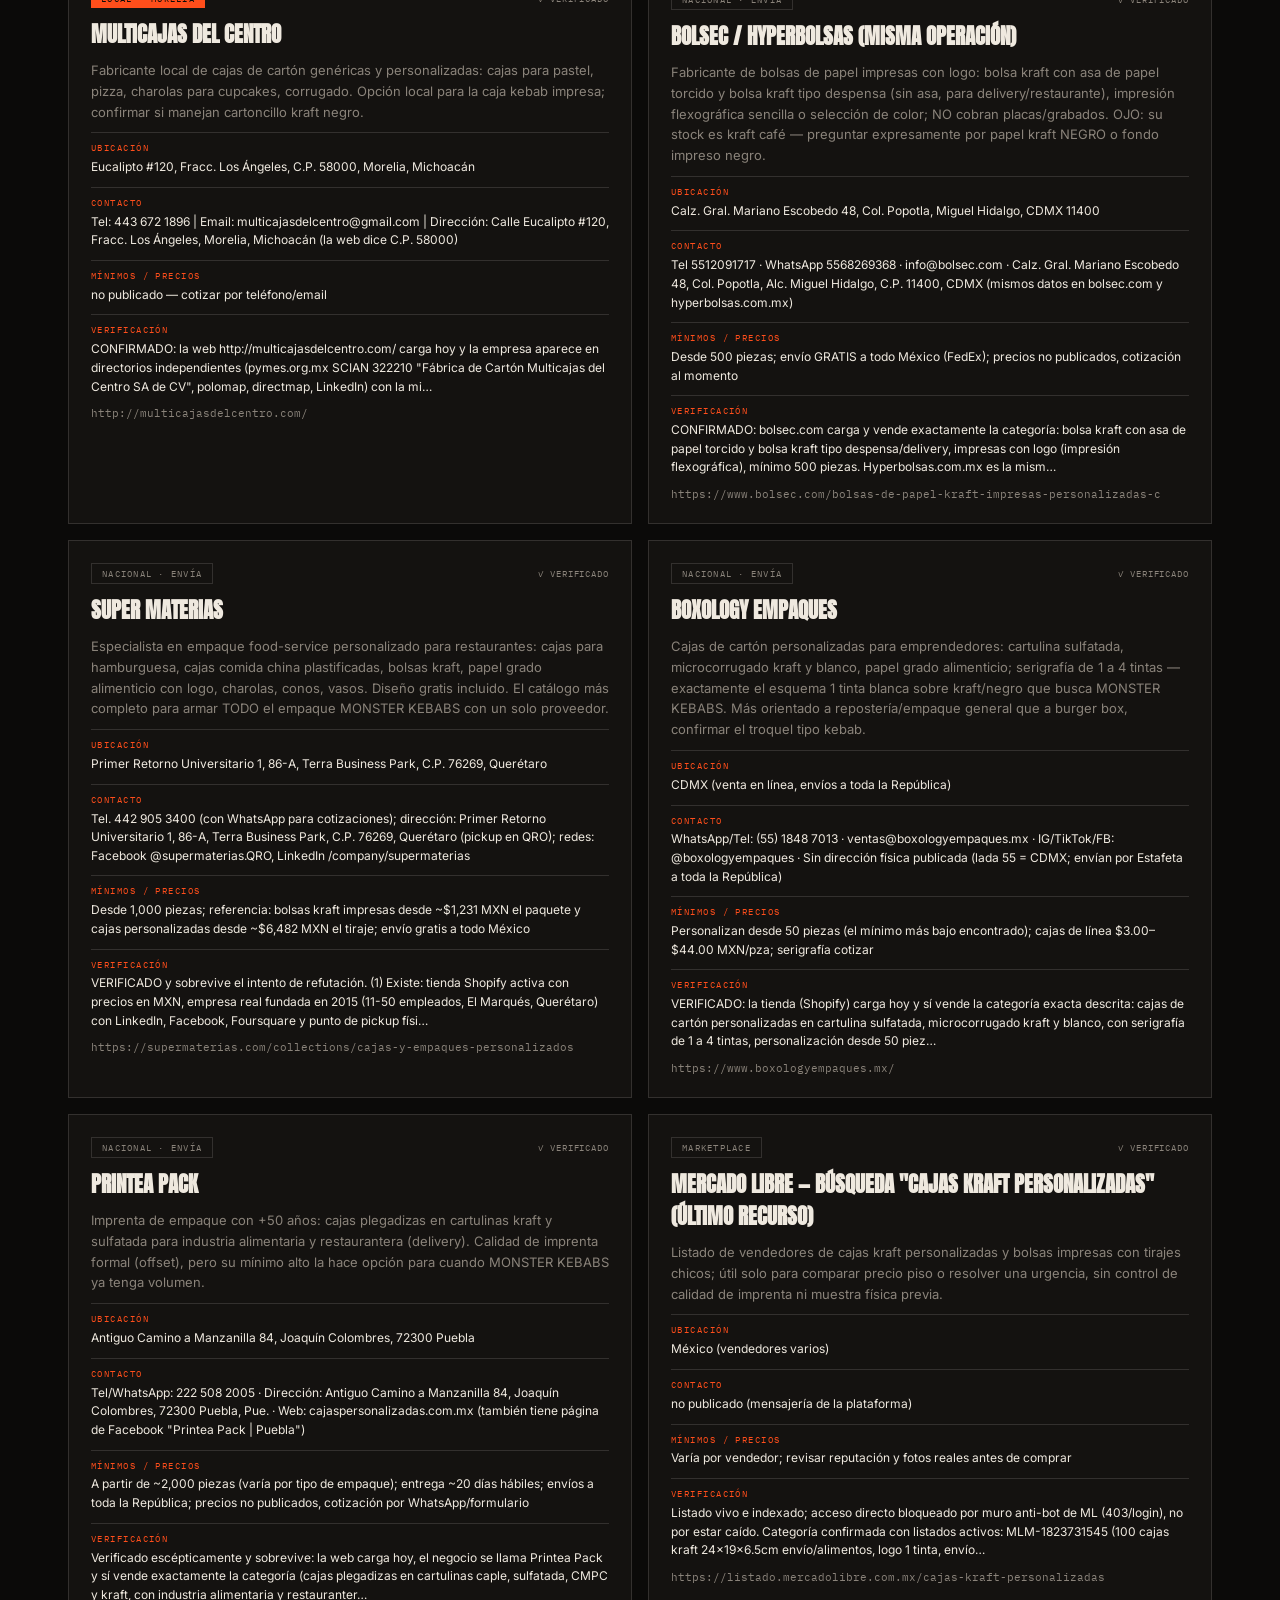
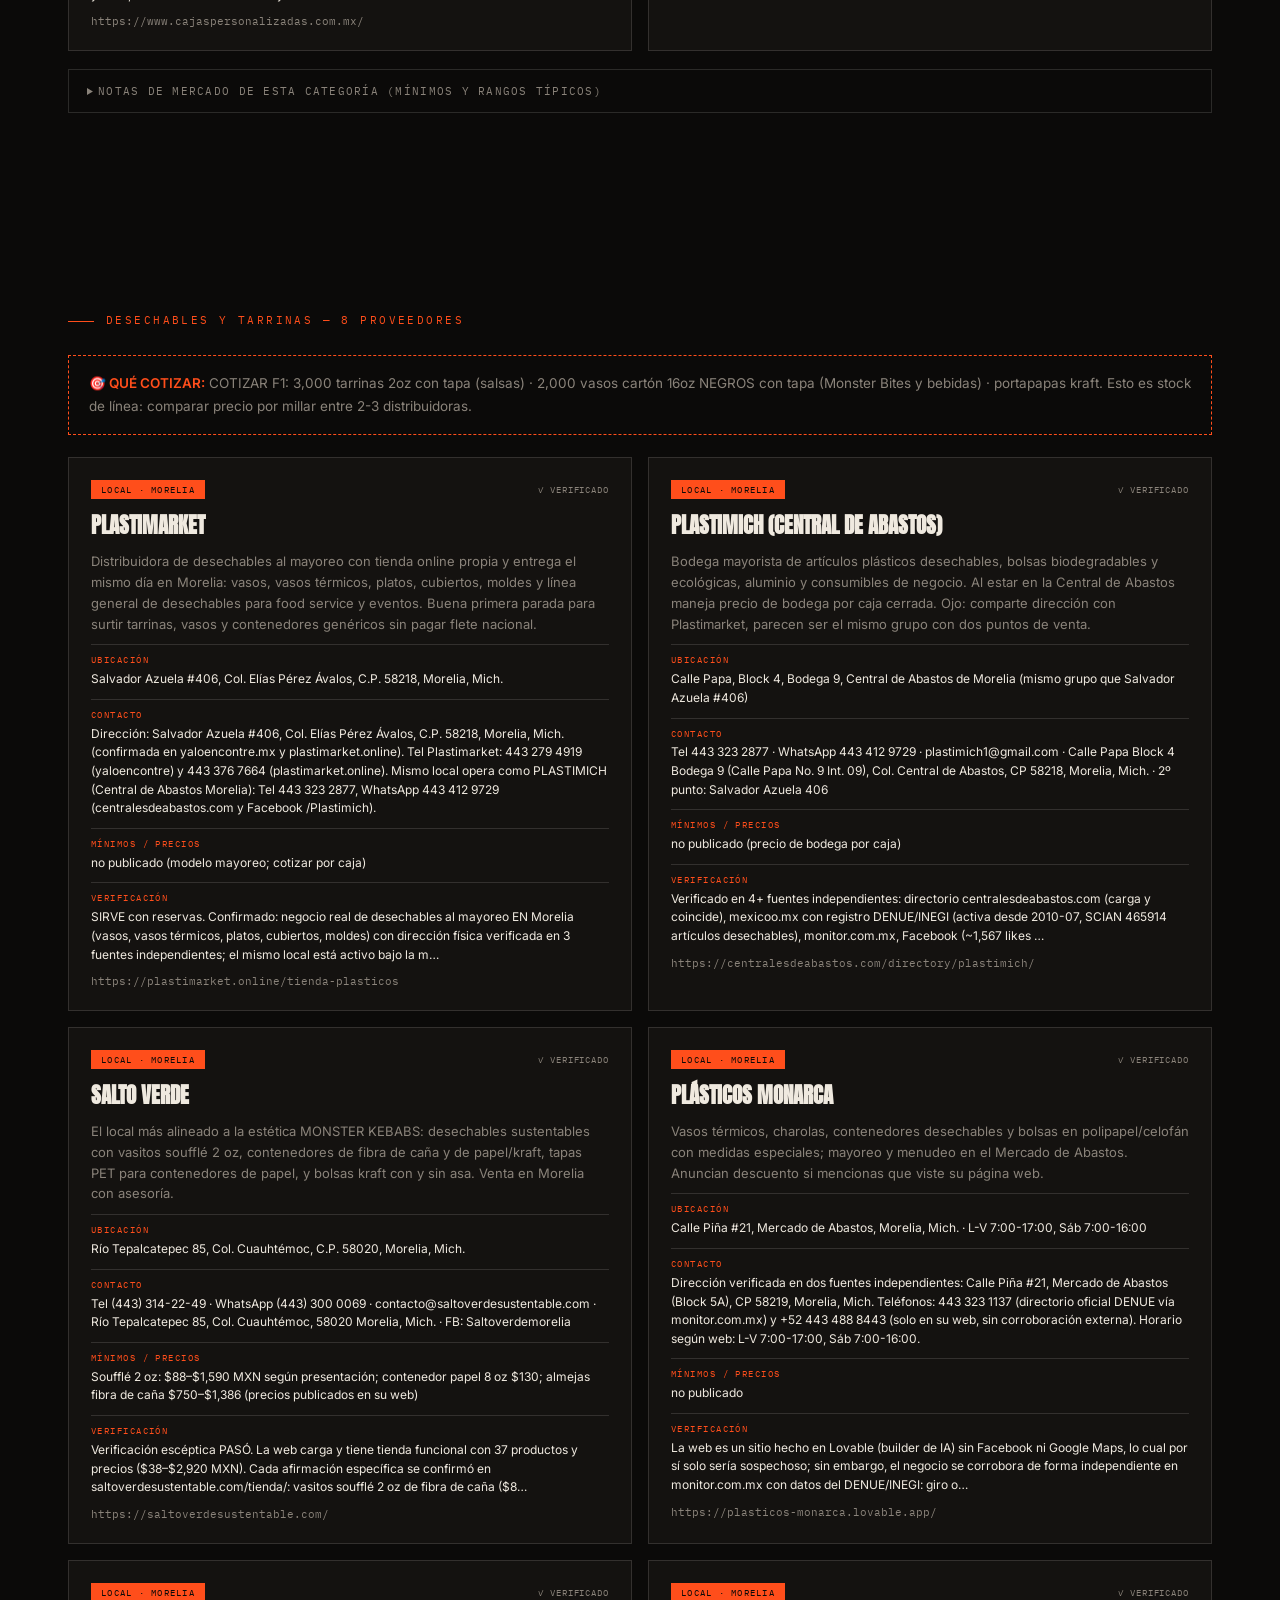
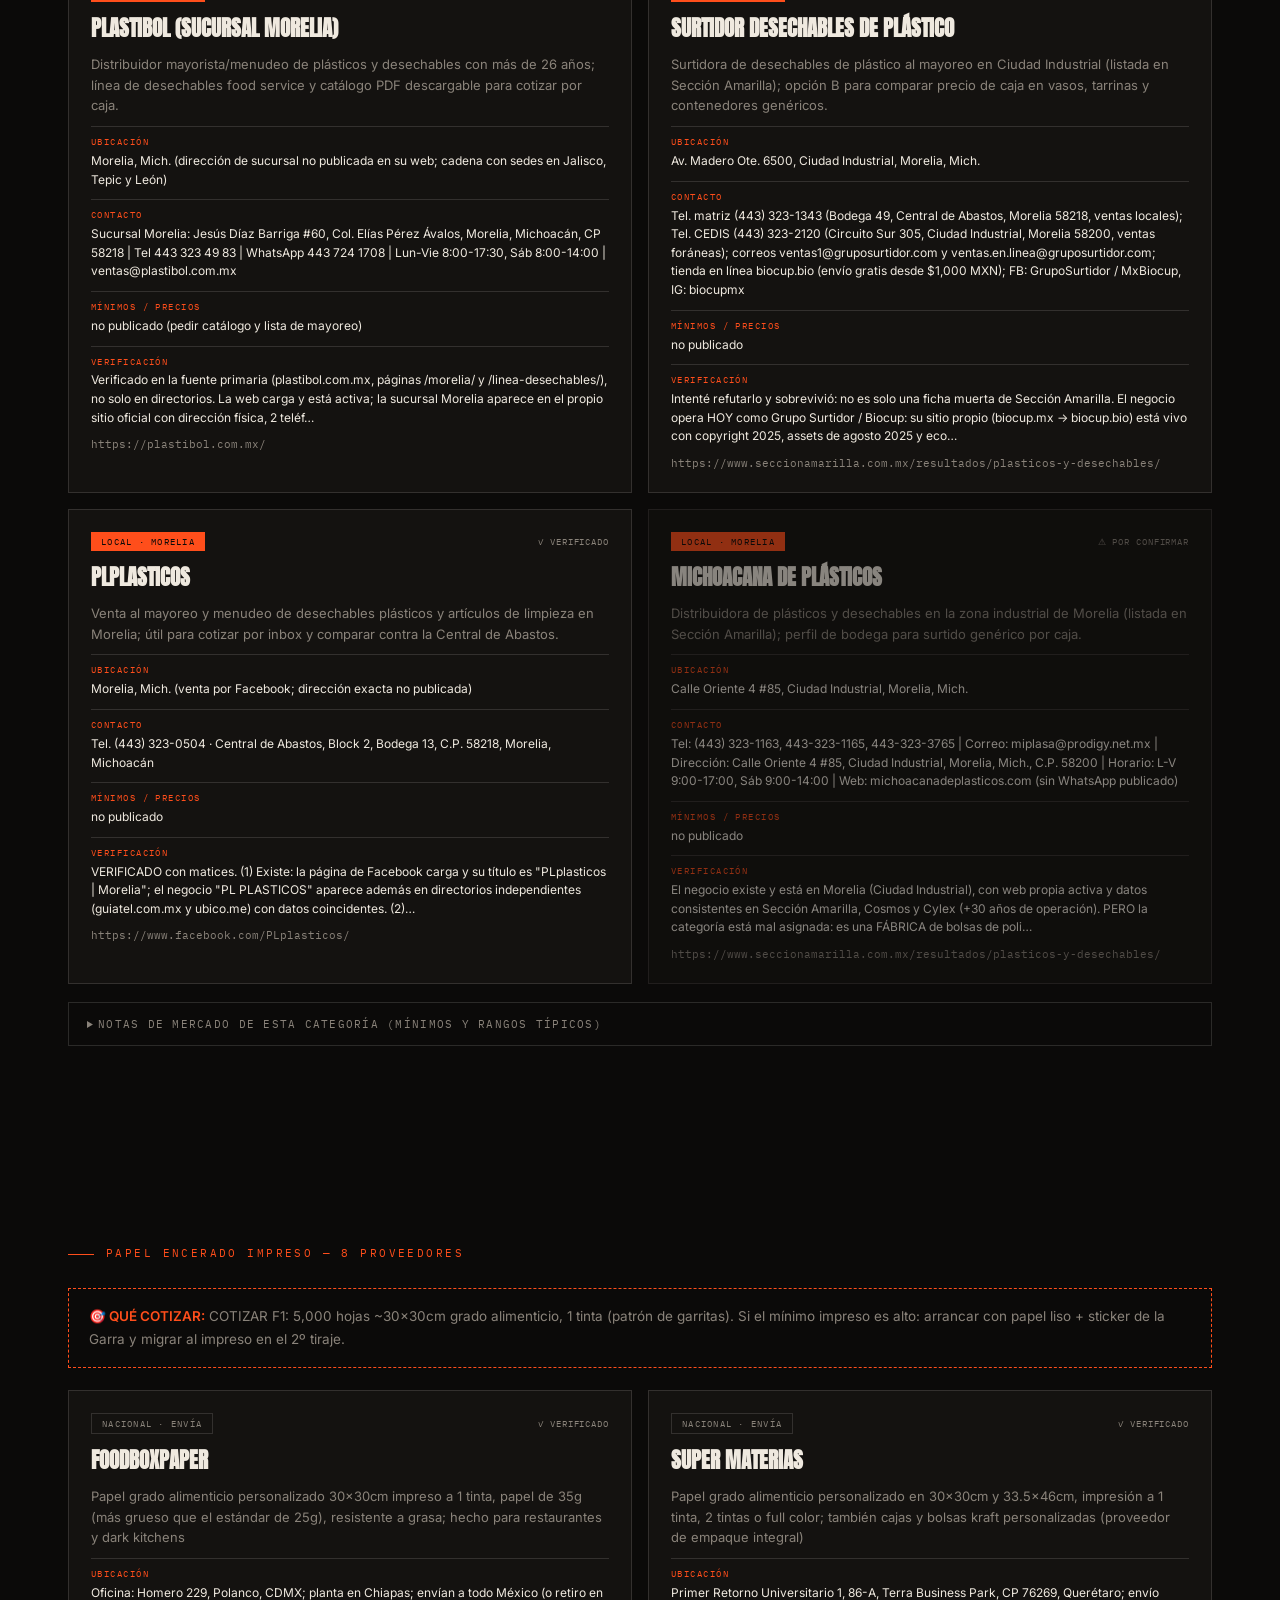
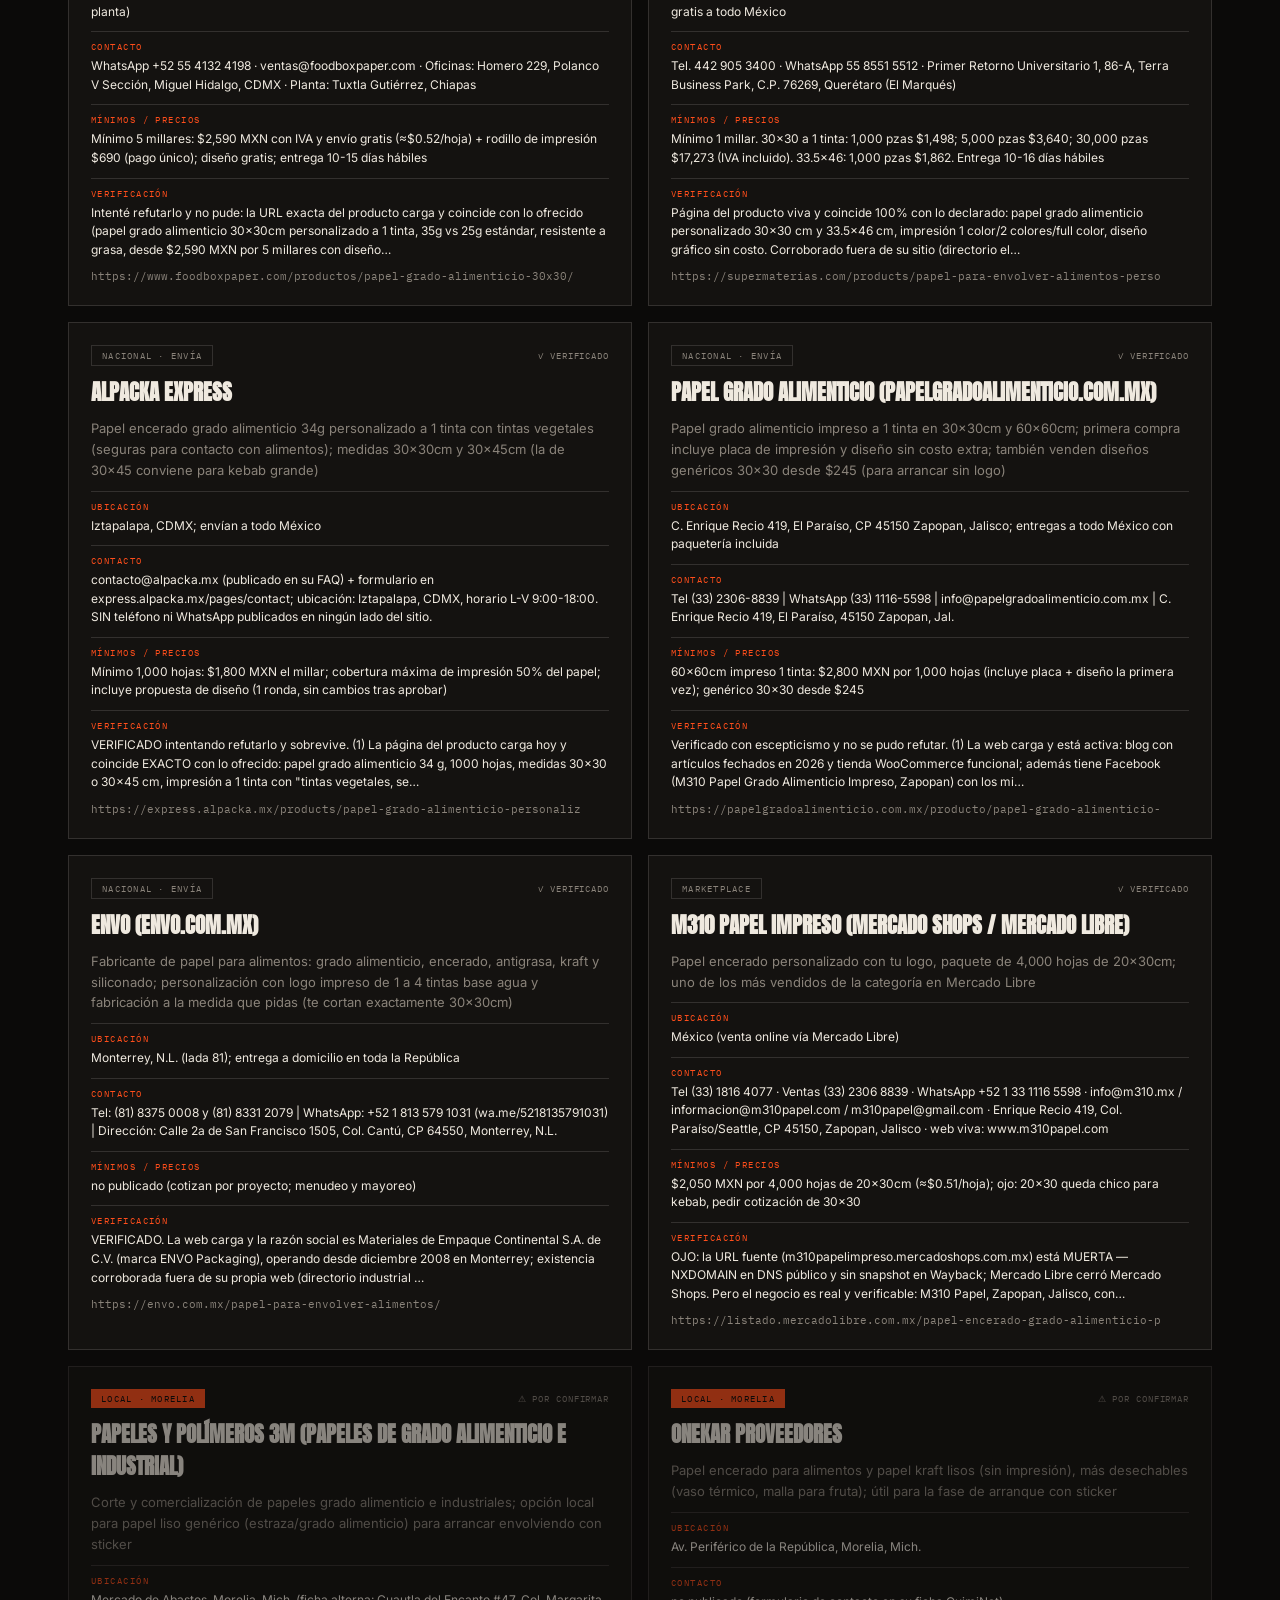
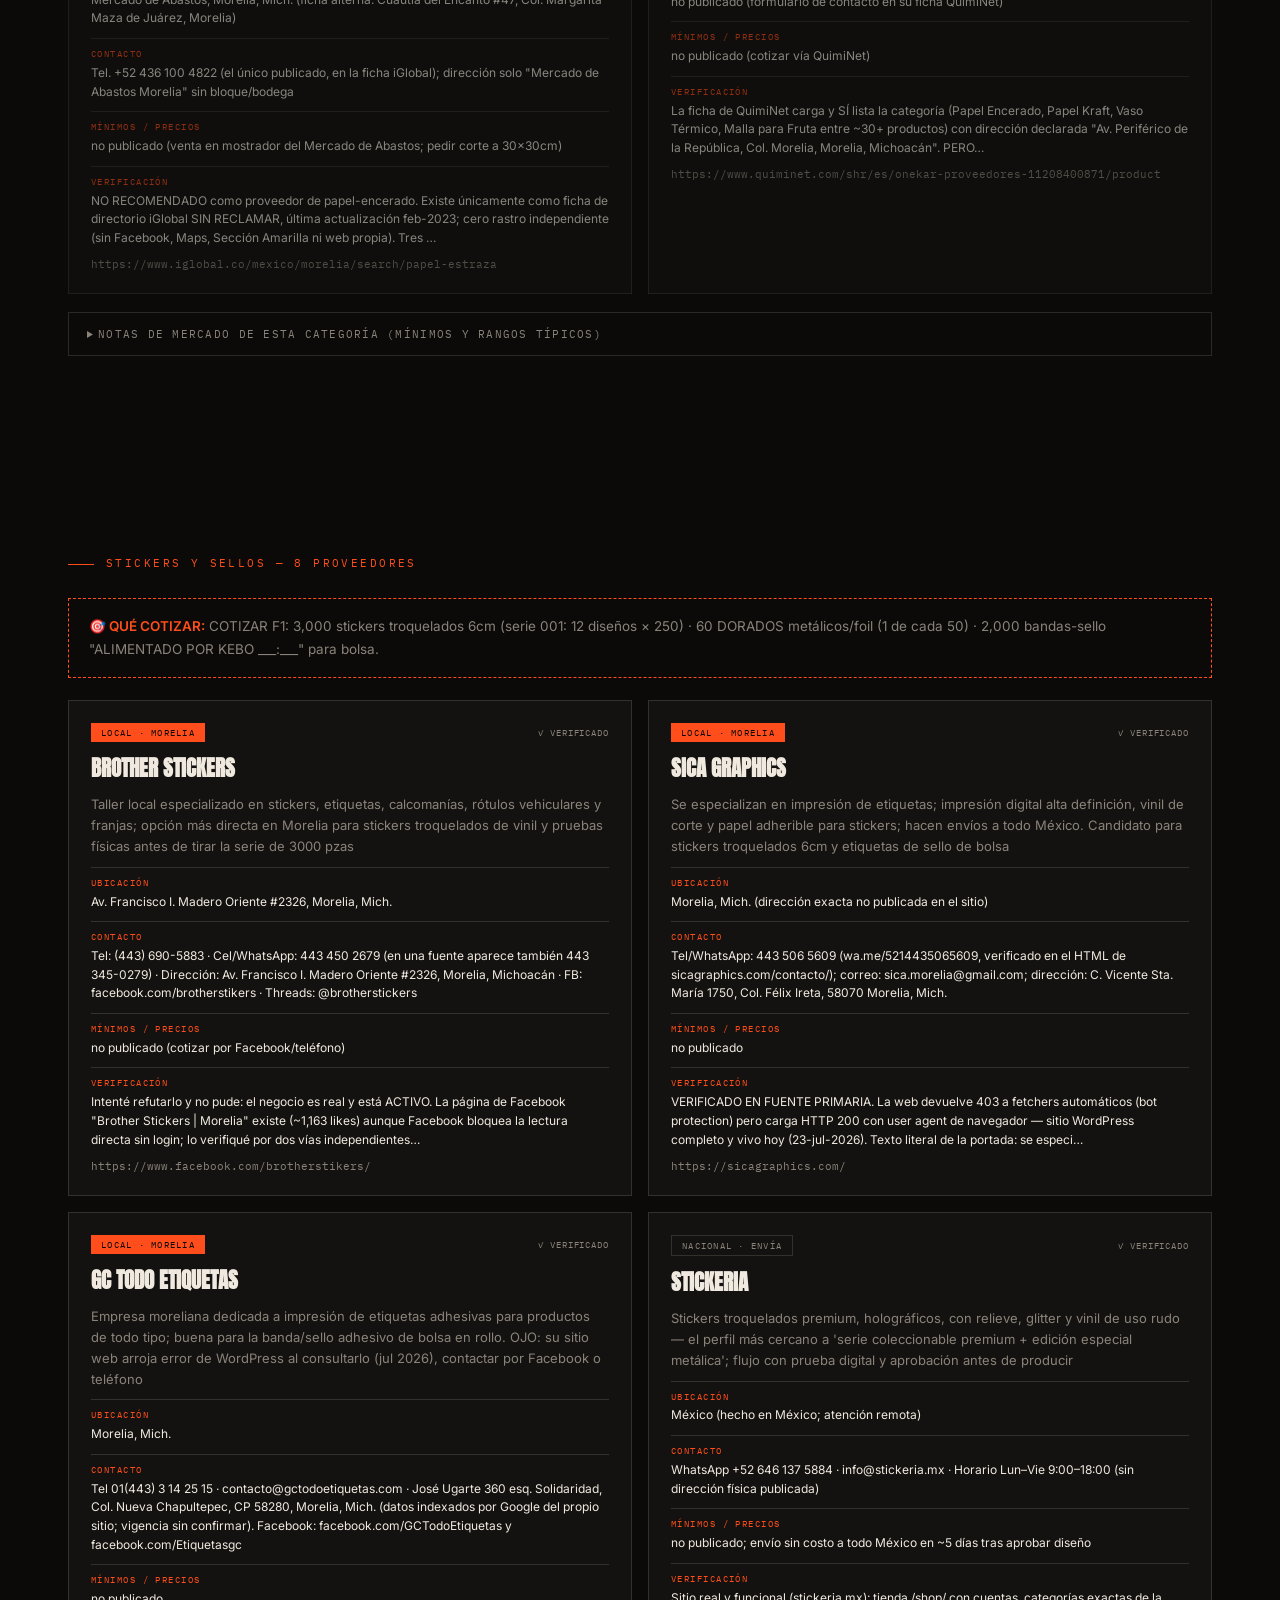
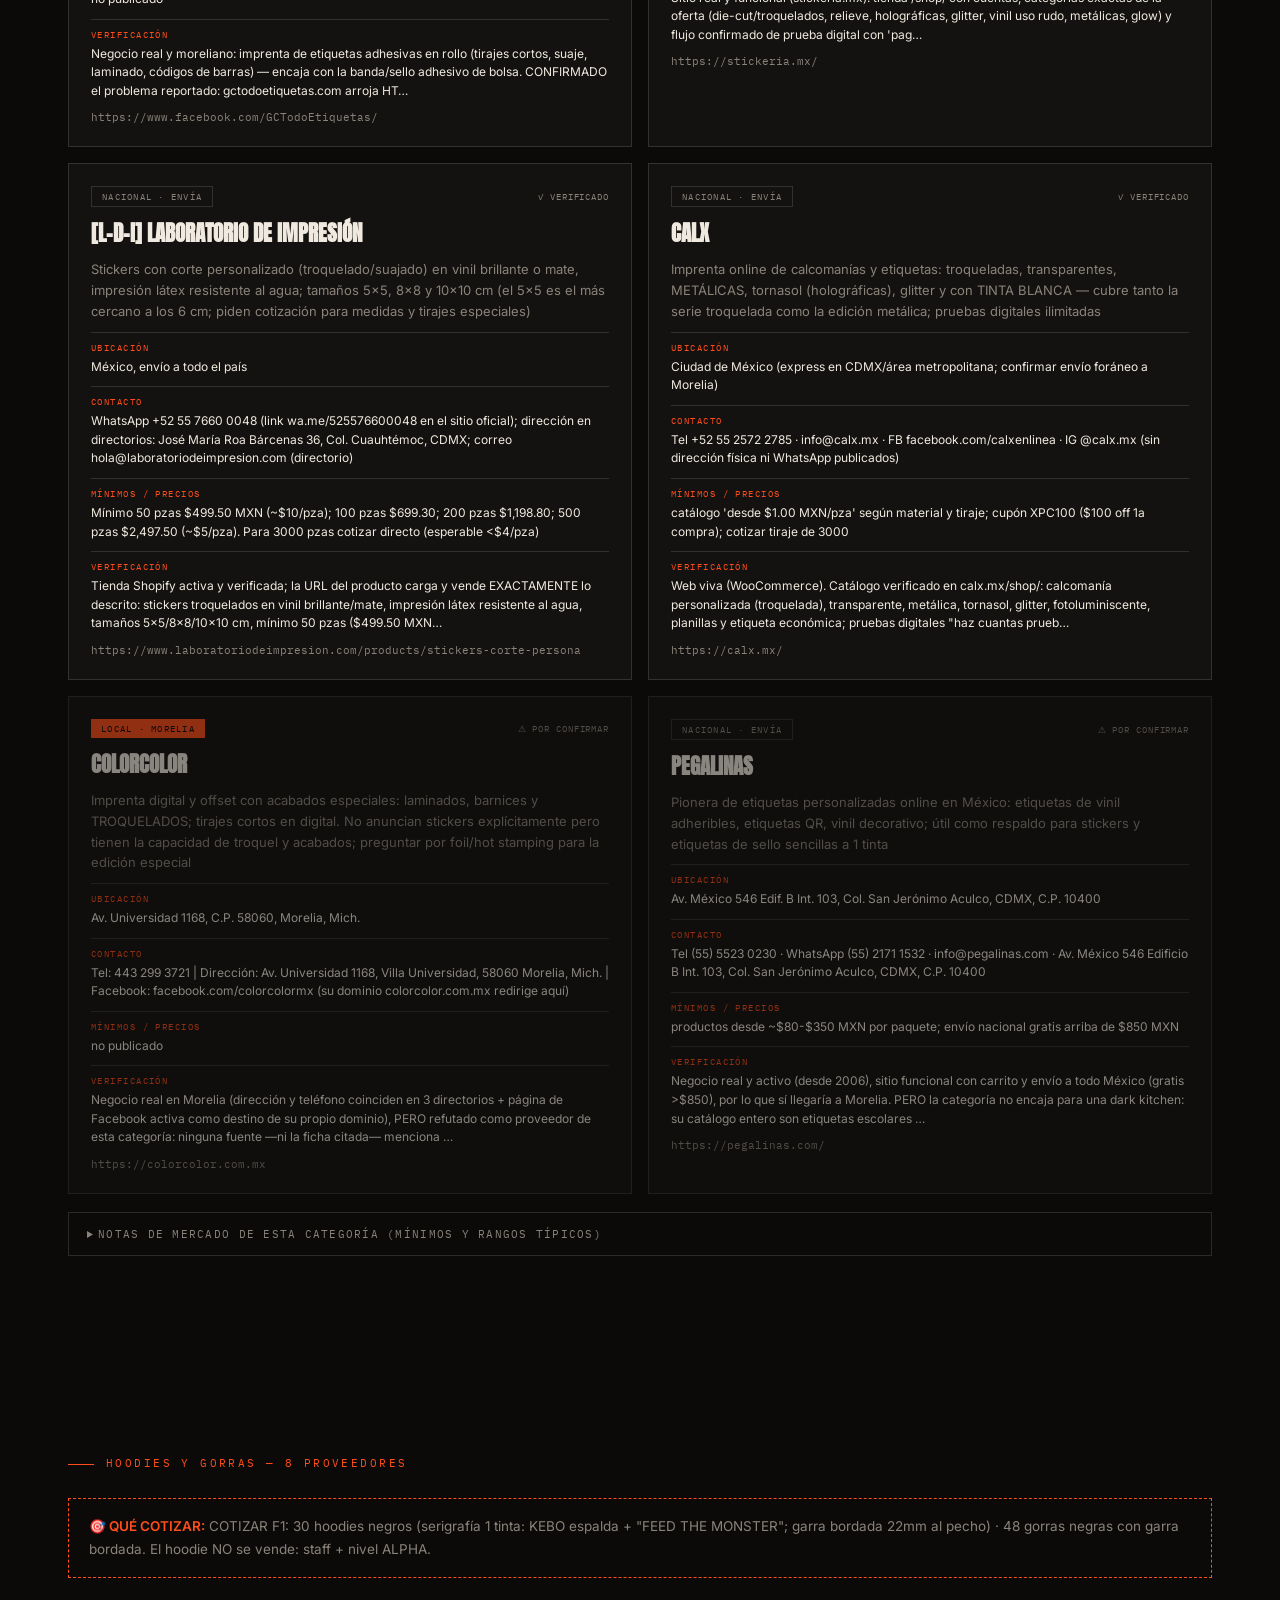
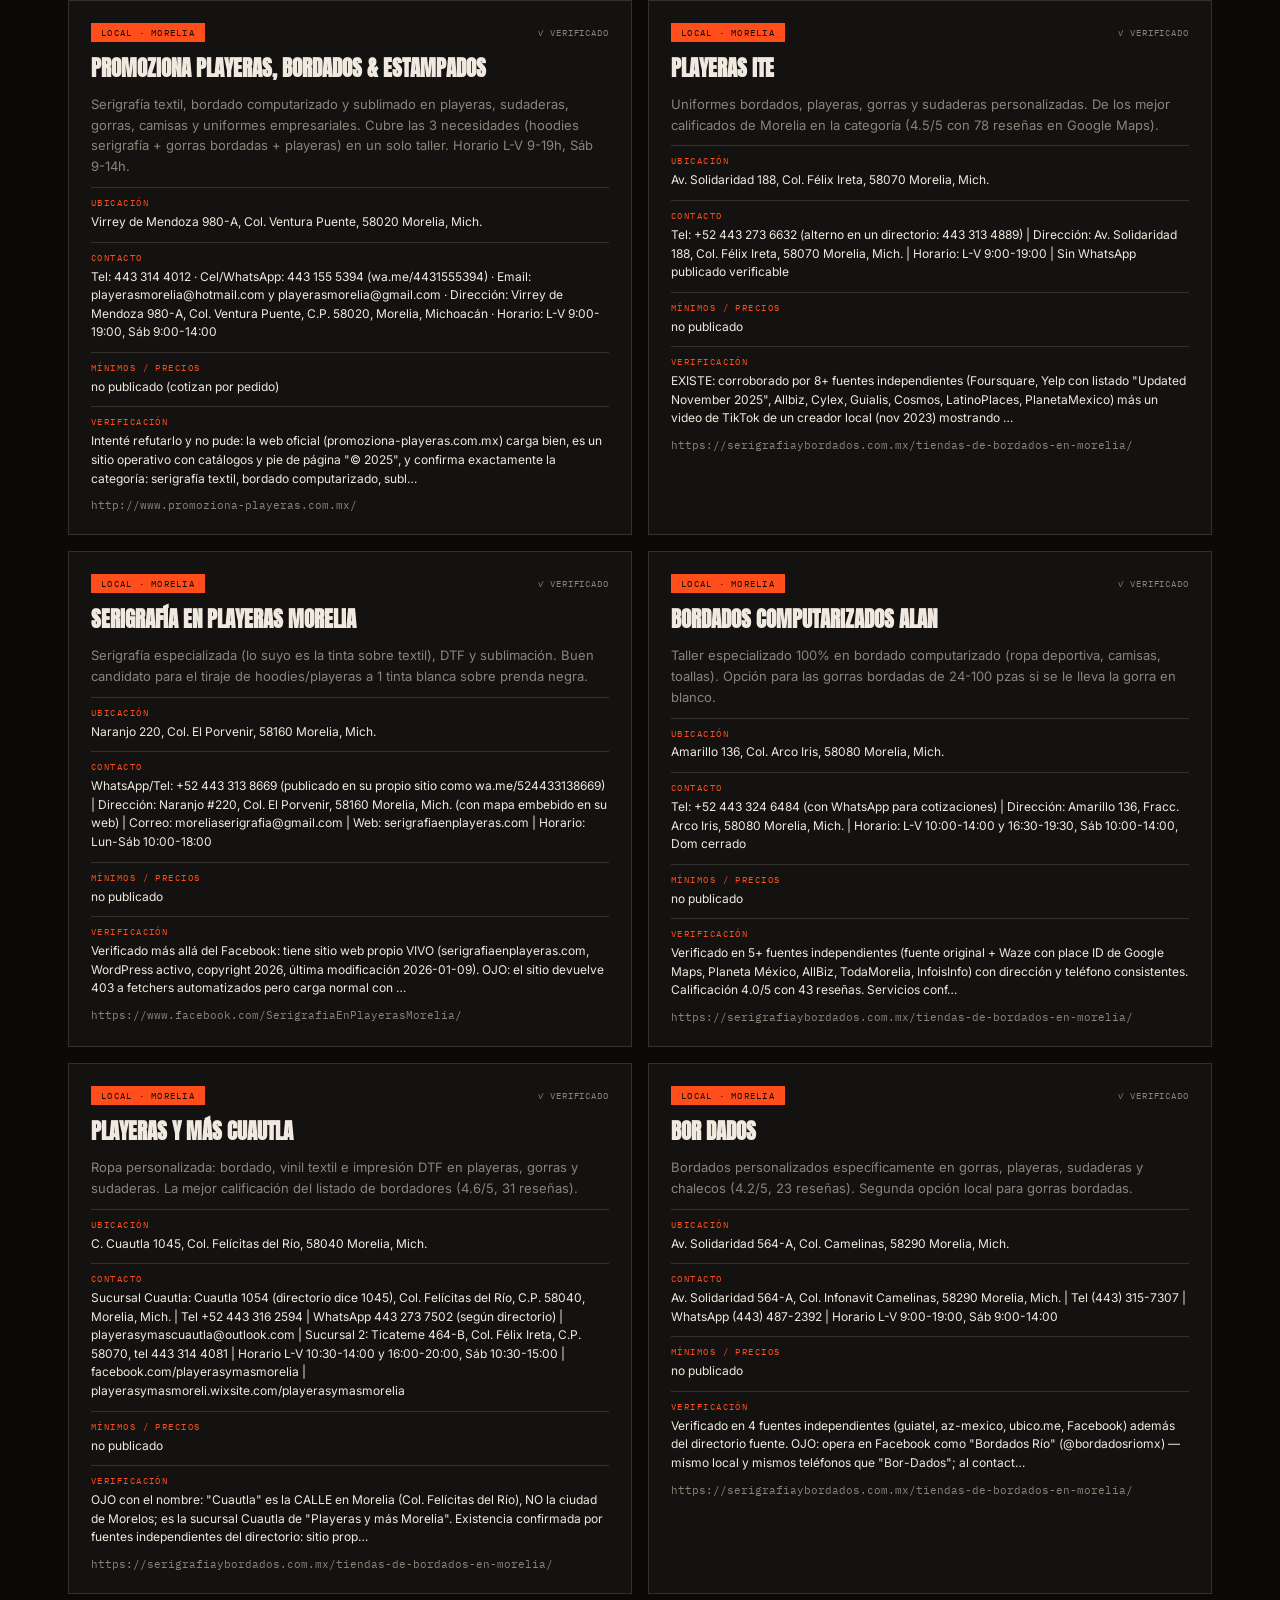
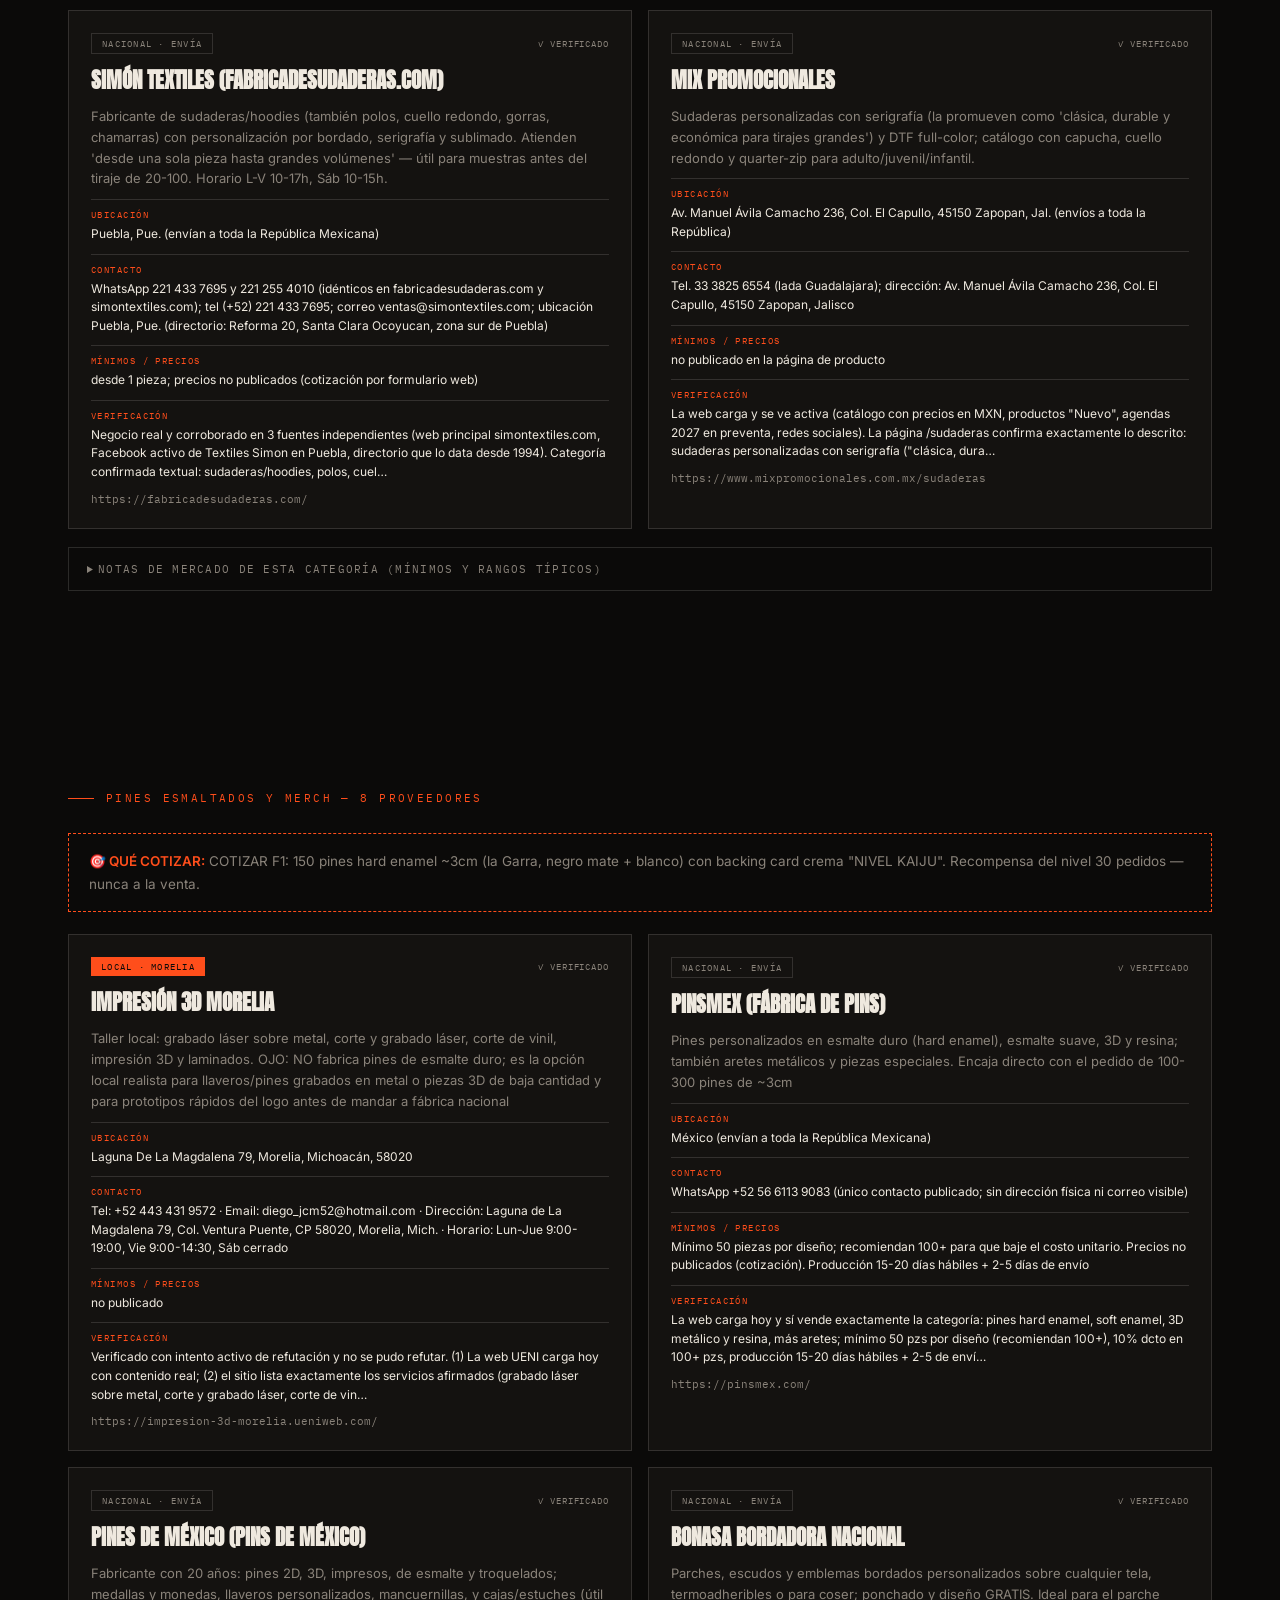
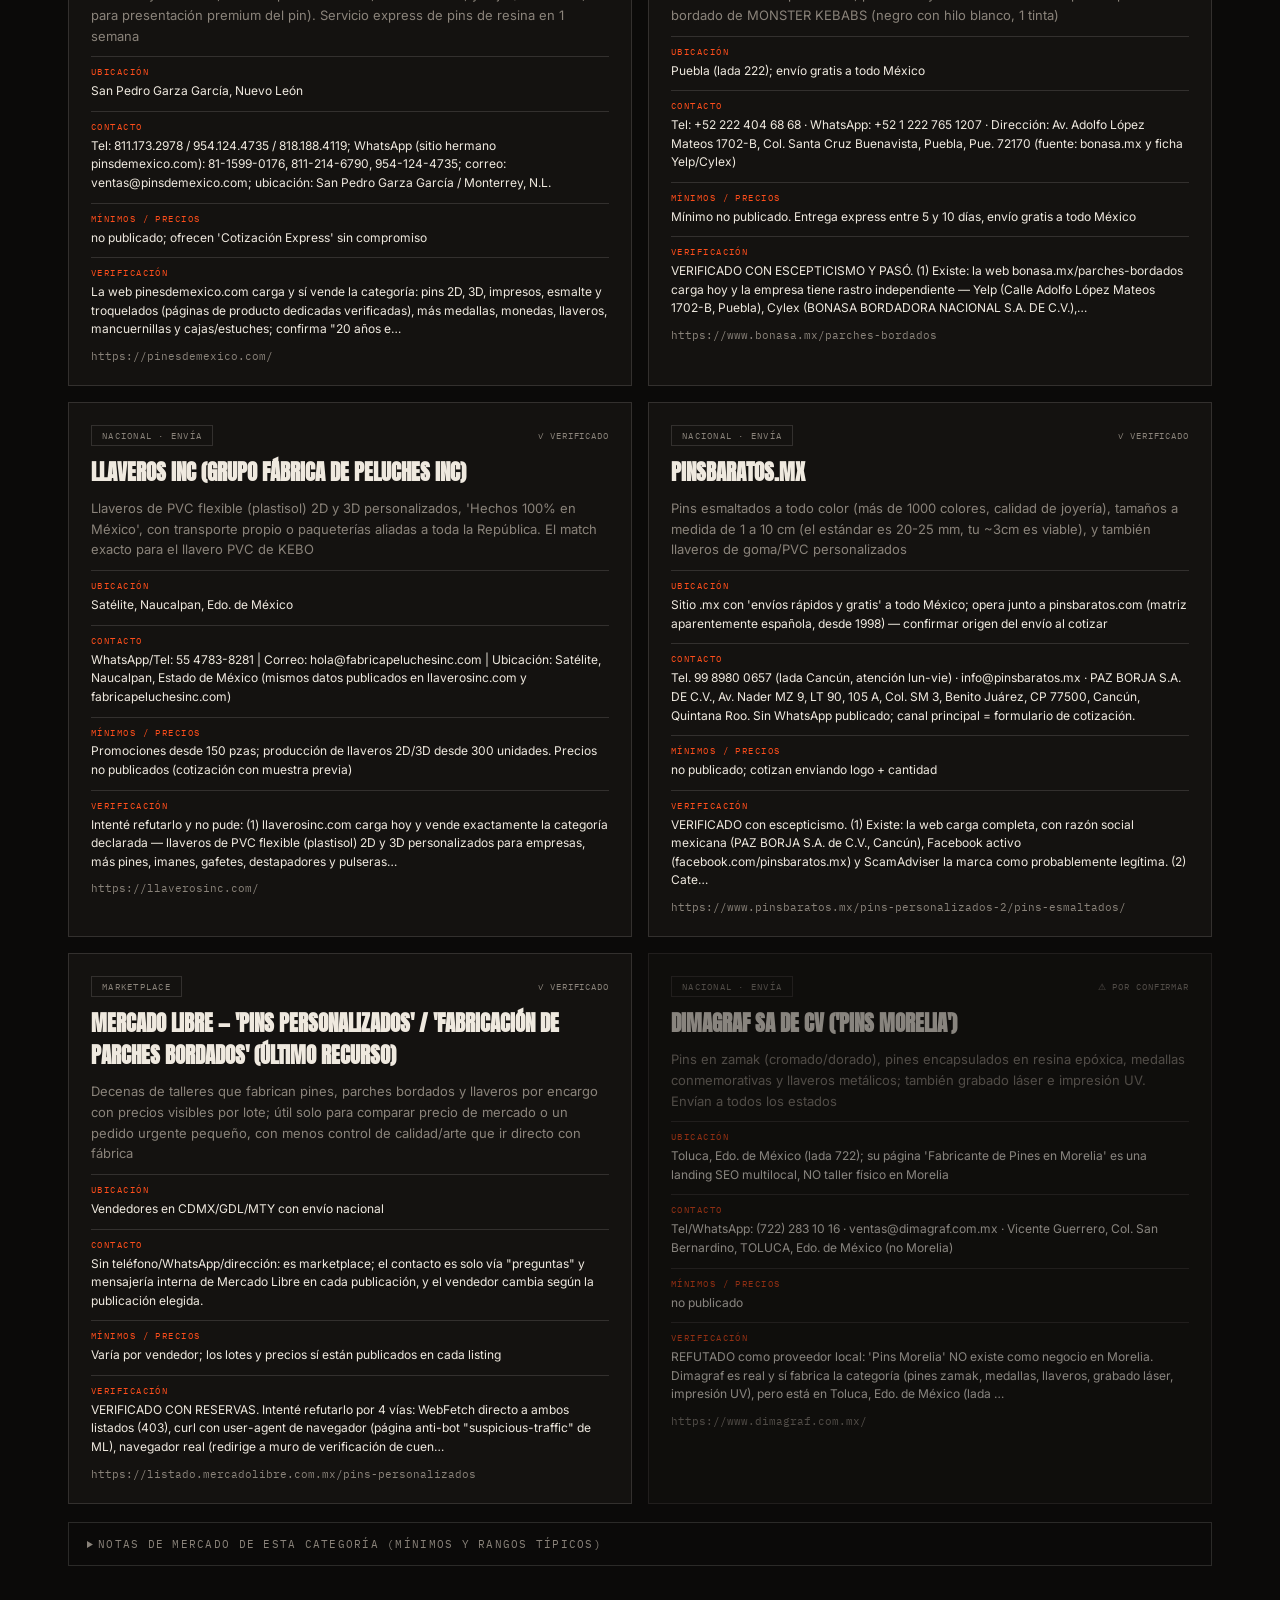
<file: proveedores.html>
<!DOCTYPE html>
<html lang="es">
<head>
<meta charset="UTF-8">
<meta name="viewport" content="width=device-width, initial-scale=1.0">
<title>PROVEEDORES — MONSTER KEBABS (Morelia)</title>
<link rel="preconnect" href="https://fonts.googleapis.com">
<link rel="preconnect" href="https://fonts.gstatic.com" crossorigin>
<link href="https://fonts.googleapis.com/css2?family=Anton&family=IBM+Plex+Mono:wght@400;500&family=Inter:wght@400;500;600&display=swap" rel="stylesheet">
<link rel="stylesheet" href="brand.css">
<style>
  .resumen{display:grid;grid-template-columns:repeat(4,1fr);gap:1px;background:var(--line);border:1px solid var(--line);margin-bottom:10px}
  .resumen .r{background:var(--tinta);padding:20px}
  .resumen .rv2{font-family:'Anton',sans-serif;font-size:38px;line-height:1}
  .resumen .rl{font-family:'IBM Plex Mono',monospace;font-size:9.5px;letter-spacing:.14em;color:var(--humo);text-transform:uppercase;margin-top:6px}
  .cotizar{border:1px dashed var(--ember);padding:16px 20px;font-size:13.5px;color:var(--humo);line-height:1.7;margin-bottom:22px}
  .cotizar b{color:var(--ember);font-weight:600}
  .provs{display:grid;grid-template-columns:repeat(2,1fr);gap:16px}
  .prov{border:1px solid var(--line);padding:22px;background:var(--tinta2);display:flex;flex-direction:column;gap:10px}
  .prov.dudoso{opacity:.55}
  .ptop{display:flex;justify-content:space-between;align-items:center}
  .badge{font-family:'IBM Plex Mono',monospace;font-size:9px;letter-spacing:.14em;padding:4px 10px}
  .badge.local{background:var(--ember);color:var(--tinta)}
  .badge.nac{border:1px solid var(--line);color:var(--humo)}
  .vok{font-family:'IBM Plex Mono',monospace;font-size:9px;letter-spacing:.1em;color:var(--humo)}
  .prov h3{font-family:'Anton',sans-serif;font-size:21px;text-transform:uppercase}
  .ofrece{color:var(--humo);font-size:13px;line-height:1.6}
  .dato{font-size:12px;color:var(--hueso);line-height:1.55;border-top:1px solid var(--line);padding-top:8px}
  .dato b{display:block;font-family:'IBM Plex Mono',monospace;font-size:9px;letter-spacing:.16em;color:var(--ember);font-weight:400;margin-bottom:3px}
  .plink{font-family:'IBM Plex Mono',monospace;font-size:10.5px;color:var(--humo);text-decoration:none;word-break:break-all}
  .plink:hover{color:var(--ember)}
  details.notas{margin-top:18px;border:1px solid var(--line)}
  details.notas summary{cursor:pointer;padding:14px 18px;font-family:'IBM Plex Mono',monospace;font-size:10.5px;letter-spacing:.12em;color:var(--humo);text-transform:uppercase}
  details.notas p{padding:0 18px 18px;color:var(--humo);font-size:13px;line-height:1.75}
  .guion{border:1px solid var(--line);padding:24px;background:var(--tinta2)}
  .guion pre{white-space:pre-wrap;font-family:'IBM Plex Mono',monospace;font-size:12.5px;color:var(--hueso);line-height:1.8}
  @media(max-width:820px){.provs{grid-template-columns:1fr}.resumen{grid-template-columns:repeat(2,1fr)}}
</style>
</head>
<body>

<div class="topbar">
  <div><b>MONSTER KEBABS</b><span class="dot"> ●</span> PROVEEDORES</div>
  <nav class="nav"><a href="index.html">← MARCA</a><a href="empaques.html">EMPAQUES</a><a href="plan.html">PLAN</a><a href="numeros.html">NÚMEROS</a></nav>
</div>

<section class="page-head">
  <div class="label">INVESTIGACIÓN VERIFICADA — JULIO 2026</div>
  <h1 class="display">Proveedores</h1>
  <p class="sub">Todo el sistema físico de la marca — cajas, bolsas, papel, tarrinas, stickers, hoodies, gorras,
  pines, servilletas — con proveedores reales en Morelia y nacionales con envío. Cada uno fue verificado por un
  agente independiente: existe hoy, vende esto, y sirve a Morelia.</p>
</section>

<section class="rv" style="padding-top:0">
  <div class="resumen">
    <div class="r"><div class="rv2">54</div><div class="rl">Proveedores encontrados</div></div>
    <div class="r"><div class="rv2" style="color:var(--ember)">48</div><div class="rl">Verificados ✓</div></div>
    <div class="r"><div class="rv2">27</div><div class="rl">En Morelia</div></div>
    <div class="r"><div class="rv2">7</div><div class="rl">Categorías</div></div>
  </div>
  <p class="note">FUENTES: WEBS OFICIALES, GOOGLE MAPS Y FACEBOOK, VERIFICADAS EL 9 DE JULIO 2026 ·
  <em>LOS PRECIOS CAMBIAN — ESTA PÁGINA TE DICE A QUIÉN LLAMAR, LA COTIZACIÓN REAL ES TUYA.</em></p>
</section>

<section class="rv">
  <div class="label">CAJAS Y BOLSAS IMPRESAS — 8 PROVEEDORES</div>
  <div class="cotizar"><b>🎯 QUÉ COTIZAR:</b> COTIZAR F1: 1,000 cajas kraft tipo burger + 2,000 bolsas de despacho, ambas NEGRAS a 1 tinta blanca (la Garra). Preguntar siempre: ¿kraft negro en existencia o imprimen fondo? ¿serigrafía o flexo? ¿cobran placas? ¿antigrasa? Pedir MUESTRA física antes del tiraje.</div>
  <div class="provs">
    <div class="prov">
      <div class="ptop"><span class="badge local">LOCAL · MORELIA</span><span class="vok">✓ VERIFICADO</span></div>
      <h3>Qué Bonito (Empaques)</h3>
      <p class="ofrece">Fabricante moreliano de empaque: cajas kraft para hamburguesa (biodegradables), cajas de pizza kraft, contenedores comida china, charolas hot-dog/papas, conos, fajillas de café; empaques con medidas personalizadas e impresión con logo (post de Facebook: personalizados desde 100 piezas). El calce más directo para la caja kebab/burger kraft negra a 1 tinta con tiraje chico.</p>
      <div class="dato"><b>UBICACIÓN</b>Morelia, Michoacán — planta: Parota 195, Col. Los Ángeles; tienda: Plazuela Revolución 65, Centro</div>
      <div class="dato"><b>CONTACTO</b>Tel +52 (443) 317 5178 · ventas@quebonito.com.mx / empaqueindustrial@quebonito.com.mx · Oficina: Calle Parota #195, Col. Los Ángeles, Morelia, CP 58100 · Tienda Río: Dr. Nicolás León 36A, Col. Camelinas (sobre Av. Solidaridad), Morelia · Tienda San Juan: Plazuela Revolución 65, Col. Centro, Morelia</div>
      <div class="dato"><b>MÍNIMOS / PRECIOS</b>Personalizados desde ~100 piezas (según su Facebook); línea desde $5.99/pza (caja pizza kraft); entrega personalizados 15-20 días hábiles; envío gratis en compras &gt;$1,499 MXN; precio de impresión no publicado, cotizar</div>
      <div class="dato"><b>VERIFICACIÓN</b>VERIFICADO en fuente directa (quebonito.com.mx carga; tienda Shopify activa). (1) Existe: web viva, Facebook facebook.com/quebonito.com.mx, TikTok activo @quebonito.com.mx, y ficha en Waze/Maps &quot;Que Bonito - Cajas de Cartón y Empa…</div>
      <a class="plink" href="https://quebonito.com.mx/" target="_blank" rel="noopener">https://quebonito.com.mx/</a>
    </div>
    <div class="prov">
      <div class="ptop"><span class="badge local">LOCAL · MORELIA</span><span class="vok">✓ VERIFICADO</span></div>
      <h3>Smile Box — Cajas y Empaques de Cartón</h3>
      <p class="ofrece">Tienda moreliana de cajas de cartón: repostería, lunch, alimentos y bebidas, envíos e industrial; hacen cajas personalizadas (&quot;si no lo tenemos de línea, lo creamos para ti&quot;) desde tirajes muy chicos. Útil para prototipar la caja kebab antes de un tiraje grande.</p>
      <div class="dato"><b>UBICACIÓN</b>Morelia, Michoacán</div>
      <div class="dato"><b>CONTACTO</b>WhatsApp +52 443 874 7724 (publicado en smilebox.mx; lada 443 = Morelia). Facebook: facebook.com/smilebox.cajasdecarton (&quot;Smile Box | Morelia&quot;). Sin dirección física verificada.</div>
      <div class="dato"><b>MÍNIMOS / PRECIOS</b>Personalizadas desde ~50 piezas; línea $5.00–$47.19 MXN/pza; envío gratis &gt;$1,500 MXN; impresión con logo cotizar por WhatsApp</div>
      <div class="dato"><b>VERIFICACIÓN</b>CONFIRMADO con una reserva. La web carga hoy y es tienda real de cajas de cartón con categorías exactas: repostería, envíos, lonchera, alimentos y bebidas, industria. La frase &quot;Si no lo tenemos de linea, lo crearemos para ti&quot; está…</div>
      <a class="plink" href="https://smilebox.mx/" target="_blank" rel="noopener">https://smilebox.mx/</a>
    </div>
    <div class="prov">
      <div class="ptop"><span class="badge local">LOCAL · MORELIA</span><span class="vok">✓ VERIFICADO</span></div>
      <h3>MultiCajas del Centro</h3>
      <p class="ofrece">Fabricante local de cajas de cartón genéricas y personalizadas: cajas para pastel, pizza, charolas para cupcakes, corrugado. Opción local para la caja kebab impresa; confirmar si manejan cartoncillo kraft negro.</p>
      <div class="dato"><b>UBICACIÓN</b>Eucalipto #120, Fracc. Los Ángeles, C.P. 58000, Morelia, Michoacán</div>
      <div class="dato"><b>CONTACTO</b>Tel: 443 672 1896 | Email: multicajasdelcentro@gmail.com | Dirección: Calle Eucalipto #120, Fracc. Los Ángeles, Morelia, Michoacán (la web dice C.P. 58000)</div>
      <div class="dato"><b>MÍNIMOS / PRECIOS</b>no publicado — cotizar por teléfono/email</div>
      <div class="dato"><b>VERIFICACIÓN</b>CONFIRMADO: la web http://multicajasdelcentro.com/ carga hoy y la empresa aparece en directorios independientes (pymes.org.mx SCIAN 322210 &quot;Fábrica de Cartón Multicajas del Centro SA de CV&quot;, polomap, directmap, LinkedIn) con la mi…</div>
      <a class="plink" href="http://multicajasdelcentro.com/" target="_blank" rel="noopener">http://multicajasdelcentro.com/</a>
    </div>
    <div class="prov">
      <div class="ptop"><span class="badge nac">NACIONAL · ENVÍA</span><span class="vok">✓ VERIFICADO</span></div>
      <h3>Bolsec / Hyperbolsas (misma operación)</h3>
      <p class="ofrece">Fabricante de bolsas de papel impresas con logo: bolsa kraft con asa de papel torcido y bolsa kraft tipo despensa (sin asa, para delivery/restaurante), impresión flexográfica sencilla o selección de color; NO cobran placas/grabados. OJO: su stock es kraft café — preguntar expresamente por papel kraft NEGRO o fondo impreso negro.</p>
      <div class="dato"><b>UBICACIÓN</b>Calz. Gral. Mariano Escobedo 48, Col. Popotla, Miguel Hidalgo, CDMX 11400</div>
      <div class="dato"><b>CONTACTO</b>Tel 5512091717 · WhatsApp 5568269368 · info@bolsec.com · Calz. Gral. Mariano Escobedo 48, Col. Popotla, Alc. Miguel Hidalgo, C.P. 11400, CDMX (mismos datos en bolsec.com y hyperbolsas.com.mx)</div>
      <div class="dato"><b>MÍNIMOS / PRECIOS</b>Desde 500 piezas; envío GRATIS a todo México (FedEx); precios no publicados, cotización al momento</div>
      <div class="dato"><b>VERIFICACIÓN</b>CONFIRMADO: bolsec.com carga y vende exactamente la categoría: bolsa kraft con asa de papel torcido y bolsa kraft tipo despensa/delivery, impresas con logo (impresión flexográfica), mínimo 500 piezas. Hyperbolsas.com.mx es la mism…</div>
      <a class="plink" href="https://www.bolsec.com/bolsas-de-papel-kraft-impresas-personalizadas-con-tu-logo-en-mexico.html" target="_blank" rel="noopener">https://www.bolsec.com/bolsas-de-papel-kraft-impresas-personalizadas-c</a>
    </div>
    <div class="prov">
      <div class="ptop"><span class="badge nac">NACIONAL · ENVÍA</span><span class="vok">✓ VERIFICADO</span></div>
      <h3>Super Materias</h3>
      <p class="ofrece">Especialista en empaque food-service personalizado para restaurantes: cajas para hamburguesa, cajas comida china plastificadas, bolsas kraft, papel grado alimenticio con logo, charolas, conos, vasos. Diseño gratis incluido. El catálogo más completo para armar TODO el empaque MONSTER KEBABS con un solo proveedor.</p>
      <div class="dato"><b>UBICACIÓN</b>Primer Retorno Universitario 1, 86-A, Terra Business Park, C.P. 76269, Querétaro</div>
      <div class="dato"><b>CONTACTO</b>Tel. 442 905 3400 (con WhatsApp para cotizaciones); dirección: Primer Retorno Universitario 1, 86-A, Terra Business Park, C.P. 76269, Querétaro (pickup en QRO); redes: Facebook @supermaterias.QRO, LinkedIn /company/supermaterias</div>
      <div class="dato"><b>MÍNIMOS / PRECIOS</b>Desde 1,000 piezas; referencia: bolsas kraft impresas desde ~$1,231 MXN el paquete y cajas personalizadas desde ~$6,482 MXN el tiraje; envío gratis a todo México</div>
      <div class="dato"><b>VERIFICACIÓN</b>VERIFICADO y sobrevive el intento de refutación. (1) Existe: tienda Shopify activa con precios en MXN, empresa real fundada en 2015 (11-50 empleados, El Marqués, Querétaro) con LinkedIn, Facebook, Foursquare y punto de pickup físi…</div>
      <a class="plink" href="https://supermaterias.com/collections/cajas-y-empaques-personalizados" target="_blank" rel="noopener">https://supermaterias.com/collections/cajas-y-empaques-personalizados</a>
    </div>
    <div class="prov">
      <div class="ptop"><span class="badge nac">NACIONAL · ENVÍA</span><span class="vok">✓ VERIFICADO</span></div>
      <h3>Boxology Empaques</h3>
      <p class="ofrece">Cajas de cartón personalizadas para emprendedores: cartulina sulfatada, microcorrugado kraft y blanco, papel grado alimenticio; serigrafía de 1 a 4 tintas — exactamente el esquema 1 tinta blanca sobre kraft/negro que busca MONSTER KEBABS. Más orientado a repostería/empaque general que a burger box, confirmar el troquel tipo kebab.</p>
      <div class="dato"><b>UBICACIÓN</b>CDMX (venta en línea, envíos a toda la República)</div>
      <div class="dato"><b>CONTACTO</b>WhatsApp/Tel: (55) 1848 7013 · ventas@boxologyempaques.mx · IG/TikTok/FB: @boxologyempaques · Sin dirección física publicada (lada 55 = CDMX; envían por Estafeta a toda la República)</div>
      <div class="dato"><b>MÍNIMOS / PRECIOS</b>Personalizan desde 50 piezas (el mínimo más bajo encontrado); cajas de línea $3.00–$44.00 MXN/pza; serigrafía cotizar</div>
      <div class="dato"><b>VERIFICACIÓN</b>VERIFICADO: la tienda (Shopify) carga hoy y sí vende la categoría exacta descrita: cajas de cartón personalizadas en cartulina sulfatada, microcorrugado kraft y blanco, con serigrafía de 1 a 4 tintas, personalización desde 50 piez…</div>
      <a class="plink" href="https://www.boxologyempaques.mx/" target="_blank" rel="noopener">https://www.boxologyempaques.mx/</a>
    </div>
    <div class="prov">
      <div class="ptop"><span class="badge nac">NACIONAL · ENVÍA</span><span class="vok">✓ VERIFICADO</span></div>
      <h3>Printea Pack</h3>
      <p class="ofrece">Imprenta de empaque con +50 años: cajas plegadizas en cartulinas kraft y sulfatada para industria alimentaria y restaurantera (delivery). Calidad de imprenta formal (offset), pero su mínimo alto la hace opción para cuando MONSTER KEBABS ya tenga volumen.</p>
      <div class="dato"><b>UBICACIÓN</b>Antiguo Camino a Manzanilla 84, Joaquín Colombres, 72300 Puebla</div>
      <div class="dato"><b>CONTACTO</b>Tel/WhatsApp: 222 508 2005 · Dirección: Antiguo Camino a Manzanilla 84, Joaquín Colombres, 72300 Puebla, Pue. · Web: cajaspersonalizadas.com.mx (también tiene página de Facebook &quot;Printea Pack | Puebla&quot;)</div>
      <div class="dato"><b>MÍNIMOS / PRECIOS</b>A partir de ~2,000 piezas (varía por tipo de empaque); entrega ~20 días hábiles; envíos a toda la República; precios no publicados, cotización por WhatsApp/formulario</div>
      <div class="dato"><b>VERIFICACIÓN</b>Verificado escépticamente y sobrevive: la web carga hoy, el negocio se llama Printea Pack y sí vende exactamente la categoría (cajas plegadizas en cartulinas caple, sulfatada, CMPC y kraft, con industria alimentaria y restauranter…</div>
      <a class="plink" href="https://www.cajaspersonalizadas.com.mx/" target="_blank" rel="noopener">https://www.cajaspersonalizadas.com.mx/</a>
    </div>
    <div class="prov">
      <div class="ptop"><span class="badge nac">MARKETPLACE</span><span class="vok">✓ VERIFICADO</span></div>
      <h3>Mercado Libre — búsqueda &quot;cajas kraft personalizadas&quot; (último recurso)</h3>
      <p class="ofrece">Listado de vendedores de cajas kraft personalizadas y bolsas impresas con tirajes chicos; útil solo para comparar precio piso o resolver una urgencia, sin control de calidad de imprenta ni muestra física previa.</p>
      <div class="dato"><b>UBICACIÓN</b>México (vendedores varios)</div>
      <div class="dato"><b>CONTACTO</b>no publicado (mensajería de la plataforma)</div>
      <div class="dato"><b>MÍNIMOS / PRECIOS</b>Varía por vendedor; revisar reputación y fotos reales antes de comprar</div>
      <div class="dato"><b>VERIFICACIÓN</b>Listado vivo e indexado; acceso directo bloqueado por muro anti-bot de ML (403/login), no por estar caído. Categoría confirmada con listados activos: MLM-1823731545 (100 cajas kraft 24x19x6.5cm envío/alimentos, logo 1 tinta, envío…</div>
      <a class="plink" href="https://listado.mercadolibre.com.mx/cajas-kraft-personalizadas" target="_blank" rel="noopener">https://listado.mercadolibre.com.mx/cajas-kraft-personalizadas</a>
    </div>
  </div>
  <details class="notas"><summary>Notas de mercado de esta categoría (mínimos y rangos típicos)</summary><p>RANGOS Y MÍNIMOS TÍPICOS (verificados jul-2026): los mínimos para empaque impreso van en 4 escalones — 50-100 pzas (Boxology, Smile Box, Qué Bonito: serigrafía/tiraje artesanal, ideal para arrancar), 500 pzas (Bolsec/Hyperbolsas en bolsas flexografía), 1,000 pzas (Super Materias, con diseño y envío gratis), 2,000+ pzas (Printea Pack, offset industrial). Referencias de precio: caja kraft de línea $3-$8 MXN/pza; tiraje personalizado de cajas desde ~$6,500 MXN por millar en Super Materias; bolsas kraft impresas desde ~$1,231 MXN el paquete. Entregas personalizadas: 15-20 días hábiles casi universal — pedir con 1 mes de colchón antes de la apertura. HALLAZGO CLAVE PARA LA IDENTIDAD NEGRA: casi todo el stock nacional es kraft CAFÉ; el cartoncillo kraft NEGRO con tinta blanca NO es artículo de línea en México — al cotizar preguntar explícitamente: (1) ¿tienen cartulina/kraft negro en existencia o lo forran/imprimen fondo negro? (2) ¿la tinta blanca es serigrafía (mejor cobertura sobre negro) o flexografía? (3) ¿cobran placas/grabados aparte? (Bolsec NO cobra placas — buen benchmark de negociación), (4) ¿resistencia a grasa (plastificado interior/antigrasa) para kebab? (5) pedir MUESTRA física antes del tiraje. ESTRATEGIA SUGERIDA: arrancar con Qué Bonito (fabricante EN Morelia, desde ~100 pzas, sin flete, puedes ir a ver muestras a Plazuela Revolución 65) + Boxology si Qué Bonito no maneja negro; escalar a Super Materias (1,000 pzas, todo el kit de empaque en un proveedor) cuando haya volumen. Mercado Libre solo como plan C.</p></details>
</section>
<section class="rv">
  <div class="label">DESECHABLES Y TARRINAS — 8 PROVEEDORES</div>
  <div class="cotizar"><b>🎯 QUÉ COTIZAR:</b> COTIZAR F1: 3,000 tarrinas 2oz con tapa (salsas) · 2,000 vasos cartón 16oz NEGROS con tapa (Monster Bites y bebidas) · portapapas kraft. Esto es stock de línea: comparar precio por millar entre 2-3 distribuidoras.</div>
  <div class="provs">
    <div class="prov">
      <div class="ptop"><span class="badge local">LOCAL · MORELIA</span><span class="vok">✓ VERIFICADO</span></div>
      <h3>Plastimarket</h3>
      <p class="ofrece">Distribuidora de desechables al mayoreo con tienda online propia y entrega el mismo día en Morelia: vasos, vasos térmicos, platos, cubiertos, moldes y línea general de desechables para food service y eventos. Buena primera parada para surtir tarrinas, vasos y contenedores genéricos sin pagar flete nacional.</p>
      <div class="dato"><b>UBICACIÓN</b>Salvador Azuela #406, Col. Elías Pérez Ávalos, C.P. 58218, Morelia, Mich.</div>
      <div class="dato"><b>CONTACTO</b>Dirección: Salvador Azuela #406, Col. Elías Pérez Ávalos, C.P. 58218, Morelia, Mich. (confirmada en yaloencontre.mx y plastimarket.online). Tel Plastimarket: 443 279 4919 (yaloencontre) y 443 376 7664 (plastimarket.online). Mismo local opera como PLASTIMICH (Central de Abastos Morelia): Tel 443 323 2877, WhatsApp 443 412 9729 (centralesdeabastos.com y Facebook /Plastimich).</div>
      <div class="dato"><b>MÍNIMOS / PRECIOS</b>no publicado (modelo mayoreo; cotizar por caja)</div>
      <div class="dato"><b>VERIFICACIÓN</b>SIRVE con reservas. Confirmado: negocio real de desechables al mayoreo EN Morelia (vasos, vasos térmicos, platos, cubiertos, moldes) con dirección física verificada en 3 fuentes independientes; el mismo local está activo bajo la m…</div>
      <a class="plink" href="https://plastimarket.online/tienda-plasticos" target="_blank" rel="noopener">https://plastimarket.online/tienda-plasticos</a>
    </div>
    <div class="prov">
      <div class="ptop"><span class="badge local">LOCAL · MORELIA</span><span class="vok">✓ VERIFICADO</span></div>
      <h3>PLASTIMICH (Central de Abastos)</h3>
      <p class="ofrece">Bodega mayorista de artículos plásticos desechables, bolsas biodegradables y ecológicas, aluminio y consumibles de negocio. Al estar en la Central de Abastos maneja precio de bodega por caja cerrada. Ojo: comparte dirección con Plastimarket, parecen ser el mismo grupo con dos puntos de venta.</p>
      <div class="dato"><b>UBICACIÓN</b>Calle Papa, Block 4, Bodega 9, Central de Abastos de Morelia (mismo grupo que Salvador Azuela #406)</div>
      <div class="dato"><b>CONTACTO</b>Tel 443 323 2877 · WhatsApp 443 412 9729 · plastimich1@gmail.com · Calle Papa Block 4 Bodega 9 (Calle Papa No. 9 Int. 09), Col. Central de Abastos, CP 58218, Morelia, Mich. · 2º punto: Salvador Azuela 406</div>
      <div class="dato"><b>MÍNIMOS / PRECIOS</b>no publicado (precio de bodega por caja)</div>
      <div class="dato"><b>VERIFICACIÓN</b>Verificado en 4+ fuentes independientes: directorio centralesdeabastos.com (carga y coincide), mexicoo.mx con registro DENUE/INEGI (activa desde 2010-07, SCIAN 465914 artículos desechables), monitor.com.mx, Facebook (~1,567 likes …</div>
      <a class="plink" href="https://centralesdeabastos.com/directory/plastimich/" target="_blank" rel="noopener">https://centralesdeabastos.com/directory/plastimich/</a>
    </div>
    <div class="prov">
      <div class="ptop"><span class="badge local">LOCAL · MORELIA</span><span class="vok">✓ VERIFICADO</span></div>
      <h3>Salto Verde</h3>
      <p class="ofrece">El local más alineado a la estética MONSTER KEBABS: desechables sustentables con vasitos soufflé 2 oz, contenedores de fibra de caña y de papel/kraft, tapas PET para contenedores de papel, y bolsas kraft con y sin asa. Venta en Morelia con asesoría.</p>
      <div class="dato"><b>UBICACIÓN</b>Río Tepalcatepec 85, Col. Cuauhtémoc, C.P. 58020, Morelia, Mich.</div>
      <div class="dato"><b>CONTACTO</b>Tel (443) 314-22-49 · WhatsApp (443) 300 0069 · contacto@saltoverdesustentable.com · Río Tepalcatepec 85, Col. Cuauhtémoc, 58020 Morelia, Mich. · FB: Saltoverdemorelia</div>
      <div class="dato"><b>MÍNIMOS / PRECIOS</b>Soufflé 2 oz: $88–$1,590 MXN según presentación; contenedor papel 8 oz $130; almejas fibra de caña $750–$1,386 (precios publicados en su web)</div>
      <div class="dato"><b>VERIFICACIÓN</b>Verificación escéptica PASÓ. La web carga y tiene tienda funcional con 37 productos y precios ($38–$2,920 MXN). Cada afirmación específica se confirmó en saltoverdesustentable.com/tienda/: vasitos soufflé 2 oz de fibra de caña ($8…</div>
      <a class="plink" href="https://saltoverdesustentable.com/" target="_blank" rel="noopener">https://saltoverdesustentable.com/</a>
    </div>
    <div class="prov">
      <div class="ptop"><span class="badge local">LOCAL · MORELIA</span><span class="vok">✓ VERIFICADO</span></div>
      <h3>Plásticos Monarca</h3>
      <p class="ofrece">Vasos térmicos, charolas, contenedores desechables y bolsas en polipapel/celofán con medidas especiales; mayoreo y menudeo en el Mercado de Abastos. Anuncian descuento si mencionas que viste su página web.</p>
      <div class="dato"><b>UBICACIÓN</b>Calle Piña #21, Mercado de Abastos, Morelia, Mich. · L-V 7:00-17:00, Sáb 7:00-16:00</div>
      <div class="dato"><b>CONTACTO</b>Dirección verificada en dos fuentes independientes: Calle Piña #21, Mercado de Abastos (Block 5A), CP 58219, Morelia, Mich. Teléfonos: 443 323 1137 (directorio oficial DENUE vía monitor.com.mx) y +52 443 488 8443 (solo en su web, sin corroboración externa). Horario según web: L-V 7:00-17:00, Sáb 7:00-16:00.</div>
      <div class="dato"><b>MÍNIMOS / PRECIOS</b>no publicado</div>
      <div class="dato"><b>VERIFICACIÓN</b>La web es un sitio hecho en Lovable (builder de IA) sin Facebook ni Google Maps, lo cual por sí solo sería sospechoso; sin embargo, el negocio se corrobora de forma independiente en monitor.com.mx con datos del DENUE/INEGI: giro o…</div>
      <a class="plink" href="https://plasticos-monarca.lovable.app/" target="_blank" rel="noopener">https://plasticos-monarca.lovable.app/</a>
    </div>
    <div class="prov">
      <div class="ptop"><span class="badge local">LOCAL · MORELIA</span><span class="vok">✓ VERIFICADO</span></div>
      <h3>Plastibol (sucursal Morelia)</h3>
      <p class="ofrece">Distribuidor mayorista/menudeo de plásticos y desechables con más de 26 años; línea de desechables food service y catálogo PDF descargable para cotizar por caja.</p>
      <div class="dato"><b>UBICACIÓN</b>Morelia, Mich. (dirección de sucursal no publicada en su web; cadena con sedes en Jalisco, Tepic y León)</div>
      <div class="dato"><b>CONTACTO</b>Sucursal Morelia: Jesús Díaz Barriga #60, Col. Elías Pérez Ávalos, Morelia, Michoacán, CP 58218 | Tel 443 323 49 83 | WhatsApp 443 724 1708 | Lun-Vie 8:00-17:30, Sáb 8:00-14:00 | ventas@plastibol.com.mx</div>
      <div class="dato"><b>MÍNIMOS / PRECIOS</b>no publicado (pedir catálogo y lista de mayoreo)</div>
      <div class="dato"><b>VERIFICACIÓN</b>Verificado en la fuente primaria (plastibol.com.mx, páginas /morelia/ y /linea-desechables/), no solo en directorios. La web carga y está activa; la sucursal Morelia aparece en el propio sitio oficial con dirección física, 2 teléf…</div>
      <a class="plink" href="https://plastibol.com.mx/" target="_blank" rel="noopener">https://plastibol.com.mx/</a>
    </div>
    <div class="prov">
      <div class="ptop"><span class="badge local">LOCAL · MORELIA</span><span class="vok">✓ VERIFICADO</span></div>
      <h3>Surtidor Desechables de Plástico</h3>
      <p class="ofrece">Surtidora de desechables de plástico al mayoreo en Ciudad Industrial (listada en Sección Amarilla); opción B para comparar precio de caja en vasos, tarrinas y contenedores genéricos.</p>
      <div class="dato"><b>UBICACIÓN</b>Av. Madero Ote. 6500, Ciudad Industrial, Morelia, Mich.</div>
      <div class="dato"><b>CONTACTO</b>Tel. matriz (443) 323-1343 (Bodega 49, Central de Abastos, Morelia 58218, ventas locales); Tel. CEDIS (443) 323-2120 (Circuito Sur 305, Ciudad Industrial, Morelia 58200, ventas foráneas); correos ventas1@gruposurtidor.com y ventas.en.linea@gruposurtidor.com; tienda en línea biocup.bio (envío gratis desde $1,000 MXN); FB: GrupoSurtidor / MxBiocup, IG: biocupmx</div>
      <div class="dato"><b>MÍNIMOS / PRECIOS</b>no publicado</div>
      <div class="dato"><b>VERIFICACIÓN</b>Intenté refutarlo y sobrevivió: no es solo una ficha muerta de Sección Amarilla. El negocio opera HOY como Grupo Surtidor / Biocup: su sitio propio (biocup.mx → biocup.bio) está vivo con copyright 2025, assets de agosto 2025 y eco…</div>
      <a class="plink" href="https://www.seccionamarilla.com.mx/resultados/plasticos-y-desechables/michoacan/morelia/1" target="_blank" rel="noopener">https://www.seccionamarilla.com.mx/resultados/plasticos-y-desechables/</a>
    </div>
    <div class="prov">
      <div class="ptop"><span class="badge local">LOCAL · MORELIA</span><span class="vok">✓ VERIFICADO</span></div>
      <h3>PLplasticos</h3>
      <p class="ofrece">Venta al mayoreo y menudeo de desechables plásticos y artículos de limpieza en Morelia; útil para cotizar por inbox y comparar contra la Central de Abastos.</p>
      <div class="dato"><b>UBICACIÓN</b>Morelia, Mich. (venta por Facebook; dirección exacta no publicada)</div>
      <div class="dato"><b>CONTACTO</b>Tel. (443) 323-0504 · Central de Abastos, Block 2, Bodega 13, C.P. 58218, Morelia, Michoacán</div>
      <div class="dato"><b>MÍNIMOS / PRECIOS</b>no publicado</div>
      <div class="dato"><b>VERIFICACIÓN</b>VERIFICADO con matices. (1) Existe: la página de Facebook carga y su título es &quot;PLplasticos | Morelia&quot;; el negocio &quot;PL PLASTICOS&quot; aparece además en directorios independientes (guiatel.com.mx y ubico.me) con datos coincidentes. (2)…</div>
      <a class="plink" href="https://www.facebook.com/PLplasticos/" target="_blank" rel="noopener">https://www.facebook.com/PLplasticos/</a>
    </div>
    <div class="prov dudoso">
      <div class="ptop"><span class="badge local">LOCAL · MORELIA</span><span class="vok">⚠ POR CONFIRMAR</span></div>
      <h3>Michoacana de Plásticos</h3>
      <p class="ofrece">Distribuidora de plásticos y desechables en la zona industrial de Morelia (listada en Sección Amarilla); perfil de bodega para surtido genérico por caja.</p>
      <div class="dato"><b>UBICACIÓN</b>Calle Oriente 4 #85, Ciudad Industrial, Morelia, Mich.</div>
      <div class="dato"><b>CONTACTO</b>Tel: (443) 323-1163, 443-323-1165, 443-323-3765 | Correo: miplasa@prodigy.net.mx | Dirección: Calle Oriente 4 #85, Ciudad Industrial, Morelia, Mich., C.P. 58200 | Horario: L-V 9:00-17:00, Sáb 9:00-14:00 | Web: michoacanadeplasticos.com (sin WhatsApp publicado)</div>
      <div class="dato"><b>MÍNIMOS / PRECIOS</b>no publicado</div>
      <div class="dato"><b>VERIFICACIÓN</b>El negocio existe y está en Morelia (Ciudad Industrial), con web propia activa y datos consistentes en Sección Amarilla, Cosmos y Cylex (+30 años de operación). PERO la categoría está mal asignada: es una FÁBRICA de bolsas de poli…</div>
      <a class="plink" href="https://www.seccionamarilla.com.mx/resultados/plasticos-y-desechables/michoacan/morelia/1" target="_blank" rel="noopener">https://www.seccionamarilla.com.mx/resultados/plasticos-y-desechables/</a>
    </div>
  </div>
  <details class="notas"><summary>Notas de mercado de esta categoría (mínimos y rangos típicos)</summary><p>RANGOS DE PRECIO REALES (jul 2026): soufflé 2 oz plástico/PLA sale a ~$0.46-0.84/pza por caja de 1,200-2,000 (Entelequia $1,676/2,000); el soufflé KRAFT con tapa es 4-5x más caro (~$2.80-3.80/pza; Bio México $189/50 pzas) — decidir si la salsa va en kraft (identidad) o transparente (costo). Vaso 16 oz NEGRO de fábrica sí existe genérico (MAHA Carte $2.62/pza) pero la TAPA SIEMPRE se cotiza aparte (~$0.80-1.50 extra); Papelitho vende el combo vaso+tapa a ~$4.21/set pero el vaso es blanco. MÍNIMOS TÍPICOS: online 50 pzas por SKU (MAHA, Bio México), precio real de negocio empieza en caja cerrada de 1,000-2,000; distribuidoras de Morelia venden por caja sin mínimo publicado. QUÉ PREGUNTAR AL COTIZAR: (1) precio por caja cerrada vs paquete abierto y si incluye IVA/factura, (2) si la tapa viene incluida o es SKU aparte y de qué material (PET no aguanta salsa caliente, PP/PLA sí), (3) costo y días de flete a Morelia — los vasos son voluminosos y el flete puede comerse el ahorro vs comprar local, (4) stock CONSTANTE en color negro (los negros se agotan; pedir 2-3 semanas de colchón), (5) en las bodegas de la Central de Abastos preguntar explícitamente por línea &#x27;food service kraft&#x27; porque su surtido default es fiesta/evento. ESTRATEGIA: base genérica local (Plastimarket/Central de Abastos para volumen barato + Salto Verde para la línea kraft), negro 16 oz por MAHA online, y el branding a 1 tinta blanca se resuelve con sello o sticker sobre kraft/negro genérico — no pagar impresión custom todavía. Dato curioso: Plastimarket y PLASTIMICH comparten dirección (Salvador Azuela 406) — negociar con uno citando al otro no funcionará, son el mismo grupo.</p></details>
</section>
<section class="rv">
  <div class="label">PAPEL ENCERADO IMPRESO — 8 PROVEEDORES</div>
  <div class="cotizar"><b>🎯 QUÉ COTIZAR:</b> COTIZAR F1: 5,000 hojas ~30×30cm grado alimenticio, 1 tinta (patrón de garritas). Si el mínimo impreso es alto: arrancar con papel liso + sticker de la Garra y migrar al impreso en el 2º tiraje.</div>
  <div class="provs">
    <div class="prov">
      <div class="ptop"><span class="badge nac">NACIONAL · ENVÍA</span><span class="vok">✓ VERIFICADO</span></div>
      <h3>FoodBoxPaper</h3>
      <p class="ofrece">Papel grado alimenticio personalizado 30x30cm impreso a 1 tinta, papel de 35g (más grueso que el estándar de 25g), resistente a grasa; hecho para restaurantes y dark kitchens</p>
      <div class="dato"><b>UBICACIÓN</b>Oficina: Homero 229, Polanco, CDMX; planta en Chiapas; envían a todo México (o retiro en planta)</div>
      <div class="dato"><b>CONTACTO</b>WhatsApp +52 55 4132 4198 · ventas@foodboxpaper.com · Oficinas: Homero 229, Polanco V Sección, Miguel Hidalgo, CDMX · Planta: Tuxtla Gutiérrez, Chiapas</div>
      <div class="dato"><b>MÍNIMOS / PRECIOS</b>Mínimo 5 millares: $2,590 MXN con IVA y envío gratis (≈$0.52/hoja) + rodillo de impresión $690 (pago único); diseño gratis; entrega 10-15 días hábiles</div>
      <div class="dato"><b>VERIFICACIÓN</b>Intenté refutarlo y no pude: la URL exacta del producto carga y coincide con lo ofrecido (papel grado alimenticio 30x30cm personalizado a 1 tinta, 35g vs 25g estándar, resistente a grasa, desde $2,590 MXN por 5 millares con diseño…</div>
      <a class="plink" href="https://www.foodboxpaper.com/productos/papel-grado-alimenticio-30x30/" target="_blank" rel="noopener">https://www.foodboxpaper.com/productos/papel-grado-alimenticio-30x30/</a>
    </div>
    <div class="prov">
      <div class="ptop"><span class="badge nac">NACIONAL · ENVÍA</span><span class="vok">✓ VERIFICADO</span></div>
      <h3>Super Materias</h3>
      <p class="ofrece">Papel grado alimenticio personalizado en 30x30cm y 33.5x46cm, impresión a 1 tinta, 2 tintas o full color; también cajas y bolsas kraft personalizadas (proveedor de empaque integral)</p>
      <div class="dato"><b>UBICACIÓN</b>Primer Retorno Universitario 1, 86-A, Terra Business Park, CP 76269, Querétaro; envío gratis a todo México</div>
      <div class="dato"><b>CONTACTO</b>Tel. 442 905 3400 · WhatsApp 55 8551 5512 · Primer Retorno Universitario 1, 86-A, Terra Business Park, C.P. 76269, Querétaro (El Marqués)</div>
      <div class="dato"><b>MÍNIMOS / PRECIOS</b>Mínimo 1 millar. 30x30 a 1 tinta: 1,000 pzas $1,498; 5,000 pzas $3,640; 30,000 pzas $17,273 (IVA incluido). 33.5x46: 1,000 pzas $1,862. Entrega 10-16 días hábiles</div>
      <div class="dato"><b>VERIFICACIÓN</b>Página del producto viva y coincide 100% con lo declarado: papel grado alimenticio personalizado 30x30 cm y 33.5x46 cm, impresión 1 color/2 colores/full color, diseño gráfico sin costo. Corroborado fuera de su sitio (directorio el…</div>
      <a class="plink" href="https://supermaterias.com/products/papel-para-envolver-alimentos-personalizado" target="_blank" rel="noopener">https://supermaterias.com/products/papel-para-envolver-alimentos-perso</a>
    </div>
    <div class="prov">
      <div class="ptop"><span class="badge nac">NACIONAL · ENVÍA</span><span class="vok">✓ VERIFICADO</span></div>
      <h3>Alpacka Express</h3>
      <p class="ofrece">Papel encerado grado alimenticio 34g personalizado a 1 tinta con tintas vegetales (seguras para contacto con alimentos); medidas 30x30cm y 30x45cm (la de 30x45 conviene para kebab grande)</p>
      <div class="dato"><b>UBICACIÓN</b>Iztapalapa, CDMX; envían a todo México</div>
      <div class="dato"><b>CONTACTO</b>contacto@alpacka.mx (publicado en su FAQ) + formulario en express.alpacka.mx/pages/contact; ubicación: Iztapalapa, CDMX, horario L-V 9:00-18:00. SIN teléfono ni WhatsApp publicados en ningún lado del sitio.</div>
      <div class="dato"><b>MÍNIMOS / PRECIOS</b>Mínimo 1,000 hojas: $1,800 MXN el millar; cobertura máxima de impresión 50% del papel; incluye propuesta de diseño (1 ronda, sin cambios tras aprobar)</div>
      <div class="dato"><b>VERIFICACIÓN</b>VERIFICADO intentando refutarlo y sobrevive. (1) La página del producto carga hoy y coincide EXACTO con lo ofrecido: papel grado alimenticio 34 g, 1000 hojas, medidas 30x30 o 30x45 cm, impresión a 1 tinta con &quot;tintas vegetales, se…</div>
      <a class="plink" href="https://express.alpacka.mx/products/papel-grado-alimenticio-personalizado-1000-pz" target="_blank" rel="noopener">https://express.alpacka.mx/products/papel-grado-alimenticio-personaliz</a>
    </div>
    <div class="prov">
      <div class="ptop"><span class="badge nac">NACIONAL · ENVÍA</span><span class="vok">✓ VERIFICADO</span></div>
      <h3>Papel Grado Alimenticio (papelgradoalimenticio.com.mx)</h3>
      <p class="ofrece">Papel grado alimenticio impreso a 1 tinta en 30x30cm y 60x60cm; primera compra incluye placa de impresión y diseño sin costo extra; también venden diseños genéricos 30x30 desde $245 (para arrancar sin logo)</p>
      <div class="dato"><b>UBICACIÓN</b>C. Enrique Recio 419, El Paraíso, CP 45150 Zapopan, Jalisco; entregas a todo México con paquetería incluida</div>
      <div class="dato"><b>CONTACTO</b>Tel (33) 2306-8839 | WhatsApp (33) 1116-5598 | info@papelgradoalimenticio.com.mx | C. Enrique Recio 419, El Paraíso, 45150 Zapopan, Jal.</div>
      <div class="dato"><b>MÍNIMOS / PRECIOS</b>60x60cm impreso 1 tinta: $2,800 MXN por 1,000 hojas (incluye placa + diseño la primera vez); genérico 30x30 desde $245</div>
      <div class="dato"><b>VERIFICACIÓN</b>Verificado con escepticismo y no se pudo refutar. (1) La web carga y está activa: blog con artículos fechados en 2026 y tienda WooCommerce funcional; además tiene Facebook (M310 Papel Grado Alimenticio Impreso, Zapopan) con los mi…</div>
      <a class="plink" href="https://papelgradoalimenticio.com.mx/producto/papel-grado-alimenticio-personalizado-medida-60x60-cms-impreso-1-tinta/" target="_blank" rel="noopener">https://papelgradoalimenticio.com.mx/producto/papel-grado-alimenticio-</a>
    </div>
    <div class="prov">
      <div class="ptop"><span class="badge nac">NACIONAL · ENVÍA</span><span class="vok">✓ VERIFICADO</span></div>
      <h3>ENVO (envo.com.mx)</h3>
      <p class="ofrece">Fabricante de papel para alimentos: grado alimenticio, encerado, antigrasa, kraft y siliconado; personalización con logo impreso de 1 a 4 tintas base agua y fabricación a la medida que pidas (te cortan exactamente 30x30cm)</p>
      <div class="dato"><b>UBICACIÓN</b>Monterrey, N.L. (lada 81); entrega a domicilio en toda la República</div>
      <div class="dato"><b>CONTACTO</b>Tel: (81) 8375 0008 y (81) 8331 2079 | WhatsApp: +52 1 813 579 1031 (wa.me/5218135791031) | Dirección: Calle 2a de San Francisco 1505, Col. Cantú, CP 64550, Monterrey, N.L.</div>
      <div class="dato"><b>MÍNIMOS / PRECIOS</b>no publicado (cotizan por proyecto; menudeo y mayoreo)</div>
      <div class="dato"><b>VERIFICACIÓN</b>VERIFICADO. La web carga y la razón social es Materiales de Empaque Continental S.A. de C.V. (marca ENVO Packaging), operando desde diciembre 2008 en Monterrey; existencia corroborada fuera de su propia web (directorio industrial …</div>
      <a class="plink" href="https://envo.com.mx/papel-para-envolver-alimentos/" target="_blank" rel="noopener">https://envo.com.mx/papel-para-envolver-alimentos/</a>
    </div>
    <div class="prov">
      <div class="ptop"><span class="badge nac">MARKETPLACE</span><span class="vok">✓ VERIFICADO</span></div>
      <h3>M310 Papel Impreso (Mercado Shops / Mercado Libre)</h3>
      <p class="ofrece">Papel encerado personalizado con tu logo, paquete de 4,000 hojas de 20x30cm; uno de los más vendidos de la categoría en Mercado Libre</p>
      <div class="dato"><b>UBICACIÓN</b>México (venta online vía Mercado Libre)</div>
      <div class="dato"><b>CONTACTO</b>Tel (33) 1816 4077 · Ventas (33) 2306 8839 · WhatsApp +52 1 33 1116 5598 · info@m310.mx / informacion@m310papel.com / m310papel@gmail.com · Enrique Recio 419, Col. Paraíso/Seattle, CP 45150, Zapopan, Jalisco · web viva: www.m310papel.com</div>
      <div class="dato"><b>MÍNIMOS / PRECIOS</b>$2,050 MXN por 4,000 hojas de 20x30cm (≈$0.51/hoja); ojo: 20x30 queda chico para kebab, pedir cotización de 30x30</div>
      <div class="dato"><b>VERIFICACIÓN</b>OJO: la URL fuente (m310papelimpreso.mercadoshops.com.mx) está MUERTA — NXDOMAIN en DNS público y sin snapshot en Wayback; Mercado Libre cerró Mercado Shops. Pero el negocio es real y verificable: M310 Papel, Zapopan, Jalisco, con…</div>
      <a class="plink" href="https://listado.mercadolibre.com.mx/papel-encerado-grado-alimenticio-personalizado" target="_blank" rel="noopener">https://listado.mercadolibre.com.mx/papel-encerado-grado-alimenticio-p</a>
    </div>
    <div class="prov dudoso">
      <div class="ptop"><span class="badge local">LOCAL · MORELIA</span><span class="vok">⚠ POR CONFIRMAR</span></div>
      <h3>Papeles y Polímeros 3M (papeles de grado alimenticio e industrial)</h3>
      <p class="ofrece">Corte y comercialización de papeles grado alimenticio e industriales; opción local para papel liso genérico (estraza/grado alimenticio) para arrancar envolviendo con sticker</p>
      <div class="dato"><b>UBICACIÓN</b>Mercado de Abastos, Morelia, Mich. (ficha alterna: Cuautla del Encanto #47, Col. Margarita Maza de Juárez, Morelia)</div>
      <div class="dato"><b>CONTACTO</b>Tel. +52 436 100 4822 (el único publicado, en la ficha iGlobal); dirección solo &quot;Mercado de Abastos Morelia&quot; sin bloque/bodega</div>
      <div class="dato"><b>MÍNIMOS / PRECIOS</b>no publicado (venta en mostrador del Mercado de Abastos; pedir corte a 30x30cm)</div>
      <div class="dato"><b>VERIFICACIÓN</b>NO RECOMENDADO como proveedor de papel-encerado. Existe únicamente como ficha de directorio iGlobal SIN RECLAMAR, última actualización feb-2023; cero rastro independiente (sin Facebook, Maps, Sección Amarilla ni web propia). Tres …</div>
      <a class="plink" href="https://www.iglobal.co/mexico/morelia/search/papel-estraza" target="_blank" rel="noopener">https://www.iglobal.co/mexico/morelia/search/papel-estraza</a>
    </div>
    <div class="prov dudoso">
      <div class="ptop"><span class="badge local">LOCAL · MORELIA</span><span class="vok">⚠ POR CONFIRMAR</span></div>
      <h3>Onekar Proveedores</h3>
      <p class="ofrece">Papel encerado para alimentos y papel kraft lisos (sin impresión), más desechables (vaso térmico, malla para fruta); útil para la fase de arranque con sticker</p>
      <div class="dato"><b>UBICACIÓN</b>Av. Periférico de la República, Morelia, Mich.</div>
      <div class="dato"><b>CONTACTO</b>no publicado (formulario de contacto en su ficha QuimiNet)</div>
      <div class="dato"><b>MÍNIMOS / PRECIOS</b>no publicado (cotizar vía QuimiNet)</div>
      <div class="dato"><b>VERIFICACIÓN</b>La ficha de QuimiNet carga y SÍ lista la categoría (Papel Encerado, Papel Kraft, Vaso Térmico, Malla para Fruta entre ~30+ productos) con dirección declarada &quot;Av. Periférico de la República, Col. Morelia, Morelia, Michoacán&quot;. PERO…</div>
      <a class="plink" href="https://www.quiminet.com/shr/es/onekar-proveedores-11208400871/productos/p4.htm" target="_blank" rel="noopener">https://www.quiminet.com/shr/es/onekar-proveedores-11208400871/product</a>
    </div>
  </div>
  <details class="notas"><summary>Notas de mercado de esta categoría (mínimos y rangos típicos)</summary><p>RANGOS REALES (jul 2026, 1 tinta, hojas ~30x30cm): $0.50-$1.80 MXN por hoja según volumen. El millar suelto cuesta $1,498-$1,800 (Super Materias, Alpacka); a 5 millares baja a ~$0.52-$0.73/hoja (FoodBoxPaper $2,590 los 5 millares es el mejor precio unitario encontrado). MÍNIMOS TÍPICOS: 1 millar es el mínimo estándar de la industria; FoodBoxPaper exige 5 millares; hay fabricantes de Monterrey que piden 15 millares. Casi todos tardan 10-16 días hábiles y el envío ya viene incluido. COSTOS OCULTOS A PREGUNTAR AL COTIZAR: (1) placa/rodillo de impresión — FoodBoxPaper cobra $690 única vez, papelgradoalimenticio.com.mx la incluye la primera vez; (2) si el precio trae IVA y envío; (3) cobertura máxima de impresión (Alpacka limita a 50% del papel — importa si quieres patrón de logo repetido estilo premium); (4) gramaje: pide 34-35g, el de 25g se rompe con la grasa del kebab; (5) tinta base agua/vegetal certificada para contacto con alimentos (clave para la 1 tinta blanca sobre papel; OJO: imprimir BLANCO sobre papel kraft oscuro es impresión especial — la mayoría imprime tinta oscura sobre papel claro; para la estética negro+blanco de MONSTER KEBABS pedir muestra física antes del tiraje o considerar papel negro/kraft con impresión y validar que exista); (6) medida: para kebab grande considera 30x45 (Alpacka) o 33.5x46 (Super Materias) en vez de 30x30. ESTRATEGIA DE ARRANQUE: mes 1-2 comprar papel liso genérico en Morelia (Papeles y Polímeros 3M en el Mercado de Abastos u Onekar) + sticker con el logo; al validar ~150 pedidos/mes ya conviene el millar impreso (un millar ≈ 1-2 meses de operación). En Morelia NO se encontró ningún impresor de papel grado alimenticio con logo — la personalización se pide a Querétaro/CDMX/Guadalajara/Monterrey y llega en 2-3 semanas, así que ordenar el tiraje impreso 1 mes antes de la apertura.</p></details>
</section>
<section class="rv">
  <div class="label">STICKERS Y SELLOS — 8 PROVEEDORES</div>
  <div class="cotizar"><b>🎯 QUÉ COTIZAR:</b> COTIZAR F1: 3,000 stickers troquelados 6cm (serie 001: 12 diseños × 250) · 60 DORADOS metálicos/foil (1 de cada 50) · 2,000 bandas-sello &quot;ALIMENTADO POR KEBO ___:___&quot; para bolsa.</div>
  <div class="provs">
    <div class="prov">
      <div class="ptop"><span class="badge local">LOCAL · MORELIA</span><span class="vok">✓ VERIFICADO</span></div>
      <h3>Brother Stickers</h3>
      <p class="ofrece">Taller local especializado en stickers, etiquetas, calcomanías, rótulos vehiculares y franjas; opción más directa en Morelia para stickers troquelados de vinil y pruebas físicas antes de tirar la serie de 3000 pzas</p>
      <div class="dato"><b>UBICACIÓN</b>Av. Francisco I. Madero Oriente #2326, Morelia, Mich.</div>
      <div class="dato"><b>CONTACTO</b>Tel: (443) 690-5883 · Cel/WhatsApp: 443 450 2679 (en una fuente aparece también 443 345-0279) · Dirección: Av. Francisco I. Madero Oriente #2326, Morelia, Michoacán · FB: facebook.com/brotherstikers · Threads: @brotherstickers</div>
      <div class="dato"><b>MÍNIMOS / PRECIOS</b>no publicado (cotizar por Facebook/teléfono)</div>
      <div class="dato"><b>VERIFICACIÓN</b>Intenté refutarlo y no pude: el negocio es real y está ACTIVO. La página de Facebook &quot;Brother Stickers | Morelia&quot; existe (~1,163 likes) aunque Facebook bloquea la lectura directa sin login; lo verifiqué por dos vías independientes…</div>
      <a class="plink" href="https://www.facebook.com/brotherstikers/" target="_blank" rel="noopener">https://www.facebook.com/brotherstikers/</a>
    </div>
    <div class="prov">
      <div class="ptop"><span class="badge local">LOCAL · MORELIA</span><span class="vok">✓ VERIFICADO</span></div>
      <h3>SICA Graphics</h3>
      <p class="ofrece">Se especializan en impresión de etiquetas; impresión digital alta definición, vinil de corte y papel adherible para stickers; hacen envíos a todo México. Candidato para stickers troquelados 6cm y etiquetas de sello de bolsa</p>
      <div class="dato"><b>UBICACIÓN</b>Morelia, Mich. (dirección exacta no publicada en el sitio)</div>
      <div class="dato"><b>CONTACTO</b>Tel/WhatsApp: 443 506 5609 (wa.me/5214435065609, verificado en el HTML de sicagraphics.com/contacto/); correo: sica.morelia@gmail.com; dirección: C. Vicente Sta. María 1750, Col. Félix Ireta, 58070 Morelia, Mich.</div>
      <div class="dato"><b>MÍNIMOS / PRECIOS</b>no publicado</div>
      <div class="dato"><b>VERIFICACIÓN</b>VERIFICADO EN FUENTE PRIMARIA. La web devuelve 403 a fetchers automáticos (bot protection) pero carga HTTP 200 con user agent de navegador — sitio WordPress completo y vivo hoy (23-jul-2026). Texto literal de la portada: se especi…</div>
      <a class="plink" href="https://sicagraphics.com/" target="_blank" rel="noopener">https://sicagraphics.com/</a>
    </div>
    <div class="prov">
      <div class="ptop"><span class="badge local">LOCAL · MORELIA</span><span class="vok">✓ VERIFICADO</span></div>
      <h3>GC Todo Etiquetas</h3>
      <p class="ofrece">Empresa moreliana dedicada a impresión de etiquetas adhesivas para productos de todo tipo; buena para la banda/sello adhesivo de bolsa en rollo. OJO: su sitio web arroja error de WordPress al consultarlo (jul 2026), contactar por Facebook o teléfono</p>
      <div class="dato"><b>UBICACIÓN</b>Morelia, Mich.</div>
      <div class="dato"><b>CONTACTO</b>Tel 01(443) 3 14 25 15 · contacto@gctodoetiquetas.com · José Ugarte 360 esq. Solidaridad, Col. Nueva Chapultepec, CP 58280, Morelia, Mich. (datos indexados por Google del propio sitio; vigencia sin confirmar). Facebook: facebook.com/GCTodoEtiquetas y facebook.com/Etiquetasgc</div>
      <div class="dato"><b>MÍNIMOS / PRECIOS</b>no publicado</div>
      <div class="dato"><b>VERIFICACIÓN</b>Negocio real y moreliano: imprenta de etiquetas adhesivas en rollo (tirajes cortos, suaje, laminado, códigos de barras) — encaja con la banda/sello adhesivo de bolsa. CONFIRMADO el problema reportado: gctodoetiquetas.com arroja HT…</div>
      <a class="plink" href="https://www.facebook.com/GCTodoEtiquetas/" target="_blank" rel="noopener">https://www.facebook.com/GCTodoEtiquetas/</a>
    </div>
    <div class="prov">
      <div class="ptop"><span class="badge nac">NACIONAL · ENVÍA</span><span class="vok">✓ VERIFICADO</span></div>
      <h3>Stickeria</h3>
      <p class="ofrece">Stickers troquelados premium, holográficos, con relieve, glitter y vinil de uso rudo — el perfil más cercano a &#x27;serie coleccionable premium + edición especial metálica&#x27;; flujo con prueba digital y aprobación antes de producir</p>
      <div class="dato"><b>UBICACIÓN</b>México (hecho en México; atención remota)</div>
      <div class="dato"><b>CONTACTO</b>WhatsApp +52 646 137 5884 · info@stickeria.mx · Horario Lun–Vie 9:00–18:00 (sin dirección física publicada)</div>
      <div class="dato"><b>MÍNIMOS / PRECIOS</b>no publicado; envío sin costo a todo México en ~5 días tras aprobar diseño</div>
      <div class="dato"><b>VERIFICACIÓN</b>Sitio real y funcional (stickeria.mx): tienda /shop/ con cuentas, categorías exactas de la oferta (die-cut/troquelados, relieve, holográficas, glitter, vinil uso rudo, metálicas, glow) y flujo confirmado de prueba digital con &#x27;pag…</div>
      <a class="plink" href="https://stickeria.mx/" target="_blank" rel="noopener">https://stickeria.mx/</a>
    </div>
    <div class="prov">
      <div class="ptop"><span class="badge nac">NACIONAL · ENVÍA</span><span class="vok">✓ VERIFICADO</span></div>
      <h3>[L-D-I] Laboratorio de Impresión</h3>
      <p class="ofrece">Stickers con corte personalizado (troquelado/suajado) en vinil brillante o mate, impresión látex resistente al agua; tamaños 5x5, 8x8 y 10x10 cm (el 5x5 es el más cercano a los 6 cm; piden cotización para medidas y tirajes especiales)</p>
      <div class="dato"><b>UBICACIÓN</b>México, envío a todo el país</div>
      <div class="dato"><b>CONTACTO</b>WhatsApp +52 55 7660 0048 (link wa.me/525576600048 en el sitio oficial); dirección en directorios: José María Roa Bárcenas 36, Col. Cuauhtémoc, CDMX; correo hola@laboratoriodeimpresion.com (directorio)</div>
      <div class="dato"><b>MÍNIMOS / PRECIOS</b>Mínimo 50 pzas $499.50 MXN (~$10/pza); 100 pzas $699.30; 200 pzas $1,198.80; 500 pzas $2,497.50 (~$5/pza). Para 3000 pzas cotizar directo (esperable &lt;$4/pza)</div>
      <div class="dato"><b>VERIFICACIÓN</b>Tienda Shopify activa y verificada; la URL del producto carga y vende EXACTAMENTE lo descrito: stickers troquelados en vinil brillante/mate, impresión látex resistente al agua, tamaños 5x5/8x8/10x10 cm, mínimo 50 pzas ($499.50 MXN…</div>
      <a class="plink" href="https://www.laboratoriodeimpresion.com/products/stickers-corte-personalizado" target="_blank" rel="noopener">https://www.laboratoriodeimpresion.com/products/stickers-corte-persona</a>
    </div>
    <div class="prov">
      <div class="ptop"><span class="badge nac">NACIONAL · ENVÍA</span><span class="vok">✓ VERIFICADO</span></div>
      <h3>Calx</h3>
      <p class="ofrece">Imprenta online de calcomanías y etiquetas: troqueladas, transparentes, METÁLICAS, tornasol (holográficas), glitter y con TINTA BLANCA — cubre tanto la serie troquelada como la edición metálica; pruebas digitales ilimitadas</p>
      <div class="dato"><b>UBICACIÓN</b>Ciudad de México (express en CDMX/área metropolitana; confirmar envío foráneo a Morelia)</div>
      <div class="dato"><b>CONTACTO</b>Tel +52 55 2572 2785 · info@calx.mx · FB facebook.com/calxenlinea · IG @calx.mx (sin dirección física ni WhatsApp publicados)</div>
      <div class="dato"><b>MÍNIMOS / PRECIOS</b>catálogo &#x27;desde $1.00 MXN/pza&#x27; según material y tiraje; cupón XPC100 ($100 off 1a compra); cotizar tiraje de 3000</div>
      <div class="dato"><b>VERIFICACIÓN</b>Web viva (WooCommerce). Catálogo verificado en calx.mx/shop/: calcomanía personalizada (troquelada), transparente, metálica, tornasol, glitter, fotoluminiscente, planillas y etiqueta económica; pruebas digitales &quot;haz cuantas prueb…</div>
      <a class="plink" href="https://calx.mx/" target="_blank" rel="noopener">https://calx.mx/</a>
    </div>
    <div class="prov dudoso">
      <div class="ptop"><span class="badge local">LOCAL · MORELIA</span><span class="vok">⚠ POR CONFIRMAR</span></div>
      <h3>ColorColor</h3>
      <p class="ofrece">Imprenta digital y offset con acabados especiales: laminados, barnices y TROQUELADOS; tirajes cortos en digital. No anuncian stickers explícitamente pero tienen la capacidad de troquel y acabados; preguntar por foil/hot stamping para la edición especial</p>
      <div class="dato"><b>UBICACIÓN</b>Av. Universidad 1168, C.P. 58060, Morelia, Mich.</div>
      <div class="dato"><b>CONTACTO</b>Tel: 443 299 3721 | Dirección: Av. Universidad 1168, Villa Universidad, 58060 Morelia, Mich. | Facebook: facebook.com/colorcolormx (su dominio colorcolor.com.mx redirige aquí)</div>
      <div class="dato"><b>MÍNIMOS / PRECIOS</b>no publicado</div>
      <div class="dato"><b>VERIFICACIÓN</b>Negocio real en Morelia (dirección y teléfono coinciden en 3 directorios + página de Facebook activa como destino de su propio dominio), PERO refutado como proveedor de esta categoría: ninguna fuente —ni la ficha citada— menciona …</div>
      <a class="plink" href="https://colorcolor.com.mx" target="_blank" rel="noopener">https://colorcolor.com.mx</a>
    </div>
    <div class="prov dudoso">
      <div class="ptop"><span class="badge nac">NACIONAL · ENVÍA</span><span class="vok">⚠ POR CONFIRMAR</span></div>
      <h3>Pegalinas</h3>
      <p class="ofrece">Pionera de etiquetas personalizadas online en México: etiquetas de vinil adheribles, etiquetas QR, vinil decorativo; útil como respaldo para stickers y etiquetas de sello sencillas a 1 tinta</p>
      <div class="dato"><b>UBICACIÓN</b>Av. México 546 Edif. B Int. 103, Col. San Jerónimo Aculco, CDMX, C.P. 10400</div>
      <div class="dato"><b>CONTACTO</b>Tel (55) 5523 0230 · WhatsApp (55) 2171 1532 · info@pegalinas.com · Av. México 546 Edificio B Int. 103, Col. San Jerónimo Aculco, CDMX, C.P. 10400</div>
      <div class="dato"><b>MÍNIMOS / PRECIOS</b>productos desde ~$80-$350 MXN por paquete; envío nacional gratis arriba de $850 MXN</div>
      <div class="dato"><b>VERIFICACIÓN</b>Negocio real y activo (desde 2006), sitio funcional con carrito y envío a todo México (gratis &gt;$850), por lo que sí llegaría a Morelia. PERO la categoría no encaja para una dark kitchen: su catálogo entero son etiquetas escolares …</div>
      <a class="plink" href="https://pegalinas.com/" target="_blank" rel="noopener">https://pegalinas.com/</a>
    </div>
  </div>
  <details class="notas"><summary>Notas de mercado de esta categoría (mínimos y rangos típicos)</summary><p>RANGOS: en imprentas online MX el sticker troquelado de vinil ~5-6 cm cuesta ~$10 MXN/pza en tirajes de 50 y baja a ~$5/pza en 500 (dato duro de Laboratorio de Impresión); para el tiraje coleccionable de 3000 pzas espera $2.5-4/pza cotizando directo, y menos si un local de Morelia (Brother Stickers, SICA) lo corre en plotter. FOIL REAL ES RARO ONLINE: casi nadie en MX ofrece hot-stamping en stickers; lo que venden Stickeria y Calx es material holográfico/metalizado o tornasol impreso (el efecto es similar y sirve para la edición especial) — si quieres foil estampado de verdad, pregúntale a ColorColor (tienen acabados de imprenta offset) o a Impresión Digital CDMX. SELLO DE SEGURIDAD: hay dos caminos — (a) etiqueta rectangular de vinil impresa que se rompe al abrir (cualquier proveedor de la lista) o (b) etiqueta VOID/destructible certificada (Etiquetas y Sellos de Seguridad CDMX); para volumen diario de dark kitchen conviene ROLLO flexográfico (Innova Labels o GC Todo Etiquetas) porque se aplica rápido. QUÉ PREGUNTAR AL COTIZAR: 1) si el tiraje de 3000 puede repartirse en varios diseños de la serie SIN costo extra (gang run digital normalmente sí, flexo no); 2) material exacto (vinil blanco vs BOPP metalizado vs holográfico) y laminado mate para el look premium sobre kraft negro; 3) adhesivo permanente vs destructible para el sello; 4) prueba digital gratuita antes de producir; 5) tiempo de producción + envío a Morelia (los online tardan 5-10 días; los locales 2-4). VERIFICADO: sitio de GC Todo Etiquetas caído (jul 2026) pero el negocio sigue activo en Facebook; Línea Adhesiva (aparece en búsquedas de etiquetas de seguridad) es COLOMBIANA, no usar; Sticker Mule tiene sitio México (die-cut desde 50 pzas/$60 USD) pero produce fuera y no publica foil en die-cut — último recurso junto con Mercado Libre.</p></details>
</section>
<section class="rv">
  <div class="label">HOODIES Y GORRAS — 8 PROVEEDORES</div>
  <div class="cotizar"><b>🎯 QUÉ COTIZAR:</b> COTIZAR F1: 30 hoodies negros (serigrafía 1 tinta: KEBO espalda + &quot;FEED THE MONSTER&quot;; garra bordada 22mm al pecho) · 48 gorras negras con garra bordada. El hoodie NO se vende: staff + nivel ALPHA.</div>
  <div class="provs">
    <div class="prov">
      <div class="ptop"><span class="badge local">LOCAL · MORELIA</span><span class="vok">✓ VERIFICADO</span></div>
      <h3>Promoziona Playeras, Bordados &amp; Estampados</h3>
      <p class="ofrece">Serigrafía textil, bordado computarizado y sublimado en playeras, sudaderas, gorras, camisas y uniformes empresariales. Cubre las 3 necesidades (hoodies serigrafía + gorras bordadas + playeras) en un solo taller. Horario L-V 9-19h, Sáb 9-14h.</p>
      <div class="dato"><b>UBICACIÓN</b>Virrey de Mendoza 980-A, Col. Ventura Puente, 58020 Morelia, Mich.</div>
      <div class="dato"><b>CONTACTO</b>Tel: 443 314 4012 · Cel/WhatsApp: 443 155 5394 (wa.me/4431555394) · Email: playerasmorelia@hotmail.com y playerasmorelia@gmail.com · Dirección: Virrey de Mendoza 980-A, Col. Ventura Puente, C.P. 58020, Morelia, Michoacán · Horario: L-V 9:00-19:00, Sáb 9:00-14:00</div>
      <div class="dato"><b>MÍNIMOS / PRECIOS</b>no publicado (cotizan por pedido)</div>
      <div class="dato"><b>VERIFICACIÓN</b>Intenté refutarlo y no pude: la web oficial (promoziona-playeras.com.mx) carga bien, es un sitio operativo con catálogos y pie de página &quot;© 2025&quot;, y confirma exactamente la categoría: serigrafía textil, bordado computarizado, subl…</div>
      <a class="plink" href="http://www.promoziona-playeras.com.mx/" target="_blank" rel="noopener">http://www.promoziona-playeras.com.mx/</a>
    </div>
    <div class="prov">
      <div class="ptop"><span class="badge local">LOCAL · MORELIA</span><span class="vok">✓ VERIFICADO</span></div>
      <h3>Playeras ITE</h3>
      <p class="ofrece">Uniformes bordados, playeras, gorras y sudaderas personalizadas. De los mejor calificados de Morelia en la categoría (4.5/5 con 78 reseñas en Google Maps).</p>
      <div class="dato"><b>UBICACIÓN</b>Av. Solidaridad 188, Col. Félix Ireta, 58070 Morelia, Mich.</div>
      <div class="dato"><b>CONTACTO</b>Tel: +52 443 273 6632 (alterno en un directorio: 443 313 4889) | Dirección: Av. Solidaridad 188, Col. Félix Ireta, 58070 Morelia, Mich. | Horario: L-V 9:00-19:00 | Sin WhatsApp publicado verificable</div>
      <div class="dato"><b>MÍNIMOS / PRECIOS</b>no publicado</div>
      <div class="dato"><b>VERIFICACIÓN</b>EXISTE: corroborado por 8+ fuentes independientes (Foursquare, Yelp con listado &quot;Updated November 2025&quot;, Allbiz, Cylex, Guialis, Cosmos, LatinoPlaces, PlanetaMexico) más un video de TikTok de un creador local (nov 2023) mostrando …</div>
      <a class="plink" href="https://serigrafiaybordados.com.mx/tiendas-de-bordados-en-morelia/" target="_blank" rel="noopener">https://serigrafiaybordados.com.mx/tiendas-de-bordados-en-morelia/</a>
    </div>
    <div class="prov">
      <div class="ptop"><span class="badge local">LOCAL · MORELIA</span><span class="vok">✓ VERIFICADO</span></div>
      <h3>Serigrafía en Playeras Morelia</h3>
      <p class="ofrece">Serigrafía especializada (lo suyo es la tinta sobre textil), DTF y sublimación. Buen candidato para el tiraje de hoodies/playeras a 1 tinta blanca sobre prenda negra.</p>
      <div class="dato"><b>UBICACIÓN</b>Naranjo 220, Col. El Porvenir, 58160 Morelia, Mich.</div>
      <div class="dato"><b>CONTACTO</b>WhatsApp/Tel: +52 443 313 8669 (publicado en su propio sitio como wa.me/524433138669) | Dirección: Naranjo #220, Col. El Porvenir, 58160 Morelia, Mich. (con mapa embebido en su web) | Correo: moreliaserigrafia@gmail.com | Web: serigrafiaenplayeras.com | Horario: Lun-Sáb 10:00-18:00</div>
      <div class="dato"><b>MÍNIMOS / PRECIOS</b>no publicado</div>
      <div class="dato"><b>VERIFICACIÓN</b>Verificado más allá del Facebook: tiene sitio web propio VIVO (serigrafiaenplayeras.com, WordPress activo, copyright 2026, última modificación 2026-01-09). OJO: el sitio devuelve 403 a fetchers automatizados pero carga normal con …</div>
      <a class="plink" href="https://www.facebook.com/SerigrafiaEnPlayerasMorelia/" target="_blank" rel="noopener">https://www.facebook.com/SerigrafiaEnPlayerasMorelia/</a>
    </div>
    <div class="prov">
      <div class="ptop"><span class="badge local">LOCAL · MORELIA</span><span class="vok">✓ VERIFICADO</span></div>
      <h3>Bordados Computarizados Alan</h3>
      <p class="ofrece">Taller especializado 100% en bordado computarizado (ropa deportiva, camisas, toallas). Opción para las gorras bordadas de 24-100 pzas si se le lleva la gorra en blanco.</p>
      <div class="dato"><b>UBICACIÓN</b>Amarillo 136, Col. Arco Iris, 58080 Morelia, Mich.</div>
      <div class="dato"><b>CONTACTO</b>Tel: +52 443 324 6484 (con WhatsApp para cotizaciones) | Dirección: Amarillo 136, Fracc. Arco Iris, 58080 Morelia, Mich. | Horario: L-V 10:00-14:00 y 16:30-19:30, Sáb 10:00-14:00, Dom cerrado</div>
      <div class="dato"><b>MÍNIMOS / PRECIOS</b>no publicado</div>
      <div class="dato"><b>VERIFICACIÓN</b>Verificado en 5+ fuentes independientes (fuente original + Waze con place ID de Google Maps, Planeta México, AllBiz, TodaMorelia, InfoisInfo) con dirección y teléfono consistentes. Calificación 4.0/5 con 43 reseñas. Servicios conf…</div>
      <a class="plink" href="https://serigrafiaybordados.com.mx/tiendas-de-bordados-en-morelia/" target="_blank" rel="noopener">https://serigrafiaybordados.com.mx/tiendas-de-bordados-en-morelia/</a>
    </div>
    <div class="prov">
      <div class="ptop"><span class="badge local">LOCAL · MORELIA</span><span class="vok">✓ VERIFICADO</span></div>
      <h3>Playeras y más Cuautla</h3>
      <p class="ofrece">Ropa personalizada: bordado, vinil textil e impresión DTF en playeras, gorras y sudaderas. La mejor calificación del listado de bordadores (4.6/5, 31 reseñas).</p>
      <div class="dato"><b>UBICACIÓN</b>C. Cuautla 1045, Col. Felícitas del Río, 58040 Morelia, Mich.</div>
      <div class="dato"><b>CONTACTO</b>Sucursal Cuautla: Cuautla 1054 (directorio dice 1045), Col. Felícitas del Río, C.P. 58040, Morelia, Mich. | Tel +52 443 316 2594 | WhatsApp 443 273 7502 (según directorio) | playerasymascuautla@outlook.com | Sucursal 2: Ticateme 464-B, Col. Félix Ireta, C.P. 58070, tel 443 314 4081 | Horario L-V 10:30-14:00 y 16:00-20:00, Sáb 10:30-15:00 | facebook.com/playerasymasmorelia | playerasymasmoreli.wixsite.com/playerasymasmorelia</div>
      <div class="dato"><b>MÍNIMOS / PRECIOS</b>no publicado</div>
      <div class="dato"><b>VERIFICACIÓN</b>OJO con el nombre: &quot;Cuautla&quot; es la CALLE en Morelia (Col. Felícitas del Río), NO la ciudad de Morelos; es la sucursal Cuautla de &quot;Playeras y más Morelia&quot;. Existencia confirmada por fuentes independientes del directorio: sitio prop…</div>
      <a class="plink" href="https://serigrafiaybordados.com.mx/tiendas-de-bordados-en-morelia/" target="_blank" rel="noopener">https://serigrafiaybordados.com.mx/tiendas-de-bordados-en-morelia/</a>
    </div>
    <div class="prov">
      <div class="ptop"><span class="badge local">LOCAL · MORELIA</span><span class="vok">✓ VERIFICADO</span></div>
      <h3>Bor Dados</h3>
      <p class="ofrece">Bordados personalizados específicamente en gorras, playeras, sudaderas y chalecos (4.2/5, 23 reseñas). Segunda opción local para gorras bordadas.</p>
      <div class="dato"><b>UBICACIÓN</b>Av. Solidaridad 564-A, Col. Camelinas, 58290 Morelia, Mich.</div>
      <div class="dato"><b>CONTACTO</b>Av. Solidaridad 564-A, Col. Infonavit Camelinas, 58290 Morelia, Mich. | Tel (443) 315-7307 | WhatsApp (443) 487-2392 | Horario L-V 9:00-19:00, Sáb 9:00-14:00</div>
      <div class="dato"><b>MÍNIMOS / PRECIOS</b>no publicado</div>
      <div class="dato"><b>VERIFICACIÓN</b>Verificado en 4 fuentes independientes (guiatel, az-mexico, ubico.me, Facebook) además del directorio fuente. OJO: opera en Facebook como &quot;Bordados Río&quot; (@bordadosriomx) — mismo local y mismos teléfonos que &quot;Bor-Dados&quot;; al contact…</div>
      <a class="plink" href="https://serigrafiaybordados.com.mx/tiendas-de-bordados-en-morelia/" target="_blank" rel="noopener">https://serigrafiaybordados.com.mx/tiendas-de-bordados-en-morelia/</a>
    </div>
    <div class="prov">
      <div class="ptop"><span class="badge nac">NACIONAL · ENVÍA</span><span class="vok">✓ VERIFICADO</span></div>
      <h3>Simón Textiles (fabricadesudaderas.com)</h3>
      <p class="ofrece">Fabricante de sudaderas/hoodies (también polos, cuello redondo, gorras, chamarras) con personalización por bordado, serigrafía y sublimado. Atienden &#x27;desde una sola pieza hasta grandes volúmenes&#x27; — útil para muestras antes del tiraje de 20-100. Horario L-V 10-17h, Sáb 10-15h.</p>
      <div class="dato"><b>UBICACIÓN</b>Puebla, Pue. (envían a toda la República Mexicana)</div>
      <div class="dato"><b>CONTACTO</b>WhatsApp 221 433 7695 y 221 255 4010 (idénticos en fabricadesudaderas.com y simontextiles.com); tel (+52) 221 433 7695; correo ventas@simontextiles.com; ubicación Puebla, Pue. (directorio: Reforma 20, Santa Clara Ocoyucan, zona sur de Puebla)</div>
      <div class="dato"><b>MÍNIMOS / PRECIOS</b>desde 1 pieza; precios no publicados (cotización por formulario web)</div>
      <div class="dato"><b>VERIFICACIÓN</b>Negocio real y corroborado en 3 fuentes independientes (web principal simontextiles.com, Facebook activo de Textiles Simon en Puebla, directorio que lo data desde 1994). Categoría confirmada textual: sudaderas/hoodies, polos, cuel…</div>
      <a class="plink" href="https://fabricadesudaderas.com/" target="_blank" rel="noopener">https://fabricadesudaderas.com/</a>
    </div>
    <div class="prov">
      <div class="ptop"><span class="badge nac">NACIONAL · ENVÍA</span><span class="vok">✓ VERIFICADO</span></div>
      <h3>Mix Promocionales</h3>
      <p class="ofrece">Sudaderas personalizadas con serigrafía (la promueven como &#x27;clásica, durable y económica para tirajes grandes&#x27;) y DTF full-color; catálogo con capucha, cuello redondo y quarter-zip para adulto/juvenil/infantil.</p>
      <div class="dato"><b>UBICACIÓN</b>Av. Manuel Ávila Camacho 236, Col. El Capullo, 45150 Zapopan, Jal. (envíos a toda la República)</div>
      <div class="dato"><b>CONTACTO</b>Tel. 33 3825 6554 (lada Guadalajara); dirección: Av. Manuel Ávila Camacho 236, Col. El Capullo, 45150 Zapopan, Jalisco</div>
      <div class="dato"><b>MÍNIMOS / PRECIOS</b>no publicado en la página de producto</div>
      <div class="dato"><b>VERIFICACIÓN</b>La web carga y se ve activa (catálogo con precios en MXN, productos &quot;Nuevo&quot;, agendas 2027 en preventa, redes sociales). La página /sudaderas confirma exactamente lo descrito: sudaderas personalizadas con serigrafía (&quot;clásica, dura…</div>
      <a class="plink" href="https://www.mixpromocionales.com.mx/sudaderas" target="_blank" rel="noopener">https://www.mixpromocionales.com.mx/sudaderas</a>
    </div>
  </div>
  <details class="notas"><summary>Notas de mercado de esta categoría (mínimos y rangos típicos)</summary><p>HALLAZGO CLAVE: en Morelia el gremio textil-personalizado se concentra en las colonias Ventura Puente y Félix Ireta (Virrey de Mendoza / Av. Solidaridad) — se pueden visitar 4-5 talleres en una sola vuelta de una hora. Casi NADIE publica precios ni mínimos: todo se cotiza por WhatsApp/mostrador, así que el precio real se consigue pidiendo 2-3 cotizaciones con specs idénticas. RANGOS TÍPICOS DE MERCADO (estimados a validar en cotización, no publicados por estos proveedores): serigrafía 1 tinta sobre prenda que tú aportas ~$15-40 MXN/pieza según tiraje (a 20 pzas paga caro, a 100 baja mucho) + costo único de pantalla/cuadro ~$150-350 MXN por diseño; bordado computarizado cobra un &#x27;ponchado&#x27; único (digitalizar el logo, ~$300-600 MXN) y luego por millar de puntadas; gorra bordada con gorra incluida suele quedar ~$80-150 MXN/pza en 24-100 pzas; hoodie completo (prenda + estampado 1 tinta) ~$250-450 MXN/pza según calidad de la prenda. QUÉ PREGUNTAR AL COTIZAR: (1) precio CON prenda vs solo maquila si tú llevas la prenda — para estética premium conviene comprar hoodie/playera heavyweight aparte (Yazbek es la marca nacional estándar, para premium pedir algodón 300+ g/m2) y pagar solo la impresión; (2) OJO técnico para MONSTER KEBABS: tinta blanca sobre prenda NEGRA requiere base o doble pasada de blanco para que cubra — pedir muestra física antes del tiraje; (3) costo de pantalla/ponchado y si lo perdonan arriba de X piezas; (4) quiebres de precio en 24/50/100; (5) tiempo de entrega (típico 5-10 días hábiles) y si hacen muestra de 1 pza; (6) en gorras, confirmar modelo y material exacto (algodón perfil bajo se ve más premium que poliéster brillante). ESTRATEGIA: usar taller local para el grueso (sin costo de envío, ves muestras físicas) y a Simón Textiles/Puntadas y Puntadas como respaldo o para piezas sueltas de reposición; Mercado Libre no hizo falta — hay oferta local suficiente.</p></details>
</section>
<section class="rv">
  <div class="label">PINES ESMALTADOS Y MERCH — 8 PROVEEDORES</div>
  <div class="cotizar"><b>🎯 QUÉ COTIZAR:</b> COTIZAR F1: 150 pines hard enamel ~3cm (la Garra, negro mate + blanco) con backing card crema &quot;NIVEL KAIJU&quot;. Recompensa del nivel 30 pedidos — nunca a la venta.</div>
  <div class="provs">
    <div class="prov">
      <div class="ptop"><span class="badge local">LOCAL · MORELIA</span><span class="vok">✓ VERIFICADO</span></div>
      <h3>Impresión 3D Morelia</h3>
      <p class="ofrece">Taller local: grabado láser sobre metal, corte y grabado láser, corte de vinil, impresión 3D y laminados. OJO: NO fabrica pines de esmalte duro; es la opción local realista para llaveros/pines grabados en metal o piezas 3D de baja cantidad y para prototipos rápidos del logo antes de mandar a fábrica nacional</p>
      <div class="dato"><b>UBICACIÓN</b>Laguna De La Magdalena 79, Morelia, Michoacán, 58020</div>
      <div class="dato"><b>CONTACTO</b>Tel: +52 443 431 9572 · Email: diego_jcm52@hotmail.com · Dirección: Laguna de La Magdalena 79, Col. Ventura Puente, CP 58020, Morelia, Mich. · Horario: Lun-Jue 9:00-19:00, Vie 9:00-14:30, Sáb cerrado</div>
      <div class="dato"><b>MÍNIMOS / PRECIOS</b>no publicado</div>
      <div class="dato"><b>VERIFICACIÓN</b>Verificado con intento activo de refutación y no se pudo refutar. (1) La web UENI carga hoy con contenido real; (2) el sitio lista exactamente los servicios afirmados (grabado láser sobre metal, corte y grabado láser, corte de vin…</div>
      <a class="plink" href="https://impresion-3d-morelia.ueniweb.com/" target="_blank" rel="noopener">https://impresion-3d-morelia.ueniweb.com/</a>
    </div>
    <div class="prov">
      <div class="ptop"><span class="badge nac">NACIONAL · ENVÍA</span><span class="vok">✓ VERIFICADO</span></div>
      <h3>PinsMEX (Fábrica de Pins)</h3>
      <p class="ofrece">Pines personalizados en esmalte duro (hard enamel), esmalte suave, 3D y resina; también aretes metálicos y piezas especiales. Encaja directo con el pedido de 100-300 pines de ~3cm</p>
      <div class="dato"><b>UBICACIÓN</b>México (envían a toda la República Mexicana)</div>
      <div class="dato"><b>CONTACTO</b>WhatsApp +52 56 6113 9083 (único contacto publicado; sin dirección física ni correo visible)</div>
      <div class="dato"><b>MÍNIMOS / PRECIOS</b>Mínimo 50 piezas por diseño; recomiendan 100+ para que baje el costo unitario. Precios no publicados (cotización). Producción 15-20 días hábiles + 2-5 días de envío</div>
      <div class="dato"><b>VERIFICACIÓN</b>La web carga hoy y sí vende exactamente la categoría: pines hard enamel, soft enamel, 3D metálico y resina, más aretes; mínimo 50 pzs por diseño (recomiendan 100+), 10% dcto en 100+ pzs, producción 15-20 días hábiles + 2-5 de enví…</div>
      <a class="plink" href="https://pinsmex.com/" target="_blank" rel="noopener">https://pinsmex.com/</a>
    </div>
    <div class="prov">
      <div class="ptop"><span class="badge nac">NACIONAL · ENVÍA</span><span class="vok">✓ VERIFICADO</span></div>
      <h3>Pines de México (Pins de México)</h3>
      <p class="ofrece">Fabricante con 20 años: pines 2D, 3D, impresos, de esmalte y troquelados; medallas y monedas, llaveros personalizados, mancuernillas, y cajas/estuches (útil para presentación premium del pin). Servicio express de pins de resina en 1 semana</p>
      <div class="dato"><b>UBICACIÓN</b>San Pedro Garza García, Nuevo León</div>
      <div class="dato"><b>CONTACTO</b>Tel: 811.173.2978 / 954.124.4735 / 818.188.4119; WhatsApp (sitio hermano pinsdemexico.com): 81-1599-0176, 811-214-6790, 954-124-4735; correo: ventas@pinsdemexico.com; ubicación: San Pedro Garza García / Monterrey, N.L.</div>
      <div class="dato"><b>MÍNIMOS / PRECIOS</b>no publicado; ofrecen &#x27;Cotización Express&#x27; sin compromiso</div>
      <div class="dato"><b>VERIFICACIÓN</b>La web pinesdemexico.com carga y sí vende la categoría: pins 2D, 3D, impresos, esmalte y troquelados (páginas de producto dedicadas verificadas), más medallas, monedas, llaveros, mancuernillas y cajas/estuches; confirma &quot;20 años e…</div>
      <a class="plink" href="https://pinesdemexico.com/" target="_blank" rel="noopener">https://pinesdemexico.com/</a>
    </div>
    <div class="prov">
      <div class="ptop"><span class="badge nac">NACIONAL · ENVÍA</span><span class="vok">✓ VERIFICADO</span></div>
      <h3>Bonasa Bordadora Nacional</h3>
      <p class="ofrece">Parches, escudos y emblemas bordados personalizados sobre cualquier tela, termoadheribles o para coser; ponchado y diseño GRATIS. Ideal para el parche bordado de MONSTER KEBABS (negro con hilo blanco, 1 tinta)</p>
      <div class="dato"><b>UBICACIÓN</b>Puebla (lada 222); envío gratis a todo México</div>
      <div class="dato"><b>CONTACTO</b>Tel: +52 222 404 68 68 · WhatsApp: +52 1 222 765 1207 · Dirección: Av. Adolfo López Mateos 1702-B, Col. Santa Cruz Buenavista, Puebla, Pue. 72170 (fuente: bonasa.mx y ficha Yelp/Cylex)</div>
      <div class="dato"><b>MÍNIMOS / PRECIOS</b>Mínimo no publicado. Entrega express entre 5 y 10 días, envío gratis a todo México</div>
      <div class="dato"><b>VERIFICACIÓN</b>VERIFICADO CON ESCEPTICISMO Y PASÓ. (1) Existe: la web bonasa.mx/parches-bordados carga hoy y la empresa tiene rastro independiente — Yelp (Calle Adolfo López Mateos 1702-B, Puebla), Cylex (BONASA BORDADORA NACIONAL S.A. DE C.V.),…</div>
      <a class="plink" href="https://www.bonasa.mx/parches-bordados" target="_blank" rel="noopener">https://www.bonasa.mx/parches-bordados</a>
    </div>
    <div class="prov">
      <div class="ptop"><span class="badge nac">NACIONAL · ENVÍA</span><span class="vok">✓ VERIFICADO</span></div>
      <h3>Llaveros Inc (grupo Fábrica de Peluches Inc)</h3>
      <p class="ofrece">Llaveros de PVC flexible (plastisol) 2D y 3D personalizados, &#x27;Hechos 100% en México&#x27;, con transporte propio o paqueterías aliadas a toda la República. El match exacto para el llavero PVC de KEBO</p>
      <div class="dato"><b>UBICACIÓN</b>Satélite, Naucalpan, Edo. de México</div>
      <div class="dato"><b>CONTACTO</b>WhatsApp/Tel: 55 4783-8281 | Correo: hola@fabricapeluchesinc.com | Ubicación: Satélite, Naucalpan, Estado de México (mismos datos publicados en llaverosinc.com y fabricapeluchesinc.com)</div>
      <div class="dato"><b>MÍNIMOS / PRECIOS</b>Promociones desde 150 pzas; producción de llaveros 2D/3D desde 300 unidades. Precios no publicados (cotización con muestra previa)</div>
      <div class="dato"><b>VERIFICACIÓN</b>Intenté refutarlo y no pude: (1) llaverosinc.com carga hoy y vende exactamente la categoría declarada — llaveros de PVC flexible (plastisol) 2D y 3D personalizados para empresas, más pines, imanes, gafetes, destapadores y pulseras…</div>
      <a class="plink" href="https://llaverosinc.com/" target="_blank" rel="noopener">https://llaverosinc.com/</a>
    </div>
    <div class="prov">
      <div class="ptop"><span class="badge nac">NACIONAL · ENVÍA</span><span class="vok">✓ VERIFICADO</span></div>
      <h3>Pinsbaratos.mx</h3>
      <p class="ofrece">Pins esmaltados a todo color (más de 1000 colores, calidad de joyería), tamaños a medida de 1 a 10 cm (el estándar es 20-25 mm, tu ~3cm es viable), y también llaveros de goma/PVC personalizados</p>
      <div class="dato"><b>UBICACIÓN</b>Sitio .mx con &#x27;envíos rápidos y gratis&#x27; a todo México; opera junto a pinsbaratos.com (matriz aparentemente española, desde 1998) — confirmar origen del envío al cotizar</div>
      <div class="dato"><b>CONTACTO</b>Tel. 99 8980 0657 (lada Cancún, atención lun-vie) · info@pinsbaratos.mx · PAZ BORJA S.A. DE C.V., Av. Nader MZ 9, LT 90, 105 A, Col. SM 3, Benito Juárez, CP 77500, Cancún, Quintana Roo. Sin WhatsApp publicado; canal principal = formulario de cotización.</div>
      <div class="dato"><b>MÍNIMOS / PRECIOS</b>no publicado; cotizan enviando logo + cantidad</div>
      <div class="dato"><b>VERIFICACIÓN</b>VERIFICADO con escepticismo. (1) Existe: la web carga completa, con razón social mexicana (PAZ BORJA S.A. de C.V., Cancún), Facebook activo (facebook.com/pinsbaratos.mx) y ScamAdviser la marca como probablemente legítima. (2) Cate…</div>
      <a class="plink" href="https://www.pinsbaratos.mx/pins-personalizados-2/pins-esmaltados/" target="_blank" rel="noopener">https://www.pinsbaratos.mx/pins-personalizados-2/pins-esmaltados/</a>
    </div>
    <div class="prov">
      <div class="ptop"><span class="badge nac">MARKETPLACE</span><span class="vok">✓ VERIFICADO</span></div>
      <h3>Mercado Libre — &#x27;pins personalizados&#x27; / &#x27;fabricación de parches bordados&#x27; (último recurso)</h3>
      <p class="ofrece">Decenas de talleres que fabrican pines, parches bordados y llaveros por encargo con precios visibles por lote; útil solo para comparar precio de mercado o un pedido urgente pequeño, con menos control de calidad/arte que ir directo con fábrica</p>
      <div class="dato"><b>UBICACIÓN</b>Vendedores en CDMX/GDL/MTY con envío nacional</div>
      <div class="dato"><b>CONTACTO</b>Sin teléfono/WhatsApp/dirección: es marketplace; el contacto es solo vía &quot;preguntas&quot; y mensajería interna de Mercado Libre en cada publicación, y el vendedor cambia según la publicación elegida.</div>
      <div class="dato"><b>MÍNIMOS / PRECIOS</b>Varía por vendedor; los lotes y precios sí están publicados en cada listing</div>
      <div class="dato"><b>VERIFICACIÓN</b>VERIFICADO CON RESERVAS. Intenté refutarlo por 4 vías: WebFetch directo a ambos listados (403), curl con user-agent de navegador (página anti-bot &quot;suspicious-traffic&quot; de ML), navegador real (redirige a muro de verificación de cuen…</div>
      <a class="plink" href="https://listado.mercadolibre.com.mx/pins-personalizados" target="_blank" rel="noopener">https://listado.mercadolibre.com.mx/pins-personalizados</a>
    </div>
    <div class="prov dudoso">
      <div class="ptop"><span class="badge nac">NACIONAL · ENVÍA</span><span class="vok">⚠ POR CONFIRMAR</span></div>
      <h3>Dimagraf SA de CV (&#x27;Pins Morelia&#x27;)</h3>
      <p class="ofrece">Pins en zamak (cromado/dorado), pines encapsulados en resina epóxica, medallas conmemorativas y llaveros metálicos; también grabado láser e impresión UV. Envían a todos los estados</p>
      <div class="dato"><b>UBICACIÓN</b>Toluca, Edo. de México (lada 722); su página &#x27;Fabricante de Pines en Morelia&#x27; es una landing SEO multilocal, NO taller físico en Morelia</div>
      <div class="dato"><b>CONTACTO</b>Tel/WhatsApp: (722) 283 10 16 · ventas@dimagraf.com.mx · Vicente Guerrero, Col. San Bernardino, TOLUCA, Edo. de México (no Morelia)</div>
      <div class="dato"><b>MÍNIMOS / PRECIOS</b>no publicado</div>
      <div class="dato"><b>VERIFICACIÓN</b>REFUTADO como proveedor local: &#x27;Pins Morelia&#x27; NO existe como negocio en Morelia. Dimagraf es real y sí fabrica la categoría (pines zamak, medallas, llaveros, grabado láser, impresión UV), pero está en Toluca, Edo. de México (lada …</div>
      <a class="plink" href="https://www.dimagraf.com.mx/" target="_blank" rel="noopener">https://www.dimagraf.com.mx/</a>
    </div>
  </div>
  <details class="notas"><summary>Notas de mercado de esta categoría (mínimos y rangos típicos)</summary><p>1) NO existe fábrica real de hard enamel en Morelia: todo lo que aparece para &#x27;pines Morelia&#x27; son landings SEO de empresas de Toluca (Dimagraf), CDMX o Monterrey; el esmaltado duro casi siempre se maquila vía fábricas nacionales intermediarias, de ahí los tiempos de 15-25 días hábiles. Lo único local verificable es grabado láser/impresión 3D (Impresión 3D Morelia), útil para prototipo o llaveros grabados, no para el pin esmaltado. 2) Mínimos típicos verificados: 50 pzas/diseño (PinsMEX), 100 pzas (ETITECNIC, etitecnic.com), 150-300 pzas en llaveros PVC (Llaveros Inc, Funblue 200); el rango 100-300 de MONSTER KEBABS cae justo en el sweet spot donde &#x27;el costo unitario baja significativamente&#x27; (cita PinsMEX). 3) NADIE publica precios de hard enamel en México — todos cotizan por diseño; único dato duro encontrado: Creatify (Tampico, pines acrílicos/resina, NO esmalte, desde 10 pzas — sirve para prueba barata) con promo de compra mínima $4,000 MXN. No incluyo rangos de $/pza porque ningún proveedor los publica y no los voy a inventar. 4) Qué preguntar al cotizar (crítico para la identidad negro + 1 tinta blanca): (a) hard enamel vs soft enamel — hard es el acabado premium pulido a ras; (b) chapado black nickel o baño negro con esmalte blanco = el look &#x27;1 tinta&#x27; exacto de la marca; pregunta si el baño negro cuesta extra; (c) si el costo de molde/troquel está incluido o se cobra aparte (suele ser el cargo escondido); (d) precio escalonado a 100/200/300 pzas en la misma cotización; (e) tamaño ~3cm: el estándar es 2-2.5cm, así que 30mm sube de escalón de precio; (f) tipo de broche (rubber clutch negro &gt; mariposa metálica para estética premium); (g) backing card personalizada — pedir si imprimen la tarjetita (o imprimirla aparte en kraft negro) porque el pin se vende por la presentación; (h) muestra física o render digital aprobado ANTES de producción; (i) tiempo real puerta a puerta (producción 15-25 días hábiles + 2-5 de paquetería a Morelia). 5) Para parches: Bonasa regala el ponchado (digitalización del bordado), que otros cobran — pedirlo explícito. 6) Estrategia sugerida: cotizar el mismo arte con PinsMEX + Pines de México + Dimagraf en paralelo por WhatsApp (mismo brief: 30mm, hard enamel, baño negro, esmalte blanco, 100/200/300 pzas, backing card) y usar Mercado Libre solo como referencia de precio techo.</p></details>
</section>
<section class="rv">
  <div class="label">SERVILLETAS, TOALLITAS Y MANDILES — 6 PROVEEDORES</div>
  <div class="cotizar"><b>🎯 QUÉ COTIZAR:</b> COTIZAR F1: 5,000 servilletas impresas 1 tinta · 3,000 toallitas húmedas en sobre &quot;PARA LAS GARRAS&quot; · 6 mandiles/delantales negros bordados para cocina.</div>
  <div class="provs">
    <div class="prov">
      <div class="ptop"><span class="badge local">LOCAL · MORELIA</span><span class="vok">✓ VERIFICADO</span></div>
      <h3>Uniformes Canavi</h3>
      <p class="ofrece">Confección de uniformes con más de 20 años en Morelia; tienen Catálogo Hotelero &amp; Restaurantero (mandiles, filipinas, uniformes de cocina) y servicio de bordado propio. Empresa familiar, hacen ajustes de prendas. Ideal para mandiles negros bordados con el logo a hilo blanco.</p>
      <div class="dato"><b>UBICACIÓN</b>Av. Ocampo 632, Col. Felícitas del Río, 58040 Morelia, Mich.</div>
      <div class="dato"><b>CONTACTO</b>Av. Ocampo No. 632, Col. Felícitas del Río, 58040 Morelia, Mich. | Tel: 443 316 7538 y 443 413 3809 | ventas@uniformescanavi.com.mx | Horario L-V 9:00-18:00, Sáb 10:00-14:00</div>
      <div class="dato"><b>MÍNIMOS / PRECIOS</b>no publicado (cotizan por teléfono/correo; el bordado local suele cotizarse por pieza según puntadas)</div>
      <div class="dato"><b>VERIFICACIÓN</b>Verificado en web oficial viva + 4 fuentes independientes (Waze, Sección Amarilla, Facebook CANAVIuniformes, ZoomInfo con 22 empleados), todas con la misma dirección en Morelia. El sitio tiene sección &quot;Catálogo Hotelero &amp; Restaura…</div>
      <a class="plink" href="https://uniformescanavi.com.mx/" target="_blank" rel="noopener">https://uniformescanavi.com.mx/</a>
    </div>
    <div class="prov">
      <div class="ptop"><span class="badge local">LOCAL · MORELIA</span><span class="vok">✓ VERIFICADO</span></div>
      <h3>Uniformes Clinik Morelia</h3>
      <p class="ofrece">Especialistas en uniformes médicos y GASTRONÓMICOS (filipinas, mandiles, batas, accesorios) con servicio de bordado para personalizar cada prenda. Más de 30 años de trayectoria (casa matriz Guadalajara). 4.5/5 en Google con 146 reseñas: la opción local mejor calificada para mandiles de cocina bordados.</p>
      <div class="dato"><b>UBICACIÓN</b>Plan de Ayala 1140, Locales 17 y 18, Centro, 58000 Morelia, Mich.</div>
      <div class="dato"><b>CONTACTO</b>Tel: 443 204 4272 · Dirección: Plan de Ayala 1140 L 17 y 18, Centro, 58000 Morelia, Mich. (frente a Gasolinera Poza Rica) · Horario: L-V 9:00-14:00 y 15:30-19:00, Sáb 10:00-14:00 · WhatsApp corporativo: 33 1400 2786 · Web oficial: clinik.com</div>
      <div class="dato"><b>MÍNIMOS / PRECIOS</b>no publicado (venta por pieza en tienda; bordado se cotiza aparte)</div>
      <div class="dato"><b>VERIFICACIÓN</b>VERIFICADO con doble fuente. La URL citada (serigrafiaybordados.com.mx) es un directorio SEO de terceros, NO la web del negocio, pero la web OFICIAL clinik.com/pages/sucursales confirma independientemente la sucursal Morelia con l…</div>
      <a class="plink" href="https://serigrafiaybordados.com.mx/michoacan/morelia/uniformes-clinik-morelia/" target="_blank" rel="noopener">https://serigrafiaybordados.com.mx/michoacan/morelia/uniformes-clinik-</a>
    </div>
    <div class="prov">
      <div class="ptop"><span class="badge local">LOCAL · MORELIA</span><span class="vok">✓ VERIFICADO</span></div>
      <h3>Promoziona Playeras</h3>
      <p class="ofrece">Bordado computarizado, serigrafía y sublimado de productos promocionales; su catálogo incluye explícitamente MANDILES listos para llevar el logo de la empresa, además de playeras, gorras y sudaderas. Útil también para gorras/playeras del staff con la misma identidad a 1 tinta.</p>
      <div class="dato"><b>UBICACIÓN</b>Lago de Zirahuén 980 esq. Virrey de Mendoza, Col. Ventura Puente, 58020 Morelia, Mich.</div>
      <div class="dato"><b>CONTACTO</b>Tel/WhatsApp +52 443 155 5394 (wa.me/4431555394); tel alt 443 314 4012; playerasmorelia@hotmail.com; Virrey de Mendoza 980-A esq. Lago de Zirahuén, Col. Ventura Puente, 58020 Morelia, Mich.; sitio propio promoziona-playeras.com.mx; FB @PromozionaPlayerasBordadosEstampados; IG @promozionaplayeras.mx</div>
      <div class="dato"><b>MÍNIMOS / PRECIOS</b>no publicado (cotizan por teléfono/correo)</div>
      <div class="dato"><b>VERIFICACIÓN</b>Verificado en fuente primaria, no solo en el directorio: promoziona-playeras.com.mx carga, activo (catálogos Yazbek/Unitam/Mark 2024-2025, © 2025). Confirma bordado computarizado, serigrafía textil, sublimado, vinil/DTF y diseño g…</div>
      <a class="plink" href="https://serigrafiaybordados.com.mx/michoacan/promoziona-playeras/" target="_blank" rel="noopener">https://serigrafiaybordados.com.mx/michoacan/promoziona-playeras/</a>
    </div>
    <div class="prov">
      <div class="ptop"><span class="badge nac">NACIONAL · ENVÍA</span><span class="vok">✓ VERIFICADO</span></div>
      <h3>ServilletasconLogo</h3>
      <p class="ofrece">Servilletas de papel personalizadas con logo a 1 tinta INCLUIDA en el precio (serigrafía). Tienen servilleta kraft café 15×15 cm (la más cercana a la estética MONSTER KEBABS) y kraft rectangular 25×15 para dispensador, además de blancas económicas y finas de 2 capas. Prueba de arte digital gratis antes de producir; vectorizan el logo sin costo. No publican servilleta negra ni especifican tinta blanca: cotizar por WhatsApp.</p>
      <div class="dato"><b>UBICACIÓN</b>Av. Yucatán 54-16, Roma Norte, Cuauhtémoc, CDMX (fabrican ahí, envían a toda la República)</div>
      <div class="dato"><b>CONTACTO</b>WhatsApp/Tel 55 2589 7917 (wa.me/525525897917) · Av. Yucatán 54-16, Roma Norte, Cuauhtémoc, CDMX 06700 · Lun-Sáb</div>
      <div class="dato"><b>MÍNIMOS / PRECIOS</b>Mínimo 1 caja de 9,000 pzas (no venden por millar). Kraft o blanca 15×15: $4,140 MXN/caja; rectangular 25×15: $6,210; fina blanca 20×20: $14,850. IVA no incluido, logo 1 color incluido. Producción 5-7 días hábiles.</div>
      <div class="dato"><b>VERIFICACIÓN</b>Web carga (HTTP 200) y confirma TODO lo afirmado: logo 1 color/serigrafía incluido, kraft café 15×15 $4,140 y kraft rectangular 25×15 dispensador $6,210 (caja 9,000 pzas), blancas económicas y finas 2 capas, prueba de arte gratis …</div>
      <a class="plink" href="https://servilletasconlogo.com.mx/" target="_blank" rel="noopener">https://servilletasconlogo.com.mx/</a>
    </div>
    <div class="prov">
      <div class="ptop"><span class="badge nac">NACIONAL · ENVÍA</span><span class="vok">✓ VERIFICADO</span></div>
      <h3>Toala MX</h3>
      <p class="ofrece">Especialistas en servilletas impresas, manteles y portavasos personalizados para el sector HORECA (hoteles, restaurantes, cafeterías). Buena segunda cotización para comparar contra ServilletasconLogo y preguntar por papel kraft/negro.</p>
      <div class="dato"><b>UBICACIÓN</b>Querétaro (lada 442); atienden a todo México</div>
      <div class="dato"><b>CONTACTO</b>Tel/WhatsApp (442) 104 6003 · ventas@toala.mx · Real de Dolores S/N, bodega 2, Santa Rosa Jáuregui, 76220 Querétaro, Qro. · FB: facebook.com/toalaservilletas</div>
      <div class="dato"><b>MÍNIMOS / PRECIOS</b>no publicado (cotizan por WhatsApp/correo)</div>
      <div class="dato"><b>VERIFICACIÓN</b>Real y activo: toala.mx carga bien (home, contacto y catálogo), con ficha corroborante en directorio Cosmos y página de Facebook. La categoría coincide: servilletas impresas (líneas cóctel, ecológica, lujo, premium, full color), p…</div>
      <a class="plink" href="http://www.toala.mx/" target="_blank" rel="noopener">http://www.toala.mx/</a>
    </div>
    <div class="prov">
      <div class="ptop"><span class="badge nac">NACIONAL · ENVÍA</span><span class="vok">✓ VERIFICADO</span></div>
      <h3>Toallis (Toallitas Húmedas Personalizadas)</h3>
      <p class="ofrece">Fabricante mexicano de toallitas húmedas en sobre individual personalizado con impresión flexográfica (el sobre puede ir negro con logo blanco: pedir cotización de sobre a 1 tinta). Capacidad de 2,000,000 de toallitas/mes; también venden con su marca Toallis si no llegas al mínimo de personalizado. Presentan diseño gráfico para aprobación antes de producir. Atienden CDMX, Querétaro, Guadalajara, Monterrey, Cancún y resto del país.</p>
      <div class="dato"><b>UBICACIÓN</b>Carretera Estatal 200 Km 17, Coyotillos, El Marqués, CP 76245, Querétaro</div>
      <div class="dato"><b>CONTACTO</b>Correo: info@toallitashumedas.com.mx | Dirección: Carretera Estatal 200 Km 17, Coyotillos, El Marqués, CP 76245, Querétaro, México | Facebook: facebook.com/ToallisMx | Formulario de contacto en toallitashumedas.com.mx (piden cantidad, número de colores de impresión y fragancia). SIN teléfono ni WhatsApp publicados.</div>
      <div class="dato"><b>MÍNIMOS / PRECIOS</b>no publicado (cotización por correo; en flexografía el mínimo suele ser por decenas de millar, preguntar)</div>
      <div class="dato"><b>VERIFICACIÓN</b>VERIFICADO en la web viva (jul 2026): la página carga y confirma casi todo el brief — fabricante mexicano de toallitas húmedas personalizadas en sobre individual (empaque 6x10 cm, toalla 14x18 cm), diseño gráfico presentado para a…</div>
      <a class="plink" href="https://toallitashumedas.com.mx/" target="_blank" rel="noopener">https://toallitashumedas.com.mx/</a>
    </div>
  </div>
  <details class="notas"><summary>Notas de mercado de esta categoría (mínimos y rangos típicos)</summary><p>SERVILLETAS: el estándar nacional es mínimo 1 caja de 9,000 pzas con logo a 1 tinta incluido; rango $4,140 (kraft/blanca económica 15×15) a ~$17,000 MXN (fina 25×25, 2 capas) + IVA, producción 5-7 días hábiles tras aprobar arte digital. OJO con la identidad: casi nadie publica servilleta NEGRA de papel; lo realista y disponible es KRAFT con impresión a 1 tinta. Al cotizar preguntar: (1) ¿tienen papel negro o solo kraft?, (2) ¿pueden imprimir tinta BLANCA sobre kraft/negro o solo tintas oscuras?, (3) costo de 2a tinta. Alternativa extra: MAHA (maha.com.mx) vende servilleta desechable personalizada 42×25 a 1-2 tintas pero su sitio bloqueó la consulta de precios (Shopify, cotizar directo). TOALLITAS: solo hay fabricantes nacionales serios (Toallis en Querétaro, flexografía); mínimos no publicados pero la flexografía obliga a tirajes grandes; preguntar mínimo por diseño, fragancia (limón clásico para kebab/grasa), y si el sobre puede ir fondo negro + logo blanco. Portaplast y otros resultados de Google son de ESPAÑA (no cotizar ahí); gdltoallitas.com ya no existe (DNS muerto). Mercado Libre como último recurso: hay listados activos de servilletas impresas (https://listado.mercadolibre.com.mx/servilletas-impresas-personalizadas) y toallitas por millar, útil solo para tirajes chicos de prueba. MANDILES: Morelia tiene oferta local fuerte y barata; el flujo típico es comprar el mandil negro + bordado por pieza (se cotiza por número de puntadas del logo; logos simples a 1 color como el de MONSTER KEBABS son los más baratos de bordar). Clinik y Canavi venden la prenda gastronómica Y bordan en el mismo lugar, que evita coordinar dos proveedores. Directorio completo de 10 talleres de bordado en Morelia: https://serigrafiaybordados.com.mx/tiendas-de-bordados-en-morelia/</p></details>
</section>

<section class="rv">
  <div class="label">EL GUION DE WHATSAPP — COPIA Y PEGA</div>
  <div class="guion"><pre>Hola 👋 Soy André, estoy por abrir una cocina de kebabs en Morelia
(MONSTER KEBABS) y busco proveedor para [PIEZA].

- Cantidad: [CANTIDAD] piezas para arrancar (recompra mensual si funciona)
- Material: kraft NEGRO (o fondo negro impreso) con logo a 1 tinta blanca
- ¿Manejan ese material o solo kraft café?
- ¿Mínimo de pedido y precio por pieza en ese volumen?
- ¿Cobran placas/diseño aparte? ¿Tiempo de entrega?
- ¿Me pueden dar una MUESTRA física antes del tiraje?

Les paso el diseño en cuanto me digan specs (tengo el arte listo).
¿Me cotizan? Gracias 🙏</pre></div>
  <p class="note">REGLA DE ORO: <em>NUNCA FIRMES EL TIRAJE SIN MUESTRA FÍSICA</em> · PIDE 2-3 COTIZACIONES POR PIEZA ·
  LOS PERSONALIZADOS TARDAN 15-20 DÍAS HÁBILES — ORDENAR 1 MES ANTES DE ABRIR (VER PLAN F1).</p>
</section>

<footer class="rv">
  <div class="big display">Deja de<br>diseñar.<span> Cotiza.</span></div>
  <div class="foot-meta">
    <span>MONSTER KEBABS® — PROVEEDORES V1</span>
    <span>INVESTIGADO POR 61 AGENTES · JUL 2026</span>
    <span>MORELIA, MICHOACÁN</span>
  </div>
</footer>

<script>
  const io = new IntersectionObserver(es => {
    es.forEach(e => { if (e.isIntersecting) { e.target.classList.add('on'); io.unobserve(e.target); } });
  }, { threshold: 0.06 });
  document.querySelectorAll('.rv').forEach(el => io.observe(el));
</script>
</body>
</html>
</file>
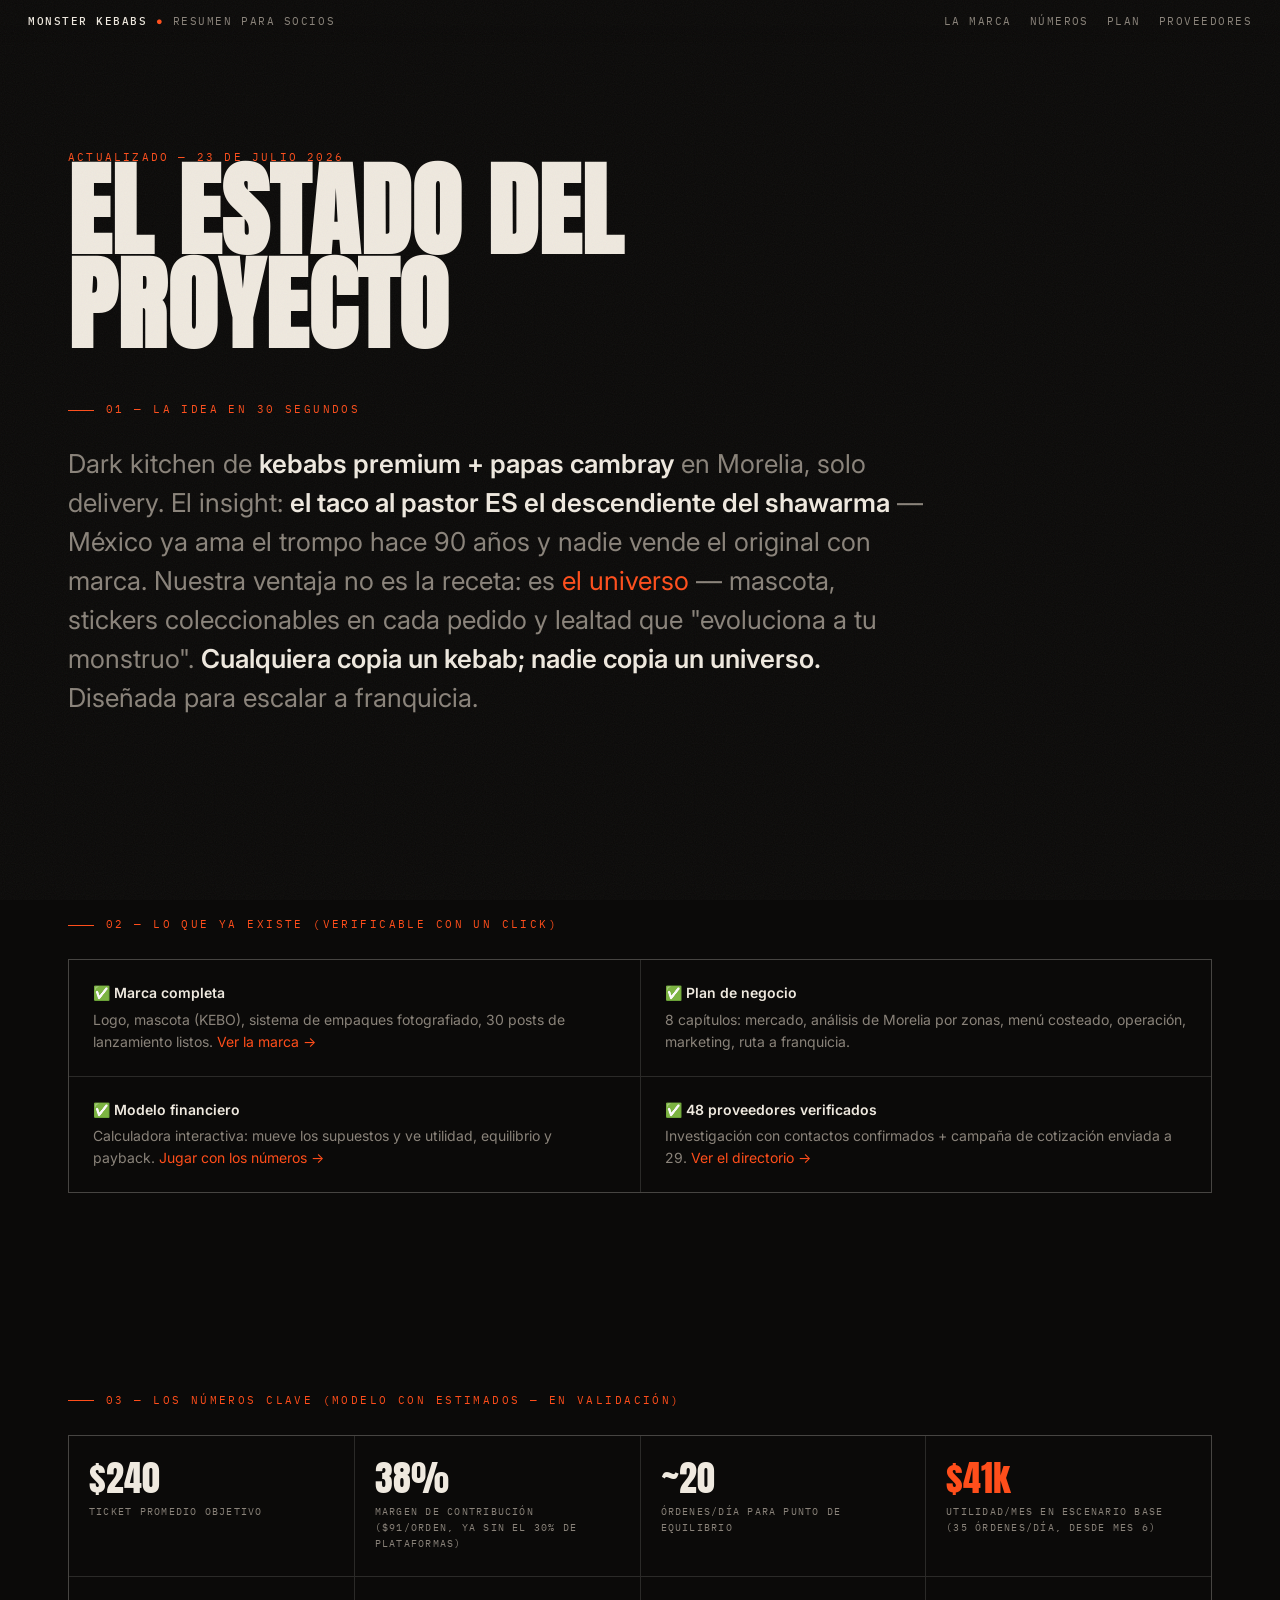
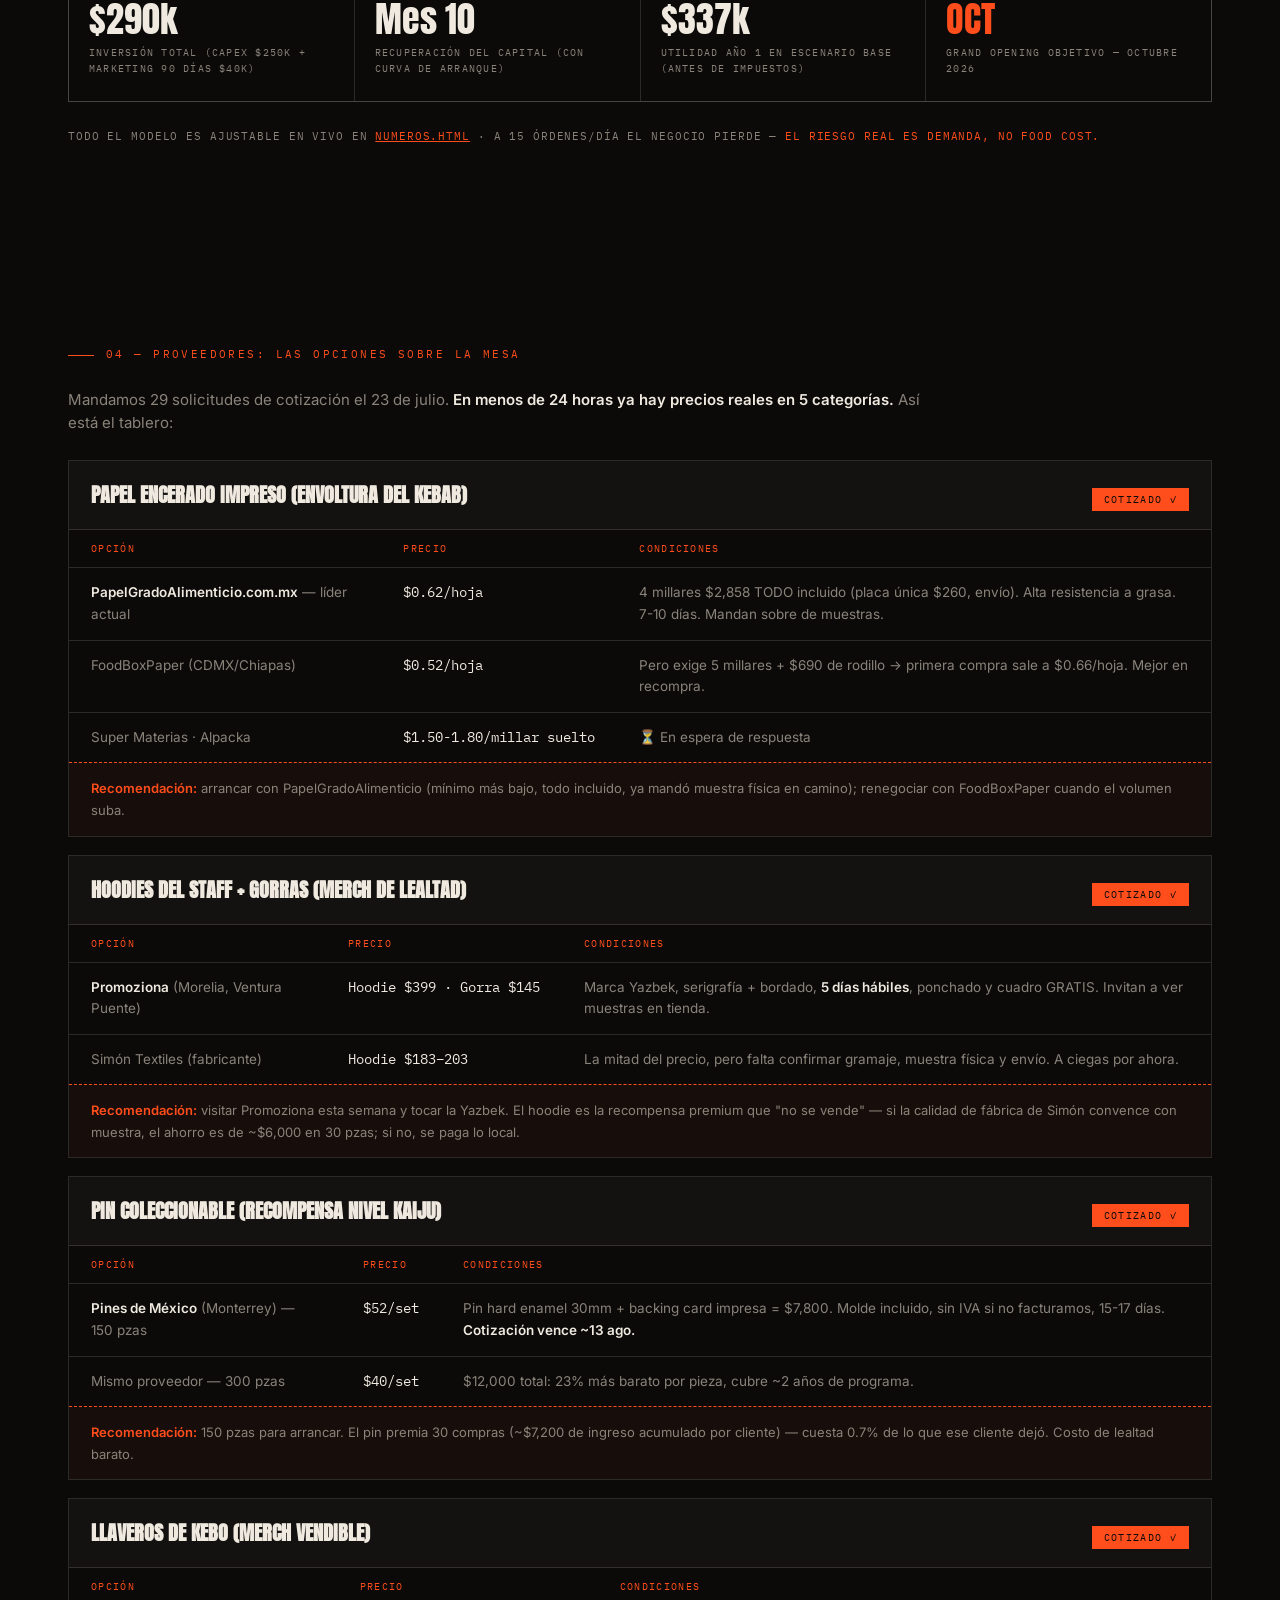
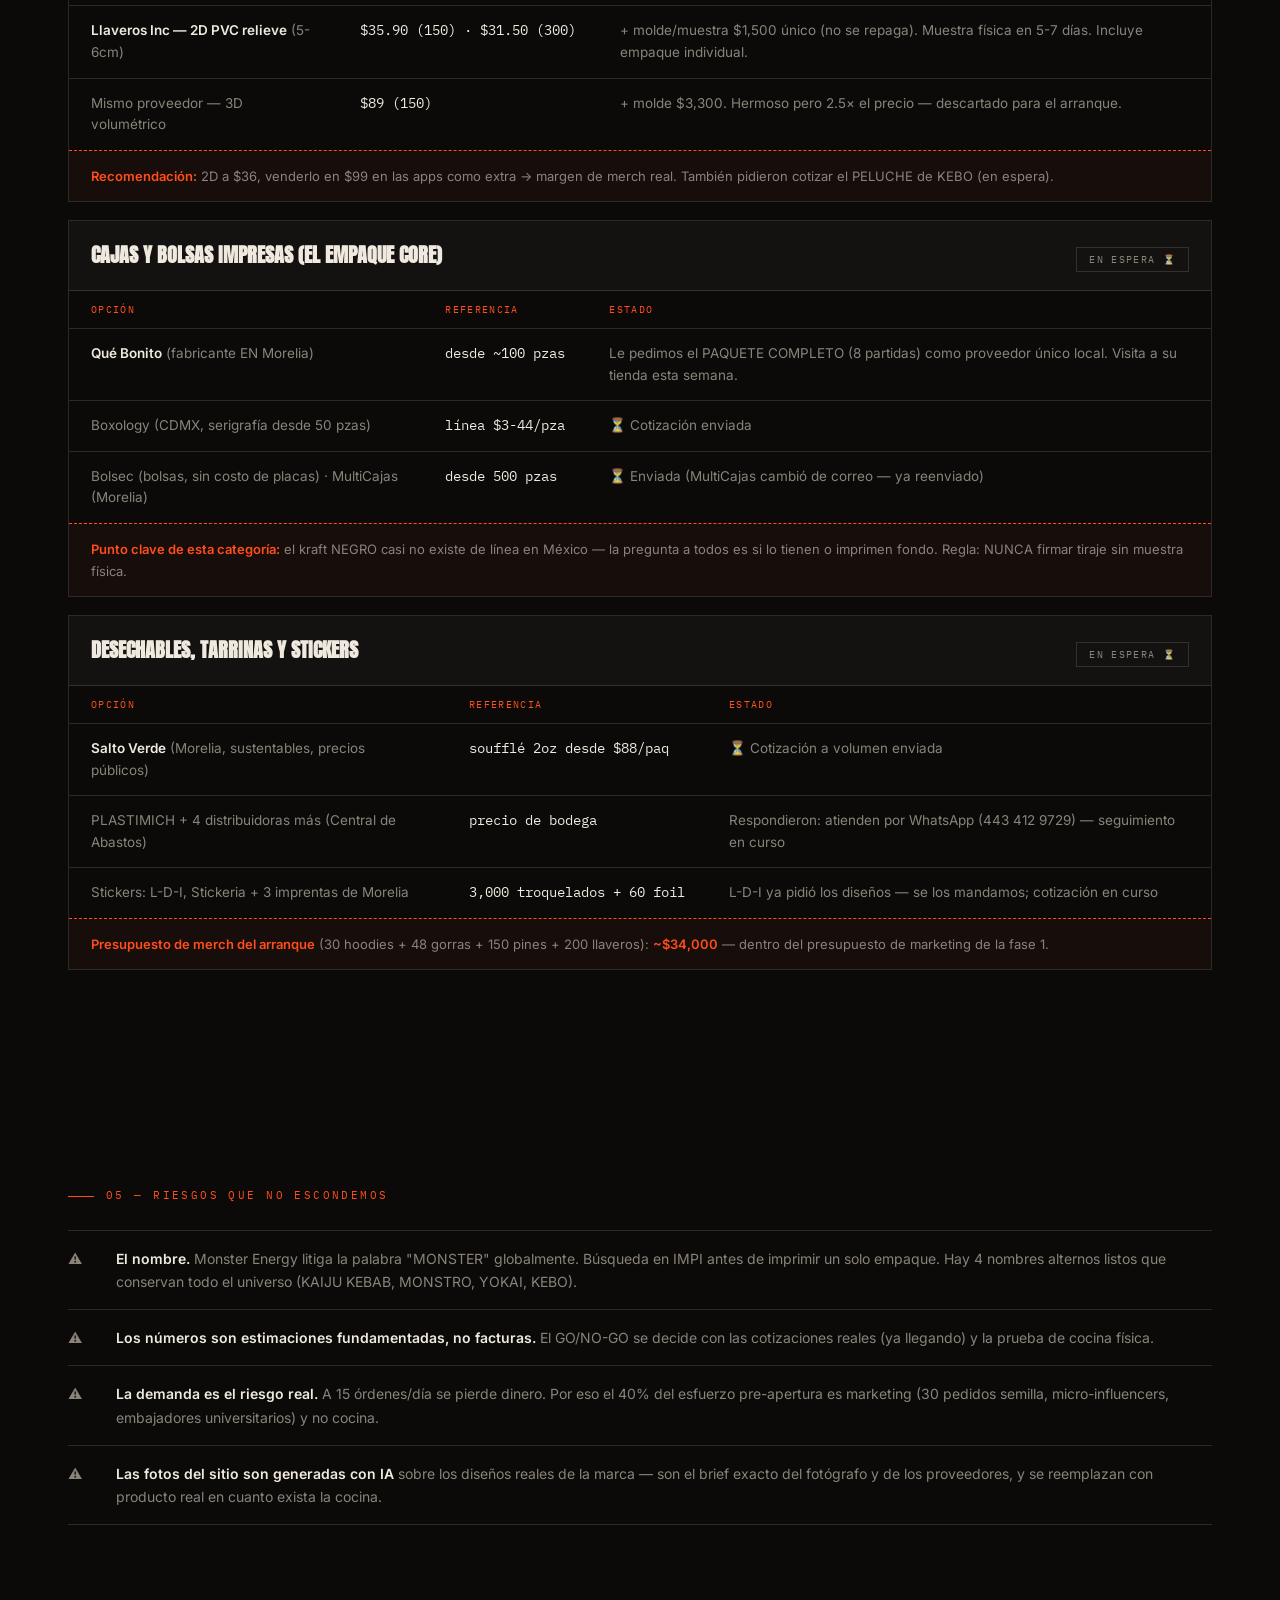
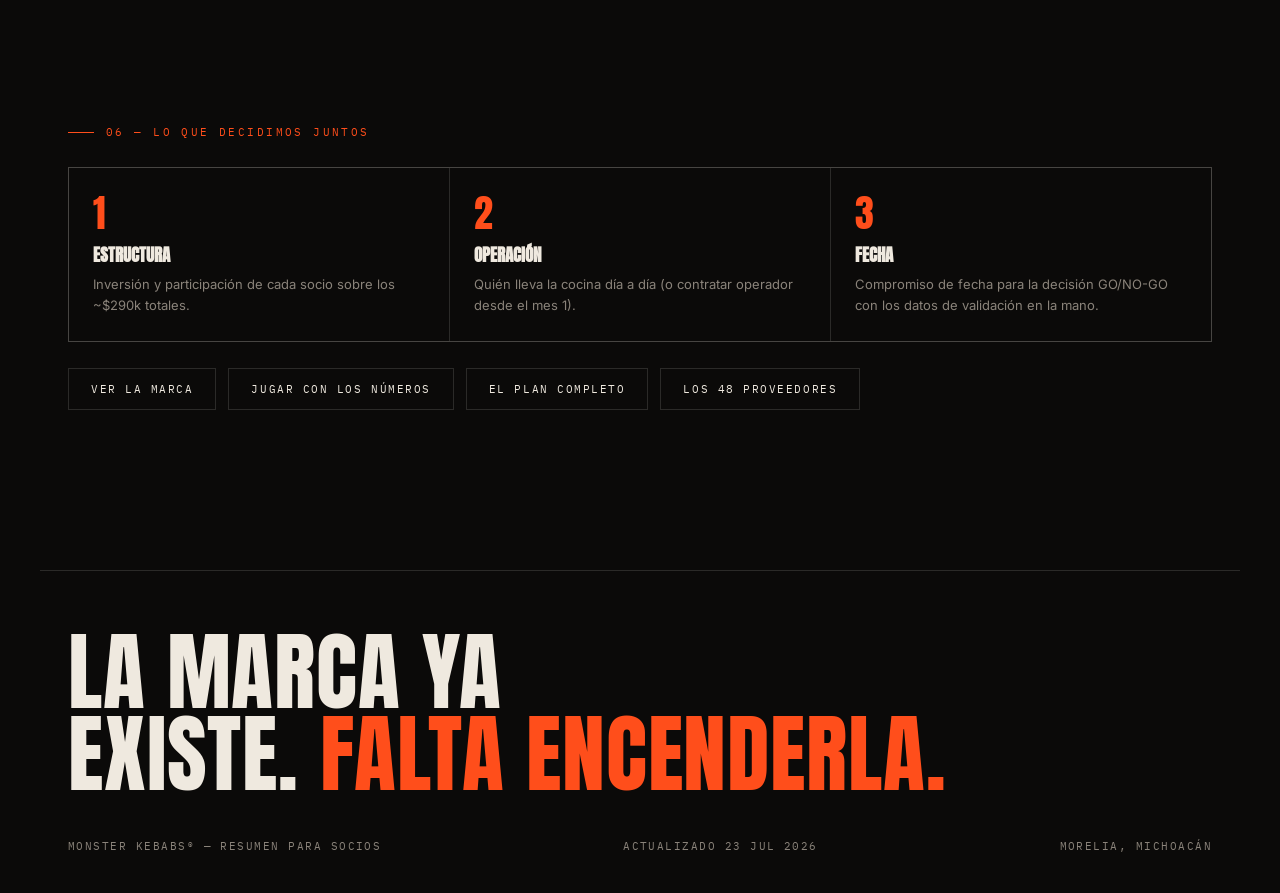
<file: socios.html>
<!DOCTYPE html>
<html lang="es">
<head>
<meta charset="UTF-8">
<meta name="viewport" content="width=device-width, initial-scale=1.0">
<title>MONSTER KEBABS — Resumen para socios</title>
<link rel="preconnect" href="https://fonts.googleapis.com">
<link rel="preconnect" href="https://fonts.gstatic.com" crossorigin>
<link href="https://fonts.googleapis.com/css2?family=Anton&family=IBM+Plex+Mono:wght@400;500&family=Inter:wght@400;500;600&display=swap" rel="stylesheet">
<link rel="stylesheet" href="brand.css">
<style>
  .fecha{font-family:'IBM Plex Mono',monospace;font-size:11px;letter-spacing:.2em;color:var(--ember);text-transform:uppercase}
  .idea{font-size:clamp(19px,2.6vw,26px);line-height:1.5;color:var(--humo);max-width:860px}
  .idea b{color:var(--hueso);font-weight:600}
  .idea .fire{color:var(--ember)}
  .checks{list-style:none;display:grid;grid-template-columns:1fr 1fr;gap:1px;background:var(--line);border:1px solid var(--line)}
  .checks li{background:var(--tinta);padding:22px 24px;font-size:14px;color:var(--humo);line-height:1.6}
  .checks li b{color:var(--hueso);font-weight:600;display:block;margin-bottom:4px}
  .checks li a{color:var(--ember);text-decoration:none}
  .stats{display:grid;grid-template-columns:repeat(4,1fr);gap:1px;background:var(--line);border:1px solid var(--line)}
  .stat{background:var(--tinta);padding:24px 20px}
  .stat .sv{font-family:'Anton',sans-serif;font-size:36px;line-height:1;color:var(--hueso)}
  .stat .sv em{color:var(--ember);font-style:normal}
  .stat .sl{font-family:'IBM Plex Mono',monospace;font-size:9.5px;letter-spacing:.13em;color:var(--humo);text-transform:uppercase;margin-top:8px;line-height:1.7}
  .cat{border:1px solid var(--line);margin-bottom:18px}
  .cat-head{display:flex;justify-content:space-between;align-items:baseline;gap:14px;padding:18px 22px;background:var(--tinta2);border-bottom:1px solid var(--line);flex-wrap:wrap}
  .cat-head h3{font-family:'Anton',sans-serif;font-size:20px;text-transform:uppercase}
  .badge{font-family:'IBM Plex Mono',monospace;font-size:9.5px;letter-spacing:.14em;padding:5px 12px;text-transform:uppercase}
  .badge.ok{background:var(--ember);color:var(--tinta)}
  .badge.wait{border:1px solid var(--line);color:var(--humo)}
  .opciones{width:100%;border-collapse:collapse}
  .opciones th{font-family:'IBM Plex Mono',monospace;font-size:9.5px;letter-spacing:.14em;color:var(--ember);text-transform:uppercase;
    text-align:left;padding:12px 22px;border-bottom:1px solid var(--line);font-weight:400}
  .opciones td{padding:14px 22px;font-size:13.5px;color:var(--humo);line-height:1.6;border-bottom:1px solid var(--line);vertical-align:top}
  .opciones tr:last-child td{border-bottom:none}
  .opciones td b{color:var(--hueso);font-weight:600}
  .opciones .precio{font-family:'IBM Plex Mono',monospace;color:var(--hueso);white-space:nowrap}
  .reco{padding:14px 22px;font-size:13px;line-height:1.7;color:var(--humo);background:rgba(255,78,27,.05);border-top:1px dashed var(--ember)}
  .reco b{color:var(--ember);font-weight:600}
  .riesgos{list-style:none}
  .riesgos li{display:grid;grid-template-columns:34px 1fr;gap:14px;padding:16px 0;border-bottom:1px solid var(--line);font-size:14px;color:var(--humo);line-height:1.65}
  .riesgos li:first-child{border-top:1px solid var(--line)}
  .riesgos b{color:var(--hueso);font-weight:600}
  .decidir{display:grid;grid-template-columns:repeat(3,1fr);gap:1px;background:var(--line);border:1px solid var(--line)}
  .decidir .d{background:var(--tinta);padding:26px 24px}
  .decidir .dn{font-family:'Anton',sans-serif;font-size:38px;color:var(--ember);line-height:1}
  .decidir h4{font-family:'Anton',sans-serif;font-size:17px;text-transform:uppercase;margin-top:10px}
  .decidir p{color:var(--humo);font-size:13px;line-height:1.6;margin-top:6px}
  .linkrow{display:flex;gap:12px;flex-wrap:wrap;margin-top:26px}
  .linkrow a{font-family:'IBM Plex Mono',monospace;font-size:11px;letter-spacing:.14em;text-transform:uppercase;
    border:1px solid var(--line);padding:13px 22px;color:var(--hueso);text-decoration:none;transition:.2s}
  .linkrow a:hover{border-color:var(--ember);color:var(--ember)}
  @media(max-width:820px){.checks{grid-template-columns:1fr}.stats{grid-template-columns:repeat(2,1fr)}.decidir{grid-template-columns:1fr}
    .opciones{display:block;overflow-x:auto}}
</style>
</head>
<body>

<div class="topbar">
  <div><b>MONSTER KEBABS</b><span class="dot"> ●</span> RESUMEN PARA SOCIOS</div>
  <nav class="nav"><a href="index.html">LA MARCA</a><a href="numeros.html">NÚMEROS</a><a href="plan.html">PLAN</a><a href="proveedores.html">PROVEEDORES</a></nav>
</div>

<section class="page-head">
  <div class="fecha">ACTUALIZADO — 23 DE JULIO 2026</div>
  <h1 class="display">El estado del<br>proyecto</h1>
</section>

<!-- LA IDEA -->
<section class="rv" style="padding-top:20px">
  <div class="label">01 — LA IDEA EN 30 SEGUNDOS</div>
  <p class="idea">Dark kitchen de <b>kebabs premium + papas cambray</b> en Morelia, solo delivery.
  El insight: <b>el taco al pastor ES el descendiente del shawarma</b> — México ya ama el trompo hace 90 años
  y nadie vende el original con marca. Nuestra ventaja no es la receta: es <span class="fire">el universo</span> —
  mascota, stickers coleccionables en cada pedido y lealtad que "evoluciona a tu monstruo".
  <b>Cualquiera copia un kebab; nadie copia un universo.</b> Diseñada para escalar a franquicia.</p>
</section>

<!-- LO QUE EXISTE -->
<section class="rv">
  <div class="label">02 — LO QUE YA EXISTE (VERIFICABLE CON UN CLICK)</div>
  <ul class="checks">
    <li><b>✅ Marca completa</b>Logo, mascota (KEBO), sistema de empaques fotografiado, 30 posts de lanzamiento listos. <a href="index.html">Ver la marca →</a></li>
    <li><b>✅ Plan de negocio</b>8 capítulos: mercado, análisis de Morelia por zonas, menú costeado, operación, marketing, ruta a franquicia.</li>
    <li><b>✅ Modelo financiero</b>Calculadora interactiva: mueve los supuestos y ve utilidad, equilibrio y payback. <a href="numeros.html">Jugar con los números →</a></li>
    <li><b>✅ 48 proveedores verificados</b>Investigación con contactos confirmados + campaña de cotización enviada a 29. <a href="proveedores.html">Ver el directorio →</a></li>
  </ul>
</section>

<!-- NÚMEROS -->
<section class="rv">
  <div class="label">03 — LOS NÚMEROS CLAVE (MODELO CON ESTIMADOS — EN VALIDACIÓN)</div>
  <div class="stats">
    <div class="stat"><div class="sv">$240</div><div class="sl">Ticket promedio objetivo</div></div>
    <div class="stat"><div class="sv">38%</div><div class="sl">Margen de contribución ($91/orden, ya sin el 30% de plataformas)</div></div>
    <div class="stat"><div class="sv">~20</div><div class="sl">Órdenes/día para punto de equilibrio</div></div>
    <div class="stat"><div class="sv"><em>$41k</em></div><div class="sl">Utilidad/mes en escenario base (35 órdenes/día, desde mes 6)</div></div>
    <div class="stat"><div class="sv">$290k</div><div class="sl">Inversión total (CAPEX $250k + marketing 90 días $40k)</div></div>
    <div class="stat"><div class="sv">Mes 10</div><div class="sl">Recuperación del capital (con curva de arranque)</div></div>
    <div class="stat"><div class="sv">$337k</div><div class="sl">Utilidad año 1 en escenario base (antes de impuestos)</div></div>
    <div class="stat"><div class="sv"><em>OCT</em></div><div class="sl">Grand Opening objetivo — octubre 2026</div></div>
  </div>
  <p class="note">TODO EL MODELO ES AJUSTABLE EN VIVO EN <a href="numeros.html" style="color:var(--ember)">NUMEROS.HTML</a> ·
  A 15 ÓRDENES/DÍA EL NEGOCIO PIERDE — <em>EL RIESGO REAL ES DEMANDA, NO FOOD COST.</em></p>
</section>

<!-- PROVEEDORES: LAS OPCIONES -->
<section class="rv">
  <div class="label">04 — PROVEEDORES: LAS OPCIONES SOBRE LA MESA</div>
  <p class="idea" style="font-size:15px;margin-bottom:26px">Mandamos 29 solicitudes de cotización el 23 de julio.
  <b>En menos de 24 horas ya hay precios reales en 5 categorías.</b> Así está el tablero:</p>

  <!-- PAPEL -->
  <div class="cat">
    <div class="cat-head"><h3>Papel encerado impreso (envoltura del kebab)</h3><span class="badge ok">COTIZADO ✓</span></div>
    <table class="opciones">
      <tr><th>Opción</th><th>Precio</th><th>Condiciones</th></tr>
      <tr><td><b>PapelGradoAlimenticio.com.mx</b> — líder actual</td><td class="precio">$0.62/hoja</td><td>4 millares $2,858 TODO incluido (placa única $260, envío). Alta resistencia a grasa. 7-10 días. Mandan sobre de muestras.</td></tr>
      <tr><td>FoodBoxPaper (CDMX/Chiapas)</td><td class="precio">$0.52/hoja</td><td>Pero exige 5 millares + $690 de rodillo → primera compra sale a $0.66/hoja. Mejor en recompra.</td></tr>
      <tr><td>Super Materias · Alpacka</td><td class="precio">$1.50-1.80/millar suelto</td><td>⏳ En espera de respuesta</td></tr>
    </table>
    <div class="reco"><b>Recomendación:</b> arrancar con PapelGradoAlimenticio (mínimo más bajo, todo incluido, ya mandó muestra física en camino); renegociar con FoodBoxPaper cuando el volumen suba.</div>
  </div>

  <!-- TEXTIL -->
  <div class="cat">
    <div class="cat-head"><h3>Hoodies del staff + gorras (merch de lealtad)</h3><span class="badge ok">COTIZADO ✓</span></div>
    <table class="opciones">
      <tr><th>Opción</th><th>Precio</th><th>Condiciones</th></tr>
      <tr><td><b>Promoziona</b> (Morelia, Ventura Puente)</td><td class="precio">Hoodie $399 · Gorra $145</td><td>Marca Yazbek, serigrafía + bordado, <b>5 días hábiles</b>, ponchado y cuadro GRATIS. Invitan a ver muestras en tienda.</td></tr>
      <tr><td>Simón Textiles (fabricante)</td><td class="precio">Hoodie $183–203</td><td>La mitad del precio, pero falta confirmar gramaje, muestra física y envío. A ciegas por ahora.</td></tr>
    </table>
    <div class="reco"><b>Recomendación:</b> visitar Promoziona esta semana y tocar la Yazbek. El hoodie es la recompensa premium que "no se vende" — si la calidad de fábrica de Simón convence con muestra, el ahorro es de ~$6,000 en 30 pzas; si no, se paga lo local.</div>
  </div>

  <!-- PINES -->
  <div class="cat">
    <div class="cat-head"><h3>Pin coleccionable (recompensa nivel KAIJU)</h3><span class="badge ok">COTIZADO ✓</span></div>
    <table class="opciones">
      <tr><th>Opción</th><th>Precio</th><th>Condiciones</th></tr>
      <tr><td><b>Pines de México</b> (Monterrey) — 150 pzas</td><td class="precio">$52/set</td><td>Pin hard enamel 30mm + backing card impresa = $7,800. Molde incluido, sin IVA si no facturamos, 15-17 días. <b>Cotización vence ~13 ago.</b></td></tr>
      <tr><td>Mismo proveedor — 300 pzas</td><td class="precio">$40/set</td><td>$12,000 total: 23% más barato por pieza, cubre ~2 años de programa.</td></tr>
    </table>
    <div class="reco"><b>Recomendación:</b> 150 pzas para arrancar. El pin premia 30 compras (~$7,200 de ingreso acumulado por cliente) — cuesta 0.7% de lo que ese cliente dejó. Costo de lealtad barato.</div>
  </div>

  <!-- LLAVEROS -->
  <div class="cat">
    <div class="cat-head"><h3>Llaveros de KEBO (merch vendible)</h3><span class="badge ok">COTIZADO ✓</span></div>
    <table class="opciones">
      <tr><th>Opción</th><th>Precio</th><th>Condiciones</th></tr>
      <tr><td><b>Llaveros Inc — 2D PVC relieve</b> (5-6cm)</td><td class="precio">$35.90 (150) · $31.50 (300)</td><td>+ molde/muestra $1,500 único (no se repaga). Muestra física en 5-7 días. Incluye empaque individual.</td></tr>
      <tr><td>Mismo proveedor — 3D volumétrico</td><td class="precio">$89 (150)</td><td>+ molde $3,300. Hermoso pero 2.5× el precio — descartado para el arranque.</td></tr>
    </table>
    <div class="reco"><b>Recomendación:</b> 2D a $36, venderlo en $99 en las apps como extra → margen de merch real. También pidieron cotizar el PELUCHE de KEBO (en espera).</div>
  </div>

  <!-- CAJAS -->
  <div class="cat">
    <div class="cat-head"><h3>Cajas y bolsas impresas (el empaque core)</h3><span class="badge wait">EN ESPERA ⏳</span></div>
    <table class="opciones">
      <tr><th>Opción</th><th>Referencia</th><th>Estado</th></tr>
      <tr><td><b>Qué Bonito</b> (fabricante EN Morelia)</td><td class="precio">desde ~100 pzas</td><td>Le pedimos el PAQUETE COMPLETO (8 partidas) como proveedor único local. Visita a su tienda esta semana.</td></tr>
      <tr><td>Boxology (CDMX, serigrafía desde 50 pzas)</td><td class="precio">línea $3-44/pza</td><td>⏳ Cotización enviada</td></tr>
      <tr><td>Bolsec (bolsas, sin costo de placas) · MultiCajas (Morelia)</td><td class="precio">desde 500 pzas</td><td>⏳ Enviada (MultiCajas cambió de correo — ya reenviado)</td></tr>
    </table>
    <div class="reco"><b>Punto clave de esta categoría:</b> el kraft NEGRO casi no existe de línea en México — la pregunta a todos es si lo tienen o imprimen fondo. Regla: NUNCA firmar tiraje sin muestra física.</div>
  </div>

  <!-- DESECHABLES + STICKERS -->
  <div class="cat">
    <div class="cat-head"><h3>Desechables, tarrinas y stickers</h3><span class="badge wait">EN ESPERA ⏳</span></div>
    <table class="opciones">
      <tr><th>Opción</th><th>Referencia</th><th>Estado</th></tr>
      <tr><td><b>Salto Verde</b> (Morelia, sustentables, precios públicos)</td><td class="precio">soufflé 2oz desde $88/paq</td><td>⏳ Cotización a volumen enviada</td></tr>
      <tr><td>PLASTIMICH + 4 distribuidoras más (Central de Abastos)</td><td class="precio">precio de bodega</td><td>Respondieron: atienden por WhatsApp (443 412 9729) — seguimiento en curso</td></tr>
      <tr><td>Stickers: L-D-I, Stickeria + 3 imprentas de Morelia</td><td class="precio">3,000 troquelados + 60 foil</td><td>L-D-I ya pidió los diseños — se los mandamos; cotización en curso</td></tr>
    </table>
    <div class="reco"><b>Presupuesto de merch del arranque</b> (30 hoodies + 48 gorras + 150 pines + 200 llaveros): <b>~$34,000</b> — dentro del presupuesto de marketing de la fase 1.</div>
  </div>
</section>

<!-- RIESGOS -->
<section class="rv">
  <div class="label">05 — RIESGOS QUE NO ESCONDEMOS</div>
  <ul class="riesgos">
    <li><span>⚠️</span><p><b>El nombre.</b> Monster Energy litiga la palabra "MONSTER" globalmente. Búsqueda en IMPI antes de imprimir un solo empaque. Hay 4 nombres alternos listos que conservan todo el universo (KAIJU KEBAB, MONSTRO, YOKAI, KEBO).</p></li>
    <li><span>⚠️</span><p><b>Los números son estimaciones fundamentadas, no facturas.</b> El GO/NO-GO se decide con las cotizaciones reales (ya llegando) y la prueba de cocina física.</p></li>
    <li><span>⚠️</span><p><b>La demanda es el riesgo real.</b> A 15 órdenes/día se pierde dinero. Por eso el 40% del esfuerzo pre-apertura es marketing (30 pedidos semilla, micro-influencers, embajadores universitarios) y no cocina.</p></li>
    <li><span>⚠️</span><p><b>Las fotos del sitio son generadas con IA</b> sobre los diseños reales de la marca — son el brief exacto del fotógrafo y de los proveedores, y se reemplazan con producto real en cuanto exista la cocina.</p></li>
  </ul>
</section>

<!-- DECIDIR -->
<section class="rv">
  <div class="label">06 — LO QUE DECIDIMOS JUNTOS</div>
  <div class="decidir">
    <div class="d"><div class="dn">1</div><h4>Estructura</h4><p>Inversión y participación de cada socio sobre los ~$290k totales.</p></div>
    <div class="d"><div class="dn">2</div><h4>Operación</h4><p>Quién lleva la cocina día a día (o contratar operador desde el mes 1).</p></div>
    <div class="d"><div class="dn">3</div><h4>Fecha</h4><p>Compromiso de fecha para la decisión GO/NO-GO con los datos de validación en la mano.</p></div>
  </div>
  <div class="linkrow">
    <a href="index.html">VER LA MARCA</a>
    <a href="numeros.html">JUGAR CON LOS NÚMEROS</a>
    <a href="plan.html">EL PLAN COMPLETO</a>
    <a href="proveedores.html">LOS 48 PROVEEDORES</a>
  </div>
</section>

<footer class="rv">
  <div class="big display">La marca ya<br>existe.<span> Falta encenderla.</span></div>
  <div class="foot-meta">
    <span>MONSTER KEBABS® — RESUMEN PARA SOCIOS</span>
    <span>ACTUALIZADO 23 JUL 2026</span>
    <span>MORELIA, MICHOACÁN</span>
  </div>
</footer>

<script>
  const io = new IntersectionObserver(es => {
    es.forEach(e => { if (e.isIntersecting) { e.target.classList.add('on'); io.unobserve(e.target); } });
  }, { threshold: 0.06 });
  document.querySelectorAll('.rv').forEach(el => io.observe(el));
</script>
</body>
</html>
</file>
<file: brand.css>
/* MONSTER KEBABS — sistema compartido */
:root{
  --tinta:#0B0A09;
  --tinta2:#141210;
  --hueso:#EFE9DF;
  --humo:#8A837A;
  --ember:#FF4E1B;
  --line:rgba(239,233,223,.14);
}
*{margin:0;padding:0;box-sizing:border-box}
html{scroll-behavior:smooth}
body{
  background:var(--tinta);
  color:var(--hueso);
  font-family:'Inter',sans-serif;
  -webkit-font-smoothing:antialiased;
  overflow-x:hidden;
}
::selection{background:var(--ember);color:var(--tinta)}
.mono{font-family:'IBM Plex Mono',monospace}
.display{font-family:'Anton',sans-serif;text-transform:uppercase;line-height:.92;letter-spacing:.01em}

body::after{
  content:"";position:fixed;inset:0;pointer-events:none;z-index:999;opacity:.05;
  background-image:url("data:image/svg+xml,%3Csvg xmlns='http://www.w3.org/2000/svg' width='160' height='160'%3E%3Cfilter id='n'%3E%3CfeTurbulence type='fractalNoise' baseFrequency='0.9' numOctaves='2'/%3E%3C/filter%3E%3Crect width='160' height='160' filter='url(%23n)' opacity='1'/%3E%3C/svg%3E");
}

.topbar{
  position:fixed;top:0;left:0;right:0;z-index:100;
  display:flex;justify-content:space-between;align-items:center;gap:12px;
  padding:14px 28px;font-size:11px;letter-spacing:.14em;
  color:var(--humo);text-transform:uppercase;
  background:linear-gradient(var(--tinta) 60%,transparent);
  font-family:'IBM Plex Mono',monospace;
}
.topbar b{color:var(--hueso);font-weight:500}
.topbar .dot{color:var(--ember)}
.nav{display:flex;gap:18px;flex-wrap:wrap}
.nav a{color:var(--humo);text-decoration:none;font-size:10.5px;letter-spacing:.14em;transition:.2s}
.nav a:hover{color:var(--ember)}
.nav a.on{color:var(--ember)}

section{max-width:1200px;margin:0 auto;padding:100px 28px}
.page-head{padding-top:150px;padding-bottom:30px}
.page-head h1{font-size:clamp(48px,8vw,110px)}
.page-head .sub{color:var(--humo);font-size:14px;margin-top:18px;max-width:560px;line-height:1.7}

.label{
  font-family:'IBM Plex Mono',monospace;font-size:11px;letter-spacing:.22em;
  text-transform:uppercase;color:var(--ember);margin-bottom:28px;
}
.label::before{content:"";display:inline-block;width:26px;height:1px;background:var(--ember);vertical-align:middle;margin-right:12px}

.card-hueso{background:var(--hueso);color:var(--tinta);padding:36px;position:relative}
.card-hueso .serial{position:absolute;top:12px;left:14px;font-size:9.5px;letter-spacing:.18em;color:rgba(11,10,9,.5);font-family:'IBM Plex Mono',monospace;text-transform:uppercase}

.grid-2{display:grid;grid-template-columns:1fr 1fr;gap:1px;background:var(--line);border:1px solid var(--line)}
.grid-3{display:grid;grid-template-columns:repeat(3,1fr);gap:1px;background:var(--line);border:1px solid var(--line)}
.grid-4{display:grid;grid-template-columns:repeat(4,1fr);gap:1px;background:var(--line);border:1px solid var(--line)}
.cell{background:var(--tinta);padding:28px}
.cell .cap{font-family:'IBM Plex Mono',monospace;font-size:10px;letter-spacing:.16em;color:var(--humo);text-transform:uppercase;margin-top:16px;line-height:1.8}
.cell .cap em{color:var(--ember);font-style:normal}
.cell h3{font-family:'Anton',sans-serif;font-size:20px;text-transform:uppercase;margin-top:12px}

.note{font-family:'IBM Plex Mono',monospace;font-size:11px;color:var(--humo);margin-top:24px;letter-spacing:.08em;line-height:1.9}
.note em{color:var(--ember);font-style:normal}

.marquee{border-top:1px solid var(--line);border-bottom:1px solid var(--line);overflow:hidden;padding:16px 0;white-space:nowrap}
.marquee-inner{display:inline-block;animation:mq 26s linear infinite;font-family:'Anton',sans-serif;font-size:22px;letter-spacing:.08em;color:var(--humo);text-transform:uppercase}
.marquee-inner em{color:var(--ember);font-style:normal;margin:0 22px}
@keyframes mq{from{transform:translateX(0)}to{transform:translateX(-50%)}}

footer{border-top:1px solid var(--line);padding:60px 28px 40px;max-width:1200px;margin:60px auto 0}
footer .big{font-family:'Anton',sans-serif;font-size:clamp(40px,7vw,86px);text-transform:uppercase;line-height:.95}
footer .big span{color:var(--ember)}
.foot-meta{display:flex;justify-content:space-between;flex-wrap:wrap;gap:14px;margin-top:44px;
  font-family:'IBM Plex Mono',monospace;font-size:10.5px;color:var(--humo);letter-spacing:.14em;text-transform:uppercase}

.rv{opacity:0;transform:translateY(26px);transition:opacity .8s ease,transform .8s ease}
.rv.on{opacity:1;transform:none}

@media(max-width:820px){
  .grid-2,.grid-3,.grid-4{grid-template-columns:1fr}
  section{padding:70px 20px}
  .topbar{flex-direction:column;align-items:flex-start;background:var(--tinta)}
  .page-head{padding-top:170px}
}
</file>
